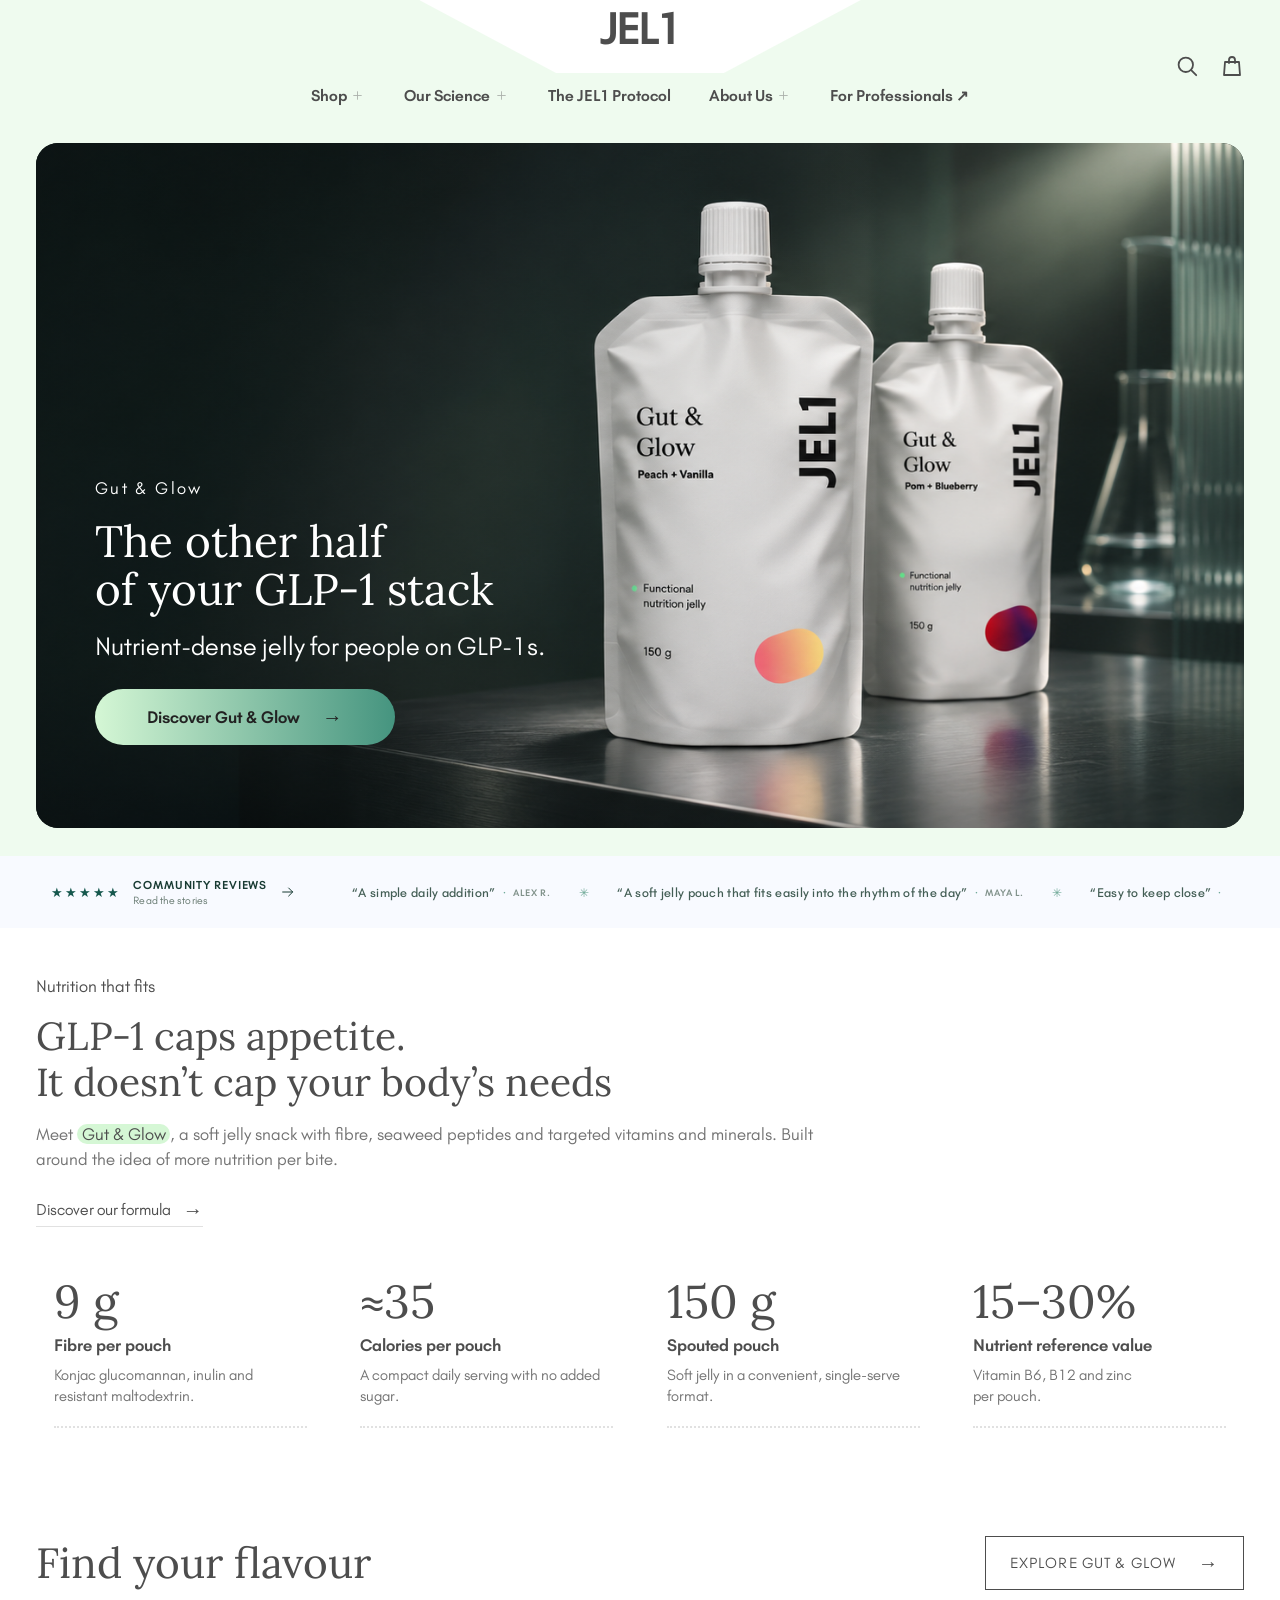
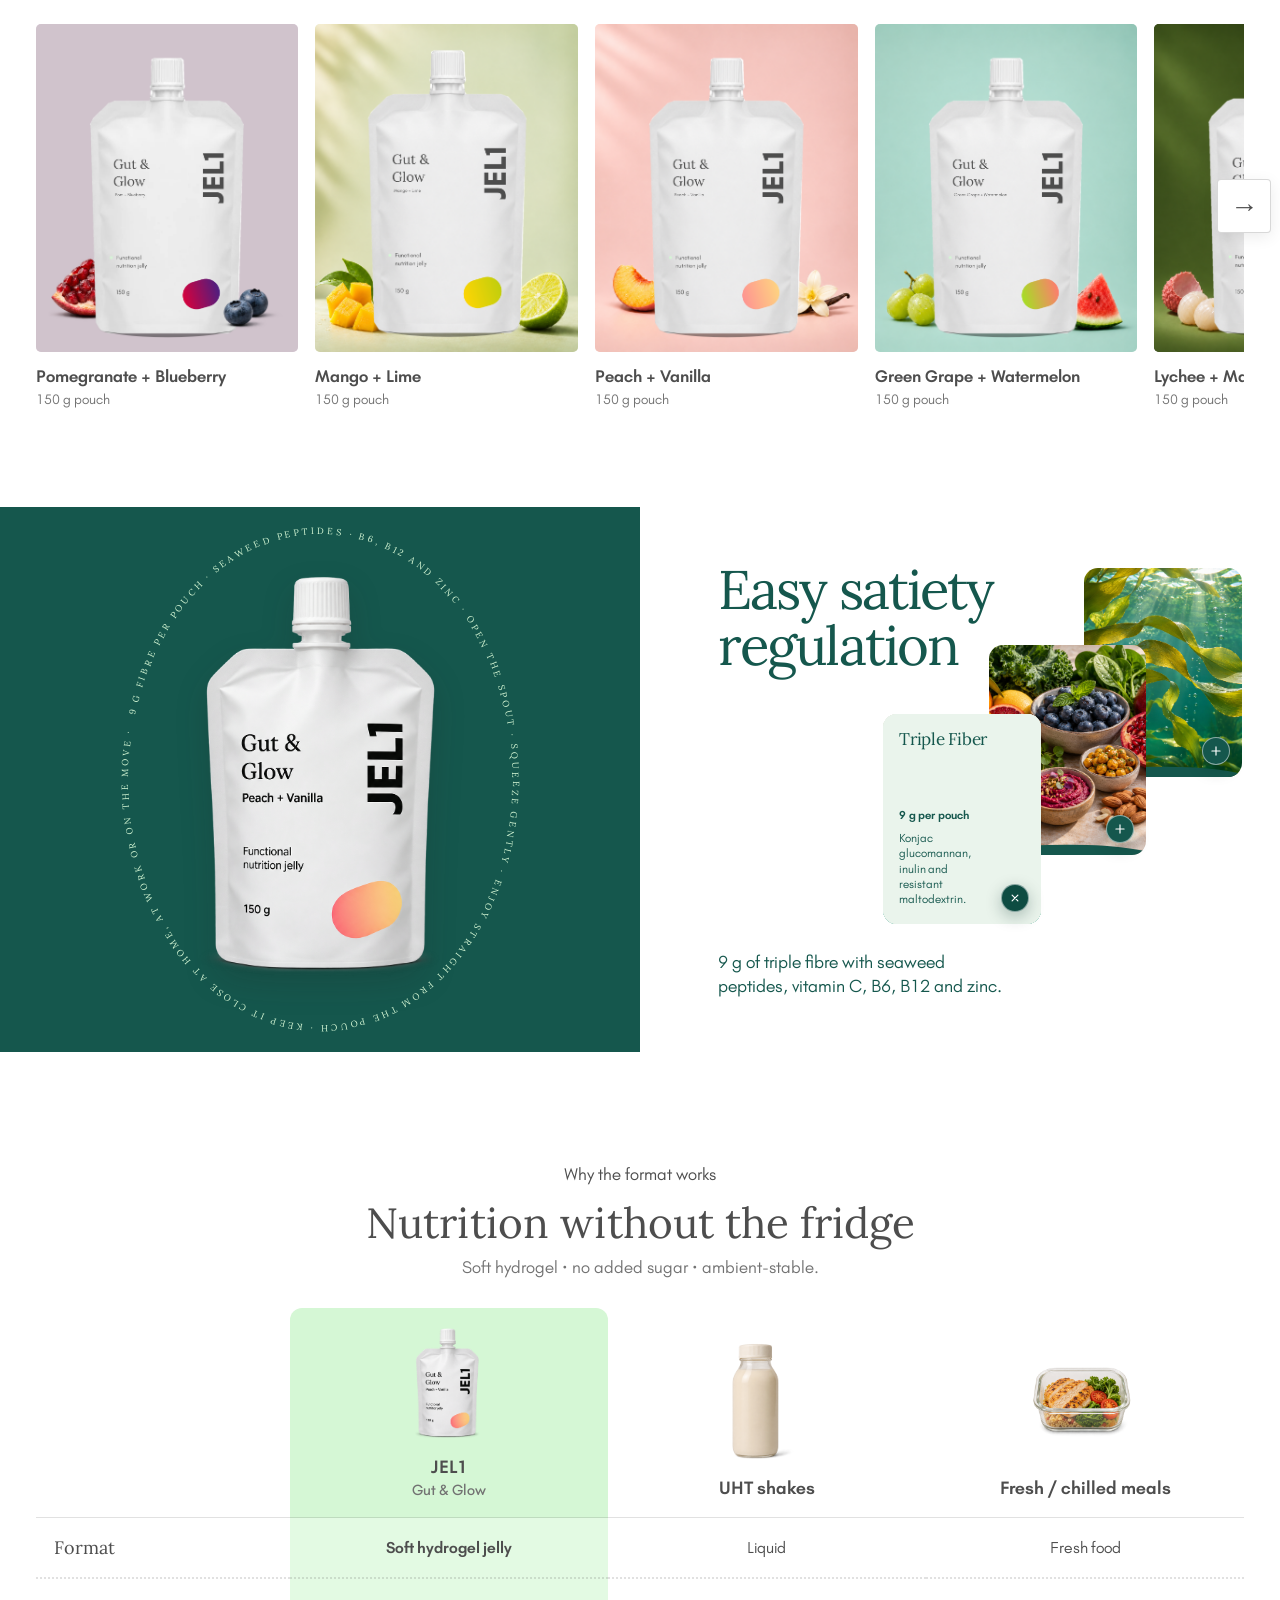
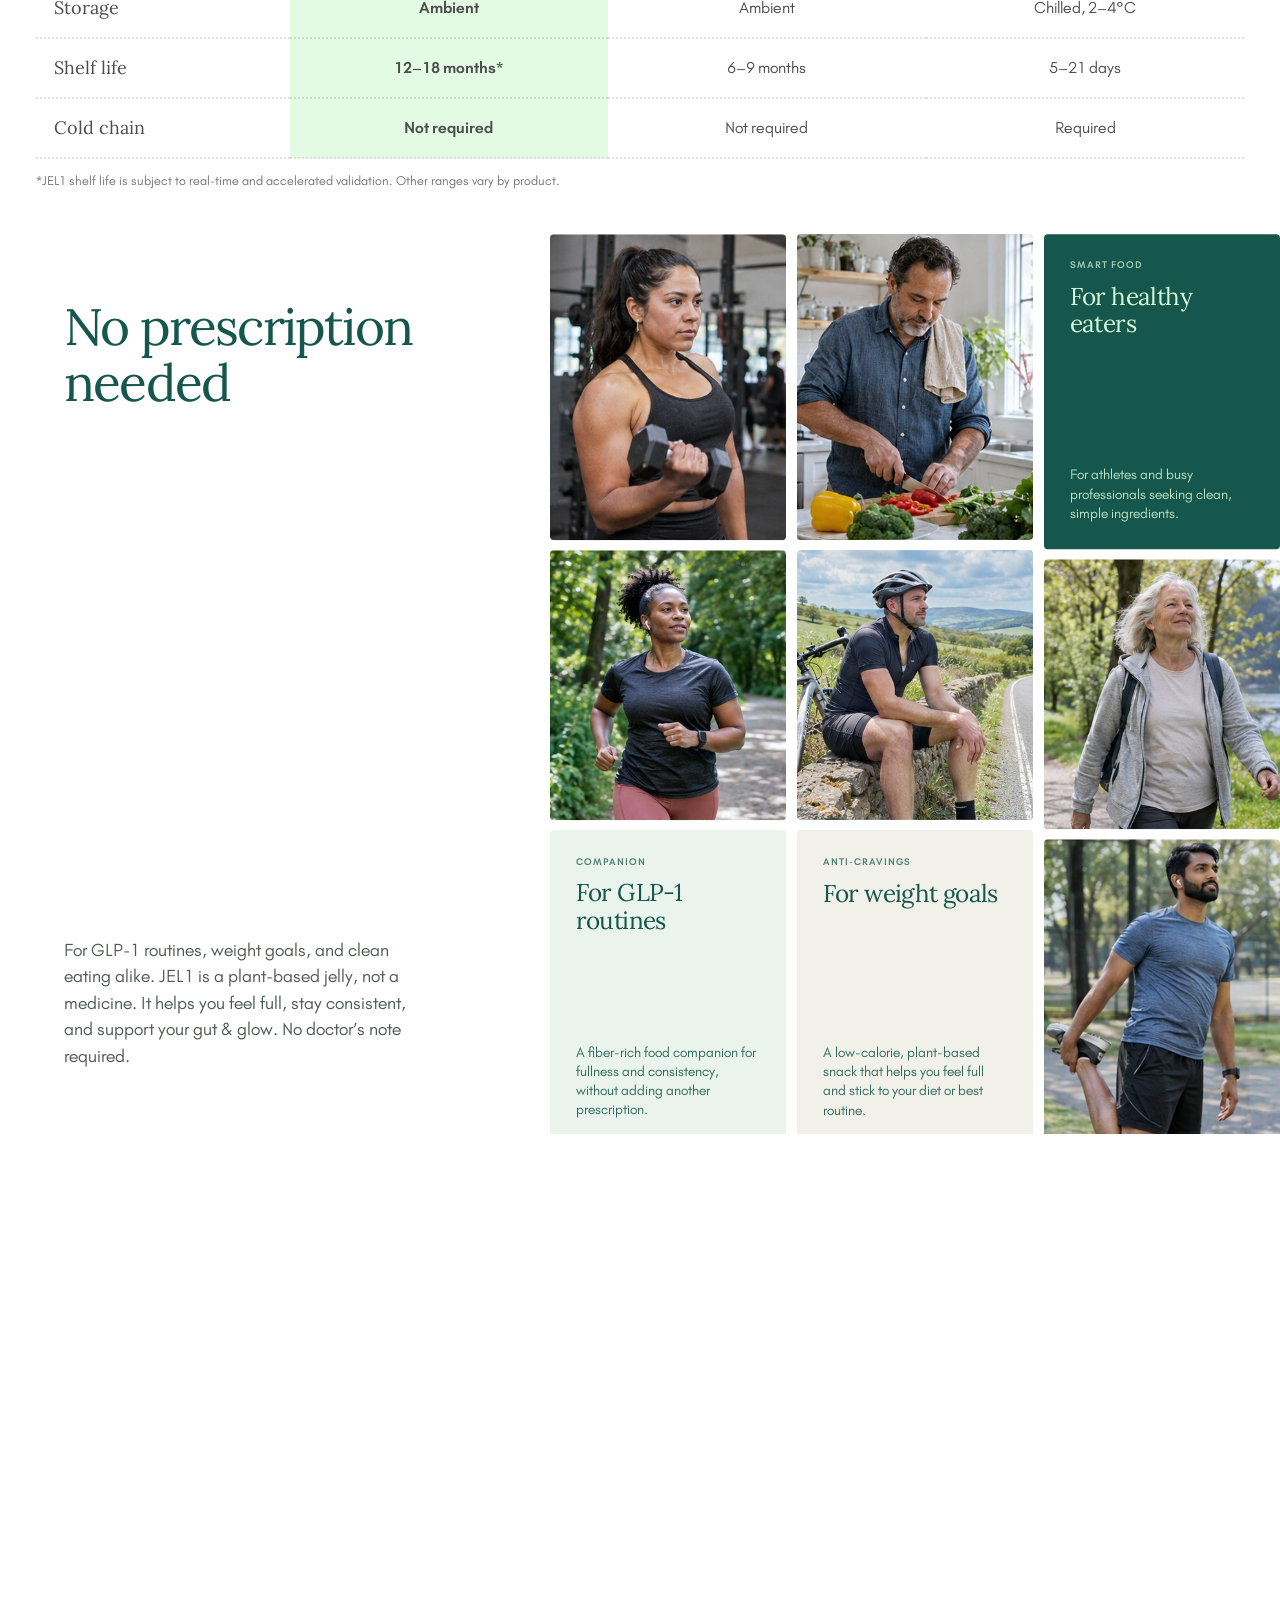
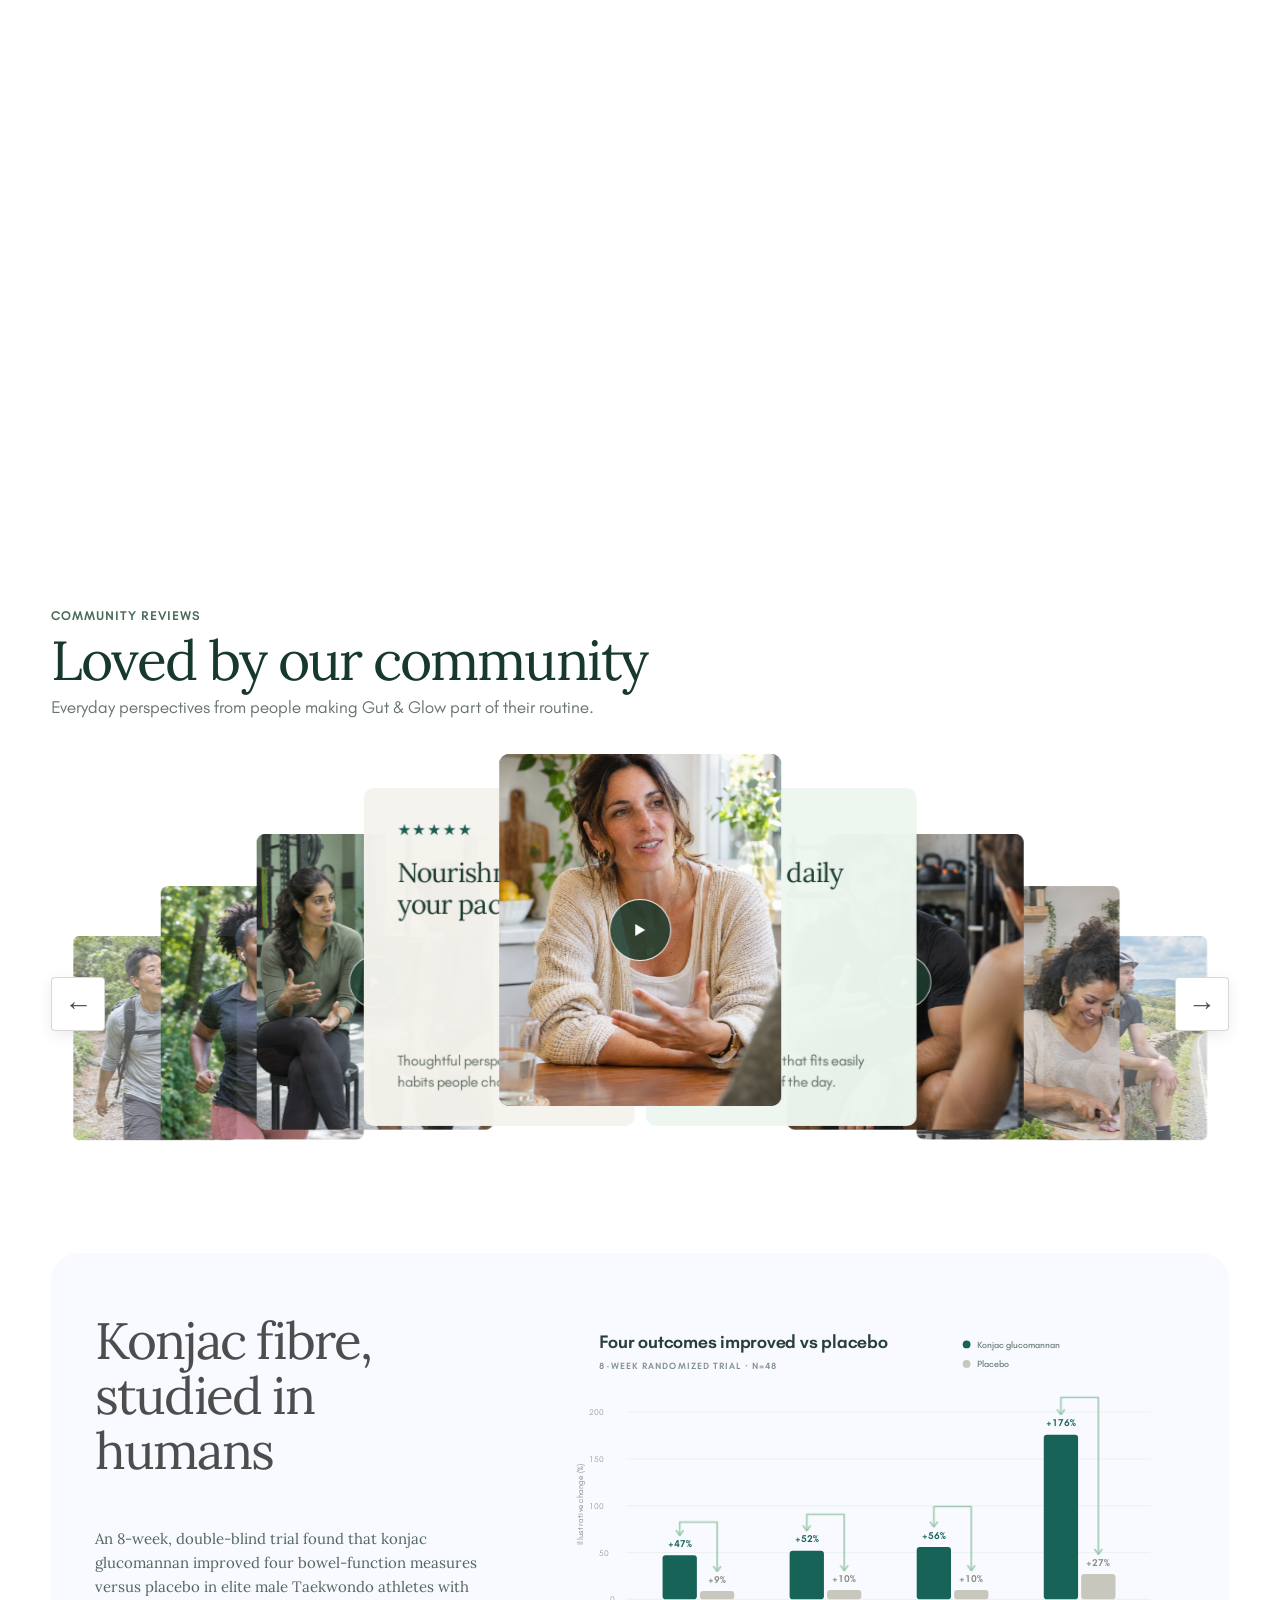
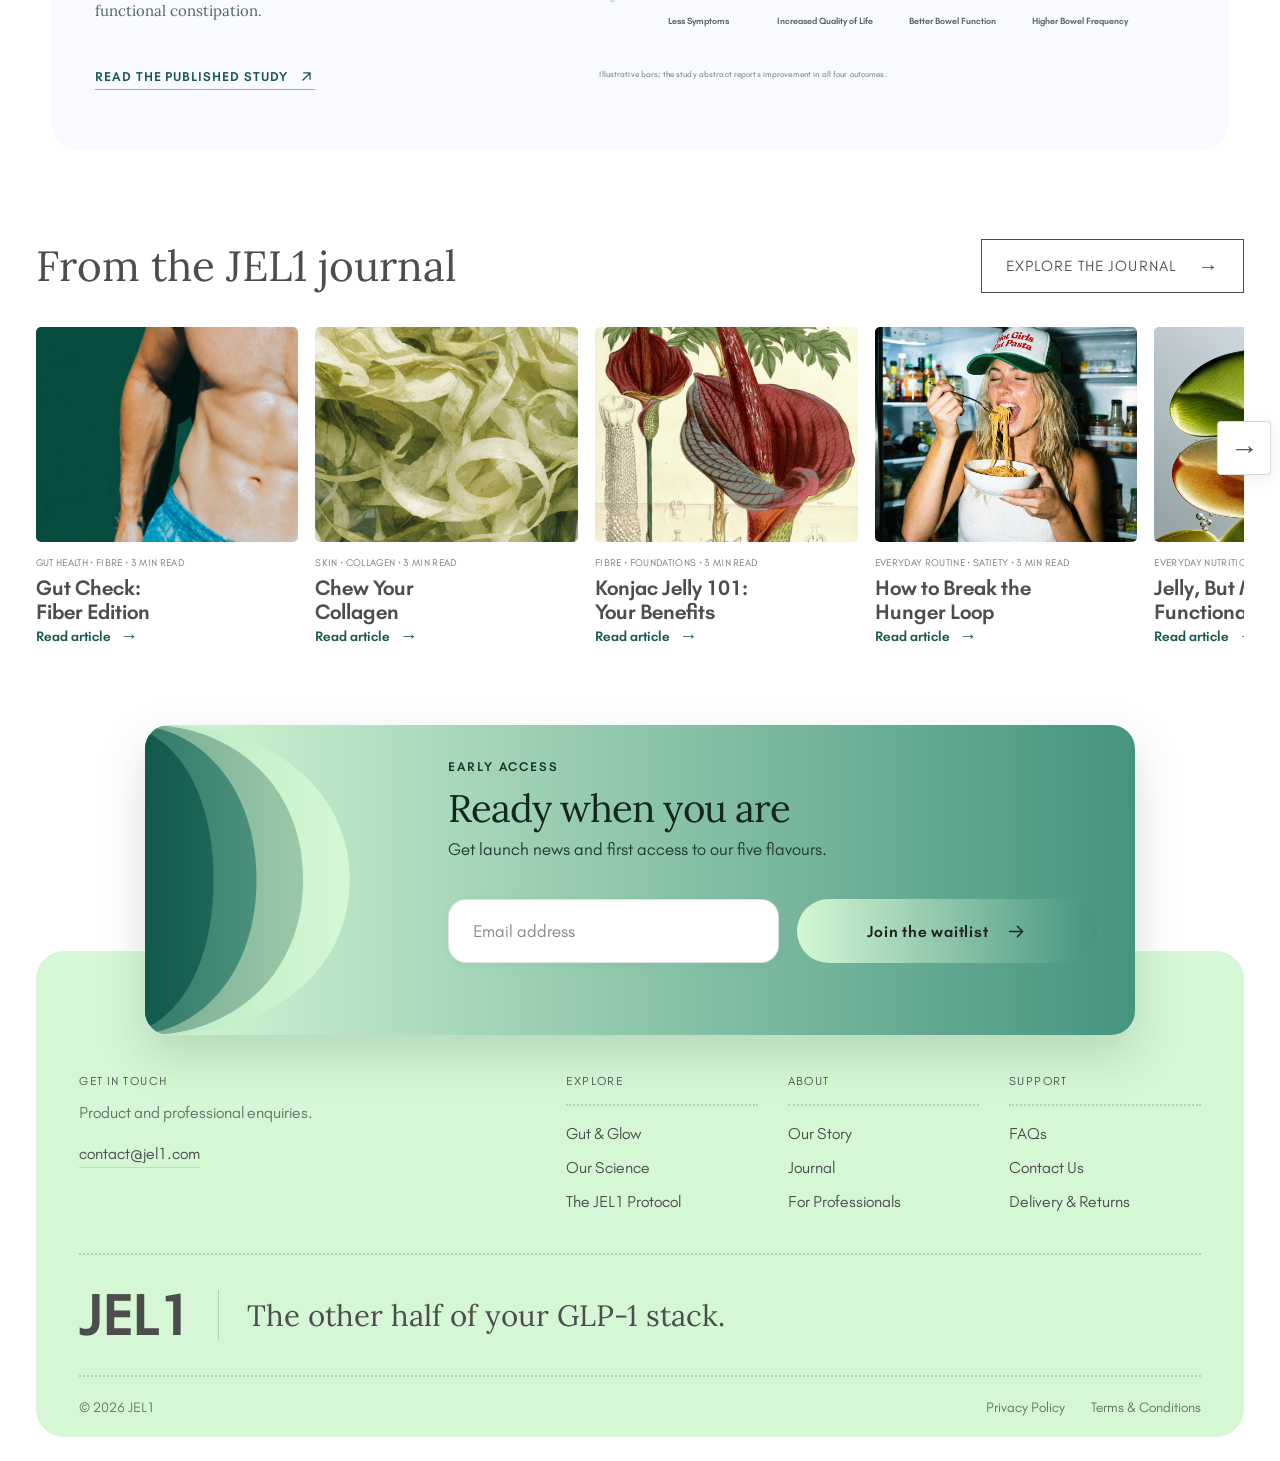
<file: index.html>
<!doctype html>
<html lang="en">
<head>
  <meta charset="utf-8">
  <meta name="viewport" content="width=device-width, initial-scale=1">
  <meta name="theme-color" content="#d5f7d5">
  <meta name="description" content="Meet Gut & Glow: a soft everyday jelly with fibre, seaweed peptides and targeted vitamins. Five delicious flavours, ready when you are.">
  <title>JEL1 Gut &amp; Glow | Everyday Nutrition, Reimagined</title>
  <link rel="preconnect" href="https://fonts.googleapis.com">
  <link rel="preconnect" href="https://fonts.gstatic.com" crossorigin>
  <link href="https://fonts.googleapis.com/css2?family=Lora:wght@400;500&display=swap" rel="stylesheet">
  <link rel="preload" href="fonts/glacial-indifference-regular.woff2" as="font" type="font/woff2" crossorigin>
  <link rel="icon" type="image/png" href="images/jel1-favicon.png">
  <link rel="stylesheet" href="styles.css">
  <script src="script.js" defer></script>
</head>
<body>
  <div class="hero-area">
  <header class="site-header" id="top">
    <a class="wordmark" href="#top" aria-label="JEL1 home">JEL1</a>
    <div class="header-actions">
      <button class="icon-button" type="button" id="search-toggle" aria-label="Open search" aria-expanded="false"><svg viewBox="0 0 24 24"><circle cx="10.8" cy="10.8" r="7.2"/><path d="m16.2 16.2 5 5"/></svg></button>
      <a class="icon-button" href="#collection" aria-label="Shop Gut and Glow"><svg viewBox="0 0 24 24"><path d="M5 8h14l1 13H4L5 8Z"/><path d="M9 9V6a3 3 0 0 1 6 0v3"/></svg></a>
      <button class="icon-button menu-toggle" type="button" id="menu-toggle" aria-label="Open menu" aria-expanded="false"><svg viewBox="0 0 24 24"><path d="M4 7h16M4 12h16M4 17h16"/></svg></button>
    </div>
    <nav class="main-nav" id="main-nav" aria-label="Main navigation">
      <div class="nav-entry has-mega">
        <div class="nav-entry-label"><a href="#collection">Shop</a><button class="nav-dropdown-toggle" type="button" aria-label="Open Shop menu" aria-expanded="false" aria-controls="mega-shop"><svg viewBox="0 0 24 24" aria-hidden="true"><path d="M12 5v14M5 12h14"/></svg></button></div>
        <div class="mega-menu" id="mega-shop" aria-label="Shop menu">
          <div class="mega-menu-copy"><p class="eyebrow">The collection</p><h3>Five flavours.<br>One easy ritual</h3><a class="text-link" href="#collection">Explore all flavours <svg viewBox="0 0 24 24" aria-hidden="true"><path d="M4 12h15M13 6l6 6-6 6"/></svg></a></div>
          <div class="mega-menu-links"><a href="#collection">Find your flavour <svg viewBox="0 0 24 24" aria-hidden="true"><path d="M4 12h15M13 6l6 6-6 6"/></svg></a><a href="#routine">What’s inside <svg viewBox="0 0 24 24" aria-hidden="true"><path d="M4 12h15M13 6l6 6-6 6"/></svg></a><a href="#routine">The daily protocol <svg viewBox="0 0 24 24" aria-hidden="true"><path d="M4 12h15M13 6l6 6-6 6"/></svg></a></div>
          <a class="mega-feature" href="#collection"><img src="images/hover-peach-vanilla.jpg" alt="Peach and vanilla flavour notes"><span class="eyebrow">Featured flavour</span><strong>Peach + Vanilla</strong><span class="mega-feature-link">Discover Gut &amp; Glow <svg viewBox="0 0 24 24" aria-hidden="true"><path d="M7 17 17 7M8 7h9v9"/></svg></span></a>
        </div>
      </div>
      <div class="nav-entry has-mega">
        <div class="nav-entry-label"><a href="#science">Our Science</a><button class="nav-dropdown-toggle" type="button" aria-label="Open Our Science menu" aria-expanded="false" aria-controls="mega-science"><svg viewBox="0 0 24 24" aria-hidden="true"><path d="M12 5v14M5 12h14"/></svg></button></div>
        <div class="mega-menu" id="mega-science" aria-label="Our Science menu">
          <div class="mega-menu-copy"><p class="eyebrow">A closer look</p><h3>Nutrition built around<br>a smaller appetite</h3><a class="text-link" href="#science">Why every bite matters <svg viewBox="0 0 24 24" aria-hidden="true"><path d="M4 12h15M13 6l6 6-6 6"/></svg></a></div>
          <div class="mega-menu-links"><a href="#science">The GLP-1 nutrition gap <svg viewBox="0 0 24 24" aria-hidden="true"><path d="M4 12h15M13 6l6 6-6 6"/></svg></a><a href="#compare">Why the format works <svg viewBox="0 0 24 24" aria-hidden="true"><path d="M4 12h15M13 6l6 6-6 6"/></svg></a><a href="#research">Konjac research <svg viewBox="0 0 24 24" aria-hidden="true"><path d="M4 12h15M13 6l6 6-6 6"/></svg></a></div>
          <a class="mega-feature" href="#research"><img src="images/konjac-research.png" alt="Conceptual image of translucent konjac hydrogel"><span class="eyebrow">Research spotlight</span><strong>Konjac fibre, up close</strong><span class="mega-feature-link">Read the evidence <svg viewBox="0 0 24 24" aria-hidden="true"><path d="M7 17 17 7M8 7h9v9"/></svg></span></a>
        </div>
      </div>
      <a href="#routine">The JEL1 Protocol</a>
      <div class="nav-entry has-mega">
        <div class="nav-entry-label"><a href="#science">About Us</a><button class="nav-dropdown-toggle" type="button" aria-label="Open About Us menu" aria-expanded="false" aria-controls="mega-about"><svg viewBox="0 0 24 24" aria-hidden="true"><path d="M12 5v14M5 12h14"/></svg></button></div>
        <div class="mega-menu" id="mega-about" aria-label="About Us menu">
          <div class="mega-menu-copy"><p class="eyebrow">Meet JEL1</p><h3>Made for the life<br>you’re already living</h3><a class="text-link" href="#science">Our point of view <svg viewBox="0 0 24 24" aria-hidden="true"><path d="M4 12h15M13 6l6 6-6 6"/></svg></a></div>
          <div class="mega-menu-links"><a href="#routine">Everyday routine <svg viewBox="0 0 24 24" aria-hidden="true"><path d="M4 12h15M13 6l6 6-6 6"/></svg></a><a href="#journal">The JEL1 journal <svg viewBox="0 0 24 24" aria-hidden="true"><path d="M4 12h15M13 6l6 6-6 6"/></svg></a><a href="#contact">Contact the team <svg viewBox="0 0 24 24" aria-hidden="true"><path d="M4 12h15M13 6l6 6-6 6"/></svg></a></div>
          <a class="mega-feature" href="#routine"><img src="images/everyday-lifestyle.png" alt="Gut &amp; Glow in a relaxed everyday setting"><span class="eyebrow">Nutrition that fits</span><strong>At home. At work. On the go.</strong><span class="mega-feature-link">See the routine <svg viewBox="0 0 24 24" aria-hidden="true"><path d="M7 17 17 7M8 7h9v9"/></svg></span></a>
        </div>
      </div>
      <a href="#contact">For Professionals <span>↗</span></a>
    </nav>
    <form class="search-panel" id="search-panel" role="search" hidden>
      <label for="site-search">Search JEL1</label><input id="site-search" type="search" placeholder="Try flavours, fibre or routine"><button class="icon-button" type="submit" aria-label="Search"><svg viewBox="0 0 24 24"><circle cx="10.8" cy="10.8" r="7.2"/><path d="m16.2 16.2 5 5"/></svg></button>
    </form>
  </header>

  <main>
    <section class="hero page-frame" aria-labelledby="hero-title">
      <div class="hero-image" role="img" aria-label="Gut & Glow pouches in a softly lit product studio"></div>
      <div class="hero-copy">
        <p class="eyebrow">Gut &amp; Glow</p>
        <h1 id="hero-title">The other half<br>of your GLP-1 stack</h1>
        <p class="hero-subtitle">Nutrient-dense jelly for people on GLP-1s.</p>
        <a class="button button-dark" href="#collection">Discover Gut &amp; Glow <span>→</span></a>
      </div>
    </section>
  </div>

    <div class="brand-marquee review-marquee" aria-label="Community reviews">
      <a class="review-marquee-static" href="#community">
        <span class="review-marquee-stars" aria-hidden="true">★★★★★</span>
        <span class="review-marquee-label"><strong>Community reviews</strong><small>Read the stories</small></span>
        <svg viewBox="0 0 24 24" aria-hidden="true"><path d="M4 12h15M13 6l6 6-6 6"/></svg>
      </a>
      <div class="review-marquee-window" aria-hidden="true">
        <div class="review-marquee-track">
          <!-- Demo bylines; replace with approved reviewer names before publishing. -->
          <div class="review-marquee-group"><span>“A simple daily addition” <small class="review-marquee-author">Alex R.</small></span><i>✳</i><span>“A soft jelly pouch that fits easily into the rhythm of the day” <small class="review-marquee-author">Maya L.</small></span><i>✳</i><span>“Easy to keep close” <small class="review-marquee-author">Sam T.</small></span><i>✳</i><span>“Ready to enjoy at home, at work or when the day takes you out” <small class="review-marquee-author">Jordan M.</small></span><i>✳</i><span>“A routine you can return to” <small class="review-marquee-author">Noah K.</small></span><i>✳</i><span>“Small everyday choices that feel simple to keep up” <small class="review-marquee-author">Taylor P.</small></span><i>✳</i></div>
          <div class="review-marquee-group"><span>“A simple daily addition” <small class="review-marquee-author">Alex R.</small></span><i>✳</i><span>“A soft jelly pouch that fits easily into the rhythm of the day” <small class="review-marquee-author">Maya L.</small></span><i>✳</i><span>“Easy to keep close” <small class="review-marquee-author">Sam T.</small></span><i>✳</i><span>“Ready to enjoy at home, at work or when the day takes you out” <small class="review-marquee-author">Jordan M.</small></span><i>✳</i><span>“A routine you can return to” <small class="review-marquee-author">Noah K.</small></span><i>✳</i><span>“Small everyday choices that feel simple to keep up” <small class="review-marquee-author">Taylor P.</small></span><i>✳</i></div>
        </div>
      </div>
    </div>

    <section class="intro section-pad" id="science">
      <div class="intro-copy">
        <p class="eyebrow">Nutrition that fits</p>
        <h2>GLP-1 caps appetite.<br>It doesn’t cap your body’s needs</h2>
        <p class="intro-description">Meet <em>Gut &amp; Glow</em>, a soft jelly snack with fibre, seaweed peptides and targeted vitamins and minerals. Built around the idea of more nutrition per bite.</p>
        <a class="text-link" href="#routine">Discover our formula <span>→</span></a>
      </div>
      <div class="stats">
        <article><strong>9 g</strong><span>Fibre per pouch</span><p>Konjac glucomannan, inulin and resistant maltodextrin.</p></article>
        <article><strong>≈35</strong><span>Calories per pouch</span><p>A compact daily serving with no added sugar.</p></article>
        <article><strong>150 g</strong><span>Spouted pouch</span><p>Soft jelly in a convenient, single-serve format.</p></article>
        <article><strong>15–30%</strong><span>Nutrient reference value</span><p>Vitamin B6, B12 and zinc<br class="stat-break"> per pouch.</p></article>
      </div>
    </section>

    <!-- Formula map section temporarily hidden as requested.
    <section class="formula section-pad" id="formula" aria-labelledby="formula-title">
      <div class="formula-world-stage">
        <div class="formula-map" role="img" aria-label="Aerial view of a green river delta and waterways">
          <div class="formula-map-copy">
            <h2 id="formula-title">OUR<br><span>FORMULA</span></h2>
            <p>Nutrition, considered from the inside out.<br>Three complementary parts, brought together in a soft jelly pouch.</p>
          </div>
        </div>
        <svg class="formula-callouts" viewBox="0 0 1000 640" preserveAspectRatio="none" aria-hidden="true">
          <path class="callout-fibre" d="M330 176 C365 176 366 118 390 118" />
          <circle class="callout-end" cx="390" cy="118" r="4" />
          <path class="callout-seaweed" d="M257 509 C310 509 370 425 503 432" />
          <circle class="callout-end" cx="503" cy="432" r="4" />
          <path class="callout-micro" d="M502 553 C580 555 635 498 736 502" />
          <circle class="callout-end" cx="736" cy="502" r="4" />
        </svg>
        <div class="ingredient-cards">
          <article class="ingredient-card ingredient-card-fibre">
            <h3>FIBRE</h3>
            <img src="images/ingredient-konjac.jpg" alt="Konjac roots and konjac jelly strands">
            <div class="ingredient-card-copy"><strong>9 g per pouch</strong><p>Konjac glucomannan · Inulin · Resistant maltodextrin</p></div>
          </article>
          <article class="ingredient-card ingredient-card-seaweed">
            <h3>SKIN &amp; STRUCTURE</h3>
            <img src="images/ingredient-seaweed.jpg" alt="Seaweed growing beneath clear blue water">
            <div class="ingredient-card-copy"><strong>Seaweed peptides</strong><p>With vitamin C and zinc</p></div>
          </article>
          <article class="ingredient-card ingredient-card-micro">
            <h3>MICRONUTRIENTS</h3>
            <img src="images/ingredient-micronutrients.jpg" alt="A colourful selection of fruit, berries, seeds and nuts">
            <div class="ingredient-card-copy"><strong>B6 · B12 · Zinc</strong><p>15 to 30% nutrient reference value per pouch</p></div>
          </article>
        </div>
      </div>
    </section>
    -->



    <section class="collection section-pad" id="collection">
      <div class="section-heading collection-heading">
        <div><h2>Find your flavour</h2></div>
        <a class="button button-outline" href="#routine">Explore Gut &amp; Glow <span>→</span></a>
      </div>
      <div class="flavour-slider">
        <button class="flavour-slider-arrow flavour-prev" id="flavour-prev" type="button" aria-label="Previous flavours" hidden><span aria-hidden="true">←</span></button>
        <div class="flavour-grid" id="flavour-track" aria-label="Gut and Glow flavours" tabindex="0">
          <article class="flavour-card">
            <a class="flavour-image berry" href="#routine" aria-label="Discover Pomegranate and Blueberry">
              <img class="flavour-main" src="images/flavour-pom-blueberry-designer.png" alt="JEL1 Gut and Glow Pomegranate + Blueberry pouch">
              <img class="flavour-hover" src="images/hover-pomegranate-blueberry.jpg" alt="" aria-hidden="true">
              <span class="flavour-hover-copy"><strong>Pomegranate + Blueberry</strong><span>Bright pomegranate. Deep berry.</span></span>
            </a>
            <div class="flavour-meta"><h3>Pomegranate + Blueberry</h3><p>150 g pouch</p></div>
          </article>
          <article class="flavour-card">
            <a class="flavour-image mango" href="#routine" aria-label="Discover Mango and Lime">
              <img class="flavour-main" src="images/flavour-mango-lime-designer.png" alt="JEL1 Gut and Glow Mango + Lime pouch">
              <img class="flavour-hover" src="images/hover-mango-lime.jpg" alt="" aria-hidden="true">
              <span class="flavour-hover-copy"><strong>Mango + Lime</strong><span>Sun-ripened mango. A citrus lift.</span></span>
            </a>
            <div class="flavour-meta"><h3>Mango + Lime</h3><p>150 g pouch</p></div>
          </article>
          <article class="flavour-card">
            <a class="flavour-image peach" href="#routine" aria-label="Discover Peach and Vanilla">
              <img class="flavour-main" src="images/flavour-peach-vanilla-designer.png" alt="JEL1 Gut and Glow Peach + Vanilla pouch">
              <img class="flavour-hover" src="images/hover-peach-vanilla.jpg" alt="" aria-hidden="true">
              <span class="flavour-hover-copy"><strong>Peach + Vanilla</strong><span>Soft peach. Smooth vanilla.</span></span>
            </a>
            <div class="flavour-meta"><h3>Peach + Vanilla</h3><p>150 g pouch</p></div>
          </article>
          <article class="flavour-card">
            <a class="flavour-image grape" href="#routine" aria-label="Discover Green Grape and Watermelon">
              <img class="flavour-main" src="images/flavour-green-grape-watermelon-designer.png" alt="JEL1 Gut and Glow Green Grape + Watermelon pouch">
              <img class="flavour-hover" src="images/hover-green-grape-watermelon.jpg" alt="" aria-hidden="true">
              <span class="flavour-hover-copy"><strong>Green Grape + Watermelon</strong><span>Juicy grape. Fresh watermelon.</span></span>
            </a>
            <div class="flavour-meta"><h3>Green Grape + Watermelon</h3><p>150 g pouch</p></div>
          </article>
          <article class="flavour-card">
            <a class="flavour-image lychee" href="#routine" aria-label="Discover Lychee and Matcha">
              <img class="flavour-main" src="images/flavour-lychee-matcha-designer.png" alt="JEL1 Gut and Glow Lychee + Matcha pouch">
              <img class="flavour-hover" src="images/hover-lychee-matcha.jpg" alt="" aria-hidden="true">
              <span class="flavour-hover-copy"><strong>Lychee + Matcha</strong><span>Floral lychee. Earthy matcha.</span></span>
            </a>
            <div class="flavour-meta"><h3>Lychee + Matcha</h3><p>150 g pouch</p></div>
          </article>
        </div>
        <button class="flavour-slider-arrow flavour-next" id="flavour-next" type="button" aria-label="Next flavours"><span aria-hidden="true">→</span></button>
      </div>
    </section>

    <section class="routine protocol-section section-pad" id="routine" aria-labelledby="protocol-title">
      <div class="protocol-panel">
        <div class="protocol-product-panel">
          <svg class="protocol-ring" viewBox="0 0 480 600" aria-hidden="true">
            <defs><path id="protocol-ring-path" d="M 240,300 m -235,0 a 235,300 0 1,1 470,0 a 235,300 0 1,1 -470,0" /></defs>
            <text class="protocol-ring-fallback"><textPath href="#protocol-ring-path" textLength="1687" lengthAdjust="spacing">9 G FIBRE PER POUCH · SEAWEED PEPTIDES · B6, B12 AND ZINC · OPEN THE SPOUT · SQUEEZE GENTLY · ENJOY STRAIGHT FROM THE POUCH · KEEP IT CLOSE AT HOME, AT WORK OR ON THE MOVE ·</textPath></text>
            <g class="protocol-ring-letters" aria-hidden="true"></g>
          </svg>
          <img class="protocol-pouch" src="images/formula-pouch.png" alt="Gut &amp; Glow Peach + Vanilla pouch">
        </div>
        <div class="protocol-copy">
          <h2 id="protocol-title">Easy satiety<br>regulation</h2>
          <div class="protocol-ingredient-grid" aria-label="Explore the ingredients">
            <figure class="protocol-ingredient-card ingredient-fibre is-open">
              <img src="images/ingredient-konjac-premium.jpg" alt="Konjac fibre noodles and sliced konjac root">
              <button class="ingredient-reveal-toggle" type="button" aria-label="Hide Triple Fiber details" data-close-label="Hide Triple Fiber details" aria-expanded="true" aria-controls="ingredient-reveal-fibre"><svg viewBox="0 0 24 24" aria-hidden="true"><path d="M12 5v14M5 12h14"/></svg></button>
              <div class="ingredient-reveal" id="ingredient-reveal-fibre" aria-hidden="false">
                <div class="ingredient-reveal-surface" aria-hidden="true"></div>
                <svg class="ingredient-wave ingredient-wave-back" viewBox="0 0 100 100" preserveAspectRatio="none" aria-hidden="true"><path d="M0 17 C14 8 29 14 43 17 S74 21 100 12 L100 25 C77 32 62 27 44 27 S15 25 0 33Z"/></svg>
                <svg class="ingredient-wave ingredient-wave-middle" viewBox="0 0 100 100" preserveAspectRatio="none" aria-hidden="true"><path d="M0 9 C16 2 30 7 45 10 S76 13 100 5 L100 17 C78 24 63 20 46 20 S16 19 0 26Z"/></svg>
                <svg class="ingredient-wave ingredient-wave-front" viewBox="0 0 100 100" preserveAspectRatio="none" aria-hidden="true"><path d="M0 2 C18 -3 31 2 48 4 S77 7 100 0 L100 9 C79 16 64 12 47 13 S16 12 0 19Z"/></svg>
                <div class="ingredient-reveal-copy">
                  <h3>Triple Fiber</h3>
                  <div class="ingredient-reveal-detail">
                    <p class="ingredient-reveal-stat">9 g per pouch</p>
                    <p class="ingredient-reveal-description">Konjac glucomannan, inulin and resistant maltodextrin.</p>
                  </div>
                </div>
              </div>
            </figure>
            <figure class="protocol-ingredient-card ingredient-micro">
              <img src="images/ingredient-micronutrients-premium.jpg" alt="Berries, seeds and nuts representing everyday micronutrients">
              <button class="ingredient-reveal-toggle" type="button" aria-label="Show micronutrient details" data-close-label="Hide micronutrient details" aria-expanded="false" aria-controls="ingredient-reveal-micro"><svg viewBox="0 0 24 24" aria-hidden="true"><path d="M12 5v14M5 12h14"/></svg></button>
              <div class="ingredient-reveal" id="ingredient-reveal-micro" aria-hidden="true">
                <div class="ingredient-reveal-surface" aria-hidden="true"></div>
                <svg class="ingredient-wave ingredient-wave-back" viewBox="0 0 100 100" preserveAspectRatio="none" aria-hidden="true"><path d="M0 17 C14 8 29 14 43 17 S74 21 100 12 L100 25 C77 32 62 27 44 27 S15 25 0 33Z"/></svg>
                <svg class="ingredient-wave ingredient-wave-middle" viewBox="0 0 100 100" preserveAspectRatio="none" aria-hidden="true"><path d="M0 9 C16 2 30 7 45 10 S76 13 100 5 L100 17 C78 24 63 20 46 20 S16 19 0 26Z"/></svg>
                <svg class="ingredient-wave ingredient-wave-front" viewBox="0 0 100 100" preserveAspectRatio="none" aria-hidden="true"><path d="M0 2 C18 -3 31 2 48 4 S77 7 100 0 L100 9 C79 16 64 12 47 13 S16 12 0 19Z"/></svg>
                <div class="ingredient-reveal-copy">
                  <h3>Micronutrients</h3>
                  <div class="ingredient-reveal-detail">
                    <p class="ingredient-reveal-stat">B6 · B12 · Zinc</p>
                    <p class="ingredient-reveal-description">15 to 30% of the nutrient reference value per pouch.</p>
                  </div>
                </div>
              </div>
            </figure>
            <figure class="protocol-ingredient-card ingredient-peptides">
              <img src="images/ingredient-seaweed-premium.jpg" alt="Golden seaweed fronds underwater">
              <button class="ingredient-reveal-toggle" type="button" aria-label="Show seaweed peptide details" data-close-label="Hide seaweed peptide details" aria-expanded="false" aria-controls="ingredient-reveal-peptides"><svg viewBox="0 0 24 24" aria-hidden="true"><path d="M12 5v14M5 12h14"/></svg></button>
              <div class="ingredient-reveal" id="ingredient-reveal-peptides" aria-hidden="true">
                <div class="ingredient-reveal-surface" aria-hidden="true"></div>
                <svg class="ingredient-wave ingredient-wave-back" viewBox="0 0 100 100" preserveAspectRatio="none" aria-hidden="true"><path d="M0 17 C14 8 29 14 43 17 S74 21 100 12 L100 25 C77 32 62 27 44 27 S15 25 0 33Z"/></svg>
                <svg class="ingredient-wave ingredient-wave-middle" viewBox="0 0 100 100" preserveAspectRatio="none" aria-hidden="true"><path d="M0 9 C16 2 30 7 45 10 S76 13 100 5 L100 17 C78 24 63 20 46 20 S16 19 0 26Z"/></svg>
                <svg class="ingredient-wave ingredient-wave-front" viewBox="0 0 100 100" preserveAspectRatio="none" aria-hidden="true"><path d="M0 2 C18 -3 31 2 48 4 S77 7 100 0 L100 9 C79 16 64 12 47 13 S16 12 0 19Z"/></svg>
                <div class="ingredient-reveal-copy">
                  <h3>Seaweed peptides</h3>
                  <div class="ingredient-reveal-detail">
                    <p class="ingredient-reveal-stat">With vitamin C and zinc</p>
                    <p class="ingredient-reveal-description">Supports collagen production.</p>
                  </div>
                </div>
              </div>
            </figure>
          </div>
          <p>9 g of triple fibre with seaweed peptides, vitamin C, B6, B12 and zinc.</p>
        </div>
      </div>
    </section>

    <section class="comparison section-pad" id="compare">
      <div class="section-heading"><p class="eyebrow">Why the format works</p><h2>Nutrition without the fridge</h2><p>Soft hydrogel · no added sugar · ambient-stable.</p></div>
      <div class="table-scroll"><table>
        <thead><tr><th><span class="sr-only">Format comparison</span></th><th class="featured"><img src="images/comparison-jel1.png" alt=""><b>JEL1</b><span>Gut &amp; Glow</span></th><th><img src="images/comparison-shake.png" alt=""><b>UHT shakes</b></th><th><img src="images/comparison-meal.png" alt=""><b>Fresh / chilled meals</b></th></tr></thead>
        <tbody><tr><th>Format</th><td class="featured">Soft hydrogel jelly</td><td>Liquid</td><td>Fresh food</td></tr><tr><th>Storage</th><td class="featured">Ambient</td><td>Ambient</td><td>Chilled, 2–4°C</td></tr><tr><th>Shelf life</th><td class="featured">12–18 months*</td><td>6–9 months</td><td>5–21 days</td></tr><tr><th>Cold chain</th><td class="featured">Not required</td><td>Not required</td><td>Required</td></tr></tbody>
      </table></div>
      <p class="table-note">*JEL1 shelf life is subject to real-time and accelerated validation. Other ranges vary by product.</p>
    </section>

    <section class="audience section-pad" id="audience" aria-labelledby="audience-title">
      <div class="audience-stage">
        <div class="audience-copy">
          <h2 id="audience-title">No prescription needed</h2>
          <p>For GLP-1 routines, weight goals, and clean eating alike. JEL1 is a plant-based jelly, not a medicine. It helps you feel full, stay consistent, and support your gut &amp; glow. No doctor’s note required.</p>
        </div>
        <div class="audience-gallery" aria-label="People across active, everyday routines">
          <div class="audience-column" data-direction="down">
            <div class="audience-column-track">
              <figure class="audience-tile"><img src="images/audience-runner.jpg" alt="Woman jogging on a leafy path"></figure>
              <article class="audience-tile audience-copy-tile audience-copy-tile--mint">
                <div class="audience-card-top"><p class="audience-card-eyebrow">Companion</p><h3>For GLP-1 routines</h3></div>
                <p class="audience-card-description">A fiber-rich food companion for fullness and consistency, without adding another prescription.</p>
              </article>
              <figure class="audience-tile"><img src="images/audience-yoga.jpg" alt="Woman stretching at home"></figure>
              <figure class="audience-tile"><img src="images/audience-strength.jpg" alt="Woman strength training at a gym"></figure>
            </div>
          </div>
          <div class="audience-column" data-direction="up">
            <div class="audience-column-track">
              <figure class="audience-tile"><img src="images/audience-cooking.jpg" alt="Man preparing vegetables in his kitchen"></figure>
              <figure class="audience-tile"><img src="images/audience-cycling.jpg" alt="Cyclist taking a break on a country road"></figure>
              <article class="audience-tile audience-copy-tile audience-copy-tile--ivory">
                <div class="audience-card-top"><p class="audience-card-eyebrow">Anti-Cravings</p><h3>For weight goals</h3></div>
                <p class="audience-card-description">A low-calorie, plant-based snack that helps you feel full and stick to your diet or best routine.</p>
              </article>
              <figure class="audience-tile"><img src="images/audience-hiking.jpg" alt="Man hiking on a green trail"></figure>
            </div>
          </div>
          <div class="audience-column" data-direction="down">
            <div class="audience-column-track">
              <figure class="audience-tile"><img src="images/audience-walking.jpg" alt="Older woman walking beside a lake"></figure>
              <figure class="audience-tile"><img src="images/audience-stretching.jpg" alt="Runner stretching outdoors after a run"></figure>
              <figure class="audience-tile"><img src="images/audience-couple-cooking.jpg" alt="Couple cooking a meal together"></figure>
              <article class="audience-tile audience-copy-tile audience-copy-tile--forest">
                <div class="audience-card-top"><p class="audience-card-eyebrow">Smart Food</p><h3>For healthy eaters</h3></div>
                <p class="audience-card-description">For athletes and busy professionals seeking clean, simple ingredients.</p>
              </article>
            </div>
          </div>
        </div>
        <div class="audience-mobile-cards" aria-label="Who Gut &amp; Glow is for">
          <article class="audience-mobile-card audience-mobile-card--mint"><p class="audience-card-eyebrow">Companion</p><h3>For GLP-1 routines</h3><p>A fiber-rich food companion for fullness and consistency, without adding another prescription.</p></article>
          <article class="audience-mobile-card audience-mobile-card--ivory"><p class="audience-card-eyebrow">Anti-Cravings</p><h3>For weight goals</h3><p>A low-calorie, plant-based snack that helps you feel full and stick to your diet or best routine.</p></article>
          <article class="audience-mobile-card audience-mobile-card--forest"><p class="audience-card-eyebrow">Smart Food</p><h3>For healthy eaters</h3><p>For athletes and busy professionals seeking clean, simple ingredients.</p></article>
        </div>
      </div>
    </section>

    <section class="expert-insights section-pad" id="community" aria-labelledby="community-title">
      <div class="expert-heading">
        <div><p class="eyebrow">Community reviews</p><h2 id="community-title">Loved by our community</h2><p>Everyday perspectives from people making Gut &amp; Glow part of their routine.</p></div>
      </div>
      <div class="expert-carousel">
        <div class="expert-controls" aria-label="Community review controls">
          <button class="flavour-slider-arrow expert-prev" type="button" aria-label="Previous community reviews"><span aria-hidden="true">←</span></button>
          <button class="flavour-slider-arrow expert-next" type="button" aria-label="Next community reviews"><span aria-hidden="true">→</span></button>
        </div>
        <div class="expert-rail" id="expert-track" tabindex="0" aria-label="Gut &amp; Glow community reviews">
          <article class="expert-card expert-video-card" aria-label="Dietitian conversation">
            <div class="expert-poster"><img src="images/expert-dietitian-conversation.jpg" alt="Dietitian speaking with a client during a nutrition conversation"><span class="expert-play" aria-hidden="true"><svg viewBox="0 0 24 24"><path d="m9 6 10 6-10 6z" /></svg></span></div>
          </article>
          <article class="expert-card expert-copy-card expert-copy-mint"><div class="community-review-stars" aria-hidden="true">★★★★★</div><h3>A simple daily addition</h3><p>A soft jelly pouch that fits easily into the rhythm of the day.</p></article>
          <article class="expert-card expert-video-card" aria-label="Sports nutrition conversation">
            <div class="expert-poster"><img src="images/expert-sports-conversation.jpg" alt="Sports nutrition expert talking with an athlete at a training studio"><span class="expert-play" aria-hidden="true"><svg viewBox="0 0 24 24"><path d="m9 6 10 6-10 6z" /></svg></span></div>
          </article>
          <article class="expert-card expert-image-card" aria-label="Everyday nourishment">
            <img src="images/audience-couple-cooking.jpg" alt="Couple preparing a colourful meal together at home">
          </article>
          <article class="expert-card expert-image-card" aria-label="Active everyday routine">
            <img src="images/audience-cycling.jpg" alt="Cyclist taking a break beside a country road">
          </article>
          <article class="expert-card expert-copy-card"><div class="community-review-stars" aria-hidden="true">★★★★★</div><h3>Easy to keep close</h3><p>Ready to enjoy at home, at work or when the day takes you out.</p></article>
          <article class="expert-card expert-video-card" aria-label="Nutrition counselling conversation">
            <div class="expert-poster"><img src="images/expert-dietitian-two.jpg" alt="Dietitian sharing practical nutrition advice in a one-to-one conversation"><span class="expert-play" aria-hidden="true"><svg viewBox="0 0 24 24"><path d="m9 6 10 6-10 6z" /></svg></span></div>
          </article>
          <article class="expert-card expert-copy-card expert-copy-mint"><div class="community-review-stars" aria-hidden="true">★★★★★</div><h3>A routine you can return to</h3><p>Small everyday choices that feel simple to keep up.</p></article>
          <article class="expert-card expert-image-card" aria-label="Time outdoors">
            <img src="images/audience-hiking.jpg" alt="Hiker walking along a green forest trail">
          </article>
          <article class="expert-card expert-image-card" aria-label="Movement in the fresh air">
            <img src="images/audience-runner.jpg" alt="Runner moving through a leafy park">
          </article>
          <article class="expert-card expert-video-card" aria-label="Sports nutrition coaching conversation">
            <div class="expert-poster"><img src="images/expert-sports-two.jpg" alt="Sports nutrition coach discussing recovery with a recreational runner"><span class="expert-play" aria-hidden="true"><svg viewBox="0 0 24 24"><path d="m9 6 10 6-10 6z" /></svg></span></div>
          </article>
          <article class="expert-card expert-copy-card"><div class="community-review-stars" aria-hidden="true">★★★★★</div><h3>Nourishment at your pace</h3><p>Thoughtful perspectives on the habits people choose to return to.</p></article>
        </div>
      </div>
    </section>


    <!-- Expert section temporarily hidden; restore by removing these comment markers.
    <section class="expert-feature section-pad" id="expert-insights" aria-labelledby="expert-feature-title">
      <div class="expert-feature-inner">
        <div class="expert-feature-copy">
          <h2 id="expert-feature-title">Nutrition, explored<br>with experts</h2>
          <div class="expert-feature-quote-wrap" aria-live="polite" aria-atomic="true">
            <p class="eyebrow">An expert perspective</p>
            <blockquote class="expert-feature-quote" id="expert-feature-quote">“Nutrition support works best when it fits real life.”</blockquote>
            <p class="expert-feature-quote-note">Thoughts on practical, everyday nutrition.</p>
          </div>
          <div class="expert-feature-navigation" role="group" aria-label="Expert insight slides">
            <button class="expert-feature-arrow expert-feature-prev" type="button" aria-label="Previous expert insight"><span aria-hidden="true">←</span></button>
            <div class="expert-feature-pagination" role="group" aria-label="Choose an expert insight">
              <button class="expert-feature-page is-active" type="button" aria-label="Show expert insight 1" aria-current="true"></button>
              <button class="expert-feature-page" type="button" aria-label="Show expert insight 2"></button>
              <button class="expert-feature-page" type="button" aria-label="Show expert insight 3"></button>
              <button class="expert-feature-page" type="button" aria-label="Show expert insight 4"></button>
              <button class="expert-feature-page" type="button" aria-label="Show expert insight 5"></button>
            </div>
            <button class="expert-feature-arrow expert-feature-next" type="button" aria-label="Next expert insight"><span aria-hidden="true">→</span></button>
          </div>
        </div>
        <div class="expert-feature-media">
          <div class="expert-feature-gallery" aria-label="Nutrition professionals in conversation">
            <figure class="expert-feature-image" data-position="center"><img src="images/expert-view-dietitian-consult.jpg" alt="A dietitian listening to a client during a nutrition consultation"></figure>
            <figure class="expert-feature-image" data-position="right"><img src="images/expert-view-sports-coach.jpg" alt="A sports nutrition coach talking with an athlete after training"></figure>
            <figure class="expert-feature-image" data-position="off-right"><img src="images/expert-view-client-consult.jpg" alt="A nutrition professional discussing everyday food choices with a client"></figure>
            <figure class="expert-feature-image" data-position="off-left"><img src="images/expert-view-dietitian-notes.jpg" alt="A dietitian reviewing a meal plan with a client"></figure>
            <figure class="expert-feature-image" data-position="left"><img src="images/expert-view-nutrition-conversation.jpg" alt="A nutrition professional sharing practical advice in conversation"></figure>
          </div>
        </div>
      </div>
    </section>
    -->

    <section class="research section-pad" id="research">
      <div class="research-panel">
        <div class="research-feature">
          <div class="research-copy">
            <h2><span>Konjac fibre,</span><span>studied in humans</span></h2>
            <div class="research-bottom">
              <p class="research-lead">An 8-week, double-blind trial found that konjac glucomannan improved four bowel-function measures versus placebo in elite male Taekwondo athletes with functional constipation.</p>
              <a class="research-link" href="https://pubmed.ncbi.nlm.nih.gov/41117955/" target="_blank" rel="noopener">Read the published study <svg viewBox="0 0 24 24" aria-hidden="true"><path d="M7 17 17 7M8 7h9v9"/></svg></a>
            </div>
          </div>
          <figure class="research-visual research-chart-visual" aria-label="Trial outcomes compared with placebo">
            <svg class="research-outcomes-chart" viewBox="0 0 800 500" role="img" aria-labelledby="outcomes-title outcomes-description">
              <title id="outcomes-title">Four outcomes improved versus placebo</title>
              <desc id="outcomes-description">An illustrative chart based on the attached concept. Its bar heights and percentages are not exact effect sizes from the paper. The eight-week randomized trial abstract reports significant improvement in constipation symptoms, quality of life, bowel movement frequency and bowel function.</desc>
              <text class="chart-title" x="48" y="52">Four outcomes improved vs placebo</text>
              <text class="chart-subtitle" x="48" y="80">8-WEEK RANDOMIZED TRIAL  ·  N=48</text>
              <g class="chart-legend" transform="translate(515 48)">
                <circle cx="4" cy="0" r="5" class="legend-konjac"/><text x="17" y="4">Konjac glucomannan</text>
                <circle cx="4" cy="25" r="5" class="legend-placebo"/><text x="17" y="29">Placebo</text>
              </g>
              <text class="chart-axis-label" transform="translate(27 305) rotate(-90)">Illustrative change (%)</text>
              <g class="chart-gridlines" aria-hidden="true">
                <line x1="82" y1="375" x2="755" y2="375"/><line x1="82" y1="315" x2="755" y2="315"/>
                <line x1="82" y1="255" x2="755" y2="255"/><line x1="82" y1="195" x2="755" y2="195"/>
                <line x1="82" y1="135" x2="755" y2="135"/>
                <text x="68" y="379">0</text><text x="60" y="319">50</text><text x="54" y="259">100</text>
                <text x="54" y="199">150</text><text x="54" y="139">200</text>
              </g>
              <g class="chart-bars">
                <rect class="research-bar konjac-bar" x="129" y="318.6" width="44" height="56.4" rx="4"/><rect class="research-bar placebo-bar" x="177" y="364.2" width="44" height="10.8" rx="4"/>
                <rect class="research-bar konjac-bar" x="292" y="312.6" width="44" height="62.4" rx="4"/><rect class="research-bar placebo-bar" x="340" y="363" width="44" height="12" rx="4"/>
                <rect class="research-bar konjac-bar" x="455" y="307.8" width="44" height="67.2" rx="4"/><rect class="research-bar placebo-bar" x="503" y="363" width="44" height="12" rx="4"/>
                <rect class="research-bar konjac-bar" x="618" y="163.8" width="44" height="211.2" rx="4"/><rect class="research-bar placebo-bar" x="666" y="342.6" width="44" height="32.4" rx="4"/>
              </g>
              <g class="chart-comparison-arrows" aria-hidden="true">
                <g class="chart-comparison-group arrow-one">
                  <path class="chart-comparison-bracket" pathLength="1" d="M151 293 V276 H199 V339"/>
                  <path class="chart-comparison-head" pathLength="1" d="M146.5 287 L151 293 L155.5 287"/>
                  <path class="chart-comparison-head" pathLength="1" d="M194.5 333 L199 339 L203.5 333"/>
                </g>
                <g class="chart-comparison-group arrow-two">
                  <path class="chart-comparison-bracket" pathLength="1" d="M314 287 V266 H362 V338"/>
                  <path class="chart-comparison-head" pathLength="1" d="M309.5 281 L314 287 L318.5 281"/>
                  <path class="chart-comparison-head" pathLength="1" d="M357.5 332 L362 338 L366.5 332"/>
                </g>
                <g class="chart-comparison-group arrow-three">
                  <path class="chart-comparison-bracket" pathLength="1" d="M477 282 V256 H525 V338"/>
                  <path class="chart-comparison-head" pathLength="1" d="M472.5 276 L477 282 L481.5 276"/>
                  <path class="chart-comparison-head" pathLength="1" d="M520.5 332 L525 338 L529.5 332"/>
                </g>
                <g class="chart-comparison-group arrow-four">
                  <path class="chart-comparison-bracket" pathLength="1" d="M640 138 V116 H688 V317"/>
                  <path class="chart-comparison-head" pathLength="1" d="M635.5 132 L640 138 L644.5 132"/>
                  <path class="chart-comparison-head" pathLength="1" d="M683.5 311 L688 317 L692.5 311"/>
                </g>
              </g>
              <g class="chart-value-labels">
                <rect class="chart-value-mask" x="131" y="294" width="40" height="17" rx="2"/><text class="chart-value chart-value-konjac" x="151" y="308">+47%</text>
                <rect class="chart-value-mask" x="179" y="340" width="40" height="17" rx="2"/><text class="chart-value chart-value-placebo" x="199" y="354">+9%</text>
                <rect class="chart-value-mask" x="294" y="288" width="40" height="17" rx="2"/><text class="chart-value chart-value-konjac" x="314" y="302">+52%</text>
                <rect class="chart-value-mask" x="342" y="339" width="40" height="17" rx="2"/><text class="chart-value chart-value-placebo" x="362" y="353">+10%</text>
                <rect class="chart-value-mask" x="457" y="283" width="40" height="17" rx="2"/><text class="chart-value chart-value-konjac" x="477" y="297">+56%</text>
                <rect class="chart-value-mask" x="505" y="339" width="40" height="17" rx="2"/><text class="chart-value chart-value-placebo" x="525" y="353">+10%</text>
                <rect class="chart-value-mask" x="616" y="139" width="48" height="17" rx="2"/><text class="chart-value chart-value-konjac" x="640" y="153">+176%</text>
                <rect class="chart-value-mask" x="668" y="318" width="40" height="17" rx="2"/><text class="chart-value chart-value-placebo" x="688" y="332">+27%</text>
              </g>
              <g class="chart-category-labels">
                <text x="175" y="407">Less Symptoms</text>
                <text x="338" y="407">Increased Quality of Life</text>
                <text x="501" y="407">Better Bowel Function</text>
                <text x="664" y="407">Higher Bowel Frequency</text>
              </g>
              <text class="chart-footnote" x="48" y="475">Illustrative bars; the study abstract reports improvement in all four outcomes.</text>
            </svg>
          </figure>
        </div>
      </div>
    </section>

    <section class="journal section-pad" id="journal">
      <div class="section-heading collection-heading journal-heading">
        <div><h2>From the JEL1 journal</h2></div>
        <a class="button button-outline" href="#journal">Explore the journal <span>→</span></a>
      </div>
      <div class="journal-slider">
        <button class="flavour-slider-arrow flavour-prev" id="journal-prev" type="button" aria-label="Previous articles" hidden><span aria-hidden="true">←</span></button>
        <div class="journal-grid" id="journal-track" aria-label="JEL1 journal articles" tabindex="0">
<article class="journal-card">
  <a class="journal-image" href="blog/gut-check-fiber-edition.html"><img src="images/journal-fibre-table.jpg" alt="A variety of fibre-rich greens, berries, legumes and seeds"></a>
  <p class="eyebrow">Gut health · Fibre · 3 min read</p>
  <h3><a href="blog/gut-check-fiber-edition.html">Gut Check:<br>Fiber Edition</a></h3>
  <a class="journal-read-link" href="blog/gut-check-fiber-edition.html">Read article <span aria-hidden="true">→</span></a>
</article>
<article class="journal-card">
  <a class="journal-image" href="blog/chew-your-collagen.html"><img src="images/journal-collagen-nutrients.jpg" alt="Peach, citrus, berries and seeds in a soft natural still life"></a>
  <p class="eyebrow">Skin · Collagen · 3 min read</p>
  <h3><a href="blog/chew-your-collagen.html">Chew Your<br>Collagen</a></h3>
  <a class="journal-read-link" href="blog/chew-your-collagen.html">Read article <span aria-hidden="true">→</span></a>
</article>
<article class="journal-card">
  <a class="journal-image" href="blog/konjac-jelly-101.html"><img src="images/journal-konjac-study.jpg" alt="Konjac root and translucent konjac noodles in a ceramic bowl"></a>
  <p class="eyebrow">Fibre · Foundations · 3 min read</p>
  <h3><a href="blog/konjac-jelly-101.html">Konjac Jelly 101:<br>Your Benefits</a></h3>
  <a class="journal-read-link" href="blog/konjac-jelly-101.html">Read article <span aria-hidden="true">→</span></a>
</article>
<article class="journal-card">
  <a class="journal-image" href="blog/how-to-break-the-hunger-loop.html"><img src="images/journal-afternoon-satiety.jpg" alt="A quiet afternoon snack being prepared in a home office"></a>
  <p class="eyebrow">Everyday routine · Satiety · 3 min read</p>
  <h3><a href="blog/how-to-break-the-hunger-loop.html">How to Break the<br>Hunger Loop</a></h3>
  <a class="journal-read-link" href="blog/how-to-break-the-hunger-loop.html">Read article <span aria-hidden="true">→</span></a>
</article>
<article class="journal-card">
  <a class="journal-image" href="blog/jelly-but-make-it-functional.html"><img src="images/journal-functional-jelly.jpg" alt="Translucent peach jelly cubes with fresh fruit and mint"></a>
  <p class="eyebrow">Everyday nutrition · Format · 3 min read</p>
  <h3><a href="blog/jelly-but-make-it-functional.html">Jelly, But Make It<br>Functional</a></h3>
  <a class="journal-read-link" href="blog/jelly-but-make-it-functional.html">Read article <span aria-hidden="true">→</span></a>
</article>
        </div>
        <button class="flavour-slider-arrow flavour-next" id="journal-next" type="button" aria-label="Next articles"><span aria-hidden="true">→</span></button>
      </div>
    </section>
  <section class="contact-cta section-pad" id="contact">
    <div class="contact-card">
      <img class="cta-oval-art" src="images/cta-oval-left.svg" alt="" aria-hidden="true">
      <div class="contact-content">
        <div class="contact-copy">
          <p class="eyebrow">Early access</p>
          <h2>Ready when you are</h2>
          <p>Get launch news and first access to our five flavours.</p>
        </div>
        <form class="waitlist-form" id="waitlist-form">
          <label class="sr-only" for="waitlist-email">Email address</label>
          <div class="waitlist-input-wrap">
            <input id="waitlist-email" name="email" type="email" autocomplete="email" placeholder="Email address" required>
            <button type="submit">Join the waitlist <svg viewBox="0 0 24 24" aria-hidden="true"><path d="M4 12h15M13 6l6 6-6 6"/></svg></button>
          </div>
          <p class="waitlist-note" id="waitlist-note" aria-live="polite"></p>
        </form>
      </div>
    </div>
  </section>
  </main>

  <footer class="footer section-pad" id="footer"><div class="footer-panel">
    <div class="footer-top"><div class="footer-contact"><p class="eyebrow">Get in touch</p><p>Product and professional enquiries.</p><a class="text-link" href="mailto:contact@jel1.com">contact@jel1.com</a></div>
      <nav class="footer-links" aria-label="Footer"><div><p class="eyebrow">Explore</p><a href="#collection">Gut &amp; Glow</a><a href="#research">Our Science</a><a href="#routine">The JEL1 Protocol</a></div><div><p class="eyebrow">About</p><a href="#research">Our Story</a><a href="#journal">Journal</a><a href="#contact">For Professionals</a></div><div><p class="eyebrow">Support</p><a href="#contact">FAQs</a><a href="#contact">Contact Us</a><a href="#contact">Delivery &amp; Returns</a></div></nav>
    </div><div class="footer-brand"><a href="#top" class="footer-wordmark">JEL1</a><span></span><p>The other half of your GLP-1 stack.</p></div><div class="footer-bottom"><span>© 2026 JEL1</span><a href="#footer">Privacy Policy</a><a href="#footer">Terms &amp; Conditions</a></div>
  </div></footer>
<a class="back-to-top" id="back-to-top" href="#top" aria-label="Back to top" title="Back to top">
  <svg viewBox="0 0 24 24" aria-hidden="true"><path d="M12 19V5M6 11l6-6 6 6"/></svg>
</a>
</body>
</html>
</file>
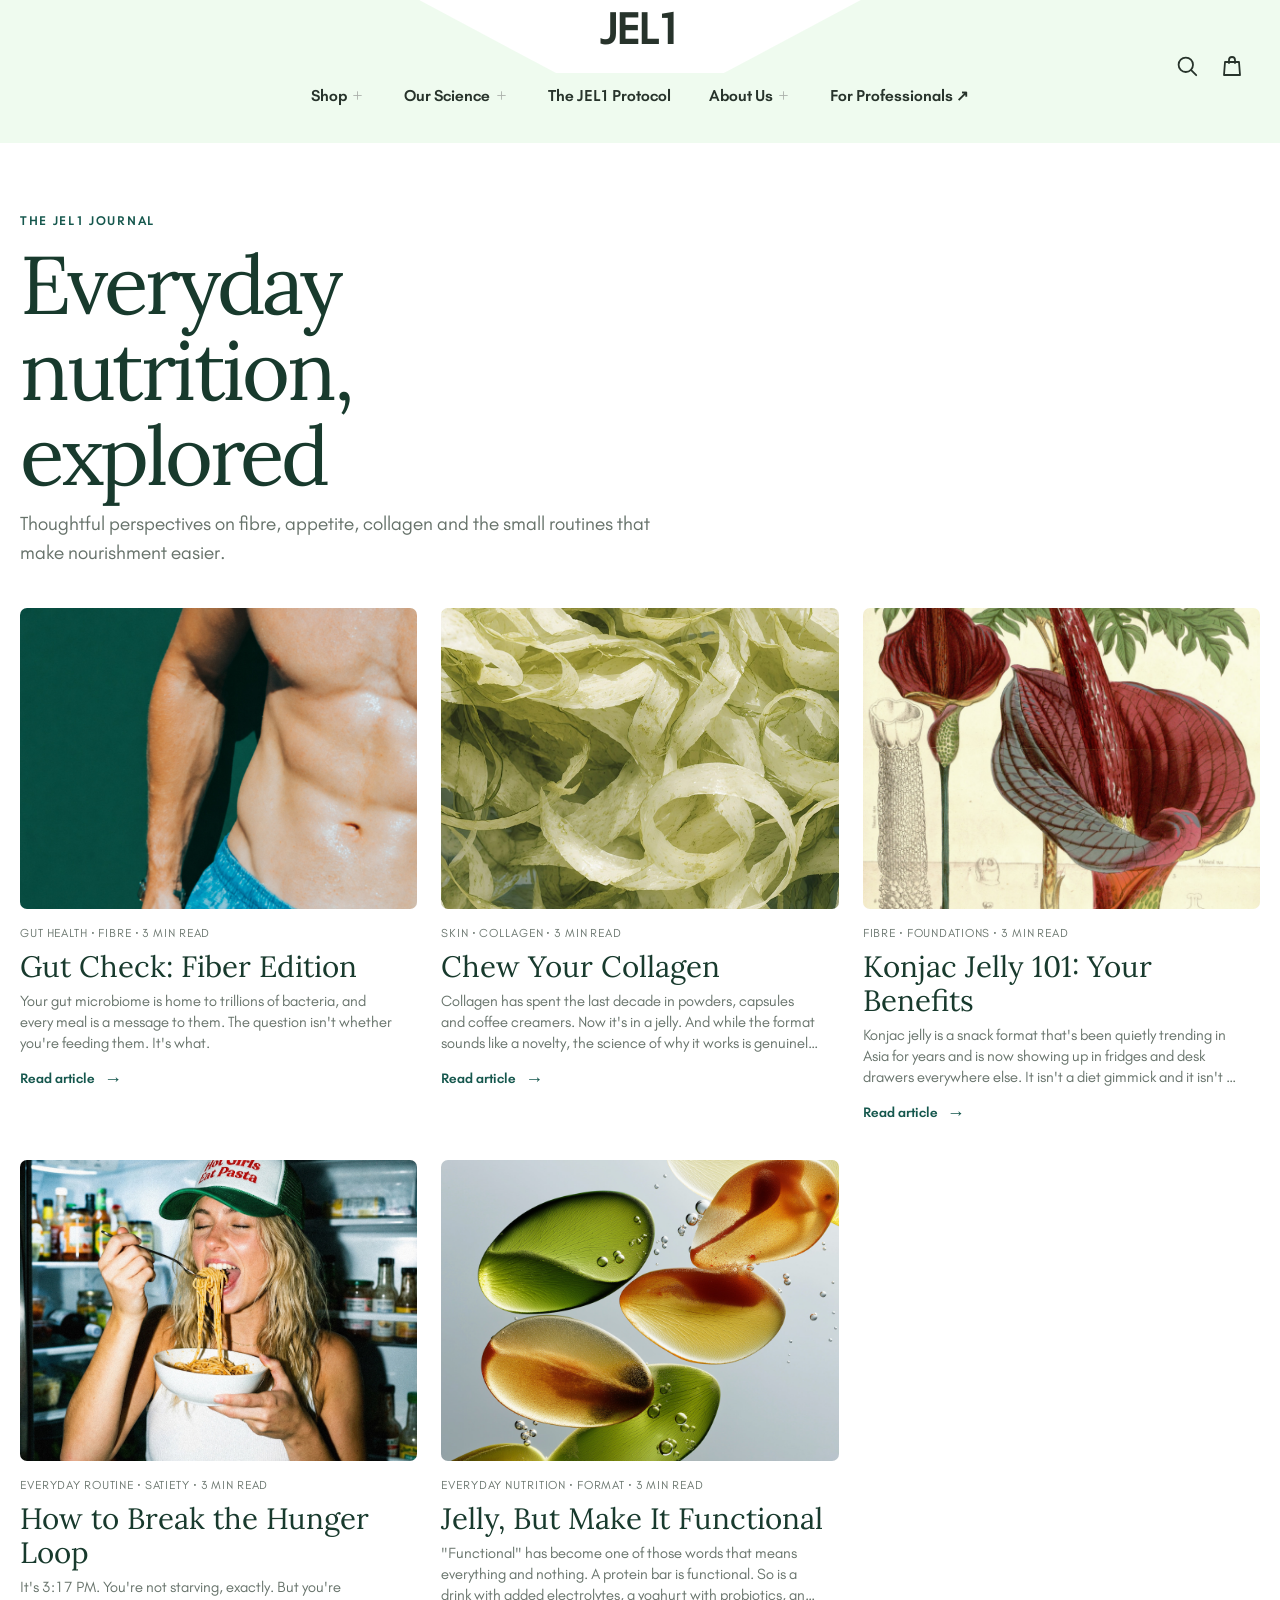
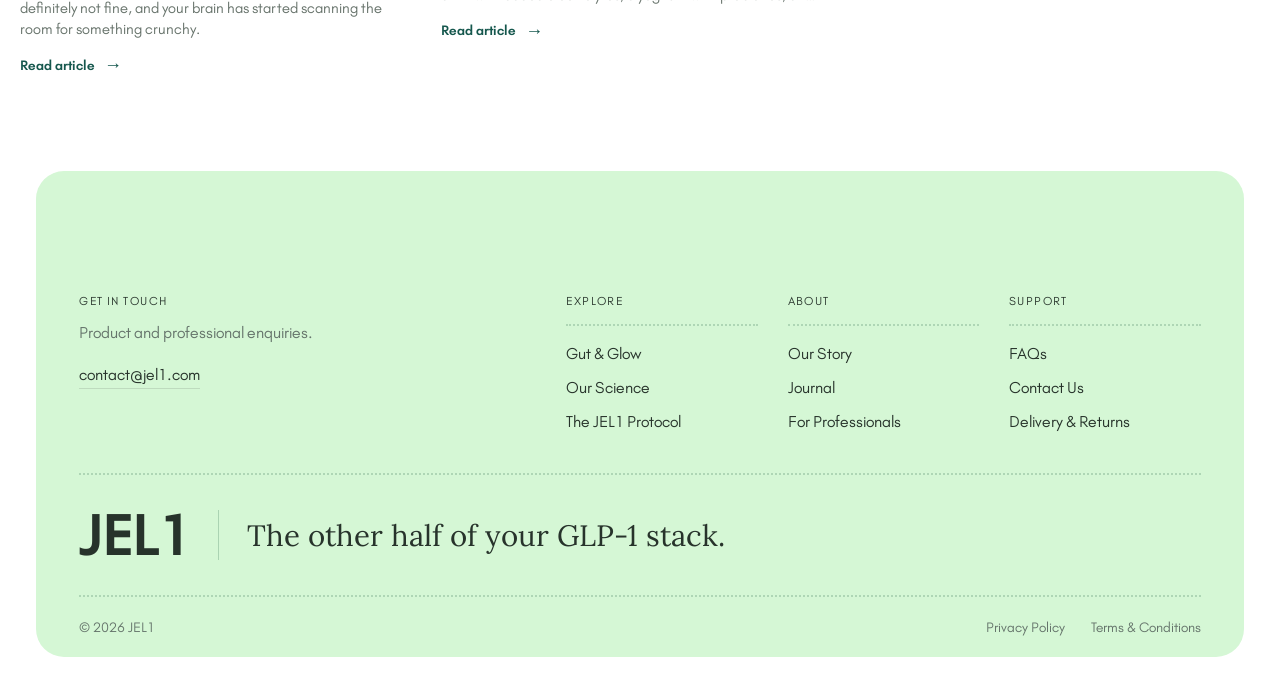
<file: blog/index.html>
<!doctype html>
<html lang="en"><head><meta charset="utf-8"><meta name="viewport" content="width=device-width, initial-scale=1"><title>JEL1 Journal | Everyday nutrition</title><link rel="preconnect" href="https://fonts.googleapis.com"><link rel="preconnect" href="https://fonts.gstatic.com" crossorigin><link href="https://fonts.googleapis.com/css2?family=Lora:wght@400;500&display=swap" rel="stylesheet"><link rel="icon" type="image/png" href="../images/jel1-favicon.png"><link rel="stylesheet" href="../styles.css"><script src="../script.js" defer></script></head>
<body class="blog-page"><div class="hero-area"><header class="site-header" id="top">
    <a class="wordmark" href="../index.html#top" aria-label="JEL1 home">JEL1</a>
    <div class="header-actions">
      <button class="icon-button" type="button" id="search-toggle" aria-label="Open search" aria-expanded="false"><svg viewBox="0 0 24 24"><circle cx="10.8" cy="10.8" r="7.2"/><path d="m16.2 16.2 5 5"/></svg></button>
      <a class="icon-button" href="../index.html#collection" aria-label="Shop Gut and Glow"><svg viewBox="0 0 24 24"><path d="M5 8h14l1 13H4L5 8Z"/><path d="M9 9V6a3 3 0 0 1 6 0v3"/></svg></a>
      <button class="icon-button menu-toggle" type="button" id="menu-toggle" aria-label="Open menu" aria-expanded="false"><svg viewBox="0 0 24 24"><path d="M4 7h16M4 12h16M4 17h16"/></svg></button>
    </div>
    <nav class="main-nav" id="main-nav" aria-label="Main navigation">
      <div class="nav-entry has-mega">
        <div class="nav-entry-label"><a href="../index.html#collection">Shop</a><button class="nav-dropdown-toggle" type="button" aria-label="Open Shop menu" aria-expanded="false" aria-controls="mega-shop"><svg viewBox="0 0 24 24" aria-hidden="true"><path d="M12 5v14M5 12h14"/></svg></button></div>
        <div class="mega-menu" id="mega-shop" aria-label="Shop menu">
          <div class="mega-menu-copy"><p class="eyebrow">The collection</p><h3>Five flavours.<br>One easy ritual</h3><a class="text-link" href="../index.html#collection">Explore all flavours <svg viewBox="0 0 24 24" aria-hidden="true"><path d="M4 12h15M13 6l6 6-6 6"/></svg></a></div>
          <div class="mega-menu-links"><a href="../index.html#collection">Find your flavour <svg viewBox="0 0 24 24" aria-hidden="true"><path d="M4 12h15M13 6l6 6-6 6"/></svg></a><a href="../index.html#routine">What’s inside <svg viewBox="0 0 24 24" aria-hidden="true"><path d="M4 12h15M13 6l6 6-6 6"/></svg></a><a href="../index.html#routine">The daily protocol <svg viewBox="0 0 24 24" aria-hidden="true"><path d="M4 12h15M13 6l6 6-6 6"/></svg></a></div>
          <a class="mega-feature" href="../index.html#collection"><img src="../images/hover-peach-vanilla.jpg" alt="Peach and vanilla flavour notes"><span class="eyebrow">Featured flavour</span><strong>Peach + Vanilla</strong><span class="mega-feature-link">Discover Gut &amp; Glow <svg viewBox="0 0 24 24" aria-hidden="true"><path d="M7 17 17 7M8 7h9v9"/></svg></span></a>
        </div>
      </div>
      <div class="nav-entry has-mega">
        <div class="nav-entry-label"><a href="../index.html#science">Our Science</a><button class="nav-dropdown-toggle" type="button" aria-label="Open Our Science menu" aria-expanded="false" aria-controls="mega-science"><svg viewBox="0 0 24 24" aria-hidden="true"><path d="M12 5v14M5 12h14"/></svg></button></div>
        <div class="mega-menu" id="mega-science" aria-label="Our Science menu">
          <div class="mega-menu-copy"><p class="eyebrow">A closer look</p><h3>Nutrition built around<br>a smaller appetite</h3><a class="text-link" href="../index.html#science">Why every bite matters <svg viewBox="0 0 24 24" aria-hidden="true"><path d="M4 12h15M13 6l6 6-6 6"/></svg></a></div>
          <div class="mega-menu-links"><a href="../index.html#science">The GLP-1 nutrition gap <svg viewBox="0 0 24 24" aria-hidden="true"><path d="M4 12h15M13 6l6 6-6 6"/></svg></a><a href="../index.html#compare">Why the format works <svg viewBox="0 0 24 24" aria-hidden="true"><path d="M4 12h15M13 6l6 6-6 6"/></svg></a><a href="../index.html#research">Konjac research <svg viewBox="0 0 24 24" aria-hidden="true"><path d="M4 12h15M13 6l6 6-6 6"/></svg></a></div>
          <a class="mega-feature" href="../index.html#research"><img src="../images/konjac-research.png" alt="Conceptual image of translucent konjac hydrogel"><span class="eyebrow">Research spotlight</span><strong>Konjac fibre, up close</strong><span class="mega-feature-link">Read the evidence <svg viewBox="0 0 24 24" aria-hidden="true"><path d="M7 17 17 7M8 7h9v9"/></svg></span></a>
        </div>
      </div>
      <a href="../index.html#routine">The JEL1 Protocol</a>
      <div class="nav-entry has-mega">
        <div class="nav-entry-label"><a href="../index.html#science">About Us</a><button class="nav-dropdown-toggle" type="button" aria-label="Open About Us menu" aria-expanded="false" aria-controls="mega-about"><svg viewBox="0 0 24 24" aria-hidden="true"><path d="M12 5v14M5 12h14"/></svg></button></div>
        <div class="mega-menu" id="mega-about" aria-label="About Us menu">
          <div class="mega-menu-copy"><p class="eyebrow">Meet JEL1</p><h3>Made for the life<br>you’re already living</h3><a class="text-link" href="../index.html#science">Our point of view <svg viewBox="0 0 24 24" aria-hidden="true"><path d="M4 12h15M13 6l6 6-6 6"/></svg></a></div>
          <div class="mega-menu-links"><a href="../index.html#routine">Everyday routine <svg viewBox="0 0 24 24" aria-hidden="true"><path d="M4 12h15M13 6l6 6-6 6"/></svg></a><a href="../index.html#journal">The JEL1 journal <svg viewBox="0 0 24 24" aria-hidden="true"><path d="M4 12h15M13 6l6 6-6 6"/></svg></a><a href="../index.html#contact">Contact the team <svg viewBox="0 0 24 24" aria-hidden="true"><path d="M4 12h15M13 6l6 6-6 6"/></svg></a></div>
          <a class="mega-feature" href="../index.html#routine"><img src="../images/everyday-lifestyle.png" alt="Gut &amp; Glow in a relaxed everyday setting"><span class="eyebrow">Nutrition that fits</span><strong>At home. At work. On the go.</strong><span class="mega-feature-link">See the routine <svg viewBox="0 0 24 24" aria-hidden="true"><path d="M7 17 17 7M8 7h9v9"/></svg></span></a>
        </div>
      </div>
      <a href="../index.html#contact">For Professionals <span>↗</span></a>
    </nav>
    <form class="search-panel" id="search-panel" role="search" hidden>
      <label for="site-search">Search JEL1</label><input id="site-search" type="search" placeholder="Try flavours, fibre or routine"><button class="icon-button" type="submit" aria-label="Search"><svg viewBox="0 0 24 24"><circle cx="10.8" cy="10.8" r="7.2"/><path d="m16.2 16.2 5 5"/></svg></button>
    </form>
  </header></div><main class="blog-index-shell"><p class="eyebrow">The JEL1 journal</p><h1>Everyday nutrition,<br>explored</h1><p class="blog-index-intro">Thoughtful perspectives on fibre, appetite, collagen and the small routines that make nourishment easier.</p><div class="blog-index-grid"><a class="blog-index-card" href="gut-check-fiber-edition.html"><span class="blog-index-image"><img src="../images/journal-fibre-table.jpg" alt="Fresh fruit, seeds and nuts"></span><span class="eyebrow">Gut health · Fibre · 3 min read</span><strong>Gut Check: Fiber Edition</strong><span class="blog-index-excerpt">Your gut microbiome is home to trillions of bacteria, and every meal is a message to them. The question isn&#x27;t whether you&#x27;re feeding them. It&#x27;s what.</span><span class="journal-read-link">Read article <span aria-hidden="true">→</span></span></a>
<a class="blog-index-card" href="chew-your-collagen.html"><span class="blog-index-image"><img src="../images/journal-collagen-nutrients.jpg" alt="Seaweed beneath clear water"></span><span class="eyebrow">Skin · Collagen · 3 min read</span><strong>Chew Your Collagen</strong><span class="blog-index-excerpt">Collagen has spent the last decade in powders, capsules and coffee creamers. Now it&#x27;s in a jelly. And while the format sounds like a novelty, the science of why it works is genuinely interesting — especially because most people are taking collagen without the two things their body needs to actually use it.</span><span class="journal-read-link">Read article <span aria-hidden="true">→</span></span></a>
<a class="blog-index-card" href="konjac-jelly-101.html"><span class="blog-index-image"><img src="../images/journal-konjac-study.jpg" alt="Konjac root and soft konjac jelly"></span><span class="eyebrow">Fibre · Foundations · 3 min read</span><strong>Konjac Jelly 101: Your Benefits</strong><span class="blog-index-excerpt">Konjac jelly is a snack format that&#x27;s been quietly trending in Asia for years and is now showing up in fridges and desk drawers everywhere else. It isn&#x27;t a diet gimmick and it isn&#x27;t a candy in disguise. It&#x27;s a jelly made from a plant-based fiber that behaves in a genuinely interesting way once it hits your stomach.</span><span class="journal-read-link">Read article <span aria-hidden="true">→</span></span></a>
<a class="blog-index-card" href="how-to-break-the-hunger-loop.html"><span class="blog-index-image"><img src="../images/journal-afternoon-satiety.jpg" alt="A balanced meal in soft afternoon light"></span><span class="eyebrow">Everyday routine · Satiety · 3 min read</span><strong>How to Break the Hunger Loop</strong><span class="blog-index-excerpt">It&#x27;s 3:17 PM. You&#x27;re not starving, exactly. But you&#x27;re definitely not fine, and your brain has started scanning the room for something crunchy.</span><span class="journal-read-link">Read article <span aria-hidden="true">→</span></span></a>
<a class="blog-index-card" href="jelly-but-make-it-functional.html"><span class="blog-index-image"><img src="../images/journal-functional-jelly.jpg" alt="A soft jelly and peach still life"></span><span class="eyebrow">Everyday nutrition · Format · 3 min read</span><strong>Jelly, But Make It Functional</strong><span class="blog-index-excerpt">&quot;Functional&quot; has become one of those words that means everything and nothing. A protein bar is functional. So is a drink with added electrolytes, a yoghurt with probiotics, and a gummy that&#x27;s mostly sugar.</span><span class="journal-read-link">Read article <span aria-hidden="true">→</span></span></a></div></main><footer class="footer section-pad" id="footer"><div class="footer-panel">
    <div class="footer-top"><div class="footer-contact"><p class="eyebrow">Get in touch</p><p>Product and professional enquiries.</p><a class="text-link" href="mailto:contact@jel1.com">contact@jel1.com</a></div>
      <nav class="footer-links" aria-label="Footer"><div><p class="eyebrow">Explore</p><a href="../index.html#collection">Gut &amp; Glow</a><a href="../index.html#research">Our Science</a><a href="../index.html#routine">The JEL1 Protocol</a></div><div><p class="eyebrow">About</p><a href="../index.html#research">Our Story</a><a href="../index.html#journal">Journal</a><a href="../index.html#contact">For Professionals</a></div><div><p class="eyebrow">Support</p><a href="../index.html#contact">FAQs</a><a href="../index.html#contact">Contact Us</a><a href="../index.html#contact">Delivery &amp; Returns</a></div></nav>
    </div><div class="footer-brand"><a href="../index.html#top" class="footer-wordmark">JEL1</a><span></span><p>The other half of your GLP-1 stack.</p></div><div class="footer-bottom"><span>© 2026 JEL1</span><a href="../index.html#footer">Privacy Policy</a><a href="../index.html#footer">Terms &amp; Conditions</a></div>
  </div></footer></body></html>
</file>
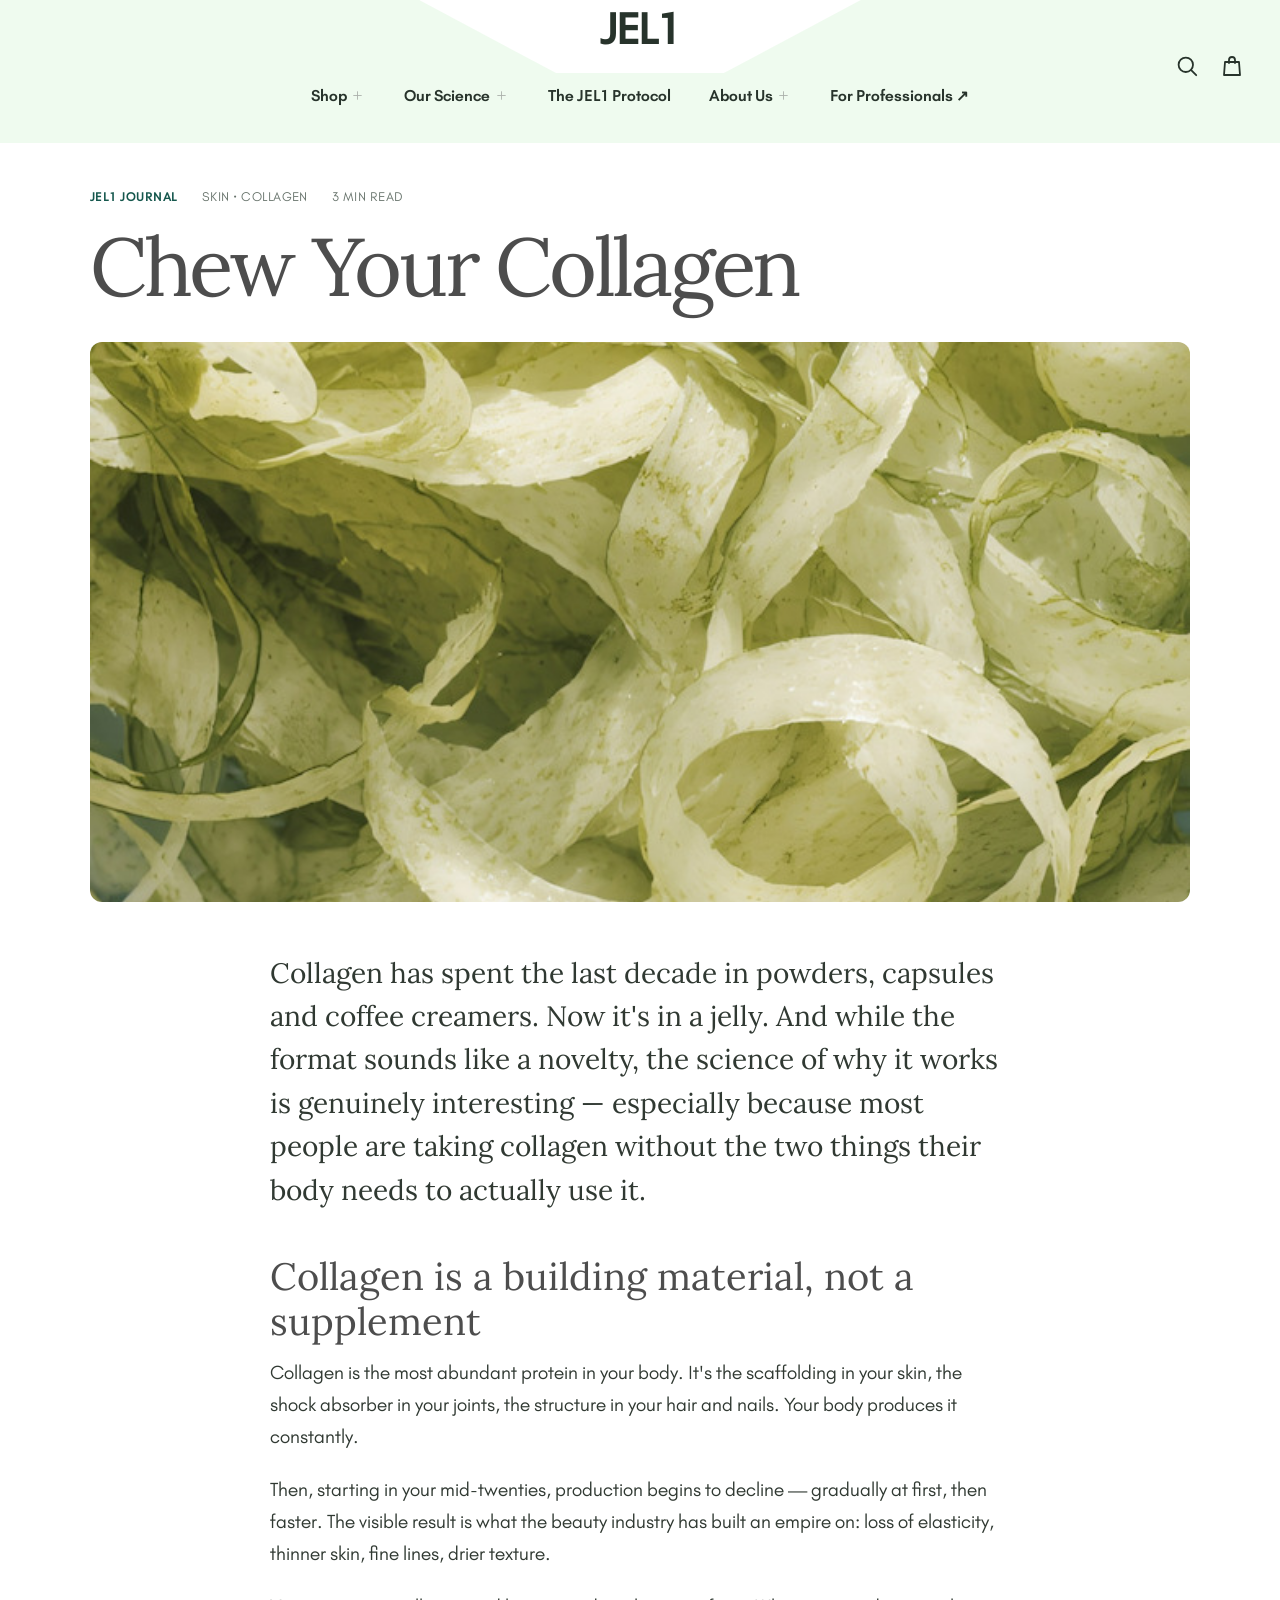
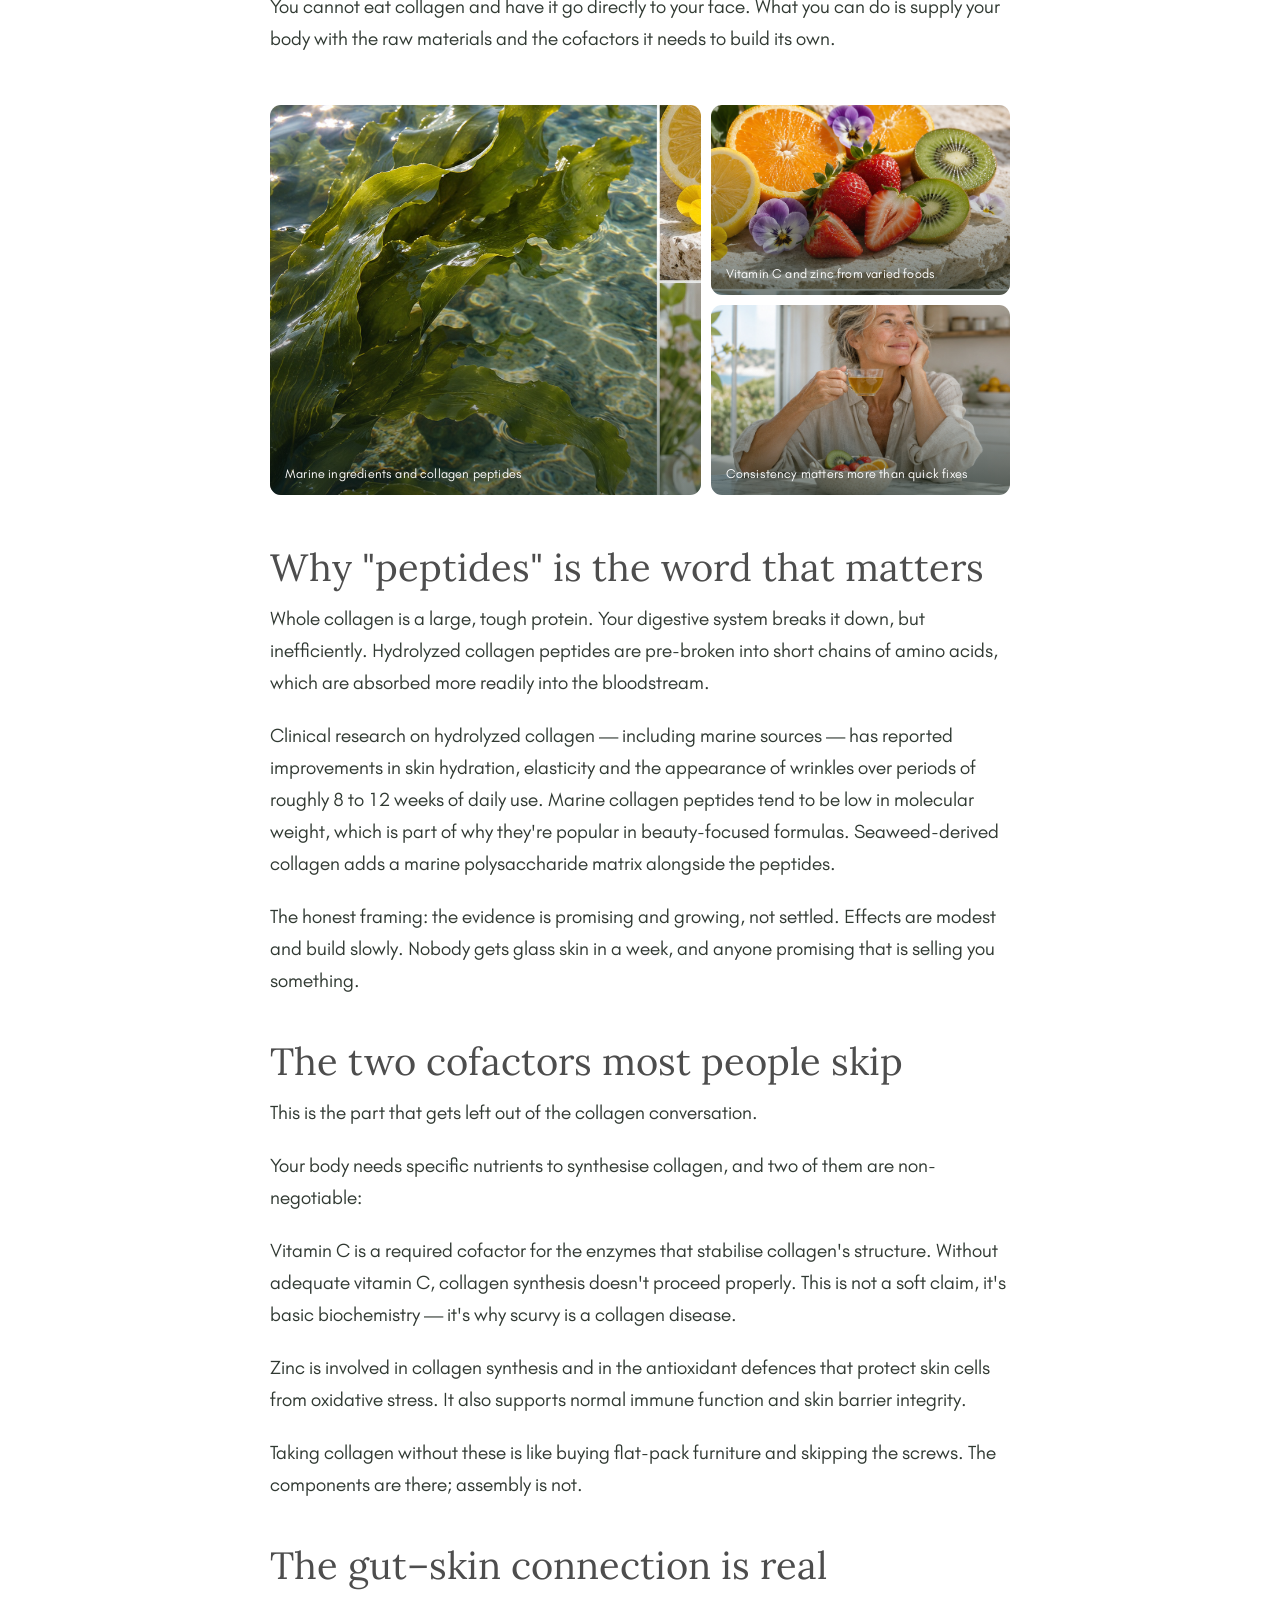
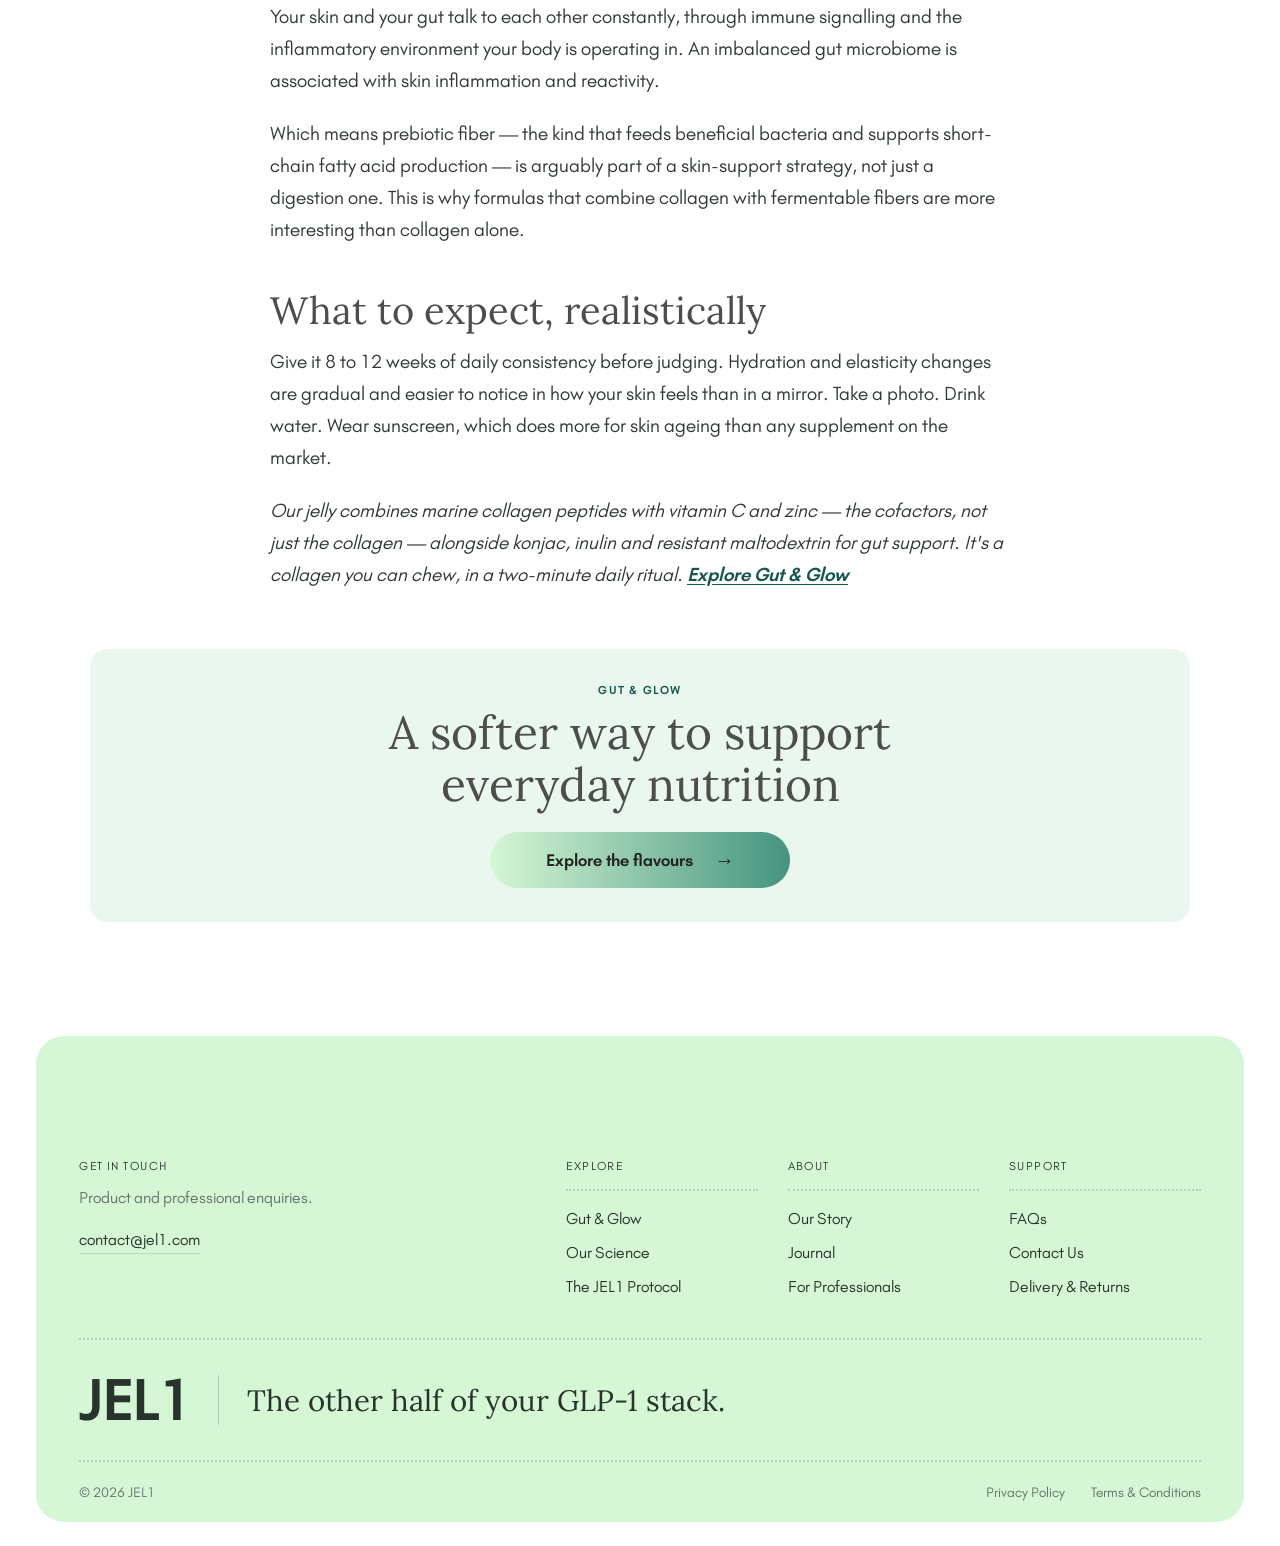
<file: blog/chew-your-collagen.html>
<!doctype html>
<html lang="en">
<head>
  <meta charset="utf-8">
  <meta name="viewport" content="width=device-width, initial-scale=1">
  <meta name="description" content="Collagen has spent the last decade in powders, capsules and coffee creamers. Now it&#x27;s in a jelly. And while the format sounds like a novelty, the science o">
  <title>Chew Your Collagen | JEL1 Journal</title>
  <link rel="preconnect" href="https://fonts.googleapis.com">
  <link rel="preconnect" href="https://fonts.gstatic.com" crossorigin>
  <link href="https://fonts.googleapis.com/css2?family=Lora:wght@400;500&display=swap" rel="stylesheet">
  <link rel="icon" type="image/png" href="../images/jel1-favicon.png"><link rel="stylesheet" href="../styles.css">
  <script src="../script.js" defer></script>
</head>
<body class="blog-page">
  <div class="hero-area"><header class="site-header" id="top">
    <a class="wordmark" href="../index.html#top" aria-label="JEL1 home">JEL1</a>
    <div class="header-actions">
      <button class="icon-button" type="button" id="search-toggle" aria-label="Open search" aria-expanded="false"><svg viewBox="0 0 24 24"><circle cx="10.8" cy="10.8" r="7.2"/><path d="m16.2 16.2 5 5"/></svg></button>
      <a class="icon-button" href="../index.html#collection" aria-label="Shop Gut and Glow"><svg viewBox="0 0 24 24"><path d="M5 8h14l1 13H4L5 8Z"/><path d="M9 9V6a3 3 0 0 1 6 0v3"/></svg></a>
      <button class="icon-button menu-toggle" type="button" id="menu-toggle" aria-label="Open menu" aria-expanded="false"><svg viewBox="0 0 24 24"><path d="M4 7h16M4 12h16M4 17h16"/></svg></button>
    </div>
    <nav class="main-nav" id="main-nav" aria-label="Main navigation">
      <div class="nav-entry has-mega">
        <div class="nav-entry-label"><a href="../index.html#collection">Shop</a><button class="nav-dropdown-toggle" type="button" aria-label="Open Shop menu" aria-expanded="false" aria-controls="mega-shop"><svg viewBox="0 0 24 24" aria-hidden="true"><path d="M12 5v14M5 12h14"/></svg></button></div>
        <div class="mega-menu" id="mega-shop" aria-label="Shop menu">
          <div class="mega-menu-copy"><p class="eyebrow">The collection</p><h3>Five flavours.<br>One easy ritual</h3><a class="text-link" href="../index.html#collection">Explore all flavours <svg viewBox="0 0 24 24" aria-hidden="true"><path d="M4 12h15M13 6l6 6-6 6"/></svg></a></div>
          <div class="mega-menu-links"><a href="../index.html#collection">Find your flavour <svg viewBox="0 0 24 24" aria-hidden="true"><path d="M4 12h15M13 6l6 6-6 6"/></svg></a><a href="../index.html#routine">What’s inside <svg viewBox="0 0 24 24" aria-hidden="true"><path d="M4 12h15M13 6l6 6-6 6"/></svg></a><a href="../index.html#routine">The daily protocol <svg viewBox="0 0 24 24" aria-hidden="true"><path d="M4 12h15M13 6l6 6-6 6"/></svg></a></div>
          <a class="mega-feature" href="../index.html#collection"><img src="../images/hover-peach-vanilla.jpg" alt="Peach and vanilla flavour notes"><span class="eyebrow">Featured flavour</span><strong>Peach + Vanilla</strong><span class="mega-feature-link">Discover Gut &amp; Glow <svg viewBox="0 0 24 24" aria-hidden="true"><path d="M7 17 17 7M8 7h9v9"/></svg></span></a>
        </div>
      </div>
      <div class="nav-entry has-mega">
        <div class="nav-entry-label"><a href="../index.html#science">Our Science</a><button class="nav-dropdown-toggle" type="button" aria-label="Open Our Science menu" aria-expanded="false" aria-controls="mega-science"><svg viewBox="0 0 24 24" aria-hidden="true"><path d="M12 5v14M5 12h14"/></svg></button></div>
        <div class="mega-menu" id="mega-science" aria-label="Our Science menu">
          <div class="mega-menu-copy"><p class="eyebrow">A closer look</p><h3>Nutrition built around<br>a smaller appetite</h3><a class="text-link" href="../index.html#science">Why every bite matters <svg viewBox="0 0 24 24" aria-hidden="true"><path d="M4 12h15M13 6l6 6-6 6"/></svg></a></div>
          <div class="mega-menu-links"><a href="../index.html#science">The GLP-1 nutrition gap <svg viewBox="0 0 24 24" aria-hidden="true"><path d="M4 12h15M13 6l6 6-6 6"/></svg></a><a href="../index.html#compare">Why the format works <svg viewBox="0 0 24 24" aria-hidden="true"><path d="M4 12h15M13 6l6 6-6 6"/></svg></a><a href="../index.html#research">Konjac research <svg viewBox="0 0 24 24" aria-hidden="true"><path d="M4 12h15M13 6l6 6-6 6"/></svg></a></div>
          <a class="mega-feature" href="../index.html#research"><img src="../images/konjac-research.png" alt="Conceptual image of translucent konjac hydrogel"><span class="eyebrow">Research spotlight</span><strong>Konjac fibre, up close</strong><span class="mega-feature-link">Read the evidence <svg viewBox="0 0 24 24" aria-hidden="true"><path d="M7 17 17 7M8 7h9v9"/></svg></span></a>
        </div>
      </div>
      <a href="../index.html#routine">The JEL1 Protocol</a>
      <div class="nav-entry has-mega">
        <div class="nav-entry-label"><a href="../index.html#science">About Us</a><button class="nav-dropdown-toggle" type="button" aria-label="Open About Us menu" aria-expanded="false" aria-controls="mega-about"><svg viewBox="0 0 24 24" aria-hidden="true"><path d="M12 5v14M5 12h14"/></svg></button></div>
        <div class="mega-menu" id="mega-about" aria-label="About Us menu">
          <div class="mega-menu-copy"><p class="eyebrow">Meet JEL1</p><h3>Made for the life<br>you’re already living</h3><a class="text-link" href="../index.html#science">Our point of view <svg viewBox="0 0 24 24" aria-hidden="true"><path d="M4 12h15M13 6l6 6-6 6"/></svg></a></div>
          <div class="mega-menu-links"><a href="../index.html#routine">Everyday routine <svg viewBox="0 0 24 24" aria-hidden="true"><path d="M4 12h15M13 6l6 6-6 6"/></svg></a><a href="../index.html#journal">The JEL1 journal <svg viewBox="0 0 24 24" aria-hidden="true"><path d="M4 12h15M13 6l6 6-6 6"/></svg></a><a href="../index.html#contact">Contact the team <svg viewBox="0 0 24 24" aria-hidden="true"><path d="M4 12h15M13 6l6 6-6 6"/></svg></a></div>
          <a class="mega-feature" href="../index.html#routine"><img src="../images/everyday-lifestyle.png" alt="Gut &amp; Glow in a relaxed everyday setting"><span class="eyebrow">Nutrition that fits</span><strong>At home. At work. On the go.</strong><span class="mega-feature-link">See the routine <svg viewBox="0 0 24 24" aria-hidden="true"><path d="M7 17 17 7M8 7h9v9"/></svg></span></a>
        </div>
      </div>
      <a href="../index.html#contact">For Professionals <span>↗</span></a>
    </nav>
    <form class="search-panel" id="search-panel" role="search" hidden>
      <label for="site-search">Search JEL1</label><input id="site-search" type="search" placeholder="Try flavours, fibre or routine"><button class="icon-button" type="submit" aria-label="Search"><svg viewBox="0 0 24 24"><circle cx="10.8" cy="10.8" r="7.2"/><path d="m16.2 16.2 5 5"/></svg></button>
    </form>
  </header></div>
  <main class="blog-article-shell">
    <div class="blog-article-meta"><a href="../index.html#journal">JEL1 Journal</a><span>Skin · Collagen</span><span>3 min read</span></div>
    <h1>Chew Your Collagen</h1>
    <figure class="blog-cover"><img src="../images/journal-collagen-nutrients.jpg" alt="Translucent green ingredient strips in close-up"></figure>
    <article class="blog-prose">
      <p class="blog-lead">Collagen has spent the last decade in powders, capsules and coffee creamers. Now it&#x27;s in a jelly. And while the format sounds like a novelty, the science of why it works is genuinely interesting — especially because most people are taking collagen without the two things their body needs to actually use it.</p>
<h2>Collagen is a building material, not a supplement</h2>
<p>Collagen is the most abundant protein in your body. It&#x27;s the scaffolding in your skin, the shock absorber in your joints, the structure in your hair and nails. Your body produces it constantly.</p>
<p>Then, starting in your mid-twenties, production begins to decline — gradually at first, then faster. The visible result is what the beauty industry has built an empire on: loss of elasticity, thinner skin, fine lines, drier texture.</p>
<p>You cannot eat collagen and have it go directly to your face. What you can do is supply your body with the raw materials and the cofactors it needs to build its own.</p>
<div class="blog-image-grid" role="group" aria-label="Visual guide for chew your collagen">
        <figure class="blog-image-tile"><img src="../images/collagen-inline-1.jpg" alt="Seaweed fronds beneath clear coastal water" loading="lazy"><figcaption>Marine ingredients and collagen peptides</figcaption></figure>
        <figure class="blog-image-tile"><img src="../images/collagen-inline-2.jpg" alt="Fresh citrus and berries with edible flowers" loading="lazy"><figcaption>Vitamin C and zinc from varied foods</figcaption></figure>
        <figure class="blog-image-tile"><img src="../images/collagen-inline-3.jpg" alt="A woman enjoying tea and fruit in a sunlit kitchen" loading="lazy"><figcaption>Consistency matters more than quick fixes</figcaption></figure>
</div>
<h2>Why &quot;peptides&quot; is the word that matters</h2>
<p>Whole collagen is a large, tough protein. Your digestive system breaks it down, but inefficiently. Hydrolyzed collagen peptides are pre-broken into short chains of amino acids, which are absorbed more readily into the bloodstream.</p>
<p>Clinical research on hydrolyzed collagen — including marine sources — has reported improvements in skin hydration, elasticity and the appearance of wrinkles over periods of roughly 8 to 12 weeks of daily use. Marine collagen peptides tend to be low in molecular weight, which is part of why they&#x27;re popular in beauty-focused formulas. Seaweed-derived collagen adds a marine polysaccharide matrix alongside the peptides.</p>
<p>The honest framing: the evidence is promising and growing, not settled. Effects are modest and build slowly. Nobody gets glass skin in a week, and anyone promising that is selling you something.</p>
<h2>The two cofactors most people skip</h2>
<p>This is the part that gets left out of the collagen conversation.</p>
<p>Your body needs specific nutrients to synthesise collagen, and two of them are non-negotiable:</p>
<p>Vitamin C is a required cofactor for the enzymes that stabilise collagen&#x27;s structure. Without adequate vitamin C, collagen synthesis doesn&#x27;t proceed properly. This is not a soft claim, it&#x27;s basic biochemistry — it&#x27;s why scurvy is a collagen disease.</p>
<p>Zinc is involved in collagen synthesis and in the antioxidant defences that protect skin cells from oxidative stress. It also supports normal immune function and skin barrier integrity.</p>
<p>Taking collagen without these is like buying flat-pack furniture and skipping the screws. The components are there; assembly is not.</p>
<h2>The gut–skin connection is real</h2>
<p>Your skin and your gut talk to each other constantly, through immune signalling and the inflammatory environment your body is operating in. An imbalanced gut microbiome is associated with skin inflammation and reactivity.</p>
<p>Which means prebiotic fiber — the kind that feeds beneficial bacteria and supports short-chain fatty acid production — is arguably part of a skin-support strategy, not just a digestion one. This is why formulas that combine collagen with fermentable fibers are more interesting than collagen alone.</p>
<h2>What to expect, realistically</h2>
<p>Give it 8 to 12 weeks of daily consistency before judging. Hydration and elasticity changes are gradual and easier to notice in how your skin feels than in a mirror. Take a photo. Drink water. Wear sunscreen, which does more for skin ageing than any supplement on the market.</p>
<p><em>Our jelly combines marine collagen peptides with vitamin C and zinc — the cofactors, not just the collagen — alongside konjac, inulin and resistant maltodextrin for gut support. It&#x27;s a collagen you can chew, in a two-minute daily ritual. <a class="blog-inline-link" href="../index.html#collection">Explore Gut &amp; Glow</a></em></p>
    </article>
    <div class="blog-end-cta"><p class="eyebrow">Gut &amp; Glow</p><h2>A softer way to support everyday nutrition</h2><a class="button button-dark" href="../index.html#collection">Explore the flavours <span>→</span></a></div>
  </main>
  <footer class="footer section-pad" id="footer"><div class="footer-panel">
    <div class="footer-top"><div class="footer-contact"><p class="eyebrow">Get in touch</p><p>Product and professional enquiries.</p><a class="text-link" href="mailto:contact@jel1.com">contact@jel1.com</a></div>
      <nav class="footer-links" aria-label="Footer"><div><p class="eyebrow">Explore</p><a href="../index.html#collection">Gut &amp; Glow</a><a href="../index.html#research">Our Science</a><a href="../index.html#routine">The JEL1 Protocol</a></div><div><p class="eyebrow">About</p><a href="../index.html#research">Our Story</a><a href="../index.html#journal">Journal</a><a href="../index.html#contact">For Professionals</a></div><div><p class="eyebrow">Support</p><a href="../index.html#contact">FAQs</a><a href="../index.html#contact">Contact Us</a><a href="../index.html#contact">Delivery &amp; Returns</a></div></nav>
    </div><div class="footer-brand"><a href="../index.html#top" class="footer-wordmark">JEL1</a><span></span><p>The other half of your GLP-1 stack.</p></div><div class="footer-bottom"><span>© 2026 JEL1</span><a href="../index.html#footer">Privacy Policy</a><a href="../index.html#footer">Terms &amp; Conditions</a></div>
  </div></footer>
</body>
</html>
</file>
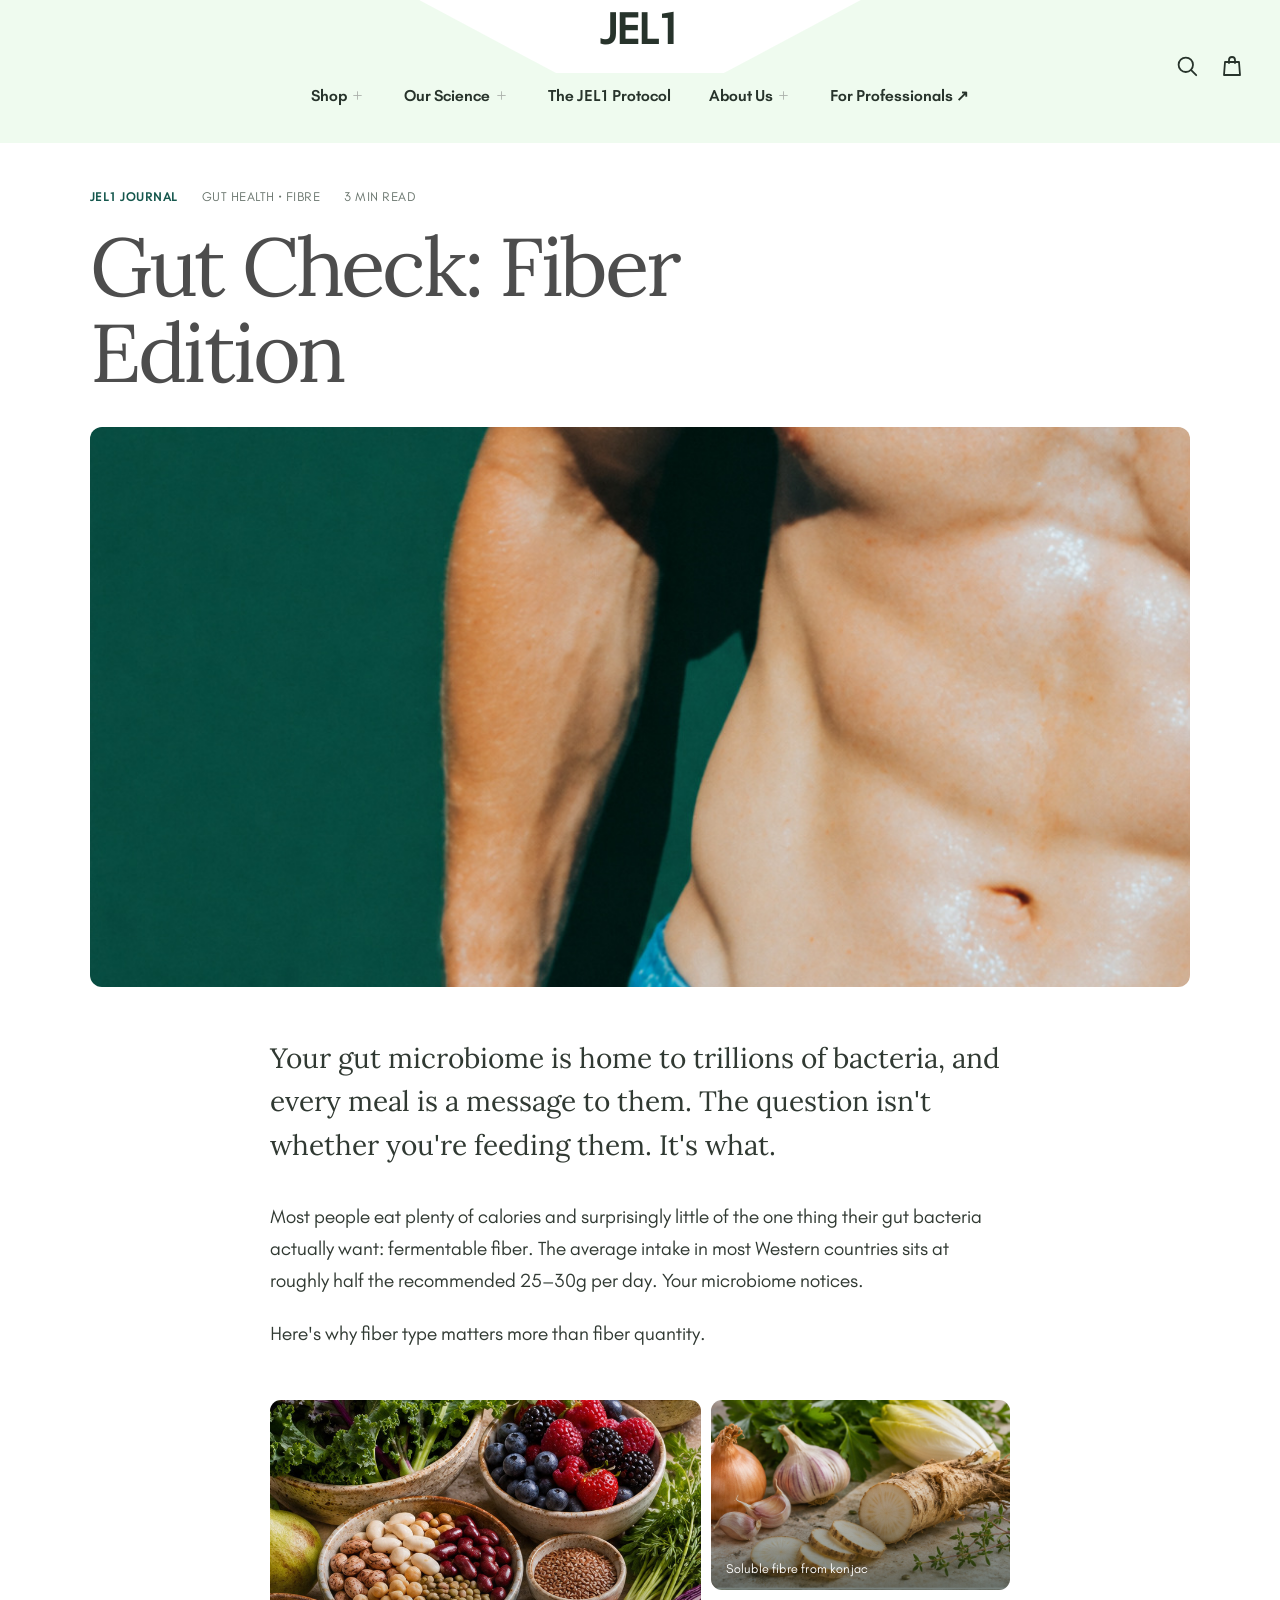
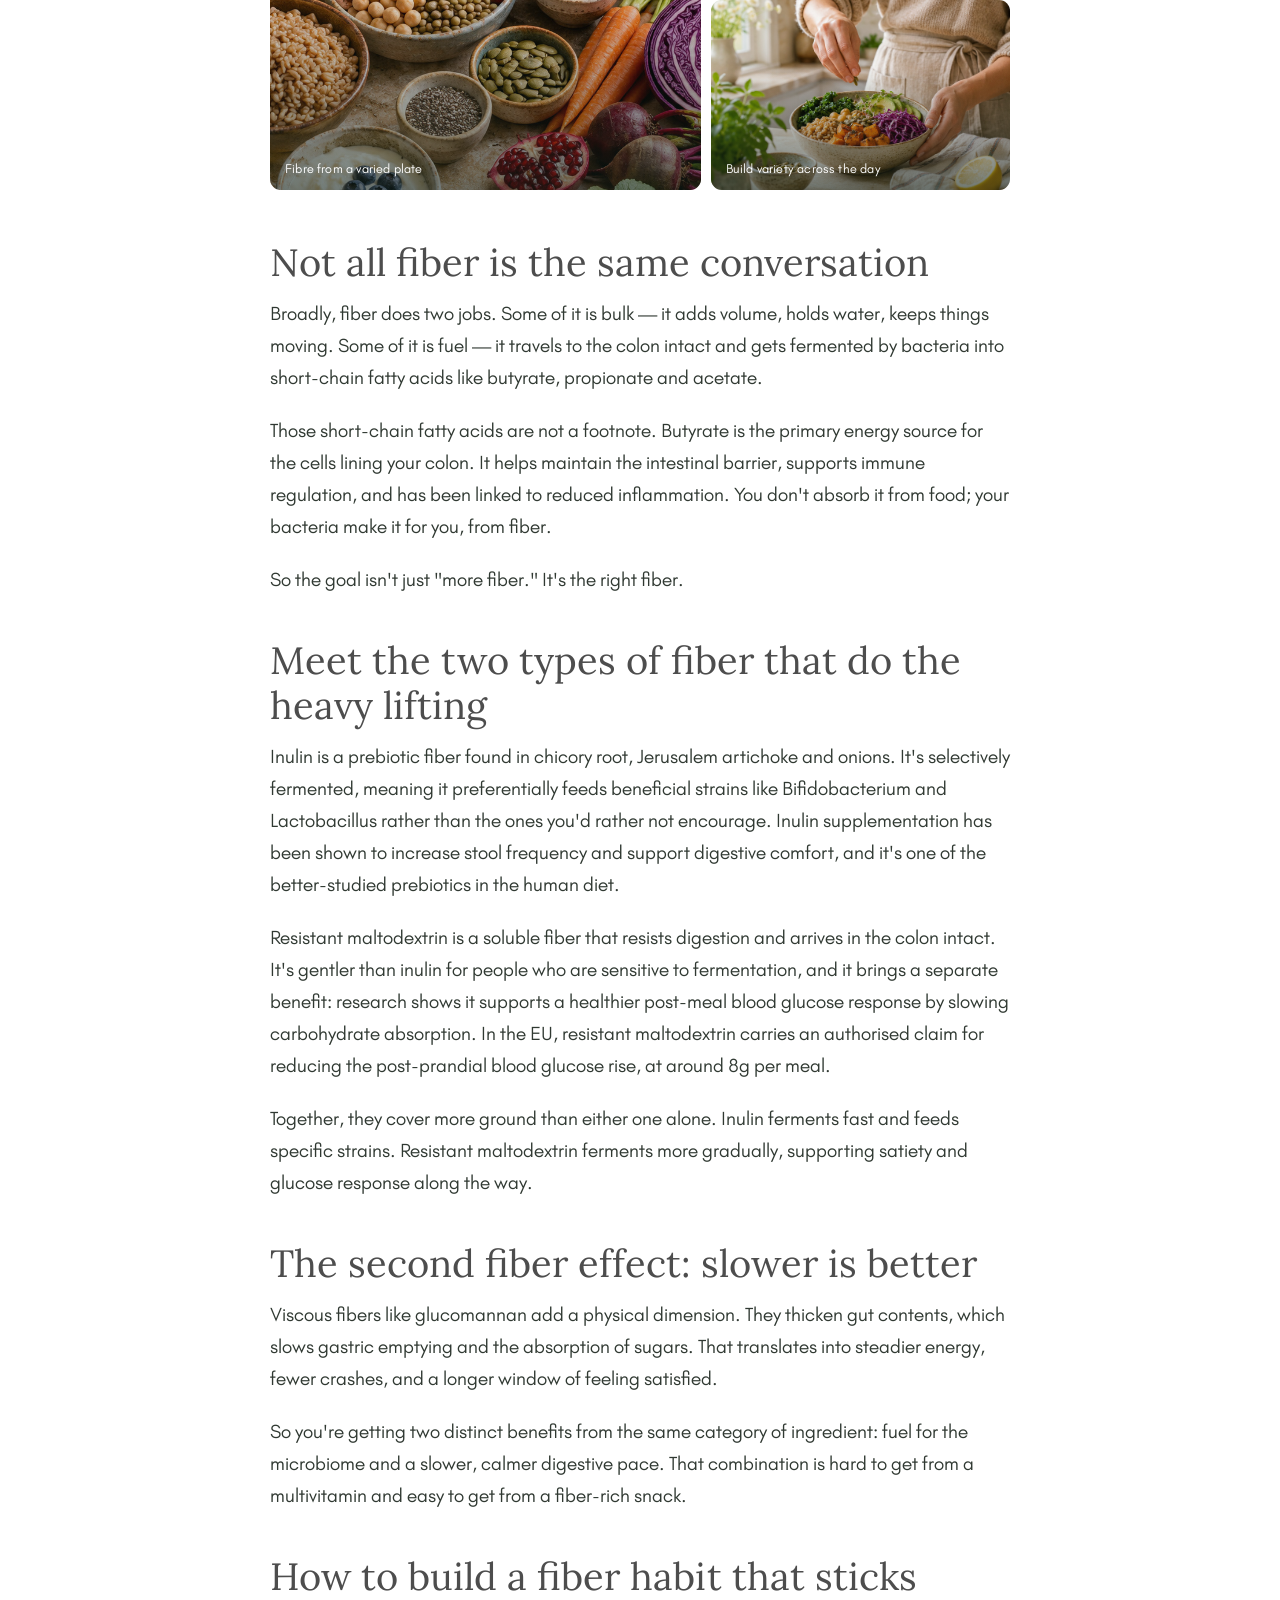
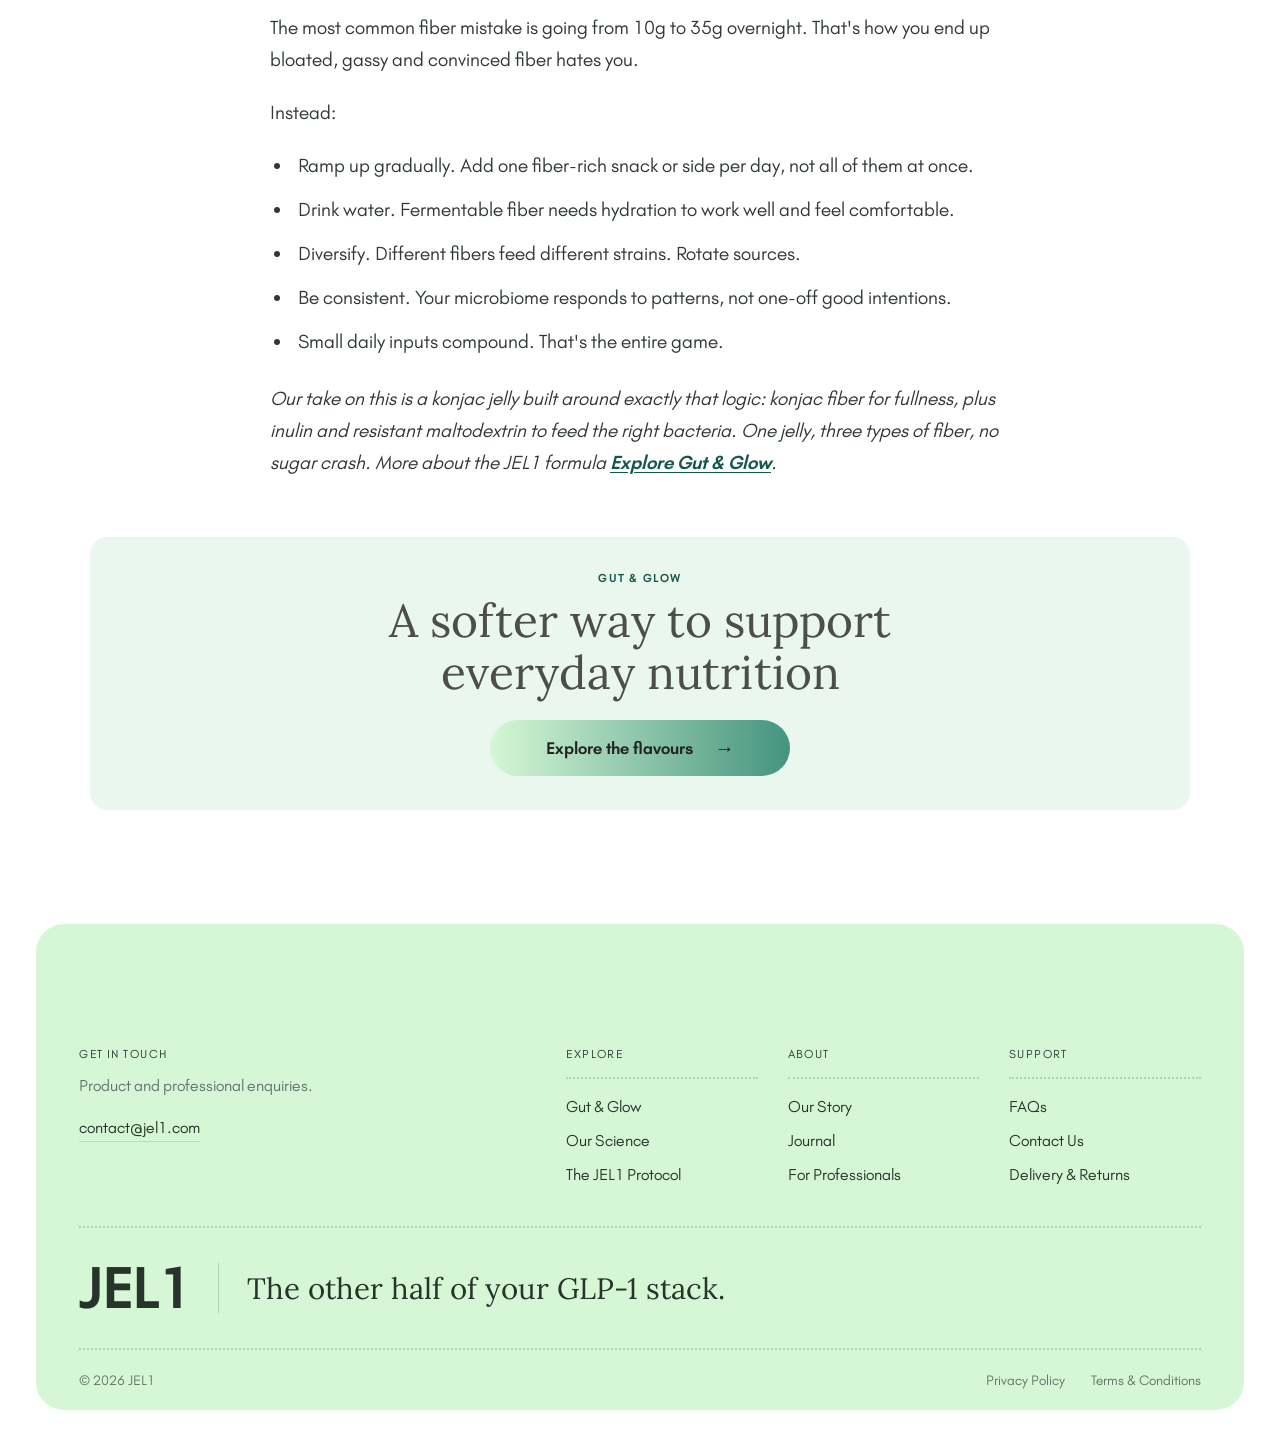
<file: blog/gut-check-fiber-edition.html>
<!doctype html>
<html lang="en">
<head>
  <meta charset="utf-8">
  <meta name="viewport" content="width=device-width, initial-scale=1">
  <meta name="description" content="Your gut microbiome is home to trillions of bacteria, and every meal is a message to them. The question isn&#x27;t whether you&#x27;re feeding them. It&#x27;s what.">
  <title>Gut Check: Fiber Edition | JEL1 Journal</title>
  <link rel="preconnect" href="https://fonts.googleapis.com">
  <link rel="preconnect" href="https://fonts.gstatic.com" crossorigin>
  <link href="https://fonts.googleapis.com/css2?family=Lora:wght@400;500&display=swap" rel="stylesheet">
  <link rel="icon" type="image/png" href="../images/jel1-favicon.png"><link rel="stylesheet" href="../styles.css">
  <script src="../script.js" defer></script>
</head>
<body class="blog-page">
  <div class="hero-area"><header class="site-header" id="top">
    <a class="wordmark" href="../index.html#top" aria-label="JEL1 home">JEL1</a>
    <div class="header-actions">
      <button class="icon-button" type="button" id="search-toggle" aria-label="Open search" aria-expanded="false"><svg viewBox="0 0 24 24"><circle cx="10.8" cy="10.8" r="7.2"/><path d="m16.2 16.2 5 5"/></svg></button>
      <a class="icon-button" href="../index.html#collection" aria-label="Shop Gut and Glow"><svg viewBox="0 0 24 24"><path d="M5 8h14l1 13H4L5 8Z"/><path d="M9 9V6a3 3 0 0 1 6 0v3"/></svg></a>
      <button class="icon-button menu-toggle" type="button" id="menu-toggle" aria-label="Open menu" aria-expanded="false"><svg viewBox="0 0 24 24"><path d="M4 7h16M4 12h16M4 17h16"/></svg></button>
    </div>
    <nav class="main-nav" id="main-nav" aria-label="Main navigation">
      <div class="nav-entry has-mega">
        <div class="nav-entry-label"><a href="../index.html#collection">Shop</a><button class="nav-dropdown-toggle" type="button" aria-label="Open Shop menu" aria-expanded="false" aria-controls="mega-shop"><svg viewBox="0 0 24 24" aria-hidden="true"><path d="M12 5v14M5 12h14"/></svg></button></div>
        <div class="mega-menu" id="mega-shop" aria-label="Shop menu">
          <div class="mega-menu-copy"><p class="eyebrow">The collection</p><h3>Five flavours.<br>One easy ritual</h3><a class="text-link" href="../index.html#collection">Explore all flavours <svg viewBox="0 0 24 24" aria-hidden="true"><path d="M4 12h15M13 6l6 6-6 6"/></svg></a></div>
          <div class="mega-menu-links"><a href="../index.html#collection">Find your flavour <svg viewBox="0 0 24 24" aria-hidden="true"><path d="M4 12h15M13 6l6 6-6 6"/></svg></a><a href="../index.html#routine">What’s inside <svg viewBox="0 0 24 24" aria-hidden="true"><path d="M4 12h15M13 6l6 6-6 6"/></svg></a><a href="../index.html#routine">The daily protocol <svg viewBox="0 0 24 24" aria-hidden="true"><path d="M4 12h15M13 6l6 6-6 6"/></svg></a></div>
          <a class="mega-feature" href="../index.html#collection"><img src="../images/hover-peach-vanilla.jpg" alt="Peach and vanilla flavour notes"><span class="eyebrow">Featured flavour</span><strong>Peach + Vanilla</strong><span class="mega-feature-link">Discover Gut &amp; Glow <svg viewBox="0 0 24 24" aria-hidden="true"><path d="M7 17 17 7M8 7h9v9"/></svg></span></a>
        </div>
      </div>
      <div class="nav-entry has-mega">
        <div class="nav-entry-label"><a href="../index.html#science">Our Science</a><button class="nav-dropdown-toggle" type="button" aria-label="Open Our Science menu" aria-expanded="false" aria-controls="mega-science"><svg viewBox="0 0 24 24" aria-hidden="true"><path d="M12 5v14M5 12h14"/></svg></button></div>
        <div class="mega-menu" id="mega-science" aria-label="Our Science menu">
          <div class="mega-menu-copy"><p class="eyebrow">A closer look</p><h3>Nutrition built around<br>a smaller appetite</h3><a class="text-link" href="../index.html#science">Why every bite matters <svg viewBox="0 0 24 24" aria-hidden="true"><path d="M4 12h15M13 6l6 6-6 6"/></svg></a></div>
          <div class="mega-menu-links"><a href="../index.html#science">The GLP-1 nutrition gap <svg viewBox="0 0 24 24" aria-hidden="true"><path d="M4 12h15M13 6l6 6-6 6"/></svg></a><a href="../index.html#compare">Why the format works <svg viewBox="0 0 24 24" aria-hidden="true"><path d="M4 12h15M13 6l6 6-6 6"/></svg></a><a href="../index.html#research">Konjac research <svg viewBox="0 0 24 24" aria-hidden="true"><path d="M4 12h15M13 6l6 6-6 6"/></svg></a></div>
          <a class="mega-feature" href="../index.html#research"><img src="../images/konjac-research.png" alt="Conceptual image of translucent konjac hydrogel"><span class="eyebrow">Research spotlight</span><strong>Konjac fibre, up close</strong><span class="mega-feature-link">Read the evidence <svg viewBox="0 0 24 24" aria-hidden="true"><path d="M7 17 17 7M8 7h9v9"/></svg></span></a>
        </div>
      </div>
      <a href="../index.html#routine">The JEL1 Protocol</a>
      <div class="nav-entry has-mega">
        <div class="nav-entry-label"><a href="../index.html#science">About Us</a><button class="nav-dropdown-toggle" type="button" aria-label="Open About Us menu" aria-expanded="false" aria-controls="mega-about"><svg viewBox="0 0 24 24" aria-hidden="true"><path d="M12 5v14M5 12h14"/></svg></button></div>
        <div class="mega-menu" id="mega-about" aria-label="About Us menu">
          <div class="mega-menu-copy"><p class="eyebrow">Meet JEL1</p><h3>Made for the life<br>you’re already living</h3><a class="text-link" href="../index.html#science">Our point of view <svg viewBox="0 0 24 24" aria-hidden="true"><path d="M4 12h15M13 6l6 6-6 6"/></svg></a></div>
          <div class="mega-menu-links"><a href="../index.html#routine">Everyday routine <svg viewBox="0 0 24 24" aria-hidden="true"><path d="M4 12h15M13 6l6 6-6 6"/></svg></a><a href="../index.html#journal">The JEL1 journal <svg viewBox="0 0 24 24" aria-hidden="true"><path d="M4 12h15M13 6l6 6-6 6"/></svg></a><a href="../index.html#contact">Contact the team <svg viewBox="0 0 24 24" aria-hidden="true"><path d="M4 12h15M13 6l6 6-6 6"/></svg></a></div>
          <a class="mega-feature" href="../index.html#routine"><img src="../images/everyday-lifestyle.png" alt="Gut &amp; Glow in a relaxed everyday setting"><span class="eyebrow">Nutrition that fits</span><strong>At home. At work. On the go.</strong><span class="mega-feature-link">See the routine <svg viewBox="0 0 24 24" aria-hidden="true"><path d="M7 17 17 7M8 7h9v9"/></svg></span></a>
        </div>
      </div>
      <a href="../index.html#contact">For Professionals <span>↗</span></a>
    </nav>
    <form class="search-panel" id="search-panel" role="search" hidden>
      <label for="site-search">Search JEL1</label><input id="site-search" type="search" placeholder="Try flavours, fibre or routine"><button class="icon-button" type="submit" aria-label="Search"><svg viewBox="0 0 24 24"><circle cx="10.8" cy="10.8" r="7.2"/><path d="m16.2 16.2 5 5"/></svg></button>
    </form>
  </header></div>
  <main class="blog-article-shell">
    <div class="blog-article-meta"><a href="../index.html#journal">JEL1 Journal</a><span>Gut health · Fibre</span><span>3 min read</span></div>
    <h1>Gut Check: Fiber Edition</h1>
    <figure class="blog-cover"><img src="../images/journal-fibre-table.jpg" alt="Close-up of a torso against a deep green background"></figure>
    <article class="blog-prose">
      <p class="blog-lead">Your gut microbiome is home to trillions of bacteria, and every meal is a message to them. The question isn&#x27;t whether you&#x27;re feeding them. It&#x27;s what.</p>
<p>Most people eat plenty of calories and surprisingly little of the one thing their gut bacteria actually want: fermentable fiber. The average intake in most Western countries sits at roughly half the recommended 25–30g per day. Your microbiome notices.</p>
<p>Here&#x27;s why fiber type matters more than fiber quantity.</p>
<div class="blog-image-grid" role="group" aria-label="Visual guide for gut check fiber edition">
        <figure class="blog-image-tile"><img src="../images/fiber-inline-1.jpg" alt="Colourful bowls of fibre-rich greens, berries, beans and seeds" loading="lazy"><figcaption>Fibre from a varied plate</figcaption></figure>
        <figure class="blog-image-tile"><img src="../images/fiber-inline-2.jpg" alt="Chicory root, onion and garlic with fresh herbs" loading="lazy"><figcaption>Soluble fibre from konjac</figcaption></figure>
        <figure class="blog-image-tile"><img src="../images/fiber-inline-3.jpg" alt="A wholegrain and vegetable bowl being prepared at home" loading="lazy"><figcaption>Build variety across the day</figcaption></figure>
</div>
<h2>Not all fiber is the same conversation</h2>
<p>Broadly, fiber does two jobs. Some of it is bulk — it adds volume, holds water, keeps things moving. Some of it is fuel — it travels to the colon intact and gets fermented by bacteria into short-chain fatty acids like butyrate, propionate and acetate.</p>
<p>Those short-chain fatty acids are not a footnote. Butyrate is the primary energy source for the cells lining your colon. It helps maintain the intestinal barrier, supports immune regulation, and has been linked to reduced inflammation. You don&#x27;t absorb it from food; your bacteria make it for you, from fiber.</p>
<p>So the goal isn&#x27;t just &quot;more fiber.&quot; It&#x27;s the right fiber.</p>
<h2>Meet the two types of fiber that do the heavy lifting</h2>
<p>Inulin is a prebiotic fiber found in chicory root, Jerusalem artichoke and onions. It&#x27;s selectively fermented, meaning it preferentially feeds beneficial strains like Bifidobacterium and Lactobacillus rather than the ones you&#x27;d rather not encourage. Inulin supplementation has been shown to increase stool frequency and support digestive comfort, and it&#x27;s one of the better-studied prebiotics in the human diet.</p>
<p>Resistant maltodextrin is a soluble fiber that resists digestion and arrives in the colon intact. It&#x27;s gentler than inulin for people who are sensitive to fermentation, and it brings a separate benefit: research shows it supports a healthier post-meal blood glucose response by slowing carbohydrate absorption. In the EU, resistant maltodextrin carries an authorised claim for reducing the post-prandial blood glucose rise, at around 8g per meal.</p>
<p>Together, they cover more ground than either one alone. Inulin ferments fast and feeds specific strains. Resistant maltodextrin ferments more gradually, supporting satiety and glucose response along the way.</p>
<h2>The second fiber effect: slower is better</h2>
<p>Viscous fibers like glucomannan add a physical dimension. They thicken gut contents, which slows gastric emptying and the absorption of sugars. That translates into steadier energy, fewer crashes, and a longer window of feeling satisfied.</p>
<p>So you&#x27;re getting two distinct benefits from the same category of ingredient: fuel for the microbiome and a slower, calmer digestive pace. That combination is hard to get from a multivitamin and easy to get from a fiber-rich snack.</p>
<h2>How to build a fiber habit that sticks</h2>
<p>The most common fiber mistake is going from 10g to 35g overnight. That&#x27;s how you end up bloated, gassy and convinced fiber hates you.</p>
<p>Instead:</p>
<ul class="blog-list"><li>Ramp up gradually. Add one fiber-rich snack or side per day, not all of them at once.</li><li>Drink water. Fermentable fiber needs hydration to work well and feel comfortable.</li><li>Diversify. Different fibers feed different strains. Rotate sources.</li><li>Be consistent. Your microbiome responds to patterns, not one-off good intentions.</li><li>Small daily inputs compound. That&#x27;s the entire game.</li></ul>
<p><em>Our take on this is a konjac jelly built around exactly that logic: konjac fiber for fullness, plus inulin and resistant maltodextrin to feed the right bacteria. One jelly, three types of fiber, no sugar crash. More about the JEL1 formula <a class="blog-inline-link" href="../index.html#collection">Explore Gut &amp; Glow</a>.</em></p>
    </article>
    <div class="blog-end-cta"><p class="eyebrow">Gut &amp; Glow</p><h2>A softer way to support everyday nutrition</h2><a class="button button-dark" href="../index.html#collection">Explore the flavours <span>→</span></a></div>
  </main>
  <footer class="footer section-pad" id="footer"><div class="footer-panel">
    <div class="footer-top"><div class="footer-contact"><p class="eyebrow">Get in touch</p><p>Product and professional enquiries.</p><a class="text-link" href="mailto:contact@jel1.com">contact@jel1.com</a></div>
      <nav class="footer-links" aria-label="Footer"><div><p class="eyebrow">Explore</p><a href="../index.html#collection">Gut &amp; Glow</a><a href="../index.html#research">Our Science</a><a href="../index.html#routine">The JEL1 Protocol</a></div><div><p class="eyebrow">About</p><a href="../index.html#research">Our Story</a><a href="../index.html#journal">Journal</a><a href="../index.html#contact">For Professionals</a></div><div><p class="eyebrow">Support</p><a href="../index.html#contact">FAQs</a><a href="../index.html#contact">Contact Us</a><a href="../index.html#contact">Delivery &amp; Returns</a></div></nav>
    </div><div class="footer-brand"><a href="../index.html#top" class="footer-wordmark">JEL1</a><span></span><p>The other half of your GLP-1 stack.</p></div><div class="footer-bottom"><span>© 2026 JEL1</span><a href="../index.html#footer">Privacy Policy</a><a href="../index.html#footer">Terms &amp; Conditions</a></div>
  </div></footer>
</body>
</html>
</file>
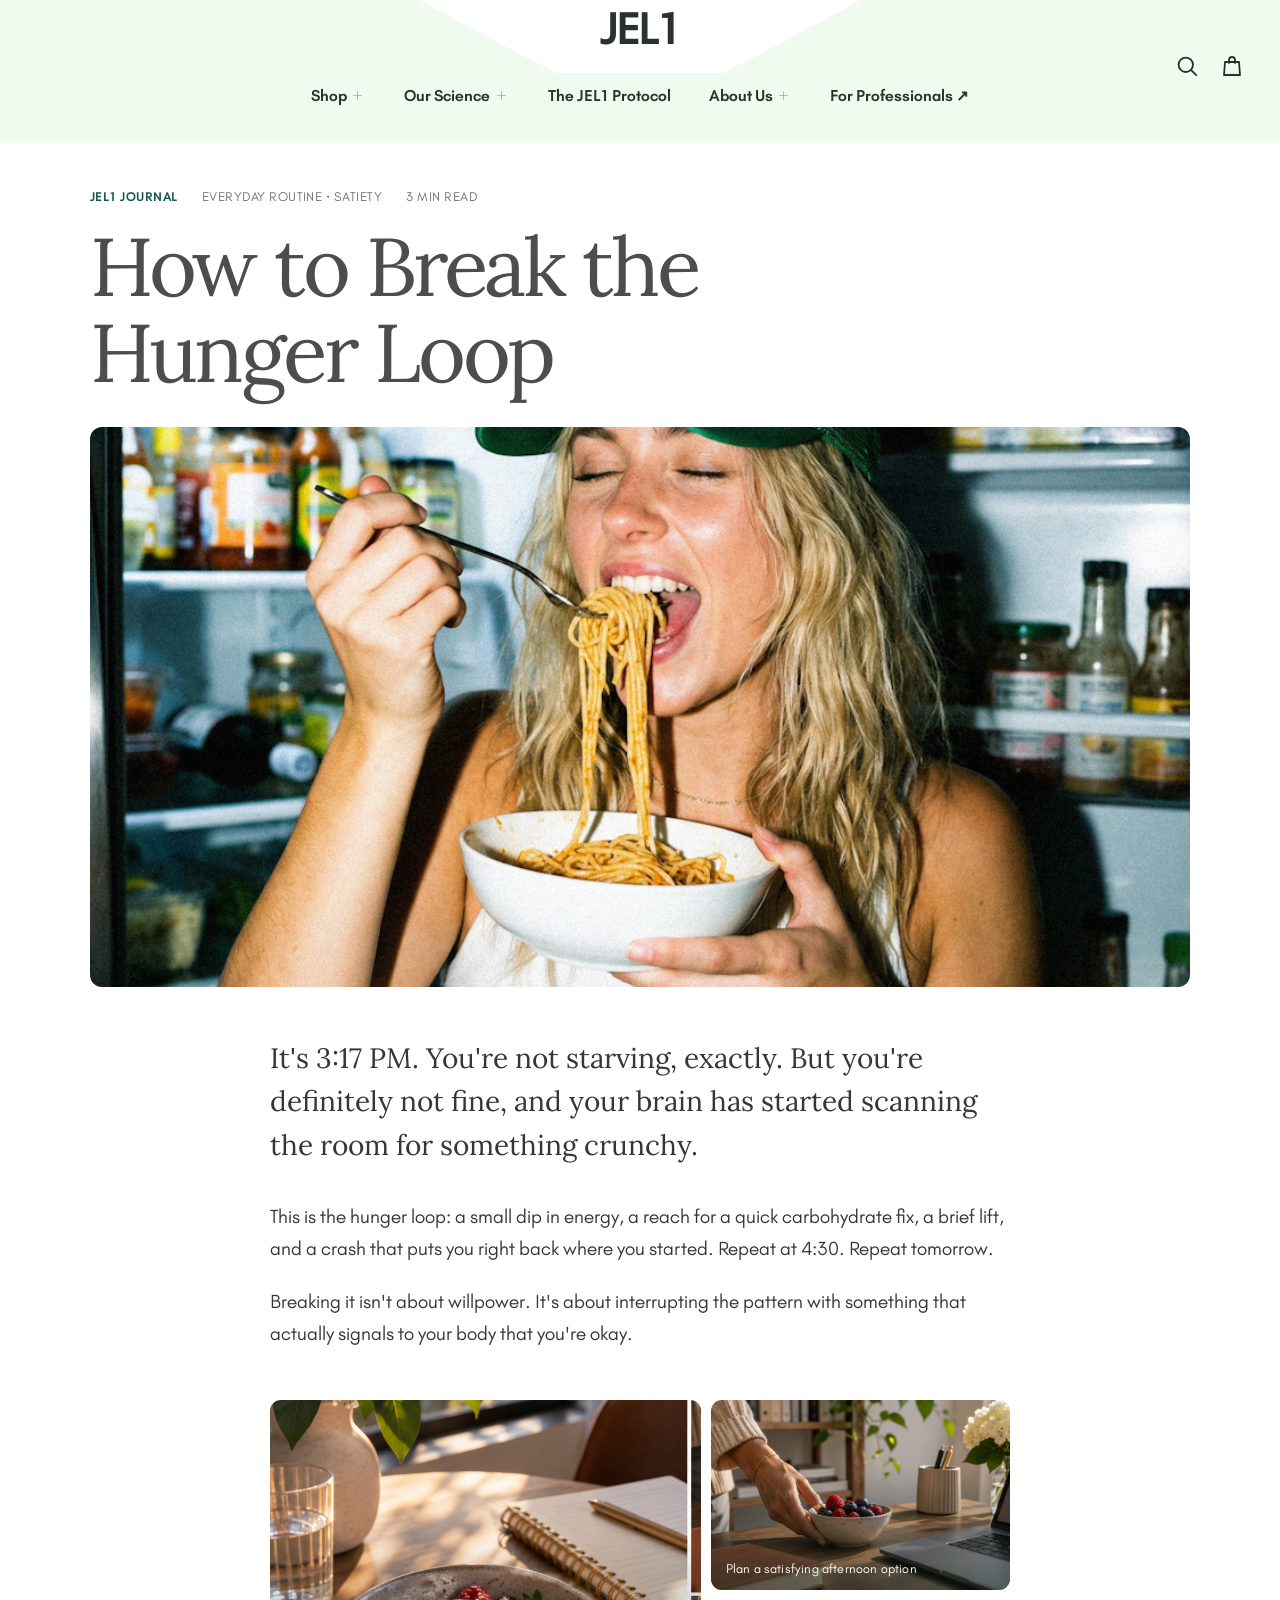
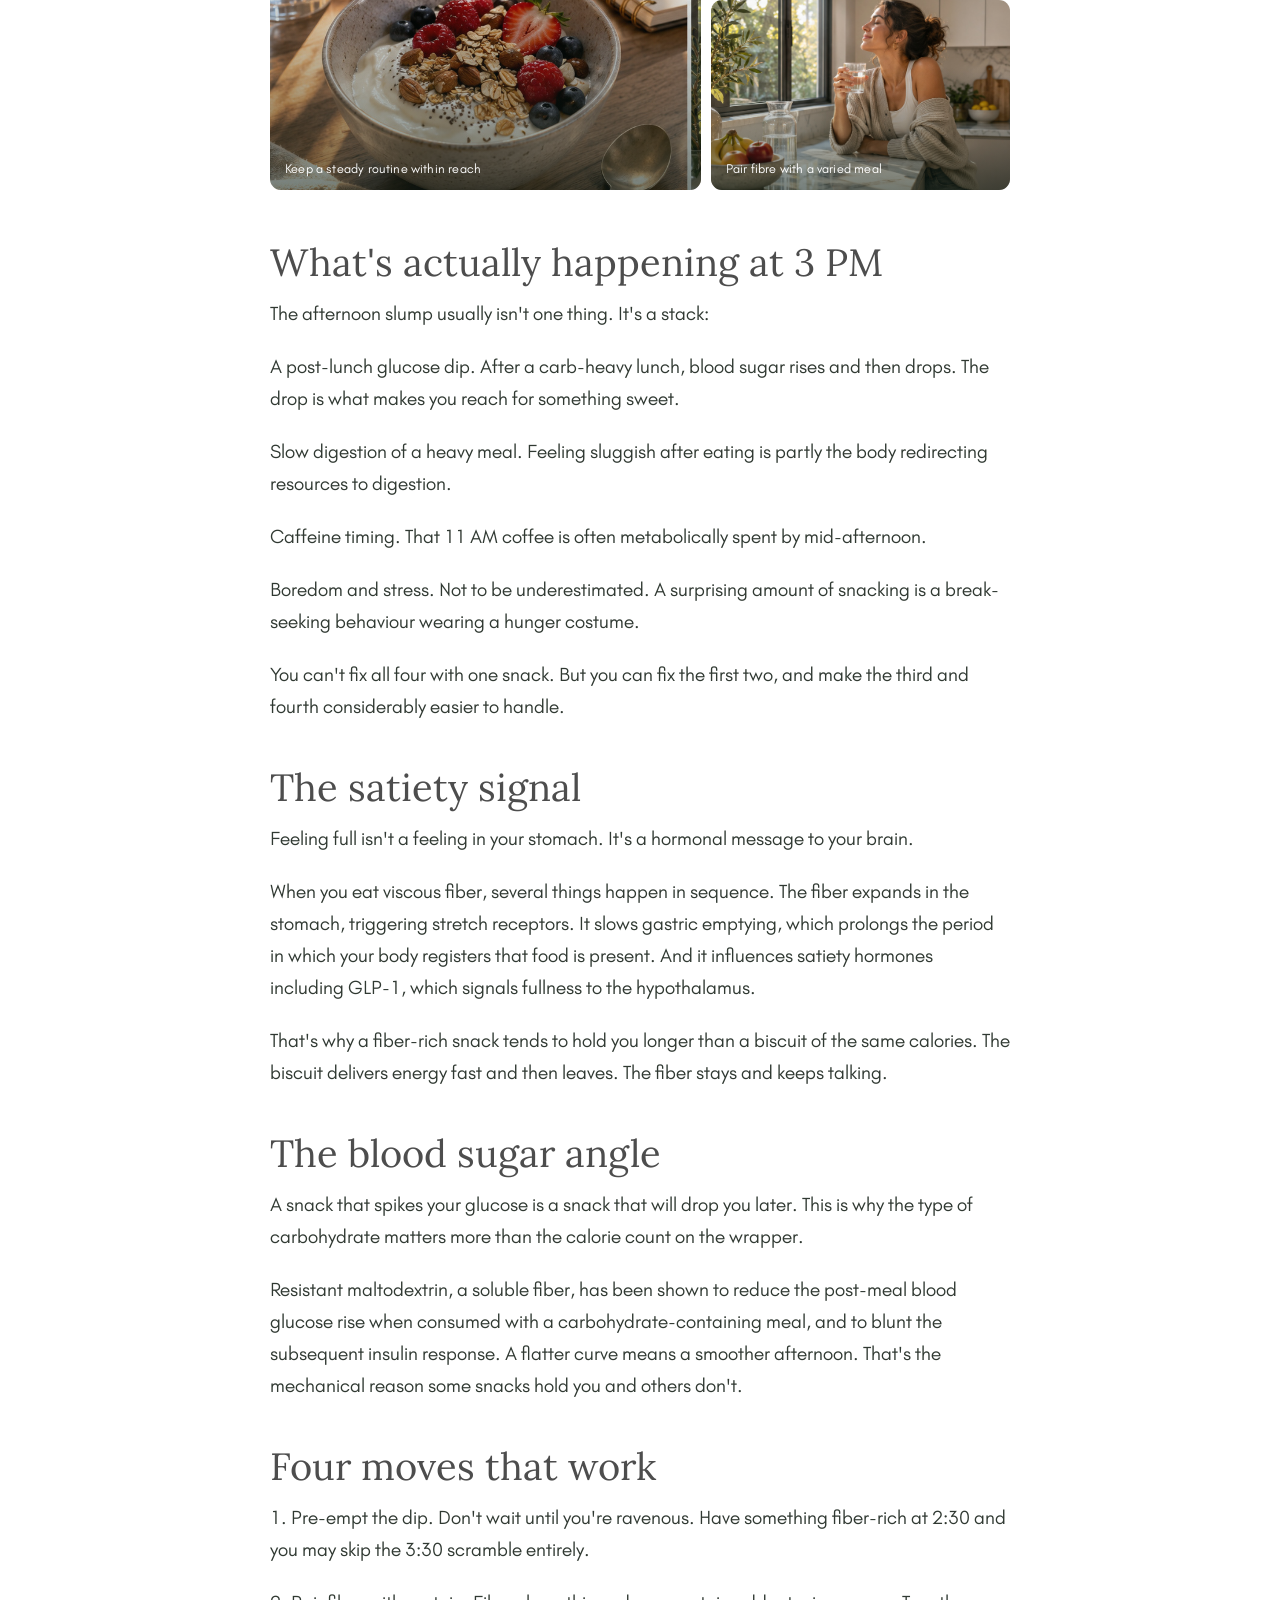
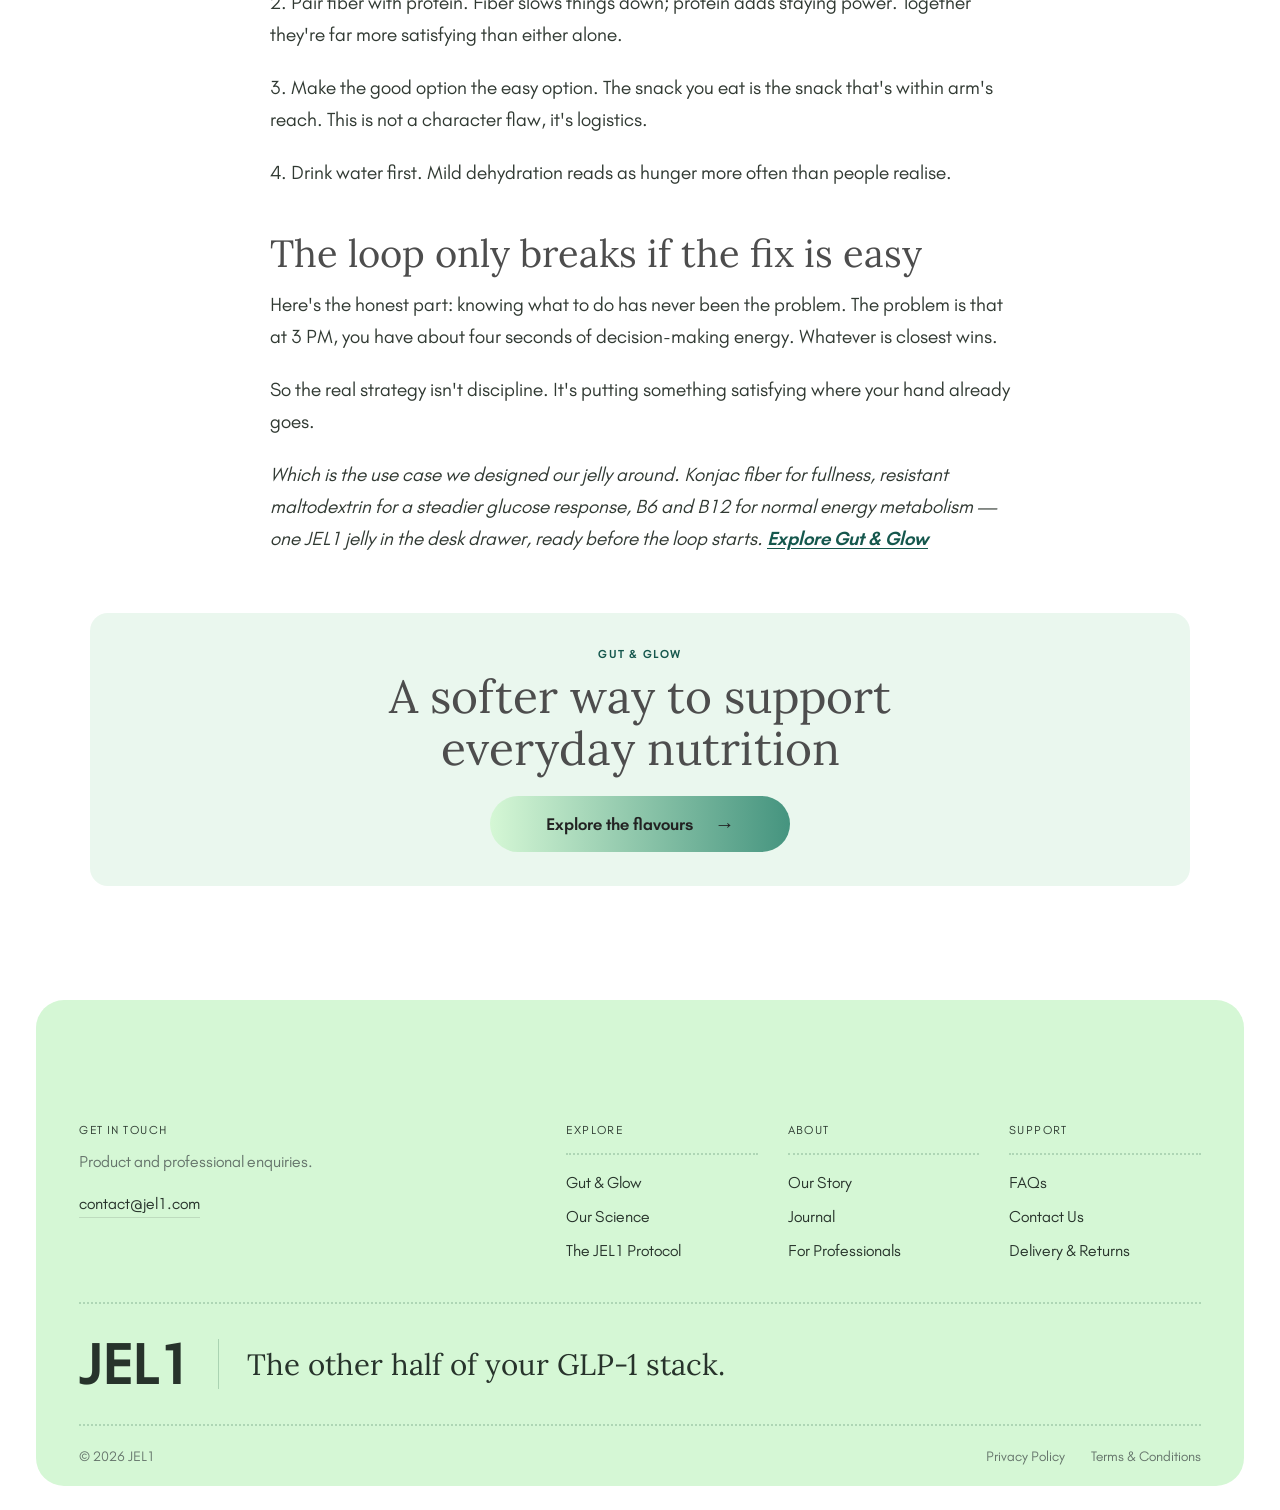
<file: blog/how-to-break-the-hunger-loop.html>
<!doctype html>
<html lang="en">
<head>
  <meta charset="utf-8">
  <meta name="viewport" content="width=device-width, initial-scale=1">
  <meta name="description" content="It&#x27;s 3:17 PM. You&#x27;re not starving, exactly. But you&#x27;re definitely not fine, and your brain has started scanning the room for something crunchy.">
  <title>How to Break the Hunger Loop | JEL1 Journal</title>
  <link rel="preconnect" href="https://fonts.googleapis.com">
  <link rel="preconnect" href="https://fonts.gstatic.com" crossorigin>
  <link href="https://fonts.googleapis.com/css2?family=Lora:wght@400;500&display=swap" rel="stylesheet">
  <link rel="icon" type="image/png" href="../images/jel1-favicon.png"><link rel="stylesheet" href="../styles.css">
  <script src="../script.js" defer></script>
</head>
<body class="blog-page">
  <div class="hero-area"><header class="site-header" id="top">
    <a class="wordmark" href="../index.html#top" aria-label="JEL1 home">JEL1</a>
    <div class="header-actions">
      <button class="icon-button" type="button" id="search-toggle" aria-label="Open search" aria-expanded="false"><svg viewBox="0 0 24 24"><circle cx="10.8" cy="10.8" r="7.2"/><path d="m16.2 16.2 5 5"/></svg></button>
      <a class="icon-button" href="../index.html#collection" aria-label="Shop Gut and Glow"><svg viewBox="0 0 24 24"><path d="M5 8h14l1 13H4L5 8Z"/><path d="M9 9V6a3 3 0 0 1 6 0v3"/></svg></a>
      <button class="icon-button menu-toggle" type="button" id="menu-toggle" aria-label="Open menu" aria-expanded="false"><svg viewBox="0 0 24 24"><path d="M4 7h16M4 12h16M4 17h16"/></svg></button>
    </div>
    <nav class="main-nav" id="main-nav" aria-label="Main navigation">
      <div class="nav-entry has-mega">
        <div class="nav-entry-label"><a href="../index.html#collection">Shop</a><button class="nav-dropdown-toggle" type="button" aria-label="Open Shop menu" aria-expanded="false" aria-controls="mega-shop"><svg viewBox="0 0 24 24" aria-hidden="true"><path d="M12 5v14M5 12h14"/></svg></button></div>
        <div class="mega-menu" id="mega-shop" aria-label="Shop menu">
          <div class="mega-menu-copy"><p class="eyebrow">The collection</p><h3>Five flavours.<br>One easy ritual</h3><a class="text-link" href="../index.html#collection">Explore all flavours <svg viewBox="0 0 24 24" aria-hidden="true"><path d="M4 12h15M13 6l6 6-6 6"/></svg></a></div>
          <div class="mega-menu-links"><a href="../index.html#collection">Find your flavour <svg viewBox="0 0 24 24" aria-hidden="true"><path d="M4 12h15M13 6l6 6-6 6"/></svg></a><a href="../index.html#routine">What’s inside <svg viewBox="0 0 24 24" aria-hidden="true"><path d="M4 12h15M13 6l6 6-6 6"/></svg></a><a href="../index.html#routine">The daily protocol <svg viewBox="0 0 24 24" aria-hidden="true"><path d="M4 12h15M13 6l6 6-6 6"/></svg></a></div>
          <a class="mega-feature" href="../index.html#collection"><img src="../images/hover-peach-vanilla.jpg" alt="Peach and vanilla flavour notes"><span class="eyebrow">Featured flavour</span><strong>Peach + Vanilla</strong><span class="mega-feature-link">Discover Gut &amp; Glow <svg viewBox="0 0 24 24" aria-hidden="true"><path d="M7 17 17 7M8 7h9v9"/></svg></span></a>
        </div>
      </div>
      <div class="nav-entry has-mega">
        <div class="nav-entry-label"><a href="../index.html#science">Our Science</a><button class="nav-dropdown-toggle" type="button" aria-label="Open Our Science menu" aria-expanded="false" aria-controls="mega-science"><svg viewBox="0 0 24 24" aria-hidden="true"><path d="M12 5v14M5 12h14"/></svg></button></div>
        <div class="mega-menu" id="mega-science" aria-label="Our Science menu">
          <div class="mega-menu-copy"><p class="eyebrow">A closer look</p><h3>Nutrition built around<br>a smaller appetite</h3><a class="text-link" href="../index.html#science">Why every bite matters <svg viewBox="0 0 24 24" aria-hidden="true"><path d="M4 12h15M13 6l6 6-6 6"/></svg></a></div>
          <div class="mega-menu-links"><a href="../index.html#science">The GLP-1 nutrition gap <svg viewBox="0 0 24 24" aria-hidden="true"><path d="M4 12h15M13 6l6 6-6 6"/></svg></a><a href="../index.html#compare">Why the format works <svg viewBox="0 0 24 24" aria-hidden="true"><path d="M4 12h15M13 6l6 6-6 6"/></svg></a><a href="../index.html#research">Konjac research <svg viewBox="0 0 24 24" aria-hidden="true"><path d="M4 12h15M13 6l6 6-6 6"/></svg></a></div>
          <a class="mega-feature" href="../index.html#research"><img src="../images/konjac-research.png" alt="Conceptual image of translucent konjac hydrogel"><span class="eyebrow">Research spotlight</span><strong>Konjac fibre, up close</strong><span class="mega-feature-link">Read the evidence <svg viewBox="0 0 24 24" aria-hidden="true"><path d="M7 17 17 7M8 7h9v9"/></svg></span></a>
        </div>
      </div>
      <a href="../index.html#routine">The JEL1 Protocol</a>
      <div class="nav-entry has-mega">
        <div class="nav-entry-label"><a href="../index.html#science">About Us</a><button class="nav-dropdown-toggle" type="button" aria-label="Open About Us menu" aria-expanded="false" aria-controls="mega-about"><svg viewBox="0 0 24 24" aria-hidden="true"><path d="M12 5v14M5 12h14"/></svg></button></div>
        <div class="mega-menu" id="mega-about" aria-label="About Us menu">
          <div class="mega-menu-copy"><p class="eyebrow">Meet JEL1</p><h3>Made for the life<br>you’re already living</h3><a class="text-link" href="../index.html#science">Our point of view <svg viewBox="0 0 24 24" aria-hidden="true"><path d="M4 12h15M13 6l6 6-6 6"/></svg></a></div>
          <div class="mega-menu-links"><a href="../index.html#routine">Everyday routine <svg viewBox="0 0 24 24" aria-hidden="true"><path d="M4 12h15M13 6l6 6-6 6"/></svg></a><a href="../index.html#journal">The JEL1 journal <svg viewBox="0 0 24 24" aria-hidden="true"><path d="M4 12h15M13 6l6 6-6 6"/></svg></a><a href="../index.html#contact">Contact the team <svg viewBox="0 0 24 24" aria-hidden="true"><path d="M4 12h15M13 6l6 6-6 6"/></svg></a></div>
          <a class="mega-feature" href="../index.html#routine"><img src="../images/everyday-lifestyle.png" alt="Gut &amp; Glow in a relaxed everyday setting"><span class="eyebrow">Nutrition that fits</span><strong>At home. At work. On the go.</strong><span class="mega-feature-link">See the routine <svg viewBox="0 0 24 24" aria-hidden="true"><path d="M7 17 17 7M8 7h9v9"/></svg></span></a>
        </div>
      </div>
      <a href="../index.html#contact">For Professionals <span>↗</span></a>
    </nav>
    <form class="search-panel" id="search-panel" role="search" hidden>
      <label for="site-search">Search JEL1</label><input id="site-search" type="search" placeholder="Try flavours, fibre or routine"><button class="icon-button" type="submit" aria-label="Search"><svg viewBox="0 0 24 24"><circle cx="10.8" cy="10.8" r="7.2"/><path d="m16.2 16.2 5 5"/></svg></button>
    </form>
  </header></div>
  <main class="blog-article-shell">
    <div class="blog-article-meta"><a href="../index.html#journal">JEL1 Journal</a><span>Everyday routine · Satiety</span><span>3 min read</span></div>
    <h1>How to Break the Hunger Loop</h1>
    <figure class="blog-cover"><img src="../images/journal-afternoon-satiety.jpg" alt="Woman enjoying a bowl of pasta at home"></figure>
    <article class="blog-prose">
      <p class="blog-lead">It&#x27;s 3:17 PM. You&#x27;re not starving, exactly. But you&#x27;re definitely not fine, and your brain has started scanning the room for something crunchy.</p>
<p>This is the hunger loop: a small dip in energy, a reach for a quick carbohydrate fix, a brief lift, and a crash that puts you right back where you started. Repeat at 4:30. Repeat tomorrow.</p>
<p>Breaking it isn&#x27;t about willpower. It&#x27;s about interrupting the pattern with something that actually signals to your body that you&#x27;re okay.</p>
<div class="blog-image-grid" role="group" aria-label="Visual guide for how to break the hunger loop">
        <figure class="blog-image-tile"><img src="../images/satiety-inline-1.jpg" alt="A satisfying afternoon bowl of yoghurt, berries, oats and nuts" loading="lazy"><figcaption>Keep a steady routine within reach</figcaption></figure>
        <figure class="blog-image-tile"><img src="../images/satiety-inline-2.jpg" alt="Berries set beside a laptop for a midday snack" loading="lazy"><figcaption>Plan a satisfying afternoon option</figcaption></figure>
        <figure class="blog-image-tile"><img src="../images/satiety-inline-3.jpg" alt="A calm kitchen pause with water and fresh fruit" loading="lazy"><figcaption>Pair fibre with a varied meal</figcaption></figure>
</div>
<h2>What&#x27;s actually happening at 3 PM</h2>
<p>The afternoon slump usually isn&#x27;t one thing. It&#x27;s a stack:</p>
<p>A post-lunch glucose dip. After a carb-heavy lunch, blood sugar rises and then drops. The drop is what makes you reach for something sweet.</p>
<p>Slow digestion of a heavy meal. Feeling sluggish after eating is partly the body redirecting resources to digestion.</p>
<p>Caffeine timing. That 11 AM coffee is often metabolically spent by mid-afternoon.</p>
<p>Boredom and stress. Not to be underestimated. A surprising amount of snacking is a break-seeking behaviour wearing a hunger costume.</p>
<p>You can&#x27;t fix all four with one snack. But you can fix the first two, and make the third and fourth considerably easier to handle.</p>
<h2>The satiety signal</h2>
<p>Feeling full isn&#x27;t a feeling in your stomach. It&#x27;s a hormonal message to your brain.</p>
<p>When you eat viscous fiber, several things happen in sequence. The fiber expands in the stomach, triggering stretch receptors. It slows gastric emptying, which prolongs the period in which your body registers that food is present. And it influences satiety hormones including GLP-1, which signals fullness to the hypothalamus.</p>
<p>That&#x27;s why a fiber-rich snack tends to hold you longer than a biscuit of the same calories. The biscuit delivers energy fast and then leaves. The fiber stays and keeps talking.</p>
<h2>The blood sugar angle</h2>
<p>A snack that spikes your glucose is a snack that will drop you later. This is why the type of carbohydrate matters more than the calorie count on the wrapper.</p>
<p>Resistant maltodextrin, a soluble fiber, has been shown to reduce the post-meal blood glucose rise when consumed with a carbohydrate-containing meal, and to blunt the subsequent insulin response. A flatter curve means a smoother afternoon. That&#x27;s the mechanical reason some snacks hold you and others don&#x27;t.</p>
<h2>Four moves that work</h2>
<p>1. Pre-empt the dip. Don&#x27;t wait until you&#x27;re ravenous. Have something fiber-rich at 2:30 and you may skip the 3:30 scramble entirely.</p>
<p>2. Pair fiber with protein. Fiber slows things down; protein adds staying power. Together they&#x27;re far more satisfying than either alone.</p>
<p>3. Make the good option the easy option. The snack you eat is the snack that&#x27;s within arm&#x27;s reach. This is not a character flaw, it&#x27;s logistics.</p>
<p>4. Drink water first. Mild dehydration reads as hunger more often than people realise.</p>
<h2>The loop only breaks if the fix is easy</h2>
<p>Here&#x27;s the honest part: knowing what to do has never been the problem. The problem is that at 3 PM, you have about four seconds of decision-making energy. Whatever is closest wins.</p>
<p>So the real strategy isn&#x27;t discipline. It&#x27;s putting something satisfying where your hand already goes.</p>
<p><em>Which is the use case we designed our jelly around. Konjac fiber for fullness, resistant maltodextrin for a steadier glucose response, B6 and B12 for normal energy metabolism — one JEL1 jelly in the desk drawer, ready before the loop starts. <a class="blog-inline-link" href="../index.html#collection">Explore Gut &amp; Glow</a></em></p>
    </article>
    <div class="blog-end-cta"><p class="eyebrow">Gut &amp; Glow</p><h2>A softer way to support everyday nutrition</h2><a class="button button-dark" href="../index.html#collection">Explore the flavours <span>→</span></a></div>
  </main>
  <footer class="footer section-pad" id="footer"><div class="footer-panel">
    <div class="footer-top"><div class="footer-contact"><p class="eyebrow">Get in touch</p><p>Product and professional enquiries.</p><a class="text-link" href="mailto:contact@jel1.com">contact@jel1.com</a></div>
      <nav class="footer-links" aria-label="Footer"><div><p class="eyebrow">Explore</p><a href="../index.html#collection">Gut &amp; Glow</a><a href="../index.html#research">Our Science</a><a href="../index.html#routine">The JEL1 Protocol</a></div><div><p class="eyebrow">About</p><a href="../index.html#research">Our Story</a><a href="../index.html#journal">Journal</a><a href="../index.html#contact">For Professionals</a></div><div><p class="eyebrow">Support</p><a href="../index.html#contact">FAQs</a><a href="../index.html#contact">Contact Us</a><a href="../index.html#contact">Delivery &amp; Returns</a></div></nav>
    </div><div class="footer-brand"><a href="../index.html#top" class="footer-wordmark">JEL1</a><span></span><p>The other half of your GLP-1 stack.</p></div><div class="footer-bottom"><span>© 2026 JEL1</span><a href="../index.html#footer">Privacy Policy</a><a href="../index.html#footer">Terms &amp; Conditions</a></div>
  </div></footer>
</body>
</html>
</file>
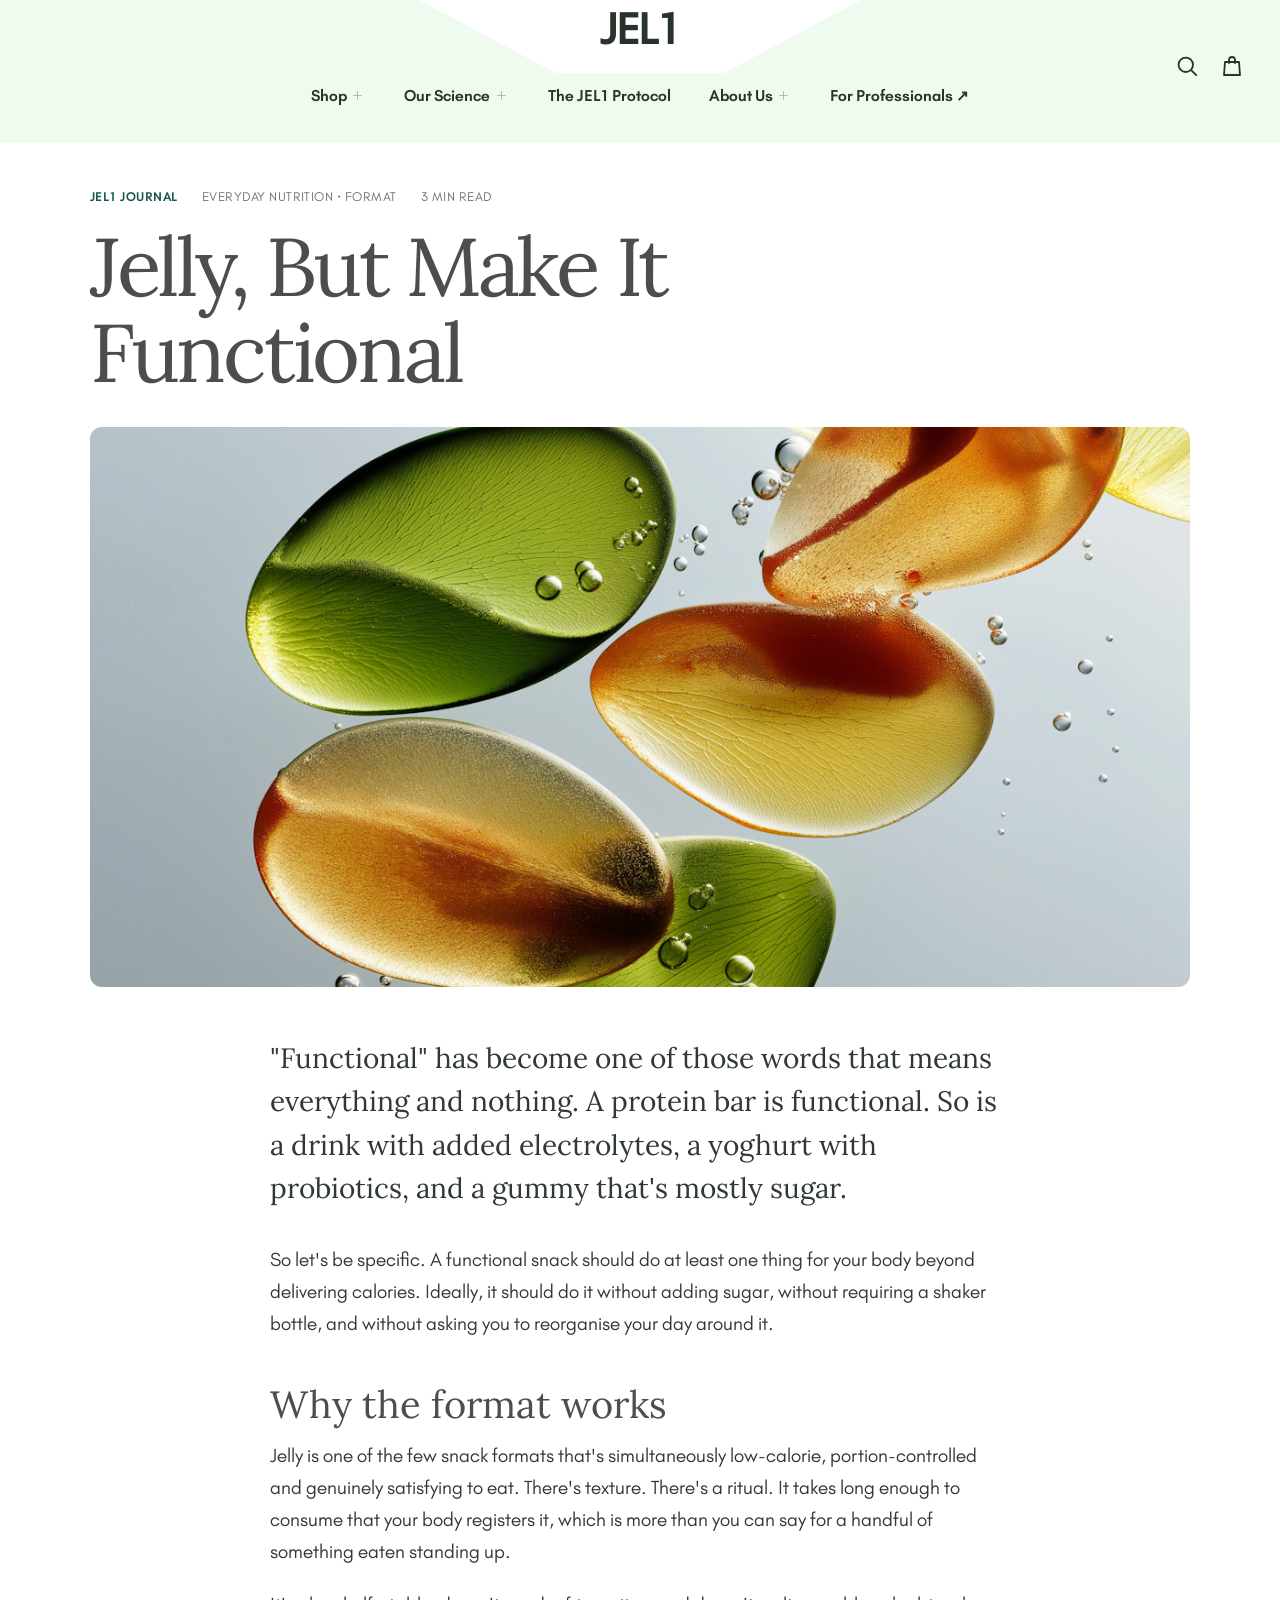
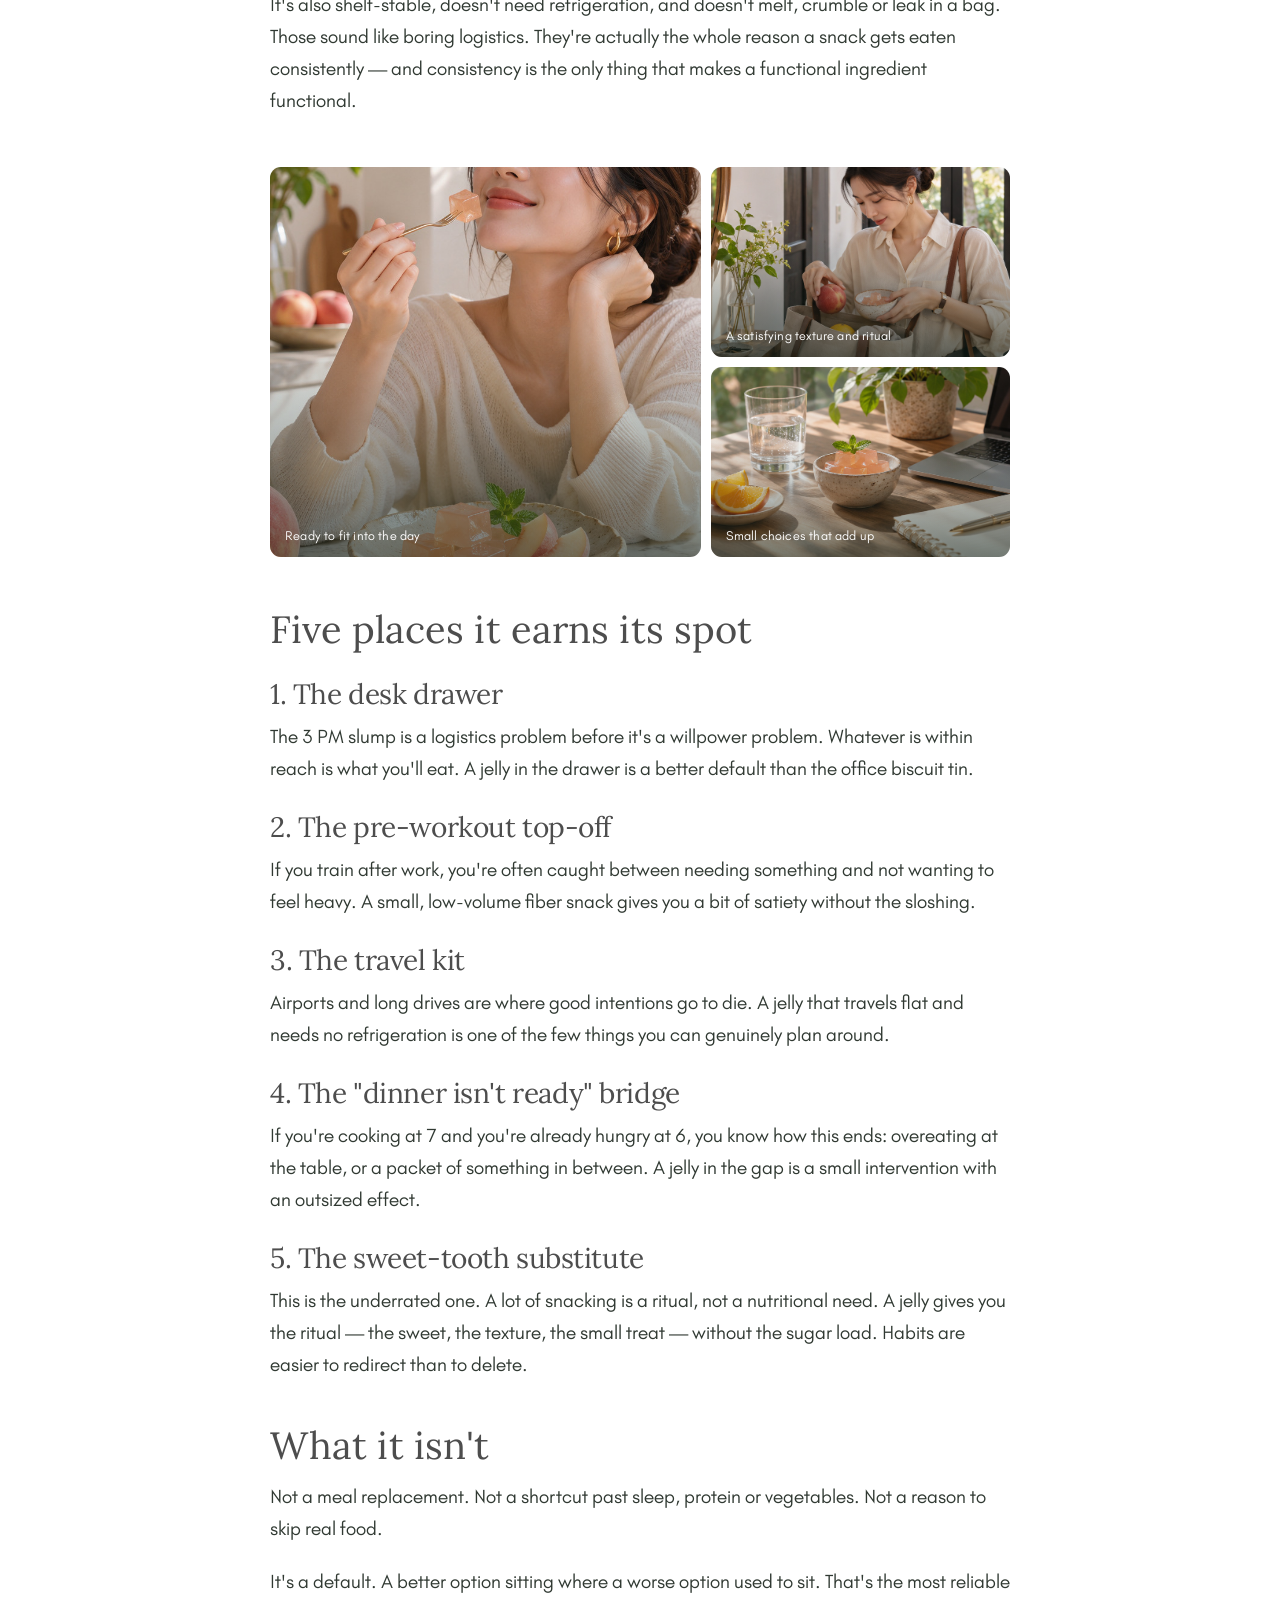
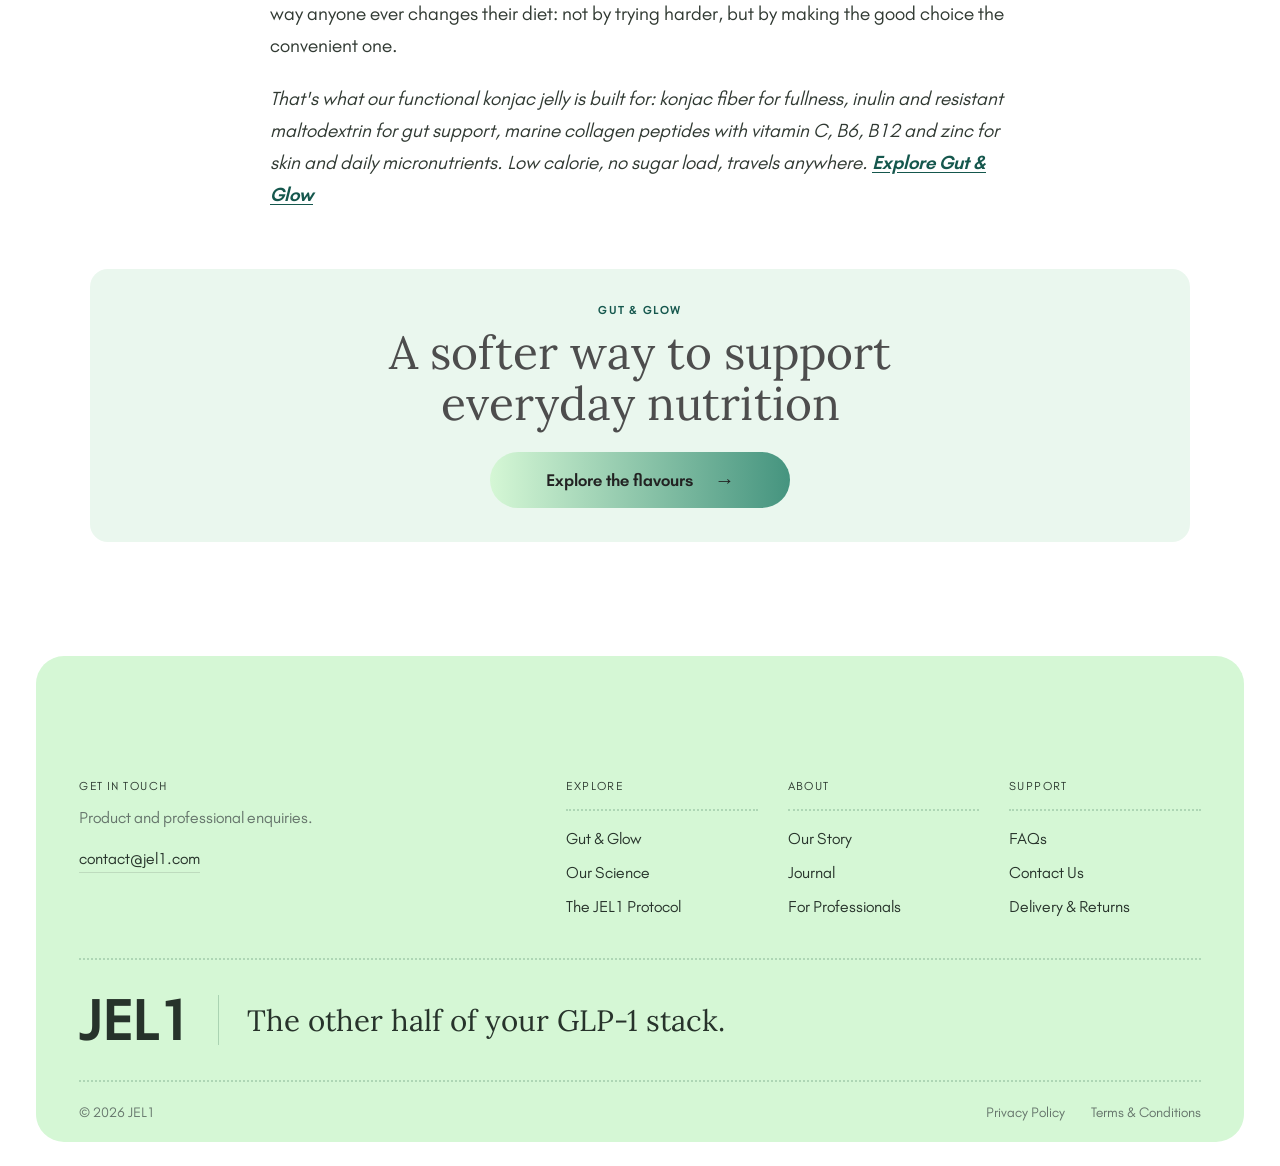
<file: blog/jelly-but-make-it-functional.html>
<!doctype html>
<html lang="en">
<head>
  <meta charset="utf-8">
  <meta name="viewport" content="width=device-width, initial-scale=1">
  <meta name="description" content="&quot;Functional&quot; has become one of those words that means everything and nothing. A protein bar is functional. So is a drink with added electrolytes, a yoghurt">
  <title>Jelly, But Make It Functional | JEL1 Journal</title>
  <link rel="preconnect" href="https://fonts.googleapis.com">
  <link rel="preconnect" href="https://fonts.gstatic.com" crossorigin>
  <link href="https://fonts.googleapis.com/css2?family=Lora:wght@400;500&display=swap" rel="stylesheet">
  <link rel="icon" type="image/png" href="../images/jel1-favicon.png"><link rel="stylesheet" href="../styles.css">
  <script src="../script.js" defer></script>
</head>
<body class="blog-page">
  <div class="hero-area"><header class="site-header" id="top">
    <a class="wordmark" href="../index.html#top" aria-label="JEL1 home">JEL1</a>
    <div class="header-actions">
      <button class="icon-button" type="button" id="search-toggle" aria-label="Open search" aria-expanded="false"><svg viewBox="0 0 24 24"><circle cx="10.8" cy="10.8" r="7.2"/><path d="m16.2 16.2 5 5"/></svg></button>
      <a class="icon-button" href="../index.html#collection" aria-label="Shop Gut and Glow"><svg viewBox="0 0 24 24"><path d="M5 8h14l1 13H4L5 8Z"/><path d="M9 9V6a3 3 0 0 1 6 0v3"/></svg></a>
      <button class="icon-button menu-toggle" type="button" id="menu-toggle" aria-label="Open menu" aria-expanded="false"><svg viewBox="0 0 24 24"><path d="M4 7h16M4 12h16M4 17h16"/></svg></button>
    </div>
    <nav class="main-nav" id="main-nav" aria-label="Main navigation">
      <div class="nav-entry has-mega">
        <div class="nav-entry-label"><a href="../index.html#collection">Shop</a><button class="nav-dropdown-toggle" type="button" aria-label="Open Shop menu" aria-expanded="false" aria-controls="mega-shop"><svg viewBox="0 0 24 24" aria-hidden="true"><path d="M12 5v14M5 12h14"/></svg></button></div>
        <div class="mega-menu" id="mega-shop" aria-label="Shop menu">
          <div class="mega-menu-copy"><p class="eyebrow">The collection</p><h3>Five flavours.<br>One easy ritual</h3><a class="text-link" href="../index.html#collection">Explore all flavours <svg viewBox="0 0 24 24" aria-hidden="true"><path d="M4 12h15M13 6l6 6-6 6"/></svg></a></div>
          <div class="mega-menu-links"><a href="../index.html#collection">Find your flavour <svg viewBox="0 0 24 24" aria-hidden="true"><path d="M4 12h15M13 6l6 6-6 6"/></svg></a><a href="../index.html#routine">What’s inside <svg viewBox="0 0 24 24" aria-hidden="true"><path d="M4 12h15M13 6l6 6-6 6"/></svg></a><a href="../index.html#routine">The daily protocol <svg viewBox="0 0 24 24" aria-hidden="true"><path d="M4 12h15M13 6l6 6-6 6"/></svg></a></div>
          <a class="mega-feature" href="../index.html#collection"><img src="../images/hover-peach-vanilla.jpg" alt="Peach and vanilla flavour notes"><span class="eyebrow">Featured flavour</span><strong>Peach + Vanilla</strong><span class="mega-feature-link">Discover Gut &amp; Glow <svg viewBox="0 0 24 24" aria-hidden="true"><path d="M7 17 17 7M8 7h9v9"/></svg></span></a>
        </div>
      </div>
      <div class="nav-entry has-mega">
        <div class="nav-entry-label"><a href="../index.html#science">Our Science</a><button class="nav-dropdown-toggle" type="button" aria-label="Open Our Science menu" aria-expanded="false" aria-controls="mega-science"><svg viewBox="0 0 24 24" aria-hidden="true"><path d="M12 5v14M5 12h14"/></svg></button></div>
        <div class="mega-menu" id="mega-science" aria-label="Our Science menu">
          <div class="mega-menu-copy"><p class="eyebrow">A closer look</p><h3>Nutrition built around<br>a smaller appetite</h3><a class="text-link" href="../index.html#science">Why every bite matters <svg viewBox="0 0 24 24" aria-hidden="true"><path d="M4 12h15M13 6l6 6-6 6"/></svg></a></div>
          <div class="mega-menu-links"><a href="../index.html#science">The GLP-1 nutrition gap <svg viewBox="0 0 24 24" aria-hidden="true"><path d="M4 12h15M13 6l6 6-6 6"/></svg></a><a href="../index.html#compare">Why the format works <svg viewBox="0 0 24 24" aria-hidden="true"><path d="M4 12h15M13 6l6 6-6 6"/></svg></a><a href="../index.html#research">Konjac research <svg viewBox="0 0 24 24" aria-hidden="true"><path d="M4 12h15M13 6l6 6-6 6"/></svg></a></div>
          <a class="mega-feature" href="../index.html#research"><img src="../images/konjac-research.png" alt="Conceptual image of translucent konjac hydrogel"><span class="eyebrow">Research spotlight</span><strong>Konjac fibre, up close</strong><span class="mega-feature-link">Read the evidence <svg viewBox="0 0 24 24" aria-hidden="true"><path d="M7 17 17 7M8 7h9v9"/></svg></span></a>
        </div>
      </div>
      <a href="../index.html#routine">The JEL1 Protocol</a>
      <div class="nav-entry has-mega">
        <div class="nav-entry-label"><a href="../index.html#science">About Us</a><button class="nav-dropdown-toggle" type="button" aria-label="Open About Us menu" aria-expanded="false" aria-controls="mega-about"><svg viewBox="0 0 24 24" aria-hidden="true"><path d="M12 5v14M5 12h14"/></svg></button></div>
        <div class="mega-menu" id="mega-about" aria-label="About Us menu">
          <div class="mega-menu-copy"><p class="eyebrow">Meet JEL1</p><h3>Made for the life<br>you’re already living</h3><a class="text-link" href="../index.html#science">Our point of view <svg viewBox="0 0 24 24" aria-hidden="true"><path d="M4 12h15M13 6l6 6-6 6"/></svg></a></div>
          <div class="mega-menu-links"><a href="../index.html#routine">Everyday routine <svg viewBox="0 0 24 24" aria-hidden="true"><path d="M4 12h15M13 6l6 6-6 6"/></svg></a><a href="../index.html#journal">The JEL1 journal <svg viewBox="0 0 24 24" aria-hidden="true"><path d="M4 12h15M13 6l6 6-6 6"/></svg></a><a href="../index.html#contact">Contact the team <svg viewBox="0 0 24 24" aria-hidden="true"><path d="M4 12h15M13 6l6 6-6 6"/></svg></a></div>
          <a class="mega-feature" href="../index.html#routine"><img src="../images/everyday-lifestyle.png" alt="Gut &amp; Glow in a relaxed everyday setting"><span class="eyebrow">Nutrition that fits</span><strong>At home. At work. On the go.</strong><span class="mega-feature-link">See the routine <svg viewBox="0 0 24 24" aria-hidden="true"><path d="M7 17 17 7M8 7h9v9"/></svg></span></a>
        </div>
      </div>
      <a href="../index.html#contact">For Professionals <span>↗</span></a>
    </nav>
    <form class="search-panel" id="search-panel" role="search" hidden>
      <label for="site-search">Search JEL1</label><input id="site-search" type="search" placeholder="Try flavours, fibre or routine"><button class="icon-button" type="submit" aria-label="Search"><svg viewBox="0 0 24 24"><circle cx="10.8" cy="10.8" r="7.2"/><path d="m16.2 16.2 5 5"/></svg></button>
    </form>
  </header></div>
  <main class="blog-article-shell">
    <div class="blog-article-meta"><a href="../index.html#journal">JEL1 Journal</a><span>Everyday nutrition · Format</span><span>3 min read</span></div>
    <h1>Jelly, But Make It Functional</h1>
    <figure class="blog-cover"><img src="../images/journal-functional-jelly.jpg" alt="Colorful capsules against a light background"></figure>
    <article class="blog-prose">
      <p class="blog-lead">&quot;Functional&quot; has become one of those words that means everything and nothing. A protein bar is functional. So is a drink with added electrolytes, a yoghurt with probiotics, and a gummy that&#x27;s mostly sugar.</p>
<p>So let&#x27;s be specific. A functional snack should do at least one thing for your body beyond delivering calories. Ideally, it should do it without adding sugar, without requiring a shaker bottle, and without asking you to reorganise your day around it.</p>
<h2>Why the format works</h2>
<p>Jelly is one of the few snack formats that&#x27;s simultaneously low-calorie, portion-controlled and genuinely satisfying to eat. There&#x27;s texture. There&#x27;s a ritual. It takes long enough to consume that your body registers it, which is more than you can say for a handful of something eaten standing up.</p>
<p>It&#x27;s also shelf-stable, doesn&#x27;t need refrigeration, and doesn&#x27;t melt, crumble or leak in a bag. Those sound like boring logistics. They&#x27;re actually the whole reason a snack gets eaten consistently — and consistency is the only thing that makes a functional ingredient functional.</p>
<div class="blog-image-grid" role="group" aria-label="Visual guide for jelly but make it functional">
        <figure class="blog-image-tile"><img src="../images/functional-inline-1.jpg" alt="A woman enjoying a peach jelly snack in warm daylight" loading="lazy"><figcaption>Ready to fit into the day</figcaption></figure>
        <figure class="blog-image-tile"><img src="../images/functional-inline-2.jpg" alt="A simple snack bowl being prepared in a bright kitchen" loading="lazy"><figcaption>A satisfying texture and ritual</figcaption></figure>
        <figure class="blog-image-tile"><img src="../images/functional-inline-3.jpg" alt="A desk-side snack break with fruit and water" loading="lazy"><figcaption>Small choices that add up</figcaption></figure>
</div>
<h2>Five places it earns its spot</h2>
<h3>1. The desk drawer</h3>
<p>The 3 PM slump is a logistics problem before it&#x27;s a willpower problem. Whatever is within reach is what you&#x27;ll eat. A jelly in the drawer is a better default than the office biscuit tin.</p>
<h3>2. The pre-workout top-off</h3>
<p>If you train after work, you&#x27;re often caught between needing something and not wanting to feel heavy. A small, low-volume fiber snack gives you a bit of satiety without the sloshing.</p>
<h3>3. The travel kit</h3>
<p>Airports and long drives are where good intentions go to die. A jelly that travels flat and needs no refrigeration is one of the few things you can genuinely plan around.</p>
<h3>4. The &quot;dinner isn&#x27;t ready&quot; bridge</h3>
<p>If you&#x27;re cooking at 7 and you&#x27;re already hungry at 6, you know how this ends: overeating at the table, or a packet of something in between. A jelly in the gap is a small intervention with an outsized effect.</p>
<h3>5. The sweet-tooth substitute</h3>
<p>This is the underrated one. A lot of snacking is a ritual, not a nutritional need. A jelly gives you the ritual — the sweet, the texture, the small treat — without the sugar load. Habits are easier to redirect than to delete.</p>
<h2>What it isn&#x27;t</h2>
<p>Not a meal replacement. Not a shortcut past sleep, protein or vegetables. Not a reason to skip real food.</p>
<p>It&#x27;s a default. A better option sitting where a worse option used to sit. That&#x27;s the most reliable way anyone ever changes their diet: not by trying harder, but by making the good choice the convenient one.</p>
<p><em>That&#x27;s what our functional konjac jelly is built for: konjac fiber for fullness, inulin and resistant maltodextrin for gut support, marine collagen peptides with vitamin C, B6, B12 and zinc for skin and daily micronutrients. Low calorie, no sugar load, travels anywhere. <a class="blog-inline-link" href="../index.html#collection">Explore Gut &amp; Glow</a></em></p>
    </article>
    <div class="blog-end-cta"><p class="eyebrow">Gut &amp; Glow</p><h2>A softer way to support everyday nutrition</h2><a class="button button-dark" href="../index.html#collection">Explore the flavours <span>→</span></a></div>
  </main>
  <footer class="footer section-pad" id="footer"><div class="footer-panel">
    <div class="footer-top"><div class="footer-contact"><p class="eyebrow">Get in touch</p><p>Product and professional enquiries.</p><a class="text-link" href="mailto:contact@jel1.com">contact@jel1.com</a></div>
      <nav class="footer-links" aria-label="Footer"><div><p class="eyebrow">Explore</p><a href="../index.html#collection">Gut &amp; Glow</a><a href="../index.html#research">Our Science</a><a href="../index.html#routine">The JEL1 Protocol</a></div><div><p class="eyebrow">About</p><a href="../index.html#research">Our Story</a><a href="../index.html#journal">Journal</a><a href="../index.html#contact">For Professionals</a></div><div><p class="eyebrow">Support</p><a href="../index.html#contact">FAQs</a><a href="../index.html#contact">Contact Us</a><a href="../index.html#contact">Delivery &amp; Returns</a></div></nav>
    </div><div class="footer-brand"><a href="../index.html#top" class="footer-wordmark">JEL1</a><span></span><p>The other half of your GLP-1 stack.</p></div><div class="footer-bottom"><span>© 2026 JEL1</span><a href="../index.html#footer">Privacy Policy</a><a href="../index.html#footer">Terms &amp; Conditions</a></div>
  </div></footer>
</body>
</html>
</file>
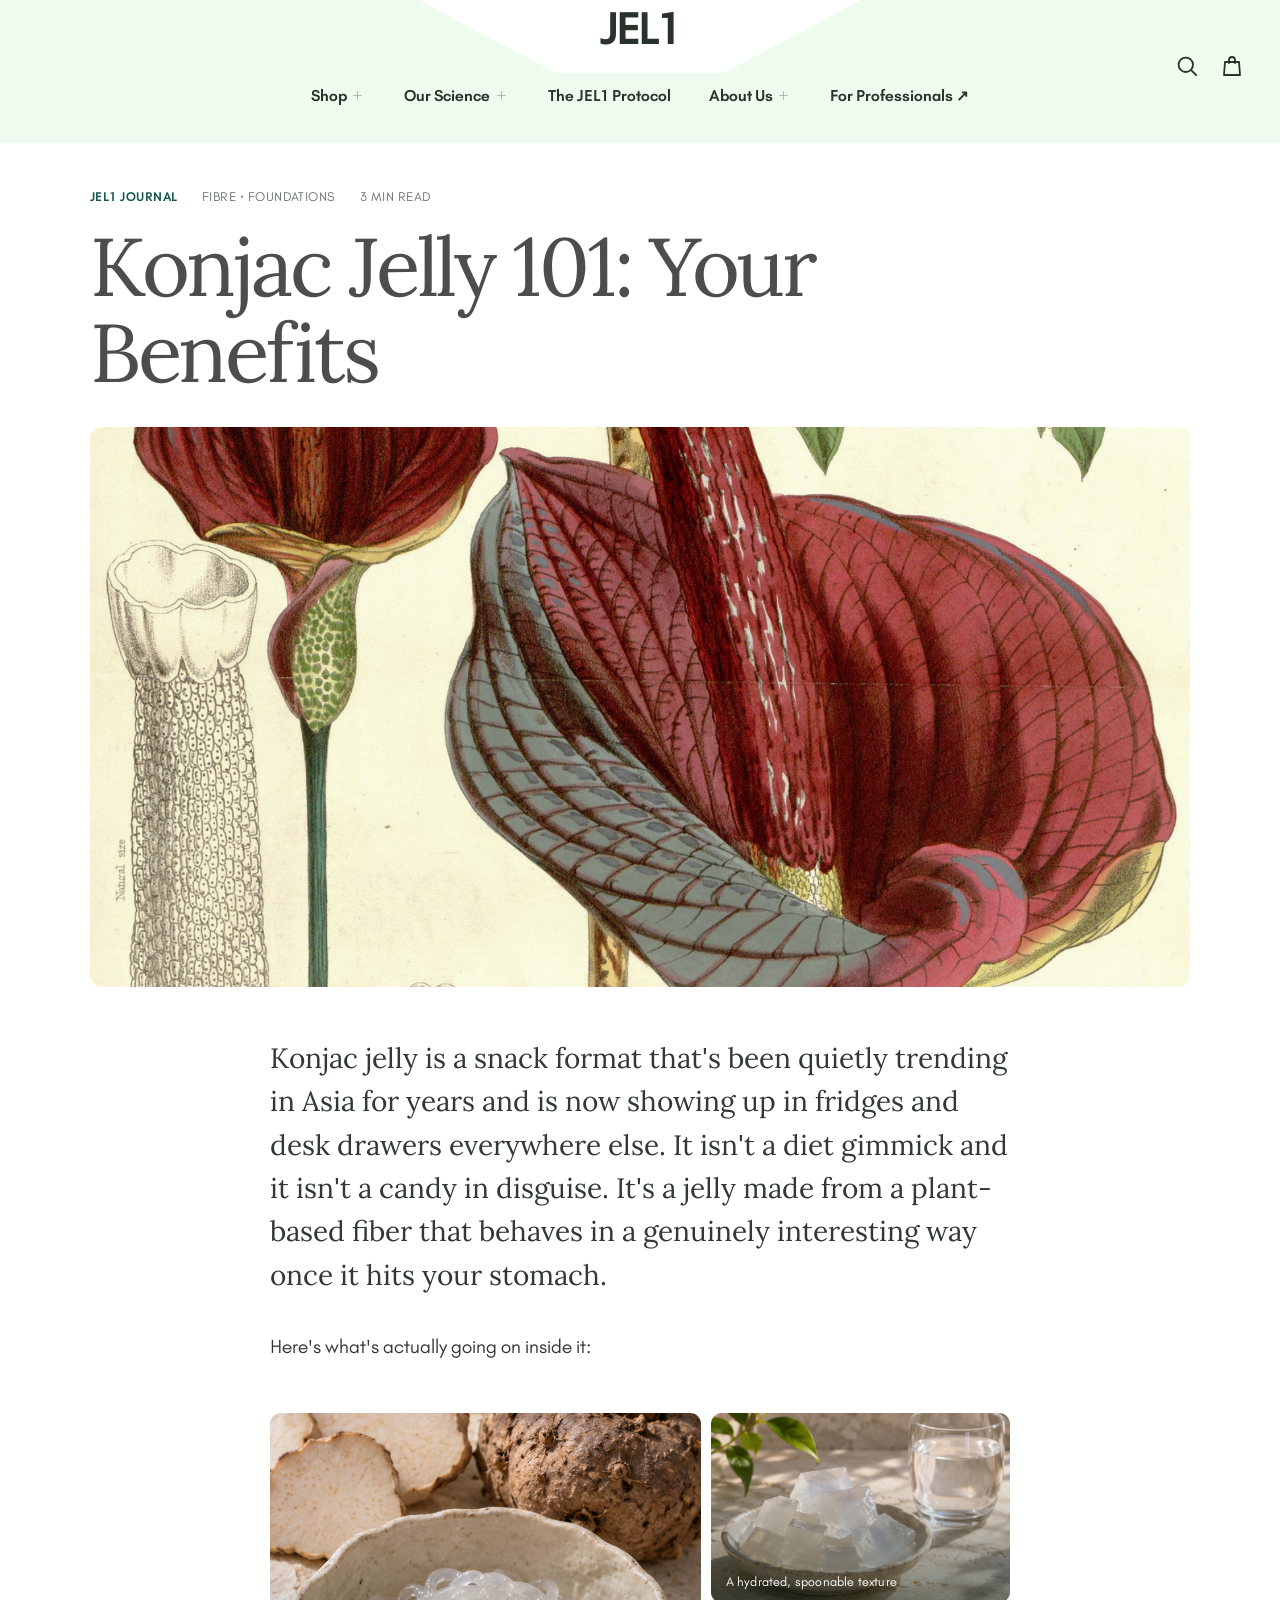
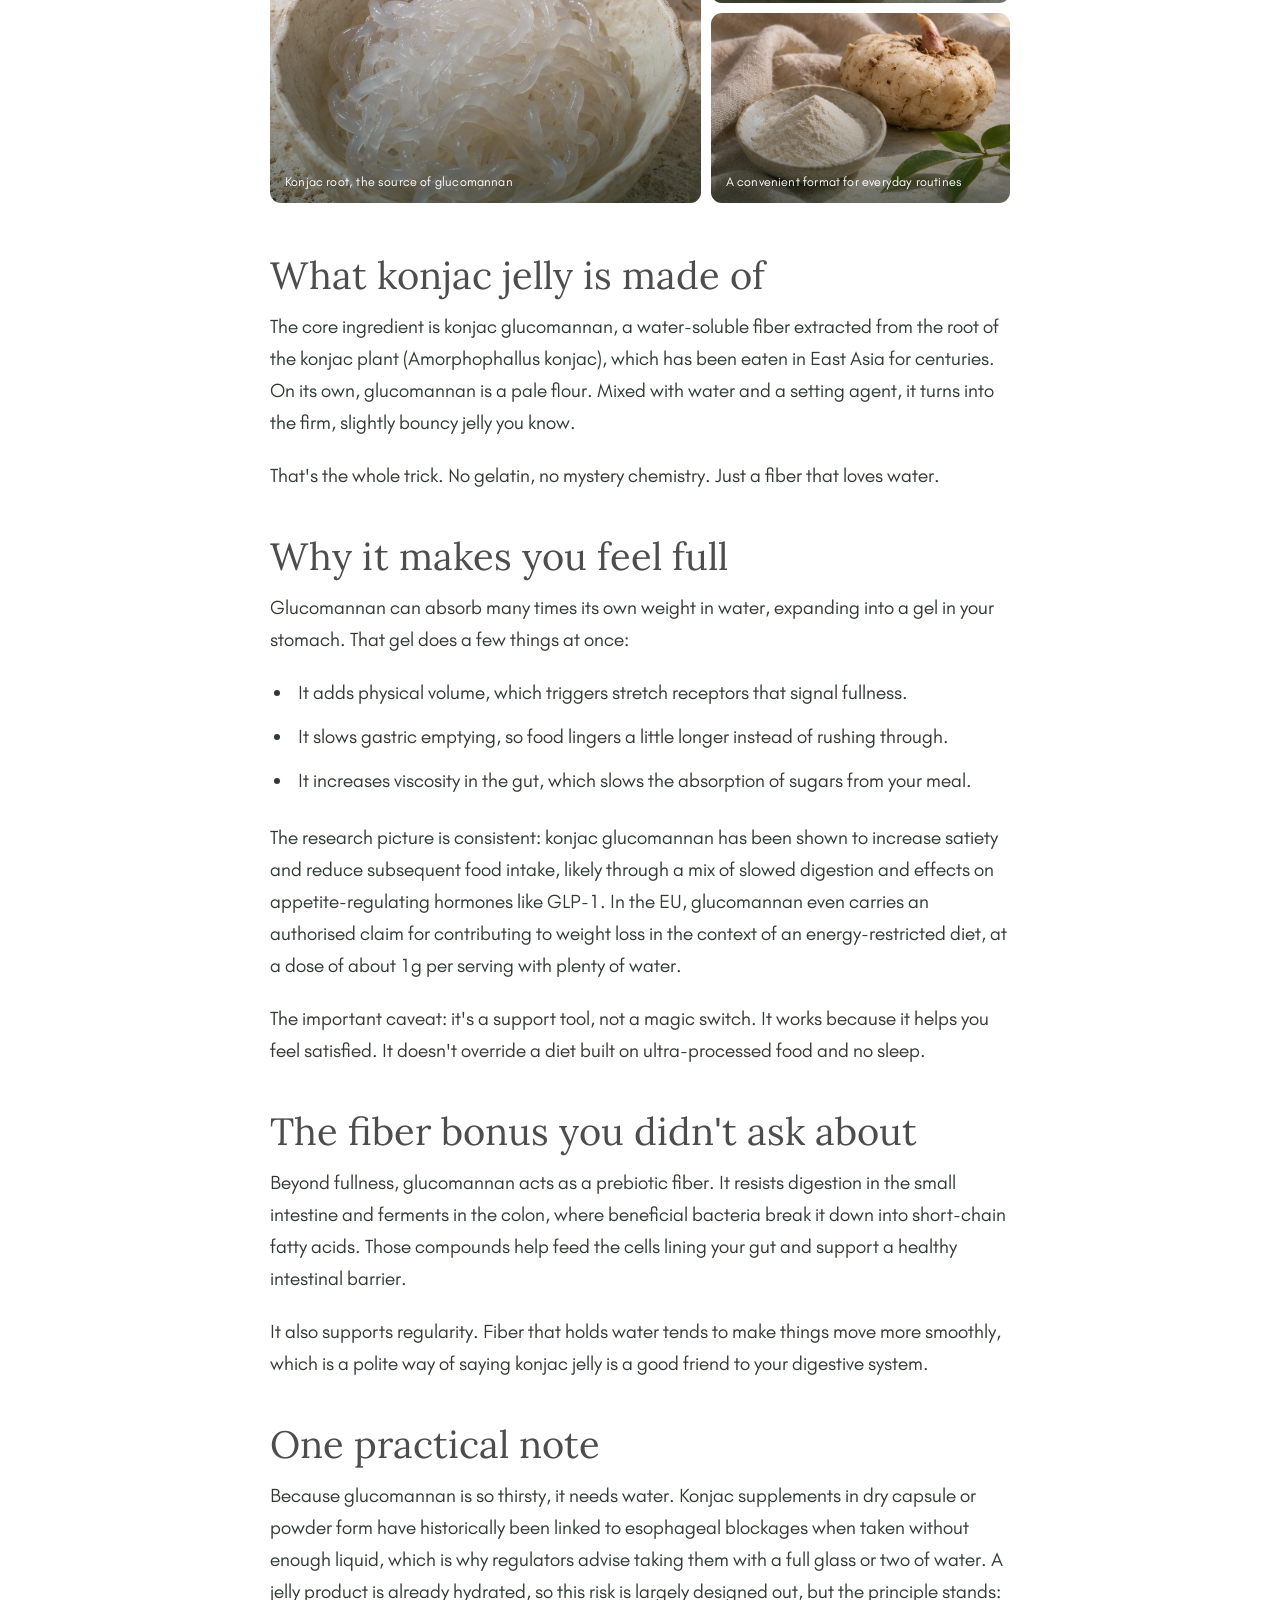
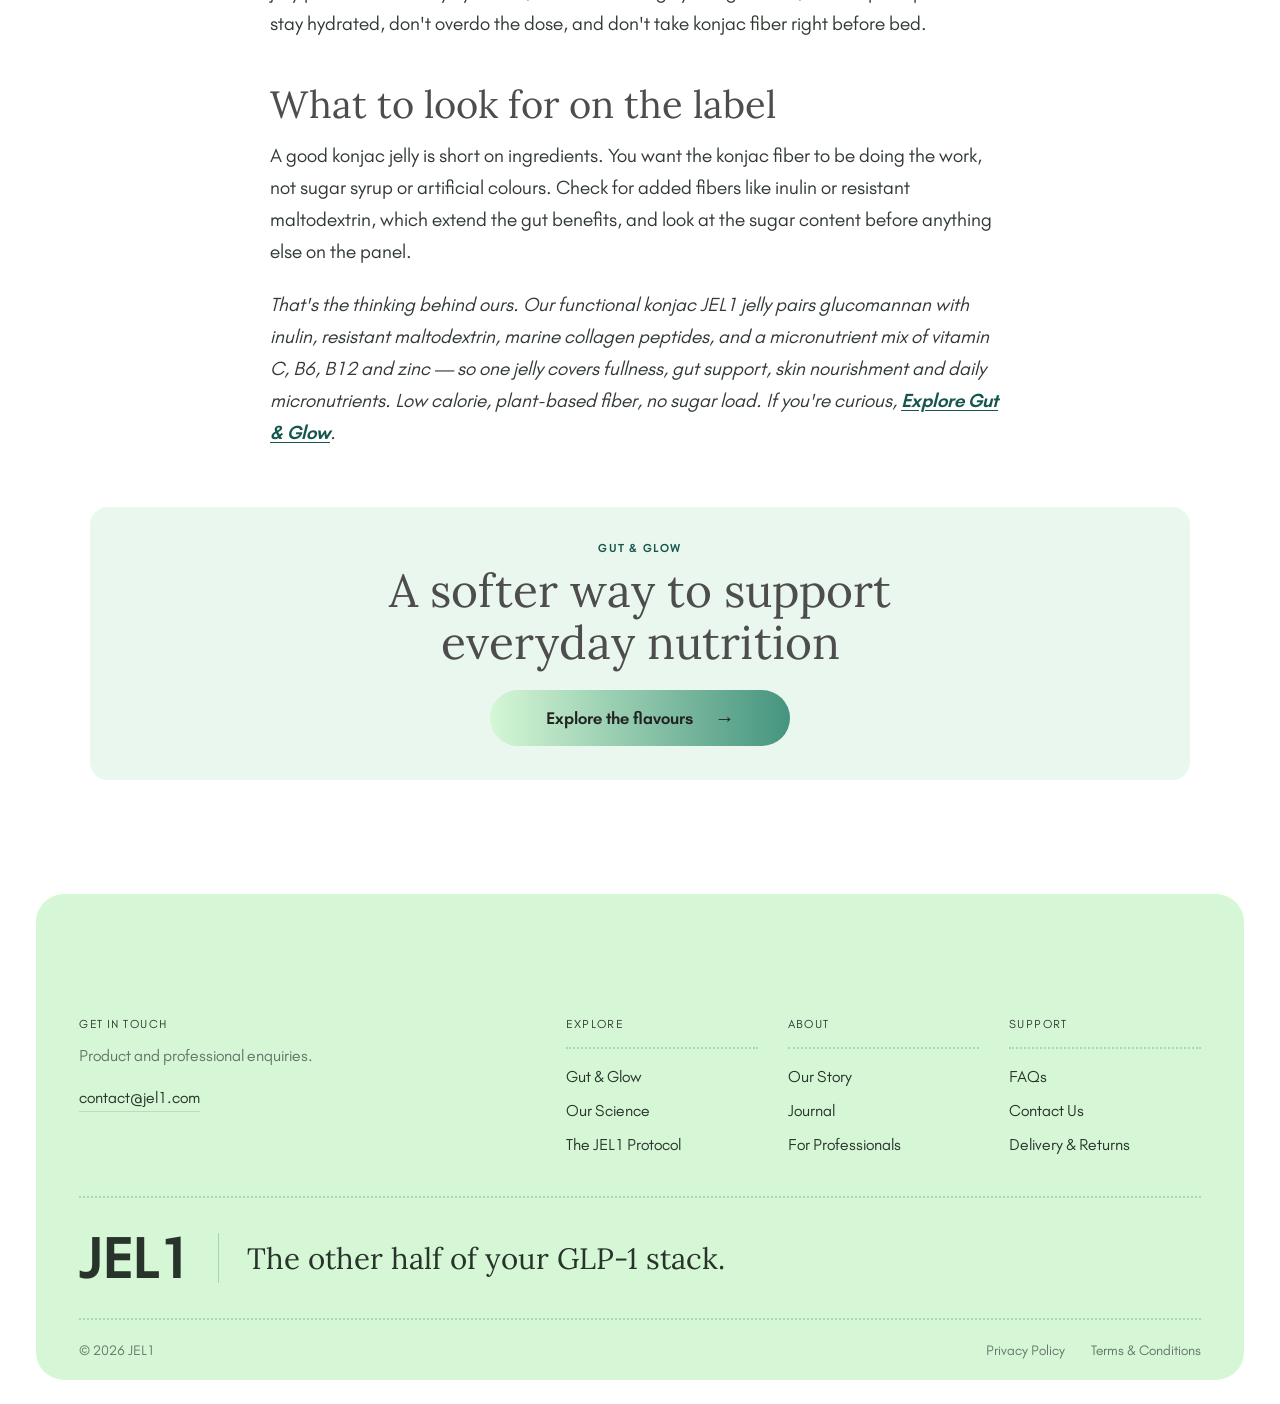
<file: blog/konjac-jelly-101.html>
<!doctype html>
<html lang="en">
<head>
  <meta charset="utf-8">
  <meta name="viewport" content="width=device-width, initial-scale=1">
  <meta name="description" content="Konjac jelly is a snack format that&#x27;s been quietly trending in Asia for years and is now showing up in fridges and desk drawers everywhere else. It isn&#x27;t a">
  <title>Konjac Jelly 101: Your Benefits | JEL1 Journal</title>
  <link rel="preconnect" href="https://fonts.googleapis.com">
  <link rel="preconnect" href="https://fonts.gstatic.com" crossorigin>
  <link href="https://fonts.googleapis.com/css2?family=Lora:wght@400;500&display=swap" rel="stylesheet">
  <link rel="icon" type="image/png" href="../images/jel1-favicon.png"><link rel="stylesheet" href="../styles.css">
  <script src="../script.js" defer></script>
</head>
<body class="blog-page">
  <div class="hero-area"><header class="site-header" id="top">
    <a class="wordmark" href="../index.html#top" aria-label="JEL1 home">JEL1</a>
    <div class="header-actions">
      <button class="icon-button" type="button" id="search-toggle" aria-label="Open search" aria-expanded="false"><svg viewBox="0 0 24 24"><circle cx="10.8" cy="10.8" r="7.2"/><path d="m16.2 16.2 5 5"/></svg></button>
      <a class="icon-button" href="../index.html#collection" aria-label="Shop Gut and Glow"><svg viewBox="0 0 24 24"><path d="M5 8h14l1 13H4L5 8Z"/><path d="M9 9V6a3 3 0 0 1 6 0v3"/></svg></a>
      <button class="icon-button menu-toggle" type="button" id="menu-toggle" aria-label="Open menu" aria-expanded="false"><svg viewBox="0 0 24 24"><path d="M4 7h16M4 12h16M4 17h16"/></svg></button>
    </div>
    <nav class="main-nav" id="main-nav" aria-label="Main navigation">
      <div class="nav-entry has-mega">
        <div class="nav-entry-label"><a href="../index.html#collection">Shop</a><button class="nav-dropdown-toggle" type="button" aria-label="Open Shop menu" aria-expanded="false" aria-controls="mega-shop"><svg viewBox="0 0 24 24" aria-hidden="true"><path d="M12 5v14M5 12h14"/></svg></button></div>
        <div class="mega-menu" id="mega-shop" aria-label="Shop menu">
          <div class="mega-menu-copy"><p class="eyebrow">The collection</p><h3>Five flavours.<br>One easy ritual</h3><a class="text-link" href="../index.html#collection">Explore all flavours <svg viewBox="0 0 24 24" aria-hidden="true"><path d="M4 12h15M13 6l6 6-6 6"/></svg></a></div>
          <div class="mega-menu-links"><a href="../index.html#collection">Find your flavour <svg viewBox="0 0 24 24" aria-hidden="true"><path d="M4 12h15M13 6l6 6-6 6"/></svg></a><a href="../index.html#routine">What’s inside <svg viewBox="0 0 24 24" aria-hidden="true"><path d="M4 12h15M13 6l6 6-6 6"/></svg></a><a href="../index.html#routine">The daily protocol <svg viewBox="0 0 24 24" aria-hidden="true"><path d="M4 12h15M13 6l6 6-6 6"/></svg></a></div>
          <a class="mega-feature" href="../index.html#collection"><img src="../images/hover-peach-vanilla.jpg" alt="Peach and vanilla flavour notes"><span class="eyebrow">Featured flavour</span><strong>Peach + Vanilla</strong><span class="mega-feature-link">Discover Gut &amp; Glow <svg viewBox="0 0 24 24" aria-hidden="true"><path d="M7 17 17 7M8 7h9v9"/></svg></span></a>
        </div>
      </div>
      <div class="nav-entry has-mega">
        <div class="nav-entry-label"><a href="../index.html#science">Our Science</a><button class="nav-dropdown-toggle" type="button" aria-label="Open Our Science menu" aria-expanded="false" aria-controls="mega-science"><svg viewBox="0 0 24 24" aria-hidden="true"><path d="M12 5v14M5 12h14"/></svg></button></div>
        <div class="mega-menu" id="mega-science" aria-label="Our Science menu">
          <div class="mega-menu-copy"><p class="eyebrow">A closer look</p><h3>Nutrition built around<br>a smaller appetite</h3><a class="text-link" href="../index.html#science">Why every bite matters <svg viewBox="0 0 24 24" aria-hidden="true"><path d="M4 12h15M13 6l6 6-6 6"/></svg></a></div>
          <div class="mega-menu-links"><a href="../index.html#science">The GLP-1 nutrition gap <svg viewBox="0 0 24 24" aria-hidden="true"><path d="M4 12h15M13 6l6 6-6 6"/></svg></a><a href="../index.html#compare">Why the format works <svg viewBox="0 0 24 24" aria-hidden="true"><path d="M4 12h15M13 6l6 6-6 6"/></svg></a><a href="../index.html#research">Konjac research <svg viewBox="0 0 24 24" aria-hidden="true"><path d="M4 12h15M13 6l6 6-6 6"/></svg></a></div>
          <a class="mega-feature" href="../index.html#research"><img src="../images/konjac-research.png" alt="Conceptual image of translucent konjac hydrogel"><span class="eyebrow">Research spotlight</span><strong>Konjac fibre, up close</strong><span class="mega-feature-link">Read the evidence <svg viewBox="0 0 24 24" aria-hidden="true"><path d="M7 17 17 7M8 7h9v9"/></svg></span></a>
        </div>
      </div>
      <a href="../index.html#routine">The JEL1 Protocol</a>
      <div class="nav-entry has-mega">
        <div class="nav-entry-label"><a href="../index.html#science">About Us</a><button class="nav-dropdown-toggle" type="button" aria-label="Open About Us menu" aria-expanded="false" aria-controls="mega-about"><svg viewBox="0 0 24 24" aria-hidden="true"><path d="M12 5v14M5 12h14"/></svg></button></div>
        <div class="mega-menu" id="mega-about" aria-label="About Us menu">
          <div class="mega-menu-copy"><p class="eyebrow">Meet JEL1</p><h3>Made for the life<br>you’re already living</h3><a class="text-link" href="../index.html#science">Our point of view <svg viewBox="0 0 24 24" aria-hidden="true"><path d="M4 12h15M13 6l6 6-6 6"/></svg></a></div>
          <div class="mega-menu-links"><a href="../index.html#routine">Everyday routine <svg viewBox="0 0 24 24" aria-hidden="true"><path d="M4 12h15M13 6l6 6-6 6"/></svg></a><a href="../index.html#journal">The JEL1 journal <svg viewBox="0 0 24 24" aria-hidden="true"><path d="M4 12h15M13 6l6 6-6 6"/></svg></a><a href="../index.html#contact">Contact the team <svg viewBox="0 0 24 24" aria-hidden="true"><path d="M4 12h15M13 6l6 6-6 6"/></svg></a></div>
          <a class="mega-feature" href="../index.html#routine"><img src="../images/everyday-lifestyle.png" alt="Gut &amp; Glow in a relaxed everyday setting"><span class="eyebrow">Nutrition that fits</span><strong>At home. At work. On the go.</strong><span class="mega-feature-link">See the routine <svg viewBox="0 0 24 24" aria-hidden="true"><path d="M7 17 17 7M8 7h9v9"/></svg></span></a>
        </div>
      </div>
      <a href="../index.html#contact">For Professionals <span>↗</span></a>
    </nav>
    <form class="search-panel" id="search-panel" role="search" hidden>
      <label for="site-search">Search JEL1</label><input id="site-search" type="search" placeholder="Try flavours, fibre or routine"><button class="icon-button" type="submit" aria-label="Search"><svg viewBox="0 0 24 24"><circle cx="10.8" cy="10.8" r="7.2"/><path d="m16.2 16.2 5 5"/></svg></button>
    </form>
  </header></div>
  <main class="blog-article-shell">
    <div class="blog-article-meta"><a href="../index.html#journal">JEL1 Journal</a><span>Fibre · Foundations</span><span>3 min read</span></div>
    <h1>Konjac Jelly 101: Your Benefits</h1>
    <figure class="blog-cover"><img src="../images/journal-konjac-study.jpg" alt="Botanical illustration of Amorphophallus konjac"></figure>
    <article class="blog-prose">
      <p class="blog-lead">Konjac jelly is a snack format that&#x27;s been quietly trending in Asia for years and is now showing up in fridges and desk drawers everywhere else. It isn&#x27;t a diet gimmick and it isn&#x27;t a candy in disguise. It&#x27;s a jelly made from a plant-based fiber that behaves in a genuinely interesting way once it hits your stomach.</p>
<p>Here&#x27;s what&#x27;s actually going on inside it:</p>
<div class="blog-image-grid" role="group" aria-label="Visual guide for konjac jelly 101">
        <figure class="blog-image-tile"><img src="../images/konjac-inline-1.jpg" alt="Translucent konjac noodles served with fresh konjac root" loading="lazy"><figcaption>Konjac root, the source of glucomannan</figcaption></figure>
        <figure class="blog-image-tile"><img src="../images/konjac-inline-2.jpg" alt="Hydrated konjac jelly cubes with a glass of water" loading="lazy"><figcaption>A hydrated, spoonable texture</figcaption></figure>
        <figure class="blog-image-tile"><img src="../images/konjac-inline-3.jpg" alt="Konjac root and glucomannan powder on linen" loading="lazy"><figcaption>A convenient format for everyday routines</figcaption></figure>
</div>
<h2>What konjac jelly is made of</h2>
<p>The core ingredient is konjac glucomannan, a water-soluble fiber extracted from the root of the konjac plant (Amorphophallus konjac), which has been eaten in East Asia for centuries. On its own, glucomannan is a pale flour. Mixed with water and a setting agent, it turns into the firm, slightly bouncy jelly you know.</p>
<p>That&#x27;s the whole trick. No gelatin, no mystery chemistry. Just a fiber that loves water.</p>
<h2>Why it makes you feel full</h2>
<p>Glucomannan can absorb many times its own weight in water, expanding into a gel in your stomach. That gel does a few things at once:</p>
<ul class="blog-list"><li>It adds physical volume, which triggers stretch receptors that signal fullness.</li><li>It slows gastric emptying, so food lingers a little longer instead of rushing through.</li><li>It increases viscosity in the gut, which slows the absorption of sugars from your meal.</li></ul>
<p>The research picture is consistent: konjac glucomannan has been shown to increase satiety and reduce subsequent food intake, likely through a mix of slowed digestion and effects on appetite-regulating hormones like GLP-1. In the EU, glucomannan even carries an authorised claim for contributing to weight loss in the context of an energy-restricted diet, at a dose of about 1g per serving with plenty of water.</p>
<p>The important caveat: it&#x27;s a support tool, not a magic switch. It works because it helps you feel satisfied. It doesn&#x27;t override a diet built on ultra-processed food and no sleep.</p>
<h2>The fiber bonus you didn&#x27;t ask about</h2>
<p>Beyond fullness, glucomannan acts as a prebiotic fiber. It resists digestion in the small intestine and ferments in the colon, where beneficial bacteria break it down into short-chain fatty acids. Those compounds help feed the cells lining your gut and support a healthy intestinal barrier.</p>
<p>It also supports regularity. Fiber that holds water tends to make things move more smoothly, which is a polite way of saying konjac jelly is a good friend to your digestive system.</p>
<h2>One practical note</h2>
<p>Because glucomannan is so thirsty, it needs water. Konjac supplements in dry capsule or powder form have historically been linked to esophageal blockages when taken without enough liquid, which is why regulators advise taking them with a full glass or two of water. A jelly product is already hydrated, so this risk is largely designed out, but the principle stands: stay hydrated, don&#x27;t overdo the dose, and don&#x27;t take konjac fiber right before bed.</p>
<h2>What to look for on the label</h2>
<p>A good konjac jelly is short on ingredients. You want the konjac fiber to be doing the work, not sugar syrup or artificial colours. Check for added fibers like inulin or resistant maltodextrin, which extend the gut benefits, and look at the sugar content before anything else on the panel.</p>
<p><em>That&#x27;s the thinking behind ours. Our functional konjac JEL1 jelly pairs glucomannan with inulin, resistant maltodextrin, marine collagen peptides, and a micronutrient mix of vitamin C, B6, B12 and zinc — so one jelly covers fullness, gut support, skin nourishment and daily micronutrients. Low calorie, plant-based fiber, no sugar load. If you&#x27;re curious, <a class="blog-inline-link" href="../index.html#collection">Explore Gut &amp; Glow</a>.</em></p>
    </article>
    <div class="blog-end-cta"><p class="eyebrow">Gut &amp; Glow</p><h2>A softer way to support everyday nutrition</h2><a class="button button-dark" href="../index.html#collection">Explore the flavours <span>→</span></a></div>
  </main>
  <footer class="footer section-pad" id="footer"><div class="footer-panel">
    <div class="footer-top"><div class="footer-contact"><p class="eyebrow">Get in touch</p><p>Product and professional enquiries.</p><a class="text-link" href="mailto:contact@jel1.com">contact@jel1.com</a></div>
      <nav class="footer-links" aria-label="Footer"><div><p class="eyebrow">Explore</p><a href="../index.html#collection">Gut &amp; Glow</a><a href="../index.html#research">Our Science</a><a href="../index.html#routine">The JEL1 Protocol</a></div><div><p class="eyebrow">About</p><a href="../index.html#research">Our Story</a><a href="../index.html#journal">Journal</a><a href="../index.html#contact">For Professionals</a></div><div><p class="eyebrow">Support</p><a href="../index.html#contact">FAQs</a><a href="../index.html#contact">Contact Us</a><a href="../index.html#contact">Delivery &amp; Returns</a></div></nav>
    </div><div class="footer-brand"><a href="../index.html#top" class="footer-wordmark">JEL1</a><span></span><p>The other half of your GLP-1 stack.</p></div><div class="footer-bottom"><span>© 2026 JEL1</span><a href="../index.html#footer">Privacy Policy</a><a href="../index.html#footer">Terms &amp; Conditions</a></div>
  </div></footer>
</body>
</html>
</file>
<file: styles.css>
@font-face{font-family:Glacial;src:url("fonts/glacial-indifference-regular.woff2") format("woff2");font-weight:400;font-display:swap}
@font-face{font-family:Glacial;src:url("fonts/glacial-indifference-medium.woff2") format("woff2");font-weight:500;font-display:swap}
@font-face{font-family:Glacial;src:url("fonts/glacial-indifference-semibold.woff2") format("woff2");font-weight:600;font-display:swap}
:root{--ink:#4d4d4d;--muted:#727272;--mint:#d5f7d5;--paper:#fff;--warm:#f6f7f3;--line:rgba(77,77,77,.17);--serif:"Lora",Georgia,"Times New Roman",serif;--sans:"Glacial",Arial,sans-serif}
*{box-sizing:border-box}html{scroll-behavior:smooth;scroll-padding-top:90px}body{margin:0;background:#fff;color:var(--ink);font-family:var(--sans);font-size:16px;-webkit-font-smoothing:antialiased}a{color:inherit;text-decoration:none}button,input{font:inherit;color:inherit}button,a{-webkit-tap-highlight-color:transparent}img{display:block;max-width:100%}.sr-only{position:absolute;width:1px;height:1px;padding:0;margin:-1px;overflow:hidden;clip:rect(0,0,0,0);white-space:nowrap;border:0}.section-pad{padding-inline:clamp(28px,4vw,68px)}
.hero-area{background:#effbef;padding-bottom:28px}.site-header{position:relative;z-index:10;height:clamp(132px,11.2vw,190px);min-height:0;padding:0 clamp(24px,3vw,48px);background:#effbef}.site-header:before{position:absolute;top:0;left:50%;width:min(650px,34.5vw);height:51%;transform:translateX(-50%);background:#fff;clip-path:polygon(0 0,100% 0,69% 100%,31% 100%);content:""}.wordmark{position:absolute;z-index:1;top:7px;left:50%;display:block;width:max-content;transform:translateX(-50%);font-size:clamp(42px,3.4vw,58px);font-weight:700;line-height:1;letter-spacing:-3px}.header-actions{position:absolute;top:34%;right:clamp(22px,2.4vw,40px);display:flex;gap:12px}.icon-button{display:grid;width:34px;height:34px;place-items:center;border:0;background:transparent;cursor:pointer}.icon-button svg{width:24px;height:24px;fill:none;stroke:currentColor;stroke-width:1.8;stroke-linecap:round;stroke-linejoin:round}.main-nav{position:absolute;z-index:1;right:15px;bottom:23%;left:15px;display:flex;min-height:30px;align-items:center;justify-content:center;gap:clamp(26px,3.7vw,60px);padding:0;margin:0}.main-nav a{font-size:clamp(15px,1.05vw,18px);font-weight:600}.main-nav a:hover,.footer-links a:hover{text-decoration:underline;text-underline-offset:4px}.menu-toggle{display:none}.search-panel{position:absolute;top:100%;left:0;right:0;display:flex;align-items:center;gap:18px;padding:20px 4vw;border-bottom:1px solid var(--line);background:#fff}.search-panel[hidden]{display:none}.search-panel label{font-family:var(--serif);font-size:24px}.search-panel input{flex:1;min-width:0;padding:12px;border:0;border-bottom:1px solid var(--line);outline:0}.search-panel input:focus{border-color:var(--ink)}
.page-frame{margin-inline:clamp(18px,2.8vw,48px);margin-bottom:0}.hero{position:relative;display:flex;height:min(725px,calc(100svh - 215px));min-height:620px;align-items:flex-end;overflow:hidden;padding:clamp(28px,4.6vw,76px);padding-bottom:clamp(72px,6.5vw,108px);border-radius:22px;background:#17211f;color:white;}.hero-image{position:absolute;inset:0;background:url("images/hero-background.png") right center/cover no-repeat}.hero:after{position:absolute;inset:0;background:linear-gradient(90deg,rgba(13,20,19,.38),rgba(13,20,19,.14) 43%,transparent 72%);content:""}.hero-copy{position:relative;z-index:1;max-width:710px;padding-block:0}.hero-copy .eyebrow{font-size:16px;letter-spacing:2.4px}.hero h1{max-width:710px;margin:20px 0 0;font-family:var(--serif);font-size:clamp(46px,3.6vw,61px);font-weight:400;line-height:1.08}.hero-subtitle{margin:18px 0 28px;font-size:24px}.button{display:inline-flex;min-height:54px;align-items:center;justify-content:center;gap:22px;padding:0 24px;border:1px solid var(--ink);font-size:14px;letter-spacing:.08em;text-transform:uppercase;transition:background .2s,color .2s}.button span{font-size:20px;line-height:1}.button-dark{min-width:300px;min-height:56px;border:0;border-radius:99px;background:linear-gradient(90deg,#d5f7d5 0%,#45947f 50%,#d5f7d5 100%);background-size:200% 100%;background-position:left center;transition:background-position .55s ease,color .2s;color:#222;font-size:16px;font-weight:600;letter-spacing:0;text-transform:none}.button-dark:hover{background-position:right center;color:#111}.button-outline{background:transparent}.button-outline:hover{background:var(--ink);color:white}
.benefit-ribbon{display:flex;min-height:90px;align-items:center;justify-content:center;gap:clamp(18px,4vw,55px);padding:14px;text-align:center}.benefit-ribbon i{width:6px;height:6px;flex:none;border-radius:50%;background:#72c96e}.benefit-ribbon.mint{margin-top:36px;border-radius:12px;background:var(--mint)}.intro{padding-block:clamp(86px,10vw,145px)}.intro-copy{max-width:1230px;margin:auto;text-align:center}.intro h2,.section-heading h2,.collection-heading h2,.footer h2{font-family:var(--serif);font-weight:400}.intro h2{margin:20px 0 24px;font-size:clamp(34px,4vw,58px);line-height:1.2}.intro h2 em{font-style:normal}.text-link{display:inline-flex;align-items:center;gap:12px;padding-bottom:4px;border-bottom:1px solid var(--line);font-size:15px}.text-link span{font-size:20px;transition:transform .2s}.text-link:hover span{transform:translateX(4px)}.stats{display:grid;grid-template-columns:repeat(4,minmax(0,1fr));margin-top:86px}.stats article{min-height:190px;padding:28px clamp(20px,3.2vw,54px)}.stats article:after{display:block;margin-top:18px;border-top:2px dotted var(--line);content:""}.stats strong{display:block;font-family:var(--serif);font-size:clamp(42px,4vw,64px);font-weight:400;line-height:1}.stats article>span{display:block;margin-top:10px;font-size:18px;font-weight:600}.stats p{max-width:300px;margin:10px 0 0;color:var(--muted);font-size:16px;line-height:1.6}
.formula{padding-block:clamp(70px,8vw,110px);background:var(--warm)}.section-kicker{display:flex;width:max-content;align-items:center;gap:18px;margin-bottom:34px;padding:4px 20px 4px 5px;border-radius:99px;background:rgba(77,77,77,.08);font-size:14px;font-weight:600;text-transform:uppercase}.section-kicker strong{display:grid;min-width:72px;min-height:32px;place-items:center;border-radius:99px;background:var(--mint);font-size:17px}.formula-layout{display:grid;max-width:1440px;min-height:590px;grid-template-columns:.88fr 1.12fr;align-items:center;gap:6%;margin:auto}.formula-copy{max-width:610px}.formula-tabs{display:grid;grid-template-columns:repeat(2,minmax(0,1fr));gap:12px}.formula-tab{display:flex;min-height:74px;align-items:center;gap:10px;padding:0 21px;border:0;border-radius:4px;background:rgba(77,77,77,.09);font-size:clamp(17px,1.6vw,24px);text-align:left;cursor:pointer}.formula-tab.active{background:white;box-shadow:0 2px 8px rgba(0,0,0,.08)}.formula-tab i{display:none;width:12px;height:12px;flex:none;border-radius:50%;background:#76dc92}.formula-tab.active i{display:block}.formula-panel{padding-top:34px}.formula-panel h3{margin:25px 0 16px;font-family:var(--serif);font-size:clamp(40px,4.3vw,62px);font-weight:400;line-height:1.1}.formula-description{max-width:520px;margin:0 0 20px;color:var(--muted);font-size:17px;line-height:1.7}.ingredient-list{margin:28px 0 0;padding:0;list-style:none}.ingredient-list li{padding:14px 0;border-bottom:2px dotted var(--line);font-size:17px}.ingredient-list li:last-child{border:0}.formula-art{position:relative;display:flex;min-height:540px;align-items:center;justify-content:center}.formula-art>img{width:min(100%,650px);max-height:620px;object-fit:contain}.formula-stat{position:absolute;z-index:1;top:0;right:0;display:grid;justify-items:center;text-align:center}.formula-stat strong{max-width:260px;font-family:var(--serif);font-size:clamp(66px,7vw,108px);font-weight:400;line-height:1}.formula-stat span{max-width:210px;margin-top:7px;font-size:20px}.formula-art>p{position:absolute;right:15px;bottom:4px;margin:0;color:var(--muted);font-size:13px}.formula-stat.compact strong{font-size:clamp(30px,3.2vw,46px);line-height:1.05}.formula-stat.compact span{font-size:16px}
.section-heading{max-width:850px;margin:0 auto 44px;text-align:center}.section-heading h2,.collection-heading h2{margin:12px 0 8px;font-size:clamp(40px,4vw,64px);line-height:1.1}.section-heading>p:last-child,.collection-heading>div>p:last-child{margin:0;color:var(--muted);font-size:17px;line-height:1.6}.comparison{padding-block:clamp(78px,9vw,120px)}.table-scroll{overflow-x:auto}.comparison table{width:100%;min-width:680px;border-collapse:collapse;table-layout:fixed}.comparison thead th{height:190px;padding:12px 16px 18px;border-bottom:1px solid var(--line);font-weight:500;vertical-align:bottom}.comparison thead th:first-child{width:21%}.comparison thead th:not(:first-child){width:26.3%}.comparison thead .featured{border-radius:12px 12px 0 0;background:var(--mint)}.comparison thead img{width:128px;height:128px;margin:0 auto 8px;object-fit:contain}.comparison thead b,.comparison thead span{display:block}.comparison thead b{font-size:17px}.comparison thead span{margin-top:3px;color:var(--muted);font-size:14px}.comparison tbody th,.comparison tbody td{height:60px;padding:14px 18px;border-bottom:2px dotted var(--line);font-size:15px;line-height:1.4;text-align:center}.comparison tbody th{font-family:var(--serif);font-size:18px;font-weight:400;text-align:left}.comparison tbody .featured{background:rgba(213,247,213,.65);font-weight:600}.table-note{margin:14px 0;color:var(--muted);font-size:12px}.center-link{text-align:center;margin-top:28px}
.collection,.journal{padding-block:clamp(80px,9vw,125px)}.collection-heading{display:flex;max-width:none;align-items:end;justify-content:space-between;gap:25px;margin:0 0 42px}.collection-heading h2{margin-top:7px}.collection-heading>.button{flex:none;margin-bottom:4px}.flavour-grid,.journal-grid{display:grid;grid-template-columns:repeat(3,minmax(0,1fr));gap:30px}.flavour-card{min-width:0}.flavour-image{display:flex;aspect-ratio:.945;align-items:center;justify-content:center;overflow:hidden;margin-bottom:22px;border-radius:6px}.flavour-image img{width:100%;height:100%;object-fit:cover;transition:transform .45s}.flavour-image:hover img{transform:scale(1.025)}.flavour-image.peach{background:#f8e2d9}.flavour-image.mango{background:#e8f1e2}.flavour-image.berry{background:#eee7eb}.flavour-card>.eyebrow,.journal-grid .eyebrow{color:var(--muted)}.flavour-card h3{display:flex;align-items:center;justify-content:space-between;gap:10px;margin:10px 0 7px;font-family:var(--serif);font-size:clamp(27px,2.3vw,38px);font-weight:400;line-height:1.1}.flavour-card h3 a{display:grid;width:34px;height:34px;place-items:center;border:1px solid var(--line);border-radius:50%;font-family:var(--sans);font-size:18px}.flavour-card>p:last-child{margin:0;font-size:14px}.routine{padding-block:clamp(85px,10vw,140px)}.routine-layout{display:grid;max-width:1440px;grid-template-columns:1.13fr .87fr;align-items:center;gap:clamp(40px,7vw,100px);margin:auto}.routine figure{margin:0}.routine figure img{width:100%;aspect-ratio:1.67;object-fit:cover;border-radius:5px}.routine figcaption{margin-top:10px;color:var(--muted);font-size:13px}.steps article{display:grid;grid-template-columns:62px 1fr;gap:18px;padding:24px 0;border-bottom:2px dotted var(--line)}.steps article:first-child{padding-top:0}.steps article>span{display:grid;width:54px;height:54px;place-items:center;border-radius:50%;background:var(--mint);font-family:var(--serif);font-size:22px}.steps h3{margin:0;font-family:var(--serif);font-size:clamp(23px,2.2vw,34px);font-weight:400}.steps p{margin:6px 0 0;color:var(--muted);font-size:15px}.steps>.button{margin-top:24px}
.journal-grid article{min-width:0}.journal-image{display:block;overflow:hidden;border-radius:5px}.journal-image img{width:100%;aspect-ratio:1.22;object-fit:cover;transition:transform .45s}.journal-image:hover img{transform:scale(1.03)}.journal-grid .eyebrow{margin-top:20px}.journal-grid h3{min-height:76px;margin:9px 0 13px;font-family:var(--serif);font-size:clamp(26px,2.5vw,38px);font-weight:400;line-height:1.12}.journal-grid .text-link{font-size:14px}
.footer{padding-block:0 24px}.footer-panel{margin-inline:calc(clamp(28px,4vw,68px)*-.7);padding:clamp(50px,6.5vw,85px) clamp(28px,4vw,68px) 22px;border-radius:18px;background:var(--mint)}.footer-top{display:grid;grid-template-columns:.88fr 1.12fr;gap:clamp(38px,7vw,100px);padding-bottom:50px}.footer h2{margin:12px 0;font-size:clamp(38px,3.5vw,54px);line-height:1.1}.newsletter>p:not(.eyebrow):not(.newsletter-note){margin:0;color:var(--muted);font-size:15px}.newsletter form{display:flex;min-height:58px;align-items:center;gap:12px;margin-top:25px;border-bottom:1px solid var(--line)}.newsletter input{flex:1;min-width:0;padding:11px 0;border:0;outline:0;background:transparent;font-size:15px}.newsletter form button{display:grid;width:40px;height:40px;place-items:center;border:0;border-radius:50%;background:var(--ink);color:white;font-size:23px;cursor:pointer}.newsletter-note{min-height:18px;margin:9px 0 0;color:var(--muted);font-size:12px}.footer-links{display:grid;grid-template-columns:repeat(3,minmax(0,1fr));gap:20px}.footer-links>div{display:flex;flex-direction:column;align-items:flex-start;gap:16px}.footer-links .eyebrow{width:100%;margin-bottom:3px;padding-bottom:14px;border-bottom:2px dotted var(--line)}.footer-links a{font-size:15px}.footer-brand{display:flex;align-items:center;gap:24px;padding-block:34px;border-top:2px dotted var(--line)}.footer-wordmark{font-size:54px;font-weight:700;letter-spacing:-2px}.footer-brand>span{width:1px;height:50px;background:var(--line)}.footer-brand p{margin:0;font-family:var(--serif);font-size:clamp(24px,2.4vw,36px)}.footer-bottom{display:flex;flex-wrap:wrap;align-items:center;gap:12px 25px;padding-top:20px;border-top:2px dotted var(--line);color:var(--muted);font-size:13px}.footer-bottom>span{margin-right:auto}.footer-bottom a:hover{text-decoration:underline}
.reveal{opacity:0;transform:translateY(18px);transition:opacity .7s ease,transform .7s ease}.reveal.visible{opacity:1;transform:none}
@media(max-width:900px){.site-header{min-height:140px}.main-nav{gap:20px}.main-nav a{font-size:14px}.hero{min-height:560px}.formula-layout{gap:4%}.formula-tab{padding-inline:12px;font-size:16px}.formula-panel h3{font-size:42px}.formula-art{min-height:430px}.comparison thead img{width:90px;height:95px}.routine-layout{gap:35px}.footer-top{gap:35px}}
@media(max-width:680px){html{scroll-padding-top:68px}.site-header{height:68px;min-height:68px;padding:8px 20px 0;background:#effbef}.site-header:before{width:150px;height:49px;clip-path:polygon(0 0,100% 0,69% 100%,31% 100%)}.wordmark{top:7px;font-size:30px}.header-actions{top:14px;right:15px;gap:2px}.icon-button{width:34px;height:34px}.icon-button svg{width:20px;height:20px}.menu-toggle{display:grid}.main-nav{position:absolute;top:100%;bottom:auto;left:0;right:0;display:none;align-items:stretch;gap:0;margin-top:0;padding:8px 22px 17px;background:white;border-bottom:1px solid var(--line)}.main-nav.open{display:flex;flex-direction:column}.main-nav a{display:flex;min-height:44px;align-items:center;justify-content:space-between;border-bottom:1px solid var(--line);font-size:14px}.main-nav a:last-child{border:0}.search-panel{display:grid;grid-template-columns:1fr 38px;gap:6px;padding:14px 20px}.search-panel label{grid-column:1/-1;font-family:var(--serif);font-size:20px}.search-panel input{font-size:14px}.hero{height:540px;min-height:540px;align-items:flex-end;margin-bottom:0;padding:24px 24px 42px;border-radius:15px}.hero-image{background-size:cover;background-position:72% center}.hero:after{background:linear-gradient(0deg,rgba(12,18,17,.72),rgba(12,18,17,.35) 52%,rgba(12,18,17,.05))}.hero-copy{padding-block:0;max-width:100%}.hero-copy .eyebrow{font-size:12px}.hero h1{font-size:clamp(38px,9vw,52px)}.hero-subtitle{font-size:14px}.button{min-height:46px;padding-inline:17px;font-size:11px}.button-dark{min-width:0;min-height:52px;padding-inline:25px;font-size:15px}.benefit-ribbon{min-height:68px;gap:9px;flex-wrap:wrap;font-size:10px}.intro,.formula,.comparison,.collection,.routine,.journal{padding-block:66px}.intro h2{font-size:28px}.stats{grid-template-columns:repeat(2,minmax(0,1fr));margin-top:42px}.stats article{min-height:145px;padding:18px 13px}.stats strong{font-size:34px}.stats article>span{font-size:12px}.stats p{font-size:10px}.section-heading{margin-bottom:30px}.section-heading h2,.collection-heading h2{font-size:32px}.section-heading>p:last-child,.collection-heading>div>p:last-child{font-size:13px}.section-kicker{margin-bottom:24px;font-size:11px}.formula-layout{grid-template-columns:1fr;gap:20px}.formula-tabs{gap:7px}.formula-tab{min-height:52px;padding:0 8px;font-size:10px}.formula-tab i{width:8px;height:8px}.formula-panel{padding-top:24px}.formula-panel h3{margin:18px 0 12px;font-size:34px}.formula-description{font-size:13px}.ingredient-list{margin-top:20px}.ingredient-list li{padding:11px 0;font-size:14px}.formula-art{min-height:305px}.formula-art>img{max-height:360px}.formula-stat{top:8px;right:3px}.formula-stat strong{font-size:42px}.formula-stat span{font-size:10px}.formula-stat.compact strong{font-size:24px}.formula-stat.compact span{font-size:10px}.formula-art>p{font-size:9px}.comparison table{min-width:570px}.comparison thead th{height:125px;padding:8px 5px}.comparison thead img{width:60px;height:67px}.comparison thead b{font-size:10px}.comparison thead span{font-size:8px}.comparison tbody th,.comparison tbody td{height:44px;padding:8px;font-size:10px}.comparison tbody th{font-size:12px}.table-note{font-size:9px}.collection-heading{align-items:flex-start;flex-direction:column;gap:16px;margin-bottom:25px}.flavour-grid,.journal-grid{grid-template-columns:1fr;gap:27px}.flavour-image{height:clamp(275px,80vw,390px);aspect-ratio:auto;margin-bottom:14px}.flavour-card h3{font-size:26px}.flavour-card>p:last-child{font-size:12px}.benefit-ribbon.mint{margin-top:24px}.routine-layout{grid-template-columns:1fr;gap:25px}.routine figure img{aspect-ratio:1.28}.steps article{grid-template-columns:46px 1fr;gap:12px;padding:16px 0}.steps article>span{width:38px;height:38px;font-size:18px}.steps h3{font-size:22px}.steps p{font-size:12px}.journal-grid{gap:28px}.journal-grid .journal-image img{aspect-ratio:1.4}.journal-grid .eyebrow{margin-top:13px}.journal-grid h3{min-height:0;font-size:25px}.footer-panel{margin-inline:-22px;padding:43px 22px 17px}.footer-top{grid-template-columns:1fr;gap:34px;padding-bottom:29px}.footer h2{font-size:34px}.footer-links{gap:10px}.footer-links>div{gap:11px}.footer-links a{font-size:10px}.footer-links .eyebrow{font-size:9px}.footer-brand{gap:13px;padding-block:20px}.footer-wordmark{font-size:31px}.footer-brand>span{height:30px}.footer-brand p{font-size:16px}.footer-bottom{gap:11px 15px;font-size:8px}.footer-bottom>span{width:100%}}
@media(prefers-reduced-motion:reduce){*,*:before,*:after{scroll-behavior:auto!important;animation-duration:.01ms!important;transition-duration:.01ms!important}.reveal{opacity:1;transform:none}}

/* Section two: align the editorial intro and facts like the approved reference. */
#science.intro{padding:clamp(68px,7vw,100px) clamp(28px,4vw,68px) clamp(72px,7vw,104px);background:#fff}
#science .intro-copy{width:100%;max-width:none;margin:0;text-align:left}
#science .intro-copy>.eyebrow{text-align:left}
#science .intro-copy h2{max-width:1260px;margin:20px 0 25px;text-align:left;font-size:clamp(35px,3.05vw,48px);line-height:1.22}
#science .intro-copy h2 em{padding:0 .14em;border-radius:999px;background:#d5f7d5;font-style:normal;white-space:nowrap}
#science .intro-copy .text-link{margin-top:0}
#science .stats{grid-template-columns:repeat(4,minmax(0,1fr));gap:clamp(10px,1.4vw,24px);margin-top:82px}
#science .stats article{min-width:0;padding:0 clamp(10px,1.4vw,22px)}
#science .stats strong{font-size:clamp(42px,4vw,64px)}
#science .stats article>span{font-size:clamp(15px,1.25vw,19px);font-weight:600}
#science .stats p{font-size:clamp(13px,1.1vw,17px);line-height:1.55}
@media(max-width:680px){
  #science.intro{padding:54px 22px 62px}
  #science .intro-copy h2{max-width:100%;margin:15px 0 20px;font-size:28px;line-height:1.25}
  #science .stats{grid-template-columns:repeat(2,minmax(0,1fr));gap:20px 6px;margin-top:42px}
  #science .stats article{min-height:138px;padding:12px 10px}
  #science .stats strong{font-size:34px}
  #science .stats article>span{font-size:12px}
  #science .stats p{font-size:10px}
}
#science .intro-copy h2{max-width:930px;margin:18px 0 17px;font-size:clamp(35px,3.05vw,48px);line-height:1.16}
#science .intro-description{max-width:920px;margin:0 0 25px;color:var(--muted);font-size:clamp(16px,1.35vw,20px);line-height:1.55;text-align:left}
#science .intro-description em{padding:0 .12em;border-radius:999px;background:#d5f7d5;color:var(--ink);font-style:normal}
#science .stats{margin-top:78px}
@media(max-width:680px){#science .intro-copy h2{font-size:28px}#science .intro-description{font-size:13px;margin-bottom:20px}#science .stats{margin-top:42px}}

/* Keep the formula product visual seamless with its surrounding section. */
.formula{background:#fbf8f0}
#science .intro-description em{padding:0 .3em;border-radius:999px;background:#d5f7d5;color:var(--ink);font-style:normal;white-space:nowrap}

/* Refined typography and tab alignment for a quieter, more consistent page. */
.hero h1{font-size:clamp(44px,3.3vw,56px)}
#science .intro-description{max-width:1260px;font-size:clamp(16px,1.2vw,18px)}
#science .stats strong{font-size:clamp(40px,3.6vw,56px)}
.formula-layout{grid-template-columns:1.1fr .9fr;gap:4%}
.formula-copy{max-width:700px}
.formula-tabs{gap:10px}
.formula-tab{min-height:66px;padding-inline:17px;font-size:clamp(16px,1.35vw,20px)}
.formula-tab.active{color:var(--ink)}
.formula-panel h3{max-width:650px;font-size:clamp(44px,3.3vw,56px);line-height:1.1;text-wrap:balance}
.formula-description{font-size:16px;line-height:1.6}
.ingredient-list li{padding:12px 0;font-size:15px}
.formula-art{min-width:0}
.formula-stat{top:8px;right:0;width:min(270px,46%);justify-items:center}
.formula-stat strong{max-width:none;font-size:clamp(48px,4.2vw,66px);white-space:nowrap}
.formula-stat span{max-width:220px;font-size:16px;line-height:1.35}
.formula-stat.compact strong{max-width:230px;font-size:clamp(30px,2.7vw,40px);white-space:normal;line-height:1.05;text-wrap:balance}
.formula-stat.compact span{font-size:15px}
.section-heading h2,.collection-heading h2{font-size:clamp(34px,3.3vw,54px)}
.section-heading>p:last-child,.collection-heading>div>p:last-child{font-size:16px}
.flavour-card h3{font-size:clamp(25px,2.1vw,34px)}
.steps h3{font-size:clamp(22px,2vw,30px)}
.journal-grid h3{font-size:clamp(24px,2.2vw,34px)}
.footer h2{font-size:clamp(36px,3.1vw,48px)}
@media(max-width:1100px){
  #science .intro-description .desktop-break{display:none}
  #science .stats .stat-break{display:none}
  .formula-layout{grid-template-columns:1fr;gap:26px}
  .formula-copy{max-width:720px}
  .formula-art{min-height:500px}
  .formula-art>img{max-height:560px}
}
@media(max-width:680px){
  .hero h1{font-size:clamp(36px,8.5vw,48px)}
  #science .stats strong{font-size:32px}
  #science .intro-description .desktop-break{display:none}
  .formula-layout{gap:20px}
  .formula-tab{min-height:50px;padding-inline:10px;font-size:13px}
  .formula-panel h3{font-size:clamp(36px,8.5vw,48px)}
  .formula-art{min-height:305px}
  .formula-art>img{max-height:360px}
  .section-heading h2,.collection-heading h2{font-size:30px}
  .footer h2{font-size:32px}
  .formula-stat{top:8px;right:3px;width:min(185px,42%)}
  .formula-stat strong{font-size:clamp(34px,9vw,46px)}
  .formula-stat span{max-width:175px;font-size:12px}
  .formula-stat.compact strong{font-size:24px}
  .formula-stat.compact span{font-size:10px}
}

/* Refined comparison imagery and five-flavour product rail. */
.comparison thead img{background:transparent;object-fit:contain}
.flavour-slider{position:relative}
.flavour-grid{display:flex;gap:clamp(16px,1.35vw,26px);overflow-x:auto;padding:0 0 3px;scroll-behavior:smooth;scroll-snap-type:x mandatory;scrollbar-width:none;-ms-overflow-style:none}
.flavour-grid::-webkit-scrollbar{display:none}
.flavour-card{flex:0 0 clamp(210px,20.5vw,394px);scroll-snap-align:start}
.flavour-image{position:relative;display:block;aspect-ratio:4/5;overflow:hidden;margin:0 0 14px;border-radius:5px;background:#f0f1ed}
.flavour-image img{position:absolute;inset:0;width:100%;height:100%;object-fit:cover;transition:opacity .42s ease,transform .55s ease}
.flavour-image .flavour-main{z-index:0}
.flavour-image .flavour-hover{z-index:1;opacity:0}
.flavour-image::after{position:absolute;z-index:2;inset:0;background:linear-gradient(180deg,rgba(13,18,17,.02) 28%,rgba(13,18,17,.76) 100%);content:"";opacity:0;transition:opacity .35s ease}
.flavour-hover-copy{position:absolute;z-index:3;right:20px;bottom:20px;left:20px;display:flex;flex-direction:column;gap:6px;color:#fff;opacity:0;transform:translateY(8px);transition:opacity .35s ease,transform .35s ease}
.flavour-hover-copy .eyebrow{margin:0;color:rgba(255,255,255,.78);font-size:10px;letter-spacing:.13em}
.flavour-hover-copy strong{max-width:17ch;font-family:var(--serif);font-size:clamp(20px,1.7vw,27px);font-weight:400;line-height:1.08}
.flavour-hover-copy>span:last-child{font-size:13px;line-height:1.35}
.flavour-image:is(:hover,:focus-visible) .flavour-main{opacity:0;transform:scale(1.02)}
.flavour-image:is(:hover,:focus-visible) .flavour-hover{opacity:1;transform:scale(1.025)}
.flavour-image:is(:hover,:focus-visible)::after,.flavour-image:is(:hover,:focus-visible) .flavour-hover-copy{opacity:1}
.flavour-image:is(:hover,:focus-visible) .flavour-hover-copy{transform:translateY(0)}
.flavour-meta h3{margin:0;font-family:var(--sans);font-size:clamp(16px,1.18vw,19px);font-weight:600;line-height:1.25}
.flavour-meta p{margin:5px 0 0;color:var(--muted);font-size:13px;line-height:1.3}
.flavour-slider-arrow{position:absolute;z-index:5;top:calc((100% - 17px)/2);display:grid;width:54px;height:54px;place-items:center;border:1px solid rgba(77,77,77,.22);border-radius:4px;background:#fff;box-shadow:0 4px 16px rgba(0,0,0,.08);font-size:28px;line-height:1;cursor:pointer;transition:background .2s,color .2s,transform .2s}
.flavour-slider-arrow:hover{background:var(--ink);color:#fff;transform:translateY(-1px)}
.flavour-prev{left:0;transform:translateX(-50%)}
.flavour-prev:hover{transform:translateX(-50%) translateY(-1px)}
.flavour-next{right:0;transform:translateX(50%)}
.flavour-next:hover{transform:translateX(50%) translateY(-1px)}
.flavour-slider-arrow[hidden]{display:none}
@media(max-width:1100px){.flavour-card{flex-basis:clamp(210px,22vw,290px)}}
@media(max-width:680px){
  .flavour-grid{gap:14px}
  .flavour-card{flex-basis:min(78vw,330px)}
  .flavour-image{height:auto;aspect-ratio:4/5;margin-bottom:11px}
  .flavour-meta h3{font-size:16px}
  .flavour-meta p{font-size:12px}
  .flavour-hover-copy{right:16px;bottom:17px;left:16px}
  .flavour-hover-copy strong{font-size:22px}
  .flavour-hover-copy>span:last-child{font-size:12px}
  .flavour-slider-arrow{top:40%;width:42px;height:42px;font-size:23px}
  .flavour-prev{left:7px;transform:none}
  .flavour-prev:hover{transform:translateY(-1px)}
  .flavour-next{right:7px;transform:none}
  .flavour-next:hover{transform:translateY(-1px)}
}
.collection-heading>div{text-align:left}
.flavour-slider-arrow{top:40%}

/* Tighter rhythm between sections and a matching editorial carousel. */
.intro,.formula,.comparison,.collection,.routine,.journal{padding-block:clamp(30px,2.5vw,42px)}
.section-heading{margin-bottom:28px}
.collection-heading{margin-bottom:30px}
#science .intro.stats,.intro .stats{margin-top:52px}
.benefit-ribbon{min-height:74px}
.flavour-hover-copy .eyebrow{display:none}
.journal-heading>div{text-align:left}
.journal-slider{position:relative}
.journal-grid{display:flex;gap:clamp(16px,1.35vw,26px);overflow-x:auto;padding:0 0 3px;scroll-behavior:smooth;scroll-snap-type:x mandatory;scrollbar-width:none;-ms-overflow-style:none}
.journal-grid::-webkit-scrollbar{display:none}
.journal-card{flex:0 0 clamp(210px,20.5vw,394px);min-width:0;scroll-snap-align:start}
.journal-image{display:block;overflow:hidden;margin:0 0 15px;border-radius:5px;background:#f1f1ed}
.journal-image img{width:100%;aspect-ratio:1.22;object-fit:cover;transition:transform .45s ease}
.journal-image:hover img{transform:scale(1.025)}
.journal-card>.eyebrow{margin:0 0 8px;color:var(--muted);font-size:12px;letter-spacing:.09em;text-transform:uppercase}
.journal-card h3{max-width:24ch;min-height:0;margin:0;font-family:var(--sans);font-size:clamp(18px,1.55vw,24px);font-weight:600;line-height:1.22}
.journal-slider .flavour-slider-arrow{top:29%}
@media(max-width:1100px){.journal-card{flex-basis:clamp(210px,22vw,290px)}}
@media(max-width:680px){
  .intro,.formula,.comparison,.collection,.routine,.journal{padding-block:28px}
  .section-heading{margin-bottom:22px}
  .collection-heading{margin-bottom:24px}
  .intro .stats{margin-top:38px}
  .benefit-ribbon{min-height:64px}
  .journal-grid{gap:14px}
  .journal-card{flex-basis:min(78vw,330px)}
  .journal-image{margin-bottom:12px}
  .journal-card>.eyebrow{font-size:10px}
  .journal-card h3{font-size:18px}
  .journal-slider .flavour-slider-arrow{top:31%}
}
#science.intro{padding-block:clamp(30px,2.5vw,42px)}

/* Last-mile alignment, research detail and responsive menu polish. */
#science.intro{padding-inline:var(--page-gutter)}
.section-pad{padding-inline:var(--page-gutter)}
.page-frame,.benefit-ribbon{margin-inline:var(--page-gutter)}
.footer.section-pad{padding-inline:var(--page-gutter)}
.footer-panel{margin-inline:0;padding-inline:0;border-radius:0;background:transparent}
.contact-card{background:#f6f7f3}
.research.section-pad{padding-inline:var(--page-gutter)}
.research-panel{box-shadow:0 16px 45px rgba(36,39,34,.09)}
.research-feature{grid-template-columns:minmax(0,1fr) minmax(0,1fr)}
.research-copy h2{max-width:12ch;font-size:clamp(31px,3vw,44px);letter-spacing:-.025em}
.research-snapshot{display:grid;width:100%;max-width:510px;grid-template-columns:repeat(3,minmax(0,1fr));gap:10px;margin-top:22px}
.research-snapshot>span{display:flex;min-width:0;flex-direction:column;gap:4px;padding:10px 0;border-top:1px solid rgba(255,255,255,.3)}
.research-snapshot strong{color:#fff;font-size:12px;font-weight:600}
.research-snapshot small{color:rgba(247,246,240,.62);font-size:9px;line-height:1.3}
.research-link{margin-top:15px}
.research-caveat{margin-top:11px}
.research-visual{min-height:350px;background:#e9e6dd}
.research-visual img{min-height:350px;object-fit:cover;object-position:63% center}
.research-visual-note{max-width:calc(100% - 24px)}
.research-secondary{grid-template-columns:minmax(170px,.72fr) minmax(200px,1.5fr) minmax(145px,.75fr)}
#formula .formula-art .formula-pouch{left:8%;right:auto;bottom:2%;height:82%;max-width:45%;max-height:82%;object-fit:contain}
#formula .formula-stat{top:4%;right:0;width:25%;}
#formula .formula-stat strong{font-size:clamp(40px,3.1vw,52px)}
#formula .formula-art-label{right:0;bottom:7%;width:23%;}
@media(max-width:1100px){
  .research-feature{grid-template-columns:minmax(0,1fr) minmax(0,.95fr)}
  .research-snapshot{gap:8px}
  #formula .formula-art .formula-pouch{left:8%;right:auto;height:80%;max-width:45%;max-height:80%}
  #formula .formula-stat{right:0;width:25%}
  #formula .formula-art-label{right:0;width:24%}
}
@media(max-width:900px){
  .research-feature{grid-template-columns:1fr 1fr;gap:22px;padding:27px}
  .research-copy h2{font-size:clamp(28px,3.7vw,36px)}
  .research-snapshot{grid-template-columns:1fr;gap:5px;margin-top:14px}
  .research-snapshot>span{gap:2px;padding:6px 0}
  .research-snapshot small{font-size:8px}
  .research-secondary{grid-template-columns:1fr 1.25fr;}
  .research-secondary>small{grid-column:2}
  #formula .formula-art .formula-pouch{left:10%;right:auto;height:80%;max-width:46%;max-height:80%}
  #formula .formula-stat{right:1%;width:27%}
  #formula .formula-art-label{right:1%;bottom:5%;width:27%}
}
@media(max-width:680px){
  .section-pad{padding-inline:var(--page-gutter)}
  #science.intro{padding-inline:var(--page-gutter)}
  .mega-menu{right:0;left:0}
  .research-feature{grid-template-columns:1fr;gap:17px;padding:22px}
  .research-copy h2{max-width:14ch;font-size:29px}
  .research-snapshot{grid-template-columns:repeat(3,minmax(0,1fr));gap:8px;margin-top:13px}
  .research-snapshot>span{padding-top:8px}
  .research-snapshot strong{font-size:10px}
  .research-snapshot small{font-size:8px}
  .research-visual,.research-visual img{min-height:205px;height:205px}
  .research-secondary{grid-template-columns:1fr;gap:10px;padding-inline:22px}
  .research-secondary>small{grid-column:auto}
  .footer-panel{padding-inline:0}
  #formula .formula-art .formula-pouch{left:9%;right:auto;bottom:3%;height:76%;max-width:47%;max-height:76%}
  #formula .formula-stat{top:2%;right:0;width:29%}
  #formula .formula-stat strong{font-size:clamp(30px,8vw,39px)}
  #formula .formula-stat span{font-size:10px}
  #formula .formula-art-label{right:0;bottom:3%;width:30%}
  #formula .formula-art-label p{font-size:8px}
  #formula .formula-art-label small{font-size:9px}
}

/* Final pass: compact menus, quieter research, consistent spacing and clear motion. */
.reveal{transform:translateY(12px);transition:opacity .58s cubic-bezier(.22,.65,.28,1),transform .58s cubic-bezier(.22,.65,.28,1);transition-delay:var(--reveal-delay,0ms)}
.site-header{z-index:50}
.nav-entry-label{gap:5px}
.nav-dropdown-toggle{width:18px;height:22px;opacity:.62}
.nav-dropdown-toggle svg{width:13px;height:13px;fill:none;stroke:currentColor;stroke-width:1.6;stroke-linecap:round;transition:transform .22s ease}
.nav-entry:hover .nav-dropdown-toggle svg,.nav-entry:focus-within .nav-dropdown-toggle svg,.nav-entry.is-open .nav-dropdown-toggle svg{transform:rotate(45deg)}
.mega-menu{top:calc(100% + 2px);left:50%;right:auto;width:min(calc(100vw - var(--page-gutter) - var(--page-gutter)),1180px);max-height:calc(100svh - clamp(132px,11.2vw,190px) - 20px);grid-template-columns:minmax(0,.8fr) minmax(0,1.05fr) minmax(260px,.95fr);gap:clamp(18px,2.2vw,30px);padding:20px;border:1px solid rgba(77,77,77,.11);border-radius:12px;background:#fff;box-shadow:0 20px 46px rgba(29,37,30,.13);transform:translate(-50%,9px);overflow:auto}
.nav-entry:hover>.mega-menu,.nav-entry:focus-within>.mega-menu,.nav-entry.is-open>.mega-menu{transform:translate(-50%,0)}
.mega-menu-copy .eyebrow{margin-bottom:9px;color:#858984;font-size:9px}
.mega-menu-copy h3{margin-bottom:13px;font-size:clamp(20px,1.7vw,25px);line-height:1.22}
.mega-menu-copy .text-link{font-size:11px}
.mega-menu-copy .text-link svg{width:15px;height:15px;fill:none;stroke:currentColor;stroke-width:1.5;stroke-linecap:round;stroke-linejoin:round;transition:transform .22s ease}
.mega-menu-copy .text-link:hover svg{transform:translateX(3px)}
.mega-menu-links{justify-content:center}
.mega-menu-links a{min-height:48px;padding-inline:4px;border-bottom:1px solid rgba(77,77,77,.11);font-size:13px;font-weight:500}
.mega-menu-links a:last-child{border-bottom:0}
.mega-menu-links a svg,.mega-feature-link svg{width:16px;height:16px;flex:none;fill:none;stroke:currentColor;stroke-width:1.5;stroke-linecap:round;stroke-linejoin:round;transition:transform .22s ease}
.mega-menu-links a:hover svg{transform:translateX(3px)}
.mega-feature{grid-template-rows:138px auto auto auto;gap:6px;padding:9px;border-radius:7px;background:#f5f5f0}
.mega-feature img{height:138px;border-radius:4px;object-fit:cover}
.mega-feature .eyebrow{margin-top:3px;color:#777c77;font-size:8px}
.mega-feature strong{font-size:17px}
.mega-feature-link{margin-top:3px;font-size:9px}
.mega-feature:hover .mega-feature-link svg{transform:translate(2px,-2px)}
.main-nav .nav-entry-label>a{font-size:clamp(15px,1.05vw,18px);font-weight:600}
#science .intro-description{max-width:820px}
#formula .formula-tab{justify-content:center}
#formula .formula-tab i{display:none;opacity:1;transform:none}
#formula .formula-tab.active i{display:block;opacity:1;transform:none}
.research.section-pad{padding-block:clamp(30px,3vw,44px)}
.research-panel{border-radius:14px;background:#30322f}
.research-feature{min-height:0;grid-template-columns:minmax(0,.94fr) minmax(0,1.06fr);gap:clamp(26px,4vw,56px);padding:clamp(26px,3.4vw,48px)}
.research-copy{max-width:650px}
.research-copy h2{max-width:16ch;margin:15px 0 13px;font-size:clamp(31px,2.8vw,42px);line-height:1.12}
.research-lead{max-width:48ch;color:rgba(247,246,240,.9);font-size:clamp(14px,1.08vw,16px);line-height:1.55}
.research-snapshot{max-width:540px;gap:15px;margin-top:21px}
.research-snapshot>span{padding:9px 0 0;border-color:rgba(255,255,255,.22)}
.research-snapshot strong{color:rgba(255,255,255,.91);font-size:10px;font-weight:500;letter-spacing:.035em}
.research-link{margin-top:18px;color:#d5f7d5}
.research-link svg{width:15px;height:15px;fill:none;stroke:currentColor;stroke-width:1.6;stroke-linecap:round;stroke-linejoin:round;transition:transform .22s ease}
.research-link:hover svg{transform:translate(2px,-2px)}
.research-visual{min-height:330px}
.research-visual img{min-height:330px}
.research-visual figcaption{right:11px;bottom:11px;left:11px;padding:8px 10px;border-radius:3px;background:rgba(255,255,255,.88);color:#464a45;font-size:9px;font-weight:500;letter-spacing:.04em;text-transform:none}
.contact-cta.section-pad{position:relative;z-index:3;margin-bottom:-46px;padding-block:clamp(28px,3.2vw,46px) 0}
.contact-card{position:relative;isolation:isolate;overflow:hidden;width:min(1500px,89%);grid-template-columns:minmax(0,.95fr) minmax(0,1.05fr);gap:clamp(25px,4vw,58px);margin-inline:auto;padding:clamp(28px,3.2vw,44px) clamp(28px,3.6vw,52px);border:1px solid rgba(44,110,92,.16);border-radius:12px;background:linear-gradient(110deg,#d5f7d5 0%,#abdcbf 48%,#d5f7d5 100%);box-shadow:0 14px 38px rgba(38,71,55,.12)}
.contact-card::before{position:absolute;z-index:-1;top:50%;left:-180px;width:430px;height:270px;transform:translateY(-50%);border:1px solid rgba(38,112,90,.25);border-radius:50%;box-shadow:0 0 0 24px rgba(255,255,255,.10),0 0 0 50px rgba(46,129,102,.12),0 0 0 78px rgba(255,255,255,.14);content:""}
.contact-card::after{position:absolute;z-index:-1;top:0;bottom:0;left:0;width:32%;background:radial-gradient(ellipse at 0 50%,rgba(38,129,102,.22),transparent 72%);content:""}
.contact-copy{position:relative;padding-left:clamp(72px,8vw,128px)}
.contact-card h2{font-size:clamp(27px,2.35vw,36px)}
.contact-copy>p:last-child{max-width:36ch;color:#48534d}
.waitlist-form{position:relative}
.waitlist-input-wrap{border-color:rgba(38,56,46,.68)}
.waitlist-input-wrap button{background:#29312d}
.waitlist-input-wrap button:hover{background:#18211d}
.waitlist-note{color:#4d5952}
.footer-panel{margin-inline:0;padding:clamp(88px,8vw,116px) clamp(25px,3vw,44px) 22px;border:0;border-radius:14px;background:var(--mint)}
.footer{position:relative;z-index:1;padding-bottom:var(--page-gutter)}
.footer-top{padding-bottom:36px}
@media(max-width:900px){
  .mega-menu{grid-template-columns:minmax(0,1fr) minmax(250px,.95fr);width:min(calc(100vw - var(--page-gutter) - var(--page-gutter)),900px)}
  .mega-menu-copy{display:none}
  .research-feature{grid-template-columns:minmax(0,.9fr) minmax(0,1.1fr);gap:22px;padding:26px}
  .research-copy h2{font-size:clamp(28px,3.8vw,36px)}
  .research-snapshot{grid-template-columns:1fr;gap:5px;margin-top:14px}
  .research-snapshot>span{padding:5px 0 0}
  .contact-card{width:92%;grid-template-columns:minmax(0,.95fr) minmax(0,1.05fr);gap:20px;padding:27px}
  .contact-copy{padding-left:70px}
}
@media(max-width:680px){
  .mega-menu{top:auto;left:auto;right:auto;width:100%;max-height:none;grid-template-columns:1fr;gap:9px;padding:0 0 14px;border:0;border-radius:0;background:transparent;box-shadow:none;opacity:1;visibility:visible;pointer-events:auto;transform:none;overflow:visible}
  .nav-entry:hover>.mega-menu,.nav-entry:focus-within>.mega-menu{transform:none}
  .nav-entry.is-open>.mega-menu{display:grid}
  .mega-menu-links a{min-height:36px;font-size:12px}
  .mega-feature{grid-template-columns:86px 1fr;grid-template-rows:auto auto auto;column-gap:10px;padding:7px}
  .mega-feature img{grid-column:1;grid-row:1/4;width:86px;height:78px;object-fit:cover}
  .mega-feature .eyebrow,.mega-feature strong,.mega-feature-link{grid-column:2;margin-left:0;margin-right:0}
  .mega-feature strong{font-size:15px}
  #science .intro-description{max-width:100%}
  #formula .formula-tab{justify-content:center}
  .research.section-pad{padding-block:25px}
  .research-feature{grid-template-columns:1fr;gap:16px;padding:21px}
  .research-copy h2{max-width:17ch;font-size:29px}
  .research-lead{font-size:13px}
  .research-snapshot{grid-template-columns:repeat(3,minmax(0,1fr));gap:7px;margin-top:12px}
  .research-snapshot strong{font-size:8px;line-height:1.3}
  .research-visual,.research-visual img{min-height:205px;height:205px}
  .research-visual figcaption{font-size:8px}
  .contact-cta.section-pad{margin-bottom:-30px;padding-block:23px 0}
  .contact-card{width:94%;grid-template-columns:1fr;gap:15px;padding:24px 20px;border-radius:9px}
  .contact-card::before{left:-220px;width:310px;height:205px;box-shadow:0 0 0 18px rgba(255,255,255,.1),0 0 0 36px rgba(46,129,102,.12),0 0 0 56px rgba(255,255,255,.14)}
  .contact-card::after{width:45%}
  .contact-copy{padding-left:10px}
  .contact-card h2{font-size:27px}
  .waitlist-form{margin:0}
  .footer-panel{padding:70px 20px 18px;border-radius:10px}
}

#science .stats{margin-top:52px}
@media(max-width:680px){#science.intro{padding-block:28px}#science .stats{margin-top:38px}}

/* Formula tabs: compact, viewport-height layout with one visual per topic. */
#formula{display:flex;min-height:100svh;flex-direction:column;justify-content:center;padding-block:clamp(24px,3.2vh,38px)}
#formula .section-kicker{display:none}
#formula .formula-layout{width:100%;min-height:0;flex:1;grid-template-columns:minmax(0,1fr) minmax(0,1fr);gap:clamp(34px,5vw,78px)}
#formula .formula-copy{max-width:none}
#formula .formula-tabs{display:flex;max-width:620px;flex-wrap:wrap;gap:11px}
#formula .formula-tab{width:max-content;min-width:0;min-height:62px;flex:0 0 auto;gap:12px;padding:0 20px;border-radius:4px;font-size:clamp(26px,2.3vw,36px);white-space:nowrap}
#formula .formula-tab i{width:11px;height:11px;margin-left:1px}
#formula .formula-panel{padding-top:32px}
#formula .formula-description{max-width:520px;margin:0;color:var(--ink);font-size:clamp(18px,1.45vw,21px);line-height:1.48}
#formula .formula-art{width:100%;height:min(60vh,540px);min-height:0;overflow:hidden;border-radius:5px;background:#fbf8f0}
#formula .formula-art>img{width:100%;height:100%;max-height:none;object-fit:cover}
#formula .formula-stat{top:22px;right:22px;width:min(245px,42%);justify-items:center}
#formula .formula-stat strong{max-width:220px;font-size:clamp(46px,4.1vw,64px);line-height:1.02;text-wrap:balance;white-space:normal}
#formula .formula-stat span{max-width:180px;font-size:15px;line-height:1.35}
#formula .formula-stat.compact strong{font-size:clamp(30px,2.4vw,40px)}
#formula .formula-stat.compact span{font-size:14px}
@media(max-width:900px){
  #formula{display:block;min-height:0;padding-block:34px}
  #formula .formula-layout{grid-template-columns:1fr;gap:22px}
  #formula .formula-tabs{max-width:100%}
  #formula .formula-tab{min-height:56px;font-size:clamp(20px,3.5vw,30px)}
  #formula .formula-panel{padding-top:25px}
  #formula .formula-description{font-size:18px}
  #formula .formula-art{height:clamp(300px,52vh,470px)}
  #formula .formula-stat{top:17px;right:18px;width:min(220px,42%)}
}
@media(max-width:680px){
  #formula{padding-block:28px}
  #formula .formula-tabs{gap:8px}
  #formula .formula-tab{min-height:50px;gap:8px;padding-inline:13px;font-size:19px}
  #formula .formula-tab i{width:9px;height:9px}
  #formula .formula-panel{padding-top:21px}
  #formula .formula-description{font-size:16px}
  #formula .formula-art{height:clamp(270px,50vh,360px)}
  #formula .formula-stat{top:13px;right:12px;width:min(155px,42%)}
  #formula .formula-stat strong{font-size:clamp(34px,9vw,46px)}
  #formula .formula-stat span{font-size:11px}
  #formula .formula-stat.compact strong{font-size:25px}
  #formula .formula-stat.compact span{font-size:10px}
}

/* Restore compact editorial copy beside the transparent JEL1 pouch visual. */
#formula .formula-panel{padding-top:30px}
#formula .formula-description{max-width:530px;margin:0;color:var(--ink);font-size:clamp(17px,1.3vw,19px);line-height:1.55}
#formula .formula-detail{max-width:530px;margin:12px 0 18px;color:var(--muted);font-size:14px;line-height:1.5}
#formula .formula-panel .text-link{font-size:13px;letter-spacing:.07em;text-transform:uppercase}
#formula .formula-art{position:relative;display:block;overflow:visible;border-radius:0;background:radial-gradient(ellipse at 45% 65%,rgba(213,247,213,.43) 0,rgba(213,247,213,.17) 37%,transparent 72%)}
#formula .formula-art::before{position:absolute;inset:12% 5% 7% 0;border-radius:50%;background:radial-gradient(ellipse,rgba(255,255,255,.8) 0,rgba(255,255,255,.18) 50%,transparent 75%);content:"";pointer-events:none}
#formula .formula-art .formula-accent{position:absolute;z-index:0;left:-2%;bottom:1%;width:84%;height:72%;max-height:none;object-fit:contain;object-position:left bottom;filter:drop-shadow(0 8px 18px rgba(87,100,73,.08));transition:opacity .25s ease}
#formula .formula-art .formula-pouch{position:absolute;z-index:1;right:25%;bottom:0;width:auto;height:88%;max-width:62%;max-height:none;object-fit:contain;filter:drop-shadow(0 12px 15px rgba(42,43,38,.18))}
#formula .formula-stat{top:2%;right:0;width:30%;z-index:2}
#formula .formula-stat strong{font-size:clamp(44px,3.6vw,58px)}
#formula .formula-stat span{max-width:170px;font-size:14px;line-height:1.35}
#formula .formula-stat.compact strong{font-size:clamp(28px,2.2vw,36px)}
#formula .formula-stat.compact span{font-size:13px}
@media(max-width:900px){
  #formula .formula-panel{padding-top:24px}
  #formula .formula-description{font-size:18px}
  #formula .formula-detail{font-size:13px}
  #formula .formula-art .formula-accent{left:0;width:84%;height:70%}
  #formula .formula-art .formula-pouch{right:21%;height:88%;max-width:60%}
  #formula .formula-stat{top:1%;right:0;width:31%}
}
@media(max-width:680px){
  #formula .formula-panel{padding-top:20px}
  #formula .formula-description{font-size:16px}
  #formula .formula-detail{margin:9px 0 13px;font-size:12px}
  #formula .formula-panel .text-link{font-size:11px}
  #formula .formula-art .formula-accent{left:-3%;width:88%;height:68%}
  #formula .formula-art .formula-pouch{right:20%;height:84%;max-width:60%}
  #formula .formula-stat{top:0;right:0;width:31%}
}
#formula .formula-statement{margin:0 0 10px;color:var(--ink);font-size:18px;line-height:1.35}
#formula .formula-description{font-size:15px;line-height:1.55}
#formula .formula-detail{margin-top:11px}
#formula .formula-stat{width:34%}
#formula .formula-stat strong{font-size:clamp(42px,3.4vw,56px)}
#formula .formula-stat.compact strong{font-size:clamp(27px,2vw,34px)}
@media(max-width:900px){#formula .formula-statement{font-size:17px}#formula .formula-description{font-size:15px}#formula .formula-stat{width:36%}}
@media(max-width:680px){#formula .formula-stat{width:40%}#formula .formula-stat strong{font-size:clamp(32px,8vw,40px)}#formula .formula-stat.compact strong{font-size:24px}}
@media(max-width:1100px){#formula .formula-stat{width:40%}}
@media(max-width:900px){#formula .formula-stat{width:36%}}

/* Formula panel: top-aligned tabs, separated copy, and a full-height transparent product visual. */
#formula{display:flex;min-height:100svh;align-items:stretch;justify-content:stretch;padding-block:clamp(24px,3.2vh,34px)}
#formula .formula-layout{width:100%;max-width:none;min-height:0;flex:1;grid-template-columns:minmax(0,.94fr) minmax(0,1.06fr);align-items:stretch;gap:clamp(26px,3.2vw,58px);margin:0}
#formula .formula-copy{display:flex;min-width:0;height:100%;flex-direction:column;padding-block:10px 6px}
#formula .formula-tabs{max-width:100%;align-content:start;gap:11px}
#formula .formula-tab{min-height:54px;gap:11px;padding-inline:18px;border-radius:4px;font-size:clamp(22px,1.8vw,32px);transition:background-color .25s ease,box-shadow .25s ease}
#formula .formula-tab i{display:block;width:10px;height:10px;opacity:0;transform:scale(.72);transition:opacity .25s ease,transform .25s ease}
#formula .formula-tab.active i{opacity:1;transform:scale(1)}
#formula .formula-panel{margin-top:clamp(78px,10vh,122px);padding:0;transition:opacity .32s ease,transform .32s ease}
#formula .formula-panel.is-changing,#formula #formula-items.is-changing,#formula .formula-art.is-changing{opacity:0;transform:translateY(8px)}
#formula .formula-statement{margin:0 0 9px;color:var(--ink);font-size:clamp(17px,1.15vw,19px);line-height:1.4}
#formula .formula-description{max-width:530px;margin:0;color:var(--muted);font-size:clamp(14px,1vw,16px);line-height:1.55;transition:opacity .32s ease}
#formula .formula-panel .text-link{margin-top:16px;font-size:12px;letter-spacing:.075em;text-transform:uppercase}
#formula #formula-items{width:min(100%,530px);margin:auto 0 0;padding:0;list-style:none;transition:opacity .32s ease,transform .32s ease}
#formula #formula-items li{padding:8px 0;border-bottom:1px dotted var(--line);color:var(--muted);font-size:13px;line-height:1.35}
#formula #formula-items li:last-child{border-bottom:0}
#formula .formula-art{position:relative;width:100%;height:100%;min-height:0;align-self:stretch;overflow:visible;border-radius:0;background:radial-gradient(ellipse at 47% 66%,rgba(213,247,213,.36) 0,rgba(213,247,213,.14) 38%,transparent 72%);transition:opacity .32s ease,transform .32s ease}
#formula .formula-art::before{position:absolute;inset:9% 1% 4% -3%;border-radius:50%;background:radial-gradient(ellipse,rgba(255,255,255,.76) 0,rgba(255,255,255,.16) 53%,transparent 76%);content:"";pointer-events:none}
#formula .formula-art .formula-accent{position:absolute;z-index:0;left:-5%;bottom:0;width:98%;height:91%;max-height:none;object-fit:contain;object-position:center bottom;filter:drop-shadow(0 8px 18px rgba(87,100,73,.08));transition:opacity .32s ease}
#formula .formula-art .formula-pouch{position:absolute;z-index:1;right:22%;bottom:0;width:auto;height:97%;max-width:68%;max-height:none;object-fit:contain;filter:drop-shadow(0 12px 15px rgba(42,43,38,.18))}
#formula .formula-stat{top:2.5%;right:0;width:31%;justify-items:center;text-align:center}
#formula .formula-stat strong{max-width:100%;font-size:clamp(42px,3.2vw,54px);line-height:1.02}
#formula .formula-stat span{max-width:170px;margin-top:4px;font-size:13px;line-height:1.35}
#formula .formula-stat.compact strong{font-size:clamp(27px,2vw,34px)}
#formula .formula-stat.compact span{font-size:12px}
#formula .formula-art-label{position:absolute;z-index:2;right:0;bottom:5%;display:flex;width:min(34%,250px);align-items:flex-start;gap:9px;padding-top:9px;border-top:1px dotted var(--line);color:var(--muted)}
#formula .formula-art-label>span{width:7px;height:7px;flex:none;margin-top:3px;border-radius:50%;background:#76dc92}
#formula .formula-art-label p{margin:0;color:var(--ink);font-size:10px;font-weight:600;letter-spacing:.095em;line-height:1.35}
#formula .formula-art-label small{display:block;margin-top:4px;font-size:11px;line-height:1.4}
@media(max-width:1100px) and (min-width:901px){
  #formula .formula-layout{grid-template-columns:minmax(0,.9fr) minmax(0,1.1fr);gap:24px}
  #formula .formula-tab{min-height:50px;padding-inline:14px;font-size:clamp(20px,2vw,25px)}
  #formula .formula-panel{margin-top:clamp(58px,8vh,82px)}
  #formula .formula-art .formula-pouch{right:20%;height:92%;max-width:70%}
  #formula .formula-stat{width:35%}
}
@media(max-width:900px){
  #formula{display:block;min-height:0;padding-block:32px}
  #formula .formula-layout{grid-template-columns:1fr;gap:26px}
  #formula .formula-copy{height:auto;padding:0}
  #formula .formula-tabs{gap:9px}
  #formula .formula-tab{min-height:50px;padding-inline:15px;font-size:clamp(20px,3vw,27px)}
  #formula .formula-panel{margin-top:58px}
  #formula #formula-items{margin:22px 0 0}
  #formula .formula-art{height:clamp(420px,62vh,620px)}
  #formula .formula-art .formula-accent{left:0;width:96%;height:88%}
  #formula .formula-art .formula-pouch{right:23%;height:95%;max-width:66%}
  #formula .formula-stat{top:2%;right:2%;width:32%}
  #formula .formula-art-label{right:2%;bottom:4%;width:34%}
}
@media(max-width:680px){
  #formula{padding-block:28px}
  #formula .formula-tabs{gap:8px}
  #formula .formula-tab{min-height:48px;gap:8px;padding-inline:12px;font-size:clamp(17px,4.8vw,21px)}
  #formula .formula-tab i{width:8px;height:8px}
  #formula .formula-panel{margin-top:42px}
  #formula .formula-statement{font-size:17px}
  #formula .formula-description{font-size:14px}
  #formula .formula-art{height:clamp(350px,55vh,480px)}
  #formula .formula-art .formula-accent{left:-2%;width:100%;height:85%}
  #formula .formula-art .formula-pouch{right:23%;height:92%;max-width:68%}
  #formula .formula-stat{top:2%;right:0;width:34%}
  #formula .formula-stat strong{font-size:clamp(33px,9vw,44px)}
  #formula .formula-stat.compact strong{font-size:25px}
  #formula .formula-stat span,#formula .formula-stat.compact span{font-size:10px}
  #formula .formula-art-label{right:0;bottom:4%;width:39%}
  #formula .formula-art-label p{font-size:9px}
  #formula .formula-art-label small{font-size:10px}
}
@media(prefers-reduced-motion:reduce){#formula .formula-panel,#formula #formula-items,#formula .formula-art,#formula .formula-tab,#formula .formula-tab i{transition:none!important}}

/* Keep the pouch in a dedicated left zone; reserve the right edge for its callouts. */
#formula .formula-art .formula-pouch{left:12%;right:auto;bottom:3%;width:auto;height:82%;max-width:46%;max-height:82%;object-fit:contain}
#formula .formula-stat{top:4%;right:2%;width:min(25%,190px)}
#formula .formula-art-label{right:2%;bottom:7%;width:min(27%,195px)}
@media(max-width:900px){#formula .formula-art .formula-pouch{left:13%;right:auto;height:80%;max-width:45%;max-height:80%}#formula .formula-stat{right:2%;width:min(25%,180px)}#formula .formula-art-label{display:flex;right:2%;bottom:5%;width:min(27%,190px)}}
@media(max-width:680px){#formula .formula-art .formula-pouch{left:12%;right:auto;bottom:3%;height:76%;max-width:49%;max-height:76%}#formula .formula-stat{top:2%;right:1%;width:min(27%,145px)}#formula .formula-stat strong{font-size:clamp(31px,8vw,40px)}#formula .formula-art-label{right:1%;bottom:2%;width:min(31%,150px)}#formula .formula-art-label p{font-size:8px}#formula .formula-art-label small{font-size:9px}}

.product-specs{display:flex;flex-wrap:wrap;gap:8px 20px;margin-top:17px;padding-top:12px;border-top:1px dotted var(--line);color:var(--muted);font-size:12px;line-height:1.45}
.product-specs span+span::before{margin-right:20px;color:#76c987;content:"·"}
.research.section-pad{padding-block:clamp(34px,3vw,48px);background:var(--warm)}
.research-layout{display:grid;min-height:370px;grid-template-columns:minmax(0,.9fr) minmax(0,1.1fr);align-items:center;gap:clamp(24px,5vw,72px)}
.research-copy{max-width:590px}
.research-copy h2{max-width:14ch;margin:12px 0 14px;font-family:var(--serif);font-size:clamp(30px,2.5vw,42px);font-weight:400;line-height:1.14}
.research-copy>p:not(.eyebrow){max-width:54ch;margin:0;color:var(--muted);font-size:15px;line-height:1.6}
.research-open-item{display:grid;grid-template-columns:100px 1fr;gap:14px;margin-top:22px;padding-top:12px;border-top:1px dotted var(--line)}
.research-open-item span{color:var(--muted);font-size:10px;font-weight:600;letter-spacing:.1em}
.research-open-item p{margin:0;font-size:12px;line-height:1.5}
.research-visual{position:relative;display:grid;min-height:340px;place-items:center;margin:0;overflow:hidden;background:radial-gradient(ellipse at center,rgba(213,247,213,.48),rgba(213,247,213,.12) 48%,transparent 74%)}
.research-visual img{width:88%;height:280px;object-fit:contain;filter:drop-shadow(0 10px 14px rgba(60,70,54,.08))}
.research-index{position:absolute;top:16px;left:18px;color:var(--muted);font-size:10px;letter-spacing:.1em}
.research-visual figcaption{position:absolute;right:18px;bottom:14px;left:18px;display:flex;justify-content:space-between;gap:16px;padding-top:10px;border-top:1px dotted var(--line);font-size:10px;letter-spacing:.1em}
.contact-cta.section-pad{padding-block:clamp(22px,2.3vw,34px)}
.contact-card{display:flex;align-items:center;justify-content:space-between;gap:30px;padding:clamp(22px,3vw,38px);border-radius:10px;background:var(--mint)}
.contact-card h2{margin:8px 0;font-family:var(--serif);font-size:clamp(26px,2.4vw,36px);font-weight:400;line-height:1.16}
.contact-card p:not(.eyebrow){margin:0;color:var(--muted);font-size:14px;line-height:1.5}
.contact-card .button{flex:none}
.footer-contact>p:not(.eyebrow){margin:10px 0;color:var(--muted);font-size:14px;line-height:1.5}
.footer-contact .text-link{margin-top:4px;font-size:13px}
.journal-image.journal-composite{position:relative;aspect-ratio:1.22;isolation:isolate;background:#f3efe5}
.journal-image.journal-composite .journal-scene{position:absolute;z-index:0;inset:0;width:100%;height:100%;aspect-ratio:auto;object-fit:cover;object-position:center;transition:transform .45s ease}
.journal-image.journal-composite .journal-product{position:absolute;z-index:2;right:7%;bottom:1%;width:auto;height:78%;max-width:36%;max-height:none;aspect-ratio:auto;object-fit:contain;object-position:center bottom;filter:drop-shadow(0 6px 12px rgba(44,40,34,.24));transition:transform .35s ease}
.journal-image.journal-composite:hover .journal-scene{transform:scale(1.025)}
.journal-image.journal-composite:hover .journal-product{transform:translateY(-2px) scale(1.015)}
@media(max-width:900px){.research-layout{min-height:0;grid-template-columns:1fr;gap:20px}.research-visual{min-height:300px}.research-visual img{height:245px}}
@media(max-width:680px){
  .product-specs{gap:7px 12px;margin-top:13px;font-size:11px}
  .product-specs span+span::before{margin-right:12px}
  .research.section-pad{padding-block:28px}
  .research-layout{gap:14px}
  .research-copy h2{font-size:29px}
  .research-visual{min-height:240px}
  .research-visual img{height:205px}
  .research-visual figcaption{font-size:8px}
  .research-open-item{grid-template-columns:78px 1fr;gap:10px;margin-top:15px}
  .contact-card{align-items:flex-start;flex-direction:column;gap:16px;padding:22px}
  .contact-card h2{font-size:27px}
}
.footer-panel{padding-top:clamp(30px,3.5vw,52px)}
.footer-top{padding-bottom:32px}

/* Shared page gutter and restrained editorial navigation. */
:root{--page-gutter:clamp(24px,2.8vw,52px)}
.section-pad{padding-inline:var(--page-gutter)}
.page-frame{margin-inline:var(--page-gutter)}
.benefit-ribbon{margin-inline:var(--page-gutter)}
.site-header{z-index:30}
.main-nav{gap:clamp(18px,3vw,48px)}
.nav-entry{position:static}
.nav-entry-label{display:flex;align-items:center;gap:3px}
.nav-entry-label>a{font-size:clamp(15px,1.05vw,18px);font-weight:600}
.nav-dropdown-toggle{display:grid;width:16px;height:22px;place-items:center;padding:0;border:0;background:transparent;color:var(--muted);font-size:13px;line-height:1;opacity:.55;cursor:pointer;transition:transform .2s,opacity .2s}
.nav-entry:hover .nav-dropdown-toggle,.nav-entry:focus-within .nav-dropdown-toggle,.nav-entry.is-open .nav-dropdown-toggle{opacity:1;transform:rotate(180deg)}
.mega-menu{position:absolute;z-index:4;top:calc(100% - 2px);right:calc(var(--page-gutter) - 15px);left:calc(var(--page-gutter) - 15px);display:grid;grid-template-columns:minmax(0,.95fr) minmax(0,.9fr) minmax(250px,1.1fr);gap:clamp(20px,3vw,42px);padding:clamp(22px,2.5vw,34px);border:1px solid rgba(77,77,77,.12);border-radius:12px;background:rgba(255,255,255,.985);box-shadow:0 18px 50px rgba(24,29,24,.14);opacity:0;visibility:hidden;pointer-events:none;transform:translateY(9px);transition:opacity .2s ease,transform .2s ease,visibility .2s}
.nav-entry:hover>.mega-menu,.nav-entry:focus-within>.mega-menu,.nav-entry.is-open>.mega-menu{opacity:1;visibility:visible;pointer-events:auto;transform:translateY(0)}
.mega-menu-copy{display:flex;flex-direction:column;align-items:flex-start;justify-content:center}
.mega-menu-copy .eyebrow{margin:0 0 12px;font-size:10px;letter-spacing:.12em}
.mega-menu-copy h3{margin:0 0 18px;font-family:var(--serif);font-size:clamp(23px,2vw,31px);font-weight:400;line-height:1.18}
.mega-menu-copy .text-link{font-size:12px}
.mega-menu-links{display:flex;flex-direction:column;justify-content:center}
.mega-menu-links a{display:flex;min-height:51px;align-items:center;justify-content:space-between;border-bottom:1px dotted var(--line);font-size:15px;transition:padding .2s,color .2s}
.mega-menu-links a:last-child{border-bottom:0}
.mega-menu-links a:hover{padding-inline:5px;color:#303530;text-decoration:none}
.mega-menu-links a span{font-size:18px}
.mega-feature{display:grid;grid-template-rows:132px auto auto;gap:7px;padding:10px;border-radius:7px;background:var(--warm);transition:transform .25s ease}
.mega-feature:hover{transform:translateY(-2px);text-decoration:none!important}
.mega-feature img{width:100%;height:132px;object-fit:cover;object-position:center}
.mega-feature .eyebrow{margin:3px 4px 0;font-size:9px;letter-spacing:.12em}
.mega-feature strong{margin:0 4px;font-family:var(--serif);font-size:20px;font-weight:400;line-height:1.2}
.mega-feature-link{display:flex;align-items:center;justify-content:space-between;margin:5px 4px 2px;font-size:11px;letter-spacing:.08em;text-transform:uppercase}
.mega-feature-link b{font-size:17px;font-weight:400}
.mega-menu a:hover{text-decoration:none}

/* Premium, source-led konjac research feature. */
.research.section-pad{padding-block:clamp(36px,5vw,68px);background:#fff}
.research-panel{overflow:hidden;border-radius:14px;background:#30322f;color:#f7f6f0}
.research-feature{display:grid;grid-template-columns:minmax(0,1.02fr) minmax(0,.98fr);gap:clamp(28px,4vw,60px);align-items:stretch;padding:clamp(28px,4.2vw,60px)}
.research-copy{display:flex;flex-direction:column;align-items:flex-start;justify-content:center;max-width:640px}
.research-kicker{display:flex;align-items:center;gap:9px;margin:0;color:#e4e4dc;font-size:10px;font-weight:600;letter-spacing:.14em;text-transform:uppercase}
.research-kicker>span{width:7px;height:7px;flex:none;border-radius:50%;background:#9be9a6}
.research-copy h2{max-width:13ch;margin:17px 0 16px;color:#fff;font-family:var(--serif);font-size:clamp(32px,3.25vw,48px);font-weight:400;line-height:1.08}
.research-lead{max-width:56ch;margin:0;color:rgba(247,246,240,.8);font-size:clamp(14px,1.1vw,16px);line-height:1.65}
.research-link{display:inline-flex;align-items:center;gap:10px;margin-top:20px;padding-bottom:4px;border-bottom:1px solid rgba(213,247,213,.55);color:#d5f7d5;font-size:12px;letter-spacing:.08em;text-transform:uppercase}
.research-link span{font-size:16px}
.research-caveat{max-width:55ch;margin:14px 0 0;color:rgba(247,246,240,.57);font-size:11px;line-height:1.5}
.research-visual{position:relative;min-height:330px;margin:0;overflow:hidden;border-radius:8px;background:#ece8de}
.research-visual img{width:100%;height:100%;min-height:330px;object-fit:cover;object-position:70% center}
.research-visual figcaption{position:absolute;right:12px;bottom:12px;left:12px;padding:9px 11px;border-radius:3px;background:rgba(255,255,255,.82);color:#454640;font-size:8px;font-weight:600;letter-spacing:.14em}
.research-visual-note{position:absolute;top:12px;left:12px;padding:8px 10px;border-radius:3px;background:rgba(255,255,255,.86);color:#454640;font-size:8px;font-weight:600;letter-spacing:.1em}
.research-secondary{display:grid;grid-template-columns:minmax(200px,.72fr) minmax(0,1.5fr) minmax(170px,.75fr);gap:clamp(18px,3vw,42px);align-items:center;padding:22px clamp(28px,4.2vw,60px) 25px;border-top:1px solid rgba(255,255,255,.16)}
.research-secondary .research-kicker{font-size:9px;color:#d5f7d5}
.research-secondary h3{margin:8px 0 0;color:#fff;font-family:var(--serif);font-size:clamp(17px,1.6vw,22px);font-weight:400;line-height:1.25}
.research-secondary>p{margin:0;color:rgba(247,246,240,.78);font-size:12px;line-height:1.55}
.research-secondary>p a{color:#d5f7d5;text-decoration:underline;text-underline-offset:3px}
.research-secondary>small{color:rgba(247,246,240,.55);font-size:10px;line-height:1.5}

/* Email capture and footer share the same white canvas and page gutter. */
.contact-cta.section-pad{padding-block:clamp(24px,3.5vw,48px)}
.contact-card{display:grid;grid-template-columns:minmax(0,.92fr) minmax(0,1.08fr);align-items:center;gap:clamp(24px,5vw,70px);padding:clamp(24px,3.2vw,42px);border:1px solid rgba(77,77,77,.16);border-radius:10px;background:var(--warm)}
.contact-copy .eyebrow{margin:0;font-size:10px;letter-spacing:.13em;text-transform:uppercase}
.contact-card h2{margin:10px 0 9px;font-size:clamp(27px,2.5vw,38px)}
.contact-copy>p:last-child{max-width:45ch;margin:0;color:var(--muted);font-size:14px;line-height:1.5}
.waitlist-form{width:100%;max-width:570px;margin-left:auto}
.waitlist-input-wrap{display:flex;min-height:54px;align-items:center;gap:14px;padding-bottom:7px;border-bottom:1px solid var(--ink)}
.waitlist-input-wrap input{flex:1;min-width:0;padding:10px 0;border:0;outline:0;background:transparent;font-size:15px}
.waitlist-input-wrap input::placeholder{color:#888}
.waitlist-input-wrap input:focus-visible{outline:2px solid rgba(118,220,146,.55);outline-offset:4px}
.waitlist-input-wrap button{display:flex;min-height:42px;align-items:center;gap:16px;padding:0 17px;border:0;border-radius:99px;background:var(--ink);color:#fff;font-size:12px;letter-spacing:.05em;cursor:pointer;transition:background .2s,transform .2s}
.waitlist-input-wrap button:hover{background:#343633;transform:translateY(-1px)}
.waitlist-input-wrap button span{font-size:17px}
.waitlist-note{min-height:16px;margin:9px 0 0;color:var(--muted);font-size:10px;line-height:1.45}
.footer{padding-block:0 24px}
.footer-panel{margin:0;padding:clamp(38px,4.5vw,64px) 0 20px;border-top:1px solid var(--line);border-radius:0;background:transparent}
.footer-top{padding-bottom:32px}
.footer-brand{padding-block:26px}
.footer-contact .eyebrow{font-size:10px;letter-spacing:.13em;text-transform:uppercase}

@media(max-width:900px){
  .mega-menu{grid-template-columns:minmax(0,.9fr) minmax(0,1.1fr);right:calc(var(--page-gutter) - 15px);left:calc(var(--page-gutter) - 15px)}
  .mega-menu-copy{display:none}
  .research-feature{grid-template-columns:1fr 1fr;gap:24px;padding:28px}
  .research-visual,.research-visual img{min-height:300px}
  .research-secondary{grid-template-columns:1fr 1.4fr;gap:15px;padding-inline:28px}
  .research-secondary>small{grid-column:2}
  .contact-card{grid-template-columns:1fr;gap:20px}
  .waitlist-form{max-width:none;margin:0}
}
@media(max-width:680px){
  .main-nav{gap:0}
  .main-nav>a{display:flex;min-height:44px;align-items:center;justify-content:space-between;border-bottom:1px solid var(--line)}
  .nav-entry{border-bottom:1px solid var(--line)}
  .nav-entry-label{min-height:44px}
  .main-nav .nav-entry-label>a{display:flex;min-height:44px;flex:1;align-items:center;border:0;font-size:14px}
  .nav-dropdown-toggle{width:42px;height:42px;font-size:16px}
  .mega-menu{position:static;display:none;grid-template-columns:1fr;gap:8px;width:100%;margin:0;padding:0 0 14px;border:0;border-radius:0;background:transparent;box-shadow:none;opacity:1;visibility:visible;pointer-events:auto;transform:none;transition:none}
  .nav-entry:hover>.mega-menu,.nav-entry:focus-within>.mega-menu{display:none}
  .nav-entry.is-open>.mega-menu{display:grid}
  .mega-menu-links a{min-height:35px;font-size:13px}
  .mega-feature{grid-template-columns:92px 1fr;grid-template-rows:auto auto auto;column-gap:12px;padding:8px}
  .mega-feature img{grid-column:1;grid-row:1/4;width:92px;height:82px;object-fit:cover}
  .mega-feature .eyebrow,.mega-feature strong,.mega-feature-link{grid-column:2;margin-left:0;margin-right:0}
  .mega-feature .eyebrow{align-self:end}
  .mega-feature strong{font-size:16px}
  .mega-feature-link{font-size:9px}
  .research.section-pad{padding-block:28px}
  .research-panel{border-radius:10px}
  .research-feature{grid-template-columns:1fr;gap:20px;padding:23px}
  .research-copy h2{max-width:14ch;font-size:31px}
  .research-lead{font-size:13px}
  .research-visual,.research-visual img{min-height:205px;height:205px}
  .research-secondary{grid-template-columns:1fr;gap:10px;padding:18px 23px 21px}
  .research-secondary>small{grid-column:auto}
  .research-secondary>p{font-size:11px}
  .contact-cta.section-pad{padding-block:22px}
  .contact-card{gap:18px;padding:21px;border-radius:8px}
  .contact-card h2{font-size:29px}
  .contact-copy>p:last-child{font-size:12px}
  .waitlist-input-wrap{gap:8px}
  .waitlist-input-wrap input{font-size:13px}
  .waitlist-input-wrap button{gap:8px;padding-inline:12px;font-size:10px}
  .footer-panel{padding-top:32px}
}




/* Final CTA and footer: match the approved JEL1 mockup. */
#journal.section-pad{padding-bottom:clamp(28px,3vw,48px)}
.contact-cta.section-pad{position:relative;z-index:3;margin-bottom:-84px;padding-block:36px 0}
.contact-card{position:relative;isolation:isolate;display:flex;width:min(82%,1400px);min-height:310px;align-items:flex-start;margin-inline:auto;padding:34px clamp(32px,3vw,54px);overflow:hidden;border:0;border-radius:24px;background:linear-gradient(90deg,#d5f7d5 0%,#45947f 50%,#d5f7d5 100%);background-size:200% 100%;background-position:left center;box-shadow:0 20px 48px rgba(30,67,51,.17)}

.contact-card::before,.contact-card::after{content:none}
.cta-oval-art{position:absolute;z-index:0;top:0;right:auto;bottom:0;left:clamp(-54px,-3vw,-32px);width:26%;height:100%;max-width:none;object-fit:fill;pointer-events:none;user-select:none}
.contact-content{position:relative;z-index:1;width:71%;margin-left:29%;padding:0}
.contact-copy{padding-left:0}
.contact-copy .eyebrow{margin:0 0 13px;color:#18362d;font-size:clamp(12px,.85vw,15px);font-weight:600;letter-spacing:.16em;text-transform:uppercase}
.contact-card h2{margin:0 0 8px;color:#14261f;font-family:var(--serif);font-size:clamp(34px,3vw,48px);font-weight:400;line-height:1.12;letter-spacing:-.025em}
.contact-copy>p:last-child{max-width:54ch;margin:0;color:#223b32;font-size:clamp(16px,1.25vw,20px);line-height:1.45}
.waitlist-form{width:100%;max-width:none;margin:38px 0 0}
.waitlist-input-wrap{display:grid;grid-template-columns:minmax(0,1fr) auto;min-height:64px;align-items:center;gap:18px;padding:0;border:0}
.waitlist-input-wrap input{width:100%;min-width:0;height:64px;padding:0 24px;border:1px solid rgba(47,89,72,.16);border-radius:18px;outline:0;background:#fff;color:#202924;font-size:16px;box-shadow:0 2px 8px rgba(31,60,45,.04)}
.waitlist-input-wrap input::placeholder{color:#858b87;opacity:1}
.waitlist-input-wrap input:focus-visible{outline:2px solid rgba(47,132,105,.5);outline-offset:3px}
.waitlist-input-wrap button{display:inline-flex;min-width:300px;height:64px;align-items:center;justify-content:center;gap:18px;padding:0 26px;border:0;border-radius:999px;background:linear-gradient(90deg,#d5f7d5 0%,#45947f 50%,#d5f7d5 100%);background-size:200% 100%;background-position:left center;color:#222;font-size:15px;font-weight:600;cursor:pointer;transition:background-position .55s ease,color .2s}
.waitlist-input-wrap button:hover{background:linear-gradient(90deg,#d5f7d5 0%,#45947f 50%,#d5f7d5 100%);background-size:200% 100%;background-position:right center;color:#111;transform:none;box-shadow:none}
.waitlist-input-wrap button svg{width:21px;height:21px;fill:none;stroke:currentColor;stroke-width:1.65;stroke-linecap:round;stroke-linejoin:round}
.waitlist-note{min-height:0;margin:0;color:#213b31;font-size:11px;line-height:1.45}
.waitlist-note:empty{display:none}
.footer.section-pad{position:relative;z-index:1;padding:0 var(--page-gutter) 24px}
.footer-panel{width:100%;margin:0;padding:clamp(112px,8vw,144px) clamp(34px,3.4vw,60px) 22px;border:0;border-radius:28px;background:#d5f7d5}
.footer-top{grid-template-columns:minmax(260px,.8fr) minmax(0,1.2fr);gap:clamp(42px,5vw,84px);padding-bottom:42px}
.footer-contact .eyebrow,.footer-links .eyebrow{font-size:11px;letter-spacing:.13em;text-transform:uppercase}
.footer-contact>p:not(.eyebrow){max-width:36ch;margin:14px 0;color:#65746b;font-size:15px;line-height:1.5}
.footer-contact .text-link{margin-top:6px;font-size:15px}
.footer-links{gap:clamp(16px,2.3vw,34px)}
.footer-links>div{gap:15px}
.footer-links .eyebrow{padding-bottom:16px;border-bottom:2px dotted rgba(46,104,76,.23)}
.footer-links a{font-size:15px}
.footer-brand{gap:28px;padding-block:32px;border-color:rgba(46,104,76,.23)}
.footer-brand>span{background:rgba(46,104,76,.25)}
.footer-wordmark{font-size:56px;line-height:1}
.footer-brand p{font-size:clamp(24px,2.3vw,35px)}
.footer-bottom{gap:12px 26px;padding-top:22px;border-color:rgba(46,104,76,.23);color:#65746b;font-size:13px}
.footer-bottom a:hover{text-decoration:underline;text-underline-offset:4px}
@media(max-width:1100px){
  .contact-cta.section-pad{margin-bottom:-72px}
  .contact-card{width:88%;min-height:290px;padding:30px}
  .cta-oval-art{left:-30px;width:27%}
  .contact-content{width:71%;margin-left:29%;padding:0}
  .waitlist-input-wrap button{min-width:220px}
  .footer-panel{padding-top:126px}
  .footer-top{grid-template-columns:minmax(220px,.7fr) minmax(0,1.3fr);gap:36px}
}
@media(max-width:760px){
  #journal.section-pad{padding-bottom:26px}
  .contact-cta.section-pad{margin-bottom:-52px;padding-block:26px 0}
  .contact-card{width:92%;min-height:0;align-items:stretch;padding:26px 22px;border-radius:18px}
  .cta-oval-art{top:0;right:auto;bottom:auto;left:-22px;width:30%;height:155px;max-height:none}
  .contact-content{width:100%;margin-left:0;padding-left:clamp(84px,20vw,150px)}
  .contact-copy{position:relative;z-index:1;max-width:700px;padding-left:0}
  .contact-card h2{max-width:18ch;font-size:clamp(29px,7vw,38px)}
  .contact-copy>p:last-child{font-size:14px}
  .waitlist-form{margin-top:23px}
  .waitlist-input-wrap{display:flex;min-height:0;flex-wrap:wrap;gap:12px}
  .waitlist-input-wrap input{width:100%;height:54px;flex-basis:100%;font-size:14px}
  .waitlist-input-wrap button{width:100%;min-width:0;height:54px;font-size:14px}
  .footer-panel{padding:82px 24px 20px;border-radius:20px}
  .footer-top{grid-template-columns:1fr;gap:34px;padding-bottom:30px}
  .footer-links{grid-template-columns:repeat(3,minmax(0,1fr));gap:12px}
  .footer-links>div{gap:12px}
  .footer-links .eyebrow{padding-bottom:11px}
  .footer-links a{font-size:12px;line-height:1.35}
  .footer-brand{gap:16px;padding-block:22px}
  .footer-wordmark{font-size:40px}
  .footer-brand>span{height:38px}
  .footer-brand p{font-size:21px}
  .footer-bottom{gap:11px 16px;font-size:10px}
}
@media(max-width:480px){
  .contact-card{width:100%;padding:24px 18px}
  .cta-oval-art{right:auto;bottom:auto;width:30%;height:145px;max-height:none;left:-18px}
  .contact-content{width:100%;margin-left:0;padding-left:clamp(68px,18vw,86px)}
  .contact-copy{padding-left:0}
  .contact-copy .eyebrow{font-size:9px}
  .contact-card h2{font-size:29px}
  .footer.section-pad{padding-inline:16px;padding-bottom:16px}
  .footer-panel{padding:72px 18px 18px;border-radius:16px}
  .footer-links{grid-template-columns:1fr 1fr;row-gap:24px}
  .footer-links>div:last-child{grid-column:1/-1}
  .footer-brand{gap:12px}
  .footer-wordmark{font-size:34px}
  .footer-brand>span{height:30px}
  .footer-brand p{font-size:17px;line-height:1.25}
  .footer-bottom{gap:11px 14px;font-size:9px}
}

/* Formula map and ingredient callouts */
#formula.section-pad{padding-block:clamp(40px,3.1vw,54px);padding-inline:clamp(20px,3vw,52px);overflow:hidden;background:#fff}
.formula-world-stage{position:relative;width:min(100%,1600px);min-height:clamp(760px,50vw,840px);margin-inline:auto}
.formula-map{position:absolute;top:0;right:0;width:77.5%;height:74.5%;min-height:0;overflow:hidden;border-radius:16px;background:#18382e url("images/formula-world-map.jpg") center/cover no-repeat;isolation:isolate}
.formula-map::after{position:absolute;z-index:-1;inset:0;background:linear-gradient(90deg,rgba(9,29,25,.36),rgba(8,33,26,.19) 62%,rgba(5,27,22,.1));content:""}
.formula-map-copy{position:absolute;top:12%;left:32%;max-width:59%;color:#fff}
.formula-map-copy h2{margin:0;font-family:var(--serif);font-size:clamp(58px,5.7vw,100px);font-weight:400;line-height:.9;letter-spacing:-.035em}
.formula-map-copy h2 span{display:inline-block;margin-top:8px;padding:0 12px 5px;border:1px solid rgba(255,255,255,.72)}
.formula-map-copy>p:last-child{max-width:600px;margin:12px 0 0;font-size:clamp(17px,1.55vw,26px);line-height:1.3}
.formula-callouts{position:absolute;z-index:2;top:0;right:0;width:100%;height:72%;overflow:visible;pointer-events:none}
.formula-callouts path{fill:none;stroke:#fff;stroke-width:2;stroke-dasharray:1 4;stroke-linecap:round;filter:drop-shadow(0 1px 1px rgba(20,35,28,.65))}
.formula-callouts .callout-end{fill:#fff;stroke:rgba(36,61,48,.52);stroke-width:1.5}
.ingredient-cards{position:absolute;inset:0;z-index:3;pointer-events:none}
.ingredient-card{position:absolute;width:clamp(270px,21.3vw,360px);padding:0 13px 14px;overflow:hidden;border:1.5px dotted rgba(77,77,77,.6);border-radius:8px;background:#fff;box-shadow:0 8px 18px rgba(32,45,36,.14);pointer-events:auto}
.ingredient-card h3{margin:0 -13px;padding:13px 15px 12px;border-bottom:1px dotted rgba(77,77,77,.52);color:#262c28;font-size:17px;font-weight:600;letter-spacing:.06em;line-height:1.1}
.ingredient-card>img{width:100%;height:clamp(140px,10.8vw,180px);margin-top:12px;object-fit:cover;background:#fff}
.ingredient-card-copy{display:grid;justify-items:center;gap:4px;padding:9px 3px 0;border-top:1px dotted rgba(77,77,77,.45);text-align:center}
.ingredient-card-copy strong{color:#202923;font-size:19px;font-weight:600;line-height:1.2}
.ingredient-card-copy p{max-width:34ch;margin:0;color:#303632;font-size:17px;line-height:1.3}
.ingredient-card-seaweed{width:clamp(295px,22.85vw,384px)}
.ingredient-card-seaweed,.ingredient-card-micro{min-height:clamp(300px,20.75vw,348px)}
.ingredient-card-fibre{top:13.7%;left:10.3%}
.ingredient-card-seaweed{top:54.5%;left:1.3%}
.ingredient-card-micro{top:58.5%;left:27.6%}

/* Protocol split panel */
.protocol-section.section-pad{padding-block:clamp(60px,7vw,100px);padding-inline:0;background:#fff}
.protocol-panel{display:grid;width:100%;min-height:clamp(480px,42vw,630px);grid-template-columns:1fr 1fr;margin-inline:auto;overflow:hidden;border:0;border-radius:0;background:#303430;box-shadow:none}
.protocol-product-panel{position:relative;display:grid;min-height:100%;place-items:center;overflow:hidden;background:#d5f7d5}
.protocol-ring{position:absolute;width:auto;height:min(90%,580px);max-width:86%;overflow:visible;fill:none}
.protocol-ring text{fill:#343a34;font-family:var(--serif);font-size:11px;letter-spacing:.8px}
.protocol-pouch{position:relative;z-index:1;width:auto;height:78%;max-height:520px;max-width:70%;object-fit:contain;filter:drop-shadow(0 14px 15px rgba(27,32,27,.17))}
.protocol-product-note{position:absolute;bottom:2%;left:50%;transform:translateX(-50%);color:#677067;font-size:12px}
.protocol-copy{display:flex;flex-direction:column;justify-content:space-between;padding:clamp(36px,6vw,86px);background:#303430;color:#f7f7f0}
.protocol-copy h2{max-width:9ch;margin:0 0 24px;font-family:var(--serif);font-size:clamp(38px,4vw,64px);font-weight:400;line-height:1.08;letter-spacing:-.03em}
.protocol-copy>p{max-width:39ch;margin:0;color:rgba(247,247,240,.8);font-size:clamp(16px,1.3vw,20px);line-height:1.65}

/* Pinned audience story: image-only columns move independently beside the copy */
#audience.section-pad{min-height:100svh;padding:0;overflow:visible;background:#fff}
.audience-stage{position:relative;display:grid;height:100svh;min-height:100svh;grid-template-columns:minmax(0,40fr) minmax(0,60fr);align-items:stretch;overflow:hidden;padding-left:clamp(26px,5vw,82px);background:#fff}
.audience.is-pinned .audience-stage{position:sticky;top:0;height:100svh;min-height:100svh}
.audience-copy{display:flex;min-width:0;flex-direction:column;justify-content:space-between;padding:clamp(32px,5vw,78px) clamp(24px,4vw,62px) clamp(34px,5vw,78px) 0}
.audience-copy h2{max-width:11ch;margin:0;color:#183a2d;font-family:var(--serif);font-size:clamp(36px,4vw,60px);font-weight:400;line-height:1.1;letter-spacing:-.035em}
.audience-copy>p{max-width:35ch;margin:0;color:#4d5a51;font-size:clamp(16px,1.3vw,19px);line-height:1.6}
.audience-gallery{display:grid;min-width:0;height:100%;grid-template-columns:repeat(3,minmax(0,1fr));gap:clamp(5px,.8vw,12px);overflow:hidden}
.audience-column{position:relative;min-width:0;height:100%;overflow:hidden}
.audience-column-track{position:absolute;top:0;left:0;display:flex;width:100%;flex-direction:column;gap:clamp(5px,.8vw,12px);will-change:transform}
.audience-tile{width:100%;height:clamp(220px,34svh,420px);flex:0 0 auto;margin:0;overflow:hidden;border-radius:4px;background:#edf3ed}
.audience-tile:nth-child(3n+2){height:clamp(205px,30svh,370px)}
.audience-tile:nth-child(3n){height:clamp(235px,38svh,450px)}
.audience-tile img{display:block;width:100%;height:100%;object-fit:cover;object-position:center}

/* Expert insight carousel: portrait reel covers alternate with editorial cards */
.expert-insights.section-pad{padding-block:clamp(72px,8vw,118px);padding-inline:clamp(26px,4vw,68px);overflow:hidden;background:#fff}
.expert-heading{display:flex;max-width:1600px;align-items:flex-end;justify-content:space-between;gap:32px;margin:0 auto clamp(28px,3vw,44px)}
.expert-heading>div:first-child{max-width:920px}
.expert-heading .eyebrow{margin:0;color:#496b58;font-size:13px;font-weight:600;letter-spacing:.08em;text-transform:uppercase}
.expert-heading h2{margin:12px 0 10px;color:#17382d;font-family:var(--serif);font-size:clamp(36px,4.3vw,64px);font-weight:400;line-height:1.08;letter-spacing:-.035em}
.expert-heading>div:first-child>p:last-child{margin:0;color:#66726a;font-size:clamp(15px,1.3vw,19px);line-height:1.5}
.expert-controls{display:flex;flex:none;gap:10px}
.expert-insights .flavour-slider-arrow{position:static;width:48px;height:48px;border-color:rgba(77,77,77,.25);border-radius:4px;box-shadow:none;font-size:24px;transform:none}
.expert-insights .flavour-slider-arrow:hover{background:var(--ink);color:#fff;transform:none}
.expert-rail{display:flex;width:100%;max-width:1600px;gap:clamp(14px,1.6vw,24px);overflow-x:auto;margin:0 auto;padding:0 1px 8px;scroll-snap-type:x mandatory;scrollbar-width:none;-webkit-overflow-scrolling:touch}
.expert-rail::-webkit-scrollbar{display:none}
.expert-card{width:clamp(270px,22vw,360px);height:auto;aspect-ratio:9/16;flex:0 0 auto;overflow:hidden;border:0;border-radius:10px;background:#f8f9f6;scroll-snap-align:start}
.expert-video-card{position:relative;background:#263c32}
.expert-poster{position:absolute;inset:0;overflow:hidden;background:#263c32}
.expert-poster img{width:100%;height:100%;object-fit:cover;object-position:center}
.expert-play{position:absolute;top:50%;left:50%;display:grid;width:58px;height:58px;place-items:center;transform:translate(-50%,-50%);border:1px solid rgba(255,255,255,.86);border-radius:50%;background:rgba(24,58,45,.78);color:#fff}
.expert-play svg{width:23px;height:23px;margin-left:3px;fill:currentColor}
.expert-copy-card{display:flex;flex-direction:column;justify-content:center;padding:clamp(28px,2.6vw,40px);background:#f4f3ed}
.expert-copy-mint{background:#edf7ef}
.expert-copy-card h3{margin:0 0 18px;color:#19392e;font-family:var(--serif);font-size:clamp(27px,2.25vw,34px);font-weight:400;line-height:1.15;letter-spacing:-.025em}
.expert-copy-card p{max-width:28ch;margin:0;color:#59675e;font-size:15px;line-height:1.55}

@media(max-width:900px){
  .formula-world-stage{min-height:clamp(700px,78vw,780px)}
  .formula-map{width:82%;height:72%}
  .formula-map-copy{left:28%;max-width:65%}
  .formula-map-copy h2{font-size:clamp(54px,8.4vw,82px)}
  .ingredient-card{width:clamp(255px,29vw,330px)}
  .ingredient-card-fibre{left:8%}
  .ingredient-card-seaweed{top:52%;left:0;width:clamp(270px,31vw,350px)}
  .ingredient-card-micro{top:58%;left:31%}
  .ingredient-card-seaweed,.ingredient-card-micro{min-height:0}
  .protocol-panel{min-height:510px}
  .protocol-copy{padding:clamp(28px,5vw,48px)}
  .expert-card{width:clamp(270px,29vw,330px)}
}
@media(max-width:680px){
  #formula.section-pad{padding-block:42px;padding-inline:16px}
  .formula-world-stage{min-height:0;display:flex;flex-direction:column;gap:0}
  .formula-map{position:relative;top:auto;right:auto;width:100%;height:360px;min-height:0;border-radius:12px}
  .formula-map-copy{top:12%;left:8%;max-width:83%}
  .formula-map-copy h2{font-size:clamp(48px,13vw,72px)}
  .formula-map-copy>p:last-child{max-width:31ch;margin-top:14px;font-size:14px}
  .formula-callouts{display:none}
  .ingredient-cards{position:relative;inset:auto;display:grid;grid-template-columns:1fr;gap:14px;margin:-25px 10px 0}
  .ingredient-card,.ingredient-card-seaweed{position:relative;top:auto;left:auto;width:100%;padding-inline:12px}
  .ingredient-card-seaweed,.ingredient-card-micro{min-height:0}
  .ingredient-card h3{margin-inline:-12px}
  .ingredient-card>img{height:176px}
  .ingredient-card-copy strong{font-size:16px}
  .ingredient-card-copy p{font-size:13px}
  .protocol-section.section-pad{padding-block:42px;padding-inline:0}
  .protocol-panel{grid-template-columns:1fr;min-height:0;border:0;border-radius:0}
  .protocol-product-panel{min-height:390px}
  .protocol-ring{height:min(90%,360px);max-width:86%}
  .protocol-pouch{height:78%;max-height:350px}
  .protocol-product-note{bottom:2%;font-size:10px}
  .protocol-copy{min-height:310px;padding:30px 25px}
  .protocol-copy h2{max-width:none;margin-bottom:14px;font-size:38px}
  .protocol-copy>p{font-size:15px}
  #audience.section-pad{height:auto;min-height:0;padding:0;overflow:visible}
  .audience-stage{position:relative;top:auto;display:flex;height:auto;min-height:0;flex-direction:column;gap:28px;padding:42px 0 0}
  .audience-copy{min-height:170px;gap:26px;padding:0 16px}
  .audience-copy h2{max-width:none;font-size:38px}
  .audience-copy>p{max-width:43ch;font-size:15px}
  .audience-gallery{height:auto;grid-template-columns:repeat(3,minmax(0,1fr));gap:5px;overflow:visible}
  .audience-column{height:auto;overflow:visible}
  .audience-column-track{position:relative;top:auto;gap:5px;transform:none!important}
  .audience-tile{height:clamp(170px,46vw,260px);border-radius:2px}
  .audience-tile:nth-child(3n+2){height:clamp(150px,40vw,230px)}
  .audience-tile:nth-child(3n){height:clamp(185px,50vw,280px)}
  .audience-tile:nth-child(n+5){display:none}
  .expert-insights.section-pad{padding-block:56px 62px;padding-inline:16px}
  .expert-heading{align-items:flex-end;margin-bottom:24px}
  .expert-heading .eyebrow{font-size:10px}
  .expert-heading h2{max-width:14ch;margin:9px 0;font-size:34px}
  .expert-heading>div:first-child>p:last-child{max-width:39ch;font-size:13px}
  .expert-controls{gap:6px}
  .expert-insights .flavour-slider-arrow{width:38px;height:38px;font-size:20px}
  .expert-rail{gap:12px;margin-right:-16px;padding-right:16px}
  .expert-card{width:78vw;border-radius:10px}
  .expert-copy-card{padding:25px}
  .expert-copy-card h3{font-size:30px}
  .expert-copy-card p{font-size:14px}
}

/* Keep every pouch framed at the same 4:5 card scale, with a distinct soft flavour wash. */
#collection .flavour-image{aspect-ratio:4/5;background:var(--flavour-base,#f0f1ed)}
#collection .flavour-image .flavour-main{object-fit:cover;object-position:center center}
#collection .flavour-image.berry{--flavour-base:#f0e4ef}
#collection .flavour-image.mango{--flavour-base:#edf2dc}
#collection .flavour-image.peach{--flavour-base:#f8e6dd}
#collection .flavour-image.grape{--flavour-base:#e2f1e9}
#collection .flavour-image.lychee{--flavour-base:#40512c}
#collection .flavour-image::before{display:none}
#collection .flavour-image .flavour-hover{z-index:2}
#collection .flavour-image::after{z-index:3}
#collection .flavour-hover-copy{z-index:4}
@media(prefers-reduced-motion:reduce){
  #audience.section-pad{height:auto;min-height:0;overflow:visible}
  .audience-stage{position:relative;top:auto;height:100svh;min-height:100svh}
  .audience-column-track{transform:none!important}
}

/* Human-study highlight, matched to the approved inset mint feature. */
.research.section-pad{padding:clamp(42px,5.2vw,78px) clamp(20px,3.8vw,70px);background:#fff}
.research-panel{overflow:hidden;border-radius:24px;background:#e9f7ee;color:#18221c;box-shadow:none}
.research-feature{display:grid;min-height:0;grid-template-columns:minmax(0,.86fr) minmax(0,1.14fr);gap:clamp(32px,5vw,76px);align-items:stretch;padding:clamp(34px,4.2vw,66px)}
.research-copy{display:flex;max-width:640px;flex-direction:column;align-items:flex-start;justify-content:space-between;gap:0;padding-block:2px}
.research-kicker{display:flex;align-items:center;gap:0;margin:0;color:#171b18;font-size:clamp(11px,.95vw,15px);font-weight:600;letter-spacing:.12em}
.research-kicker>span{display:none}
.research-copy h2{max-width:13ch;margin:0;color:#161c18;font-family:var(--serif);font-size:clamp(35px,3.5vw,54px);font-weight:400;line-height:1.08;letter-spacing:-.025em}
.research-copy h2 span{display:block}
.research-bottom{display:grid;max-width:56ch;gap:clamp(16px,1.8vw,26px);margin-top:auto}
.research-lead{max-width:36ch;margin:0;color:#242923;font-family:var(--serif);font-size:clamp(17px,1.35vw,21px);line-height:1.48}
.research-link{display:inline-flex;align-items:center;justify-self:start;gap:10px;margin-top:0;padding-bottom:4px;border-bottom:1px solid currentColor;color:#171b18;font-size:clamp(11px,.95vw,15px);font-weight:600;letter-spacing:.08em;text-transform:uppercase}
.research-link svg{width:17px;height:17px;fill:none;stroke:currentColor;stroke-width:1.8}
.research-visual{position:relative;width:100%;height:clamp(310px,32vw,500px);min-height:0;margin:0;overflow:hidden;border-radius:9px;background:#dfece2}
.research-visual img{display:block;width:100%;height:100%;min-height:0;object-fit:cover;object-position:center}

/* Compact Timeline-inspired insight carousel with controls on the card midline. */
.expert-insights.section-pad{padding-block:clamp(58px,6.3vw,96px);padding-inline:clamp(26px,4vw,68px);overflow:hidden;background:#fff}
.expert-heading{display:block;max-width:1600px;margin:0 auto clamp(25px,2.7vw,40px)}
.expert-heading>div:first-child{max-width:1120px}
.expert-heading .eyebrow{margin:0;color:#496b58;font-size:12px;font-weight:600;letter-spacing:.08em;text-transform:uppercase}
.expert-heading h2{margin:9px 0 7px;color:#17382d;font-family:var(--serif);font-size:clamp(40px,4.3vw,64px);font-weight:400;line-height:1.04;letter-spacing:-.035em}
.expert-heading>div:first-child>p:last-child{margin:0;color:#66726a;font-size:clamp(15px,1.25vw,19px);line-height:1.45}
.expert-carousel{position:relative;width:100%;max-width:1600px;margin:0 auto}
.expert-controls{position:absolute;z-index:5;top:50%;right:0;left:0;display:flex;justify-content:space-between;padding-inline:0;transform:translateY(-50%);pointer-events:none}
.expert-insights .expert-controls .flavour-slider-arrow{position:static;display:grid;width:54px;height:54px;flex:none;place-items:center;border:1px solid rgba(77,77,77,.22);border-radius:4px;background:#fff;box-shadow:0 4px 16px rgba(0,0,0,.08);font-size:28px;line-height:1;transform:none;pointer-events:auto}
.expert-insights .expert-controls .flavour-slider-arrow:hover{background:var(--ink);color:#fff;transform:translateY(-1px)}
.expert-insights .expert-controls .flavour-slider-arrow:disabled{opacity:.48;cursor:default}
.expert-insights .expert-controls .flavour-slider-arrow:disabled:hover{background:#fff;color:var(--ink);transform:none}
.expert-rail{display:flex;width:100%;max-width:none;gap:clamp(14px,1.6vw,24px);overflow-x:auto;margin:0;padding:0 1px 8px;scroll-snap-type:x mandatory;scrollbar-width:none;-webkit-overflow-scrolling:touch}
.expert-rail::-webkit-scrollbar{display:none}
.expert-card{width:clamp(280px,22vw,400px);height:auto;aspect-ratio:4/5;flex:0 0 auto;overflow:hidden;border:0;border-radius:10px;background:#f4f3ed;scroll-snap-align:start}
.expert-video-card{position:relative;background:#263c32}
.expert-poster{position:absolute;inset:0;overflow:hidden;background:#263c32}
.expert-poster img{display:block;width:100%;height:100%;object-fit:cover;object-position:center}
.expert-play{position:absolute;top:50%;left:50%;display:grid;width:62px;height:62px;place-items:center;transform:translate(-50%,-50%);border:1px solid rgba(255,255,255,.9);border-radius:50%;background:rgba(24,58,45,.82);color:#fff}
.expert-play svg{display:block;width:24px;height:24px;margin:0;fill:currentColor;transform:translateX(-2px)}
.expert-copy-card{display:flex;flex-direction:column;justify-content:center;padding:clamp(26px,2.7vw,42px);background:#f4f3ed}
.expert-copy-mint{background:#edf7ef}
.expert-copy-card h3{margin:0 0 17px;color:#19392e;font-family:var(--serif);font-size:clamp(27px,2.2vw,35px);font-weight:400;line-height:1.15;letter-spacing:-.025em}
.expert-copy-card p{max-width:28ch;margin:0;color:#59675e;font-size:clamp(14px,1vw,16px);line-height:1.55}

@media(max-width:900px){
  .research.section-pad{padding:44px 24px}
  .research-feature{grid-template-columns:minmax(0,.9fr) minmax(0,1.1fr);gap:26px;padding:30px}
  .research-copy h2{margin-top:22px;font-size:clamp(34px,4.2vw,44px)}
  .research-lead{margin-top:28px;font-size:17px}
  .research-visual{height:clamp(280px,42vw,380px)}
  .expert-card{width:clamp(280px,34vw,340px)}
}
@media(max-width:680px){
  .research.section-pad{padding:26px 16px}
  .research-panel{border-radius:14px}
  .research-feature{grid-template-columns:1fr;gap:22px;padding:22px}
  .research-copy{gap:22px}
  .research-copy h2{max-width:13ch;margin:0;font-size:34px}
  .research-bottom{gap:18px;margin-top:0}
  .research-lead{max-width:39ch;margin:0;font-size:16px}
  .research-link{margin-top:0;font-size:11px}
  .research-visual{height:clamp(220px,62vw,340px)}
  .expert-insights.section-pad{padding:54px 16px 60px}
  .expert-heading{margin-bottom:22px}
  .expert-heading .eyebrow{font-size:10px}
  .expert-heading h2{max-width:16ch;margin:8px 0;font-size:35px}
  .expert-heading>div:first-child>p:last-child{max-width:39ch;font-size:13px}
  .expert-controls{left:0;right:0;padding-inline:0}
  .expert-insights .expert-controls .flavour-slider-arrow{width:42px;height:42px;font-size:23px}
  .expert-rail{gap:12px;margin-right:-16px;padding-right:16px}
  .expert-card{width:78vw;aspect-ratio:4/5;border-radius:9px}
  .expert-copy-card{padding:25px}
  .expert-copy-card h3{font-size:29px}
  .expert-copy-card p{font-size:14px}
}

/* Keep flavor packs true to the supplied pouch shape and use the regenerated sharp photography. */
#collection .flavour-image .flavour-main{object-fit:cover;object-position:center center;transform:none}
#collection .flavour-image:is(:hover,:focus-visible) .flavour-main{transform:scale(1.02)}
#collection .flavour-image::before{display:none}
#routine .protocol-pouch{transform:none}
#routine .protocol-copy{display:grid;grid-template-rows:auto 1fr auto;align-content:stretch;gap:clamp(16px,1.5vw,22px);padding:clamp(30px,4.2vw,64px)}
#routine .protocol-copy h2{max-width:9ch;margin:0;font-size:clamp(38px,4vw,64px)}
#routine .protocol-ingredient-grid{display:grid;min-width:0;grid-template-columns:repeat(3,minmax(0,1fr));align-self:stretch;gap:clamp(9px,1vw,16px)}
#routine .protocol-ingredient-card{display:flex;min-width:0;flex-direction:column;overflow:hidden;border-radius:7px;background:#f2f4ed;color:#26352c}
#routine .protocol-ingredient-card>img{width:100%;aspect-ratio:1.55;object-fit:cover}
#routine .protocol-ingredient-card>div{padding:12px 13px 14px}
#routine .protocol-ingredient-card h3{margin:0 0 8px;color:#21362b;font-size:clamp(12px,.95vw,15px);font-weight:600;line-height:1.2}
#routine .protocol-ingredient-card p{margin:0;color:#5a665e;font-size:clamp(11px,.84vw,13px);line-height:1.4}
#routine .protocol-ingredient-card p strong{display:block;margin-bottom:4px;color:#284a38;font-weight:600}
#routine .protocol-copy>p{max-width:42ch;margin:0;color:rgba(247,247,240,.8);font-size:clamp(14px,1.1vw,18px);line-height:1.5}
@media(max-width:900px){
  #routine .protocol-panel{grid-template-columns:1fr;min-height:0}
  #routine .protocol-product-panel{min-height:clamp(390px,52vw,500px)}
  #routine .protocol-copy{min-height:540px}
}
@media(max-width:680px){
  #collection .flavour-image{height:auto;aspect-ratio:4/5}
  #routine.protocol-section.section-pad{padding-block:38px}
  #routine .protocol-product-panel{min-height:390px}
  #routine .protocol-copy{min-height:0;gap:20px;padding:28px 22px}
  #routine .protocol-copy h2{max-width:none;font-size:36px}
  #routine .protocol-ingredient-grid{gap:8px}
  #routine .protocol-ingredient-card>img{aspect-ratio:1.1}
  #routine .protocol-ingredient-card>div{padding:10px 9px 12px}
  #routine .protocol-ingredient-card h3{margin-bottom:6px;font-size:10px}
  #routine .protocol-ingredient-card p{font-size:10px;line-height:1.35}
  #routine .protocol-copy>p{font-size:14px}
}

/* Ready when you are: deep-green product panel with a clean image-only ingredient collage. */
#routine .protocol-product-panel{background:#15574d}
#routine .protocol-ring text{fill:#d5f7d5}
#routine .protocol-copy{position:relative;display:flex;min-width:0;min-height:clamp(480px,42vw,630px);flex-direction:column;justify-content:space-between;gap:0;overflow:hidden;padding:clamp(36px,5vw,78px);background:#fff;color:#15574d}
#routine .protocol-copy h2{position:relative;z-index:2;max-width:9ch;margin:0;color:#15574d}
#routine .protocol-copy>p{position:relative;z-index:2;width:min(40%,38ch);max-width:38ch;margin:0;color:#15574d;font-size:clamp(14px,1.1vw,18px);line-height:1.5}
#routine .protocol-ingredient-grid{position:absolute;z-index:1;inset:0;display:block;min-width:0;align-self:auto;pointer-events:none}
#routine .protocol-ingredient-card{position:absolute;display:block;width:clamp(112px,12vw,176px);aspect-ratio:.94;margin:0;overflow:visible;border:0;border-radius:14px;background:transparent;color:inherit;pointer-events:auto}
#routine .protocol-ingredient-card.ingredient-fibre{left:50%;bottom:8%;z-index:1}
#routine .protocol-ingredient-card.ingredient-micro{left:64%;bottom:36%;z-index:2}
#routine .protocol-ingredient-card.ingredient-peptides{top:9%;right:3%;z-index:3}
#routine .protocol-ingredient-card>img{display:block;width:100%;height:100%;aspect-ratio:auto;object-fit:cover;border-radius:14px;box-shadow:0 14px 30px rgba(21,87,77,.16);transition:transform .25s ease,box-shadow .25s ease}
#routine .protocol-ingredient-card:is(:hover,:focus-visible){z-index:8}
#routine .protocol-ingredient-card:is(:hover,:focus-visible)>img{transform:translateY(-4px);box-shadow:0 18px 34px rgba(21,87,77,.24)}
#routine .protocol-ingredient-card:focus-visible{outline:none}
#routine .protocol-ingredient-card:focus-visible>img{outline:3px solid #15574d;outline-offset:4px}
@media(max-width:900px){
  #routine .protocol-copy{min-height:540px}
  #routine .protocol-copy>p{width:40%;max-width:38ch}
  #routine .protocol-ingredient-card{width:clamp(112px,17vw,160px)}
}
@media(max-width:680px){
  #routine .protocol-copy{min-height:490px;gap:0;padding:28px 22px}
  #routine .protocol-copy h2{max-width:9ch;font-size:38px}
  #routine .protocol-copy>p{width:44%;max-width:38ch;font-size:14px}
  #routine .protocol-ingredient-card{width:clamp(82px,24vw,108px)}
  #routine .protocol-ingredient-card.ingredient-fibre{left:53%;bottom:8%}
  #routine .protocol-ingredient-card.ingredient-micro{left:65%;bottom:35%}
  #routine .protocol-ingredient-card.ingredient-peptides{top:10%;right:2%}
}

/* Selected Ready when you are layout: option 01 cascade. */
#routine.protocol-section.section-pad{padding-block:0;padding-inline:0}
#routine .protocol-panel{min-height:clamp(500px,42.6vw,806px)}
#routine .protocol-product-panel{background:#15574d}
#routine .protocol-pouch{height:78%;max-height:520px}
#routine .protocol-copy{min-height:clamp(500px,42.6vw,806px);overflow:visible;padding:clamp(32px,4.2vw,80px) clamp(32px,6.1vw,115px)}
#routine .protocol-copy h2{max-width:12ch;font-size:clamp(42px,4.4vw,84px);line-height:1.04;letter-spacing:-.035em}
#routine .protocol-copy>p{width:min(68%,45ch);max-width:45ch;font-size:clamp(15px,1.3vw,20px);line-height:1.45}
#routine .protocol-ingredient-card{width:clamp(132px,12.3vw,233px);aspect-ratio:233/310;border-radius:14px}
#routine .protocol-ingredient-card>img{height:100%;border-radius:14px;object-fit:cover}
#routine .protocol-ingredient-card.ingredient-fibre{top:auto;right:auto;bottom:23%;left:38%;z-index:1}
#routine .protocol-ingredient-card.ingredient-micro{top:25.4%;right:auto;bottom:auto;left:54.5%;z-index:2}
#routine .protocol-ingredient-card.ingredient-peptides{top:11.2%;right:6%;bottom:auto;left:auto;z-index:3}

/* Community carousel copy now introduces customer and creator reviews; its cards and imagery stay intact. */
#community .expert-heading .eyebrow{text-transform:uppercase}
#community .expert-heading h2{max-width:18ch}
#community .expert-copy-card h3{max-width:13ch}

/* Editorial Expert Insights section: left-aligned copy and the three-photo composition from the supplied reference. */
.expert-feature.section-pad{padding-block:clamp(34px,4.4vw,68px);padding-inline:clamp(22px,4vw,68px);background:#fff}
.expert-feature-inner{display:grid;width:min(100%,1600px);min-height:clamp(420px,35vw,660px);grid-template-columns:minmax(0,.42fr) minmax(0,.58fr);gap:clamp(20px,3vw,48px);align-items:stretch;margin-inline:auto}
.expert-feature-copy{display:flex;min-width:0;flex-direction:column;justify-content:space-between;padding:clamp(0px,.4vw,8px) 0 clamp(8px,1.4vw,22px)}
.expert-feature-copy h2{max-width:10ch;margin:0;color:#171b18;font-family:var(--serif);font-size:clamp(38px,3.1vw,58px);font-weight:400;line-height:1.08;letter-spacing:-.035em}
.expert-feature-copy p{max-width:34ch;margin:0;color:#4e5d54;font-size:clamp(14px,1.1vw,17px);line-height:1.55}
.expert-feature-gallery{position:relative;min-width:0;min-height:100%;overflow:hidden}
.expert-feature-image{position:absolute;overflow:hidden;margin:0;background:#eff3ee}
.expert-feature-image img{display:block;width:100%;height:100%;object-fit:cover;object-position:center}
.expert-feature-left{top:19%;left:2%;width:25%;height:58%}
.expert-feature-center{top:5%;left:30%;width:41%;height:84%}
.expert-feature-right{top:19%;right:2%;width:23%;height:58%}

/* The highlight's photo is replaced with an eight-week radial study chart. */
.research.section-pad{padding:clamp(36px,4.7vw,70px) clamp(18px,3.5vw,64px);background:#fff}
.research-panel{background:#eaf7ee}
.research-feature{min-height:clamp(500px,42.6vw,806px);grid-template-columns:minmax(0,.86fr) minmax(0,1.14fr);gap:clamp(24px,4.1vw,70px);padding:clamp(30px,4vw,64px)}
.research-copy h2{max-width:14ch;margin:0;font-size:clamp(42px,4vw,76px);line-height:1.04;letter-spacing:-.035em}
.research-bottom{max-width:56ch;gap:clamp(15px,1.8vw,25px);margin-top:auto}
.research-lead{max-width:36ch;font-size:clamp(17px,1.35vw,22px);line-height:1.45}
.research-link{font-size:clamp(12px,.95vw,16px)}
.research-visual.study-chart{display:flex;width:100%;height:100%;min-height:0;flex-direction:column;justify-content:center;gap:clamp(12px,1.6vw,22px);margin:0;overflow:visible;border-radius:0;background:transparent;padding:clamp(8px,1vw,18px)}
.study-chart-heading .eyebrow{margin:0 0 10px;color:#15574d;font-size:12px;font-weight:600;letter-spacing:.16em;text-transform:uppercase}
.study-chart-heading h3{margin:0;color:#1e2822;font-family:var(--serif);font-size:clamp(25px,2vw,34px);font-weight:400;line-height:1.15}
.study-chart-heading>p:last-child{margin:8px 0 0;color:#586f65;font-size:clamp(14px,1.05vw,18px);line-height:1.4}
.study-chart-main{display:grid;min-width:0;grid-template-columns:minmax(0,1.25fr) minmax(190px,.75fr);align-items:center;gap:clamp(8px,1vw,18px)}
.study-ring{display:block;width:min(100%,520px);height:auto;overflow:visible;margin-inline:auto}
.study-ring-orbit{fill:none;stroke:#d3e6d9;stroke-width:1.5}
.study-week-segment{fill:none;stroke-width:21;stroke-linecap:butt}
.study-week-label{fill:#15574d;font-family:var(--sans);font-size:15px;font-weight:600}
.study-ring-core{fill:#0f413a}
.study-ring-coreline{fill:none;stroke:#548f7f;stroke-width:1}
.study-ring-number{fill:#f8fdf9;font-family:var(--serif);font-size:118px}
.study-ring-subtitle{fill:#d5f7d5;font-family:var(--sans);font-size:15px;font-weight:600;letter-spacing:2px}
.study-ring-rule{stroke:#548f7f;stroke-width:1}
.study-ring-caption{fill:#e6f6eb;font-family:var(--sans);font-size:11px;letter-spacing:1.3px}
.study-chart-aside{display:grid;min-width:0;gap:clamp(24px,3vw,48px)}
.study-arms .eyebrow{margin:0 0 14px;color:#15574d;font-size:12px;font-weight:600;letter-spacing:.16em;text-transform:uppercase}
.study-arms>p:not(.eyebrow){display:flex;align-items:center;gap:12px;margin:0 0 12px;color:#2b3730;font-size:clamp(14px,1.15vw,18px);line-height:1.35}
.study-dot{width:16px;height:16px;flex:none;border-radius:50%}
.study-dot-primary{background:#15574d}
.study-dot-control{border:2px solid #679f8f}
.study-finding{padding:clamp(18px,1.8vw,28px);border:1px solid #d6e8dc;border-radius:22px;background:rgba(255,255,255,.76)}
.study-finding-kicker{display:flex;align-items:center;gap:12px;margin-bottom:16px;color:#586f65;font-size:11px;font-weight:600;letter-spacing:.14em;text-transform:uppercase}
.study-finding-icon{display:grid;width:48px;height:48px;flex:none;place-items:center;border-radius:15px;background:#d5f7d5}
.study-finding-icon svg{width:28px;height:28px;fill:none;stroke:#15574d;stroke-width:2;stroke-linecap:round;stroke-linejoin:round}
.study-finding h4{margin:0;color:#15574d;font-family:var(--serif);font-size:clamp(22px,1.9vw,31px);font-weight:400;line-height:1.15}
.study-finding>.eyebrow{margin:18px 0 0;padding-top:12px;border-top:1px solid #d6e8dc;color:#586f65;font-size:10px;font-weight:600;letter-spacing:.12em;text-transform:uppercase}

/* Blog cards and complete article pages sourced from the provided Word document. */
.journal-card h3 a{color:inherit}
.journal-card h3 a:hover{text-decoration:underline;text-decoration-thickness:1px;text-underline-offset:4px}
.journal-excerpt{display:-webkit-box;max-width:38ch;overflow:hidden;margin:10px 0 13px;color:#66726a;font-size:14px;line-height:1.5;-webkit-box-orient:vertical;-webkit-line-clamp:3}
.journal-read-link{display:inline-flex;align-items:center;gap:9px;color:#15574d;font-size:13px;font-weight:600}
.journal-read-link span{font-size:18px;transition:transform .2s ease}
.journal-read-link:hover span{transform:translateX(4px)}

@media(max-width:900px){
  #routine .protocol-panel{grid-template-columns:1fr;min-height:0}
  #routine .protocol-product-panel{min-height:clamp(390px,52vw,500px)}
  #routine .protocol-copy{min-height:560px;padding:clamp(28px,5vw,52px)}
  #routine .protocol-copy h2{font-size:clamp(42px,6.2vw,58px)}
  #routine .protocol-copy>p{width:min(45%,36ch)}
  #routine .protocol-ingredient-card{width:clamp(150px,20vw,190px)}
  #routine .protocol-ingredient-card.ingredient-fibre{left:51%;bottom:8%}
  #routine .protocol-ingredient-card.ingredient-micro{top:auto;left:66%;bottom:35%}
  #routine .protocol-ingredient-card.ingredient-peptides{top:7%;right:3%}
  .research-feature{min-height:0;grid-template-columns:1fr;gap:30px;padding:clamp(24px,4vw,42px)}
  .research-copy{min-height:430px}
  .research-copy h2{max-width:16ch;font-size:clamp(44px,6vw,64px)}
  .research-bottom{margin-top:46px}
  .research-visual.study-chart{padding:10px 0}
  .study-chart-main{grid-template-columns:minmax(0,1.2fr) minmax(230px,.8fr);gap:18px}
  .study-ring{width:min(100%,450px)}
  .study-chart-aside{gap:26px}
}
@media(max-width:680px){
  #routine .protocol-copy{min-height:470px;gap:0;padding:28px 22px}
  #routine .protocol-copy h2{max-width:9ch;font-size:38px}
  #routine .protocol-copy>p{width:47%;max-width:37ch;font-size:14px}
  #routine .protocol-ingredient-card{width:clamp(100px,27vw,128px)}
  #routine .protocol-ingredient-card.ingredient-fibre{left:48%;bottom:8%}
  #routine .protocol-ingredient-card.ingredient-micro{left:62%;bottom:35%}
  #routine .protocol-ingredient-card.ingredient-peptides{top:7%;right:2%}
  .expert-feature.section-pad{padding:34px 16px 42px}
  .expert-feature-inner{min-height:0;grid-template-columns:1fr;gap:24px}
  .expert-feature-copy{min-height:132px;gap:20px;padding:0}
  .expert-feature-copy h2{max-width:12ch;font-size:clamp(36px,10vw,46px)}
  .expert-feature-copy p{max-width:42ch;font-size:14px}
  .expert-feature-gallery{height:clamp(270px,74vw,370px);min-height:0}
  .expert-feature-left{top:20%;left:0;width:27%;height:58%}
  .expert-feature-center{top:0;left:29%;width:41%;height:91%}
  .expert-feature-right{top:20%;right:0;width:27%;height:58%}
  .research.section-pad{padding:32px 16px}
  .research-panel{border-radius:15px}
  .research-feature{gap:24px;padding:23px 19px 20px}
  .research-copy{min-height:330px;gap:22px}
  .research-copy h2{max-width:14ch;margin:0;font-size:clamp(37px,10vw,48px)}
  .research-bottom{gap:16px;margin-top:auto}
  .research-lead{max-width:40ch;font-size:16px;line-height:1.5}
  .research-link{font-size:11px}
  .research-visual.study-chart{gap:14px;padding:0 0 8px}
  .study-chart-heading .eyebrow{font-size:10px}
  .study-chart-heading h3{font-size:25px}
  .study-chart-heading>p:last-child{font-size:13px}
  .study-chart-main{grid-template-columns:1fr;gap:14px}
  .study-ring{width:min(100%,330px)}
  .study-week-label{font-size:17px}
  .study-chart-aside{gap:14px}
  .study-arms{display:flex;align-items:center;flex-wrap:wrap;gap:8px 15px}
  .study-arms .eyebrow{width:100%;margin-bottom:2px;font-size:10px}
  .study-arms>p:not(.eyebrow){gap:7px;margin:0;font-size:12px}
  .study-dot{width:12px;height:12px}
  .study-finding{display:grid;grid-template-columns:1fr;gap:0;padding:16px;border-radius:16px}
  .study-finding-kicker{margin-bottom:10px;font-size:10px}
  .study-finding-icon{width:38px;height:38px;border-radius:12px}
  .study-finding-icon svg{width:23px;height:23px}
  .study-finding h4{font-size:24px}
  .study-finding>.eyebrow{margin-top:12px;padding-top:9px;font-size:9px}
  .journal-excerpt{font-size:13px}
}

/* Premium long-form journal reading pages. */
.blog-page{min-height:100vh;background:#fff;color:#27332b}
.blog-header{display:flex;min-height:86px;align-items:center;justify-content:space-between;padding:14px clamp(20px,5vw,76px);border-bottom:1px solid rgba(77,77,77,.12);background:#effbef}
.blog-wordmark{font-size:36px;font-weight:700;letter-spacing:-2px}
.blog-back,.blog-back-bottom{display:inline-flex;align-items:center;gap:9px;color:#15574d;font-size:14px;font-weight:600}
.blog-article-shell{width:min(100% - 40px,1100px);margin:0 auto;padding:46px 0 80px}
.blog-article-meta{display:flex;flex-wrap:wrap;gap:12px 24px;margin-bottom:20px;color:#66726a;font-size:12px;letter-spacing:.04em;text-transform:uppercase}
.blog-article-meta a{color:#15574d;font-weight:600}
.blog-article-shell>h1,.blog-index-shell h1{max-width:15ch;margin:0 0 32px;color:#183a2d;font-family:var(--serif);font-size:clamp(44px,6.4vw,82px);font-weight:400;line-height:1.04;letter-spacing:-.04em}
.blog-cover{width:100%;height:clamp(260px,45vw,560px);overflow:hidden;margin:0 0 50px;border-radius:12px;background:#eef3ed}
.blog-cover img{width:100%;height:100%;object-fit:cover}
.blog-prose{width:min(100%,740px);margin-inline:auto;color:#303932;font-size:18px;line-height:1.78}
.blog-prose .blog-lead{margin:0 0 34px;font-family:var(--serif);font-size:clamp(21px,2.3vw,28px);line-height:1.55}
.blog-prose h2{margin:42px 0 13px;color:#183a2d;font-family:var(--serif);font-size:clamp(28px,3vw,38px);font-weight:400;line-height:1.18}
.blog-prose h3{margin:25px 0 8px;color:#183a2d;font-family:var(--sans);font-size:20px;font-weight:600;line-height:1.4}
.blog-prose p{margin:0 0 21px}
.blog-prose ul{display:grid;gap:12px;margin:0 0 25px;padding-left:23px}
.blog-prose li{padding-left:5px}
.blog-inline-link{color:#15574d;font-weight:600;text-decoration:underline;text-underline-offset:3px}
.blog-end-cta{margin:58px auto 34px;padding:34px;border-radius:18px;background:#eaf7ee;text-align:center}
.blog-end-cta .eyebrow{margin:0 0 10px;color:#15574d;font-size:11px;font-weight:600;letter-spacing:.14em;text-transform:uppercase}
.blog-end-cta h2{max-width:19ch;margin:0 auto 22px;color:#183a2d;font-family:var(--serif);font-size:clamp(30px,4vw,46px);font-weight:400;line-height:1.12}
.blog-back-bottom{margin-top:8px}
.blog-index-shell{width:min(100% - 40px,1420px);margin:0 auto;padding:70px 0 95px}
.blog-index-shell>.eyebrow{margin:0 0 14px;color:#15574d;font-size:12px;font-weight:600;letter-spacing:.14em;text-transform:uppercase}
.blog-index-shell h1{max-width:13ch;margin-bottom:12px}
.blog-index-intro{max-width:58ch;margin:0 0 40px;color:#66726a;font-size:18px;line-height:1.6}
.blog-index-grid{display:grid;grid-template-columns:repeat(3,minmax(0,1fr));gap:36px 24px}
.blog-index-card{display:flex;min-width:0;flex-direction:column;align-items:flex-start}
.blog-index-image{width:100%;aspect-ratio:1.32;overflow:hidden;margin-bottom:17px;border-radius:7px;background:#eef3ed}
.blog-index-image img{width:100%;height:100%;object-fit:cover;transition:transform .4s ease}
.blog-index-card:hover .blog-index-image img{transform:scale(1.025)}
.blog-index-card>.eyebrow{margin:0 0 9px;color:#66726a;font-size:11px;letter-spacing:.08em;text-transform:uppercase}
.blog-index-card>strong{margin-bottom:8px;color:#183a2d;font-family:var(--serif);font-size:clamp(24px,2.3vw,33px);font-weight:400;line-height:1.16}
.blog-index-excerpt{display:-webkit-box;max-width:42ch;overflow:hidden;margin-bottom:13px;color:#66726a;font-size:14px;line-height:1.5;-webkit-box-orient:vertical;-webkit-line-clamp:3}
@media(max-width:900px){.blog-index-grid{grid-template-columns:repeat(2,minmax(0,1fr));gap:30px 18px}.blog-index-shell{padding-block:52px 70px}}
@media(max-width:600px){
 .blog-header{min-height:68px;padding-inline:16px}.blog-wordmark{font-size:29px}.blog-back{font-size:12px}
 .blog-article-shell,.blog-index-shell{width:min(100% - 32px,1100px);padding-top:34px}
 .blog-article-meta{gap:8px 12px;font-size:10px}
 .blog-article-shell>h1,.blog-index-shell h1{font-size:clamp(40px,12vw,58px)}
 .blog-cover{height:clamp(210px,62vw,350px);margin-bottom:32px;border-radius:8px}
 .blog-prose{font-size:16px;line-height:1.72}
 .blog-prose .blog-lead{margin-bottom:25px;font-size:21px}
 .blog-prose h2{margin-top:34px;font-size:29px}
 .blog-prose h3{font-size:18px}
 .blog-end-cta{margin-top:40px;padding:27px 20px;border-radius:14px}
 .blog-index-intro{font-size:15px}
 .blog-index-grid{grid-template-columns:1fr;gap:28px}
 .blog-index-card>strong{font-size:28px}
}

/* Final review fixes: reveal controls and equal journal titles. */
#routine.protocol-section.section-pad{padding:clamp(22px,2.2vw,42px) 0}
#routine .protocol-panel{overflow:visible}
#routine .protocol-copy{overflow:visible;padding:clamp(32px,4.2vw,80px) clamp(32px,6.1vw,115px)}
#routine .protocol-copy h2{max-width:9.5ch;font-size:clamp(42px,4.25vw,80px);line-height:1.04}
#routine .protocol-copy>p{width:min(100%,58ch);max-width:58ch;font-size:clamp(15px,1.3vw,20px);line-height:1.45;text-wrap:balance}
#routine .protocol-ingredient-grid{z-index:20;overflow:visible}
#routine .protocol-ingredient-card:is(:hover,:focus-visible){z-index:1000}

/* Three-photo expert carousel: one large active portrait, two smaller neighbours, slim pagination. */
.expert-feature-copy h2{max-width:14ch;font-size:clamp(34px,3vw,54px)}
.expert-feature-media{display:flex;min-width:0;min-height:100%;flex-direction:column;justify-content:center;align-self:center;gap:clamp(14px,1.7vw,22px)}
.expert-feature-gallery{height:clamp(320px,30vw,520px);min-height:0}
.expert-feature-image img{transition:opacity .2s ease,transform .3s ease}
.expert-feature-gallery.is-transitioning .expert-feature-image img{opacity:.35;transform:scale(.99)}
.expert-feature-pagination{display:flex;justify-content:center;gap:9px;align-items:center}
.expert-feature-page{width:32px;height:3px;padding:0;border:0;border-radius:99px;background:#cbd8d0;cursor:pointer;transition:width .25s ease,background-color .25s ease}
.expert-feature-page.is-active{width:58px;background:#15574d}
.expert-feature-page:focus-visible{outline:2px solid #15574d;outline-offset:5px}

/* Keep the landing-page journal cards even when their excerpts are omitted. */
#journal .journal-card h3{min-height:2.44em;max-width:24ch;line-height:1.22}
#journal .journal-excerpt{display:none}

/* Minimal study graphic: one radial eight-week timeline and a single caption. */
.research-visual.study-chart{display:grid;place-items:center;gap:10px;min-height:0;padding:0;background:transparent}
.study-ring{width:min(100%,590px);max-height:100%;}
.study-week-segment{stroke:#15574d;stroke-width:18;stroke-linecap:butt}
.study-week-label{fill:#15574d;font-size:14px;letter-spacing:.08em}
.study-ring-core{fill:#15574d}
.study-ring-coreline{stroke:rgba(213,247,213,.45)}
.study-ring-number{font-size:132px}
.study-ring-subtitle{font-size:14px;letter-spacing:2.2px}
.study-ring-rule{stroke:rgba(213,247,213,.45)}
.study-ring-caption{font-size:10px;letter-spacing:1.5px}
.study-chart-caption{margin:0;color:#536e61;font-size:11px;font-weight:600;letter-spacing:.14em;text-align:center;text-transform:uppercase}

/* Simple JEL1 site header/footer on each individual article page. */
.blog-page .hero-area{padding-bottom:0}
.blog-page .site-header{height:clamp(132px,11.2vw,190px)}
.blog-page .footer{margin-top:0}

@media(max-width:900px){
  #routine .protocol-copy{min-height:clamp(500px,66vw,620px);padding:clamp(30px,5vw,52px)}
  #routine .protocol-copy h2{max-width:9ch;font-size:clamp(42px,6vw,58px)}
  #routine .protocol-copy>p{width:min(90%,54ch);max-width:54ch}
  #routine .protocol-ingredient-card{width:clamp(145px,20vw,190px)}
  #routine .protocol-ingredient-card.ingredient-fibre{top:auto;right:auto;bottom:22%;left:42%}
  #routine .protocol-ingredient-card.ingredient-micro{top:25%;right:auto;bottom:auto;left:59%}
  #routine .protocol-ingredient-card.ingredient-peptides{top:7%;right:5%;bottom:auto;left:auto}
  .expert-feature-media{min-height:0}
  .expert-feature-gallery{height:clamp(320px,48vw,460px)}
  .study-ring{width:min(100%,480px)}
}
@media(max-width:680px){
  #routine .protocol-copy{min-height:620px;padding:26px 22px}
  #routine .protocol-copy h2{max-width:9ch;font-size:38px}
  #routine .protocol-copy>p{width:100%;max-width:42ch;font-size:14px}
  #routine .ready-copy-break{display:none}
  #routine .protocol-ingredient-card{width:clamp(100px,27vw,128px)}
  #routine .protocol-ingredient-card.ingredient-fibre{top:auto;right:auto;bottom:19%;left:47%}
  #routine .protocol-ingredient-card.ingredient-micro{top:31%;right:auto;bottom:auto;left:60%}
  #routine .protocol-ingredient-card.ingredient-peptides{top:5%;right:3%;bottom:auto;left:auto}
  .expert-feature-media{gap:14px}
  .expert-feature-gallery{height:clamp(270px,74vw,370px)}
  .expert-feature-page{width:27px}
  .expert-feature-page.is-active{width:50px}
  #journal .journal-card h3{min-height:2.44em;font-size:25px}
  .research-visual.study-chart{gap:8px}
  .study-ring{width:min(100%,360px)}
  .study-week-label{font-size:16px}
  .study-ring-number{font-size:126px}
  .study-chart-caption{font-size:9px}
}
@media(prefers-reduced-motion:reduce){
  .expert-feature-image img,.expert-feature-page{transition:none}
}

/* More breathing room, and click-to-reveal layered waves for the three ingredient photos. */
#routine.protocol-section.section-pad{padding-block:clamp(72px,7.5vw,124px)}
#routine .protocol-ingredient-card{isolation:isolate;transition:transform .24s ease}
#routine .protocol-ingredient-card:is(:hover,:focus-within,.is-open){z-index:1000;transform:translateY(-3px)}
#routine .protocol-ingredient-card>img{position:relative;z-index:1;transition:box-shadow .24s ease}
#routine .protocol-ingredient-card:is(:hover,:focus-within,.is-open)>img{transform:none;box-shadow:0 18px 34px rgba(21,87,77,.24)}
#routine .ingredient-reveal-toggle{position:absolute;right:12px;bottom:12px;z-index:7;display:grid;width:28px;aspect-ratio:1;place-items:center;padding:0;border:1px solid rgba(255,255,255,.5);border-radius:50%;background:#15574d;color:#fff;box-shadow:0 5px 16px rgba(8,45,39,.28);cursor:pointer;transition:transform .2s ease,background-color .2s ease}
#routine .ingredient-reveal-toggle:hover{transform:scale(1.08);background:#0f493f}
#routine .ingredient-reveal-toggle:focus-visible{outline:3px solid #d5f7d5;outline-offset:3px}
#routine .ingredient-reveal-toggle svg{width:14px;height:14px;fill:none;stroke:currentColor;stroke-width:2;stroke-linecap:round;transition:transform .25s ease}
#routine .protocol-ingredient-card.is-open .ingredient-reveal-toggle svg{transform:rotate(45deg)}
#routine .ingredient-reveal{position:absolute;inset:0;z-index:5;overflow:hidden;border-radius:inherit;isolation:isolate;pointer-events:none}
#routine .ingredient-reveal-surface{position:absolute;inset:0;z-index:5;background:#15574d;transform:translateY(102%);transition:transform .62s cubic-bezier(.2,.72,.22,1) 0s}
#routine .ingredient-reveal-surface::before{position:absolute;top:-7%;left:-10%;width:120%;height:15%;border-radius:50%;background:#15574d;content:""}
#routine .ingredient-wave{position:absolute;inset:0;width:100%;height:100%;overflow:hidden;border-radius:50% 50% 0 0 / 12% 12% 0 0;transform:translateY(102%);transition:transform .62s cubic-bezier(.2,.72,.22,1)}
#routine .ingredient-wave path{display:none}
#routine .ingredient-wave-back{z-index:1;background:#d5f7d5;transition-delay:.48s}
#routine .ingredient-wave-middle{z-index:2;background:#91ce9d;transition-delay:.36s}
#routine .ingredient-wave-front{z-index:3;background:#4b9887;transition-delay:.24s}
#routine .ingredient-reveal::before{position:absolute;inset:0;z-index:4;border-radius:50% 50% 0 0 / 12% 12% 0 0;background:#276f63;content:"";transform:translateY(102%);transition:transform .62s cubic-bezier(.2,.72,.22,1) .12s}
#routine .ingredient-reveal-copy{position:absolute;inset:0;z-index:6;display:flex;flex-direction:column;justify-content:space-between;padding:clamp(15px,1.25vw,23px);color:#fff;opacity:0;transition:opacity .3s ease}
#routine .ingredient-reveal-copy h3{max-width:12ch;margin:0;color:#d5f7d5;font-family:var(--serif);font-size:clamp(17px,1.32vw,24px);font-weight:400;line-height:1.08;letter-spacing:-.015em}
#routine .ingredient-reveal-detail{display:grid;max-width:18ch;gap:7px;padding-right:36px}
#routine .ingredient-reveal-detail p{margin:0}
#routine .ingredient-reveal-stat{color:#d5f7d5;font-size:clamp(11px,.86vw,13px);font-weight:600;line-height:1.28;letter-spacing:.015em}
#routine .ingredient-reveal-description{max-width:17ch;color:#fff;font-size:clamp(10px,.78vw,12px);line-height:1.38}
#routine .protocol-ingredient-card.is-open .ingredient-wave-back{transition-delay:0s}
#routine .protocol-ingredient-card.is-open .ingredient-wave-middle{transition-delay:.12s}
#routine .protocol-ingredient-card.is-open .ingredient-wave-front{transition-delay:.24s}
#routine .protocol-ingredient-card.is-open .ingredient-reveal::before{transition-delay:.36s}
#routine .protocol-ingredient-card.is-open .ingredient-reveal-surface{transition-delay:.48s}
#routine .protocol-ingredient-card.is-open .ingredient-reveal-surface,
#routine .protocol-ingredient-card.is-open .ingredient-wave,
#routine .protocol-ingredient-card.is-open .ingredient-reveal::before{transform:translateY(0)}
#routine .protocol-ingredient-card.is-open .ingredient-reveal-copy{opacity:1;transition-delay:1.1s}
#routine .protocol-ingredient-card.is-open .ingredient-reveal-toggle{background:#0e4c42}

/* The expert photos change places in a true position slide, with no image fade. */
.expert-feature-image{z-index:1;transition:top .72s cubic-bezier(.22,.72,.22,1),left .72s cubic-bezier(.22,.72,.22,1),width .72s cubic-bezier(.22,.72,.22,1),height .72s cubic-bezier(.22,.72,.22,1)}
.expert-feature-image img{transition:none}
.expert-feature-image[data-position="left"]{top:19%;right:auto;left:2%;width:25%;height:58%;z-index:1}
.expert-feature-image[data-position="center"]{top:5%;right:auto;left:30%;width:41%;height:84%;z-index:3}
.expert-feature-image[data-position="right"]{top:19%;right:auto;left:75%;width:23%;height:58%;z-index:2}
.expert-feature-page{transition:width .25s ease,background-color .25s ease}
@media(max-width:900px){
  .expert-feature-image[data-position="left"]{top:20%;left:0;width:27%;height:58%}
  .expert-feature-image[data-position="center"]{top:0;left:29%;width:41%;height:91%}
  .expert-feature-image[data-position="right"]{top:20%;left:73%;width:27%;height:58%}
}
@media(max-width:680px){
  #routine.protocol-section.section-pad{padding-block:clamp(64px,12vw,88px)}
  #routine .ingredient-reveal-toggle{right:7px;bottom:7px;width:24px}
  #routine .ingredient-reveal-toggle svg{width:12px;height:12px}
  #routine .ingredient-reveal-copy{padding:10px}
  #routine .ingredient-reveal-copy h3{font-size:clamp(13px,3.5vw,17px)}
  #routine .ingredient-reveal-detail{max-width:14ch;gap:5px;padding-right:28px}
  #routine .ingredient-reveal-stat{font-size:clamp(9px,2.3vw,11px)}
  #routine .ingredient-reveal-description{font-size:clamp(8px,2.2vw,10px);line-height:1.25}
  .expert-feature-image[data-position="left"]{top:20%;left:0;width:27%;height:58%}
  .expert-feature-image[data-position="center"]{top:0;left:29%;width:41%;height:91%}
  .expert-feature-image[data-position="right"]{top:20%;left:73%;width:27%;height:58%}
}
@media(prefers-reduced-motion:reduce){
  #routine .protocol-ingredient-card,
  #routine .ingredient-reveal-toggle,
  #routine .ingredient-reveal-surface,
  #routine .ingredient-wave,
  #routine .ingredient-reveal::before,
  #routine .ingredient-reveal-copy,
  .expert-feature-image,.expert-feature-page{transition:none}
}


/* Final polish: stronger side-photo depth, a richer study graphic, and stable journal metadata. */
.expert-feature-image[data-position="left"] img,
.expert-feature-image[data-position="right"] img{filter:blur(1.2px);transform:scale(1.025)}
.expert-feature-image[data-position="center"] img{filter:none;transform:none}
.expert-feature-page:disabled{cursor:default}
#journal .journal-card>.eyebrow{white-space:nowrap;font-size:clamp(9px,.72vw,10.5px);letter-spacing:.035em}
.blog-page .blog-article-shell>h1,
.blog-page .blog-prose h2,
.blog-page .blog-end-cta h2{font-family:var(--serif);font-weight:400}
.blog-page .blog-prose h3{font-family:var(--sans);font-weight:600}

.research-visual.study-chart{display:flex;min-height:0;flex-direction:column;justify-content:center;gap:clamp(12px,1.5vw,20px);padding:clamp(18px,2.2vw,34px);border:1px solid rgba(21,87,77,.1);border-radius:24px;background:linear-gradient(145deg,#f8fcf8 0%,#edf7f0 100%);box-shadow:0 18px 48px rgba(21,87,77,.06)}
.study-ring{width:min(100%,590px);max-height:100%}
.study-ring-track{fill:none;stroke:#d9e9df;stroke-width:27}
.study-ring-orbit{stroke:#b9d7c4;stroke-width:1.5;stroke-dasharray:2 8}
.study-week-segment{stroke:#15574d;stroke-width:17;stroke-linecap:round}
.study-week-2,.study-week-4,.study-week-6,.study-week-8{stroke:#4d8c79}
.study-week-label{fill:#15574d;font-family:var(--sans);font-size:14px;font-weight:700;letter-spacing:.04em}
.study-ring-core{fill:#15574d}
.study-ring-coreline{stroke:rgba(213,247,213,.42);stroke-width:1.25}
.study-ring-innerline{stroke:rgba(213,247,213,.22);stroke-dasharray:2 7}
.study-ring-number{fill:#fff;font-family:var(--serif);font-size:132px}
.study-ring-subtitle{fill:#d5f7d5;font-family:var(--sans);font-size:14px;font-weight:700;letter-spacing:2.2px}
.study-ring-rule{stroke:rgba(213,247,213,.55);stroke-width:1}
.study-ring-caption{fill:#e7f5eb;font-family:var(--sans);font-size:10px;font-weight:600;letter-spacing:1.35px}
.study-chart-caption{display:flex;justify-content:center;flex-wrap:wrap;gap:12px 24px;margin:0;color:#315f50;font-size:11px;font-weight:600;letter-spacing:.08em;text-transform:uppercase}
.study-chart-caption span{display:inline-flex;align-items:center;gap:8px}
.study-chart-dot{display:inline-block;width:10px;height:10px;border-radius:50%;background:#15574d}
.study-chart-dot-outline{border:2px solid #4d8c79;background:transparent}
@media(max-width:680px){
  #journal .journal-card>.eyebrow{font-size:clamp(8px,2.25vw,9.5px);letter-spacing:.015em}
  .research-visual.study-chart{gap:10px;padding:14px;border-radius:18px}
  .study-ring{width:min(100%,360px)}
  .study-week-label{font-size:15px}
  .study-chart-caption{gap:8px 18px;font-size:9px}
}
@media(prefers-reduced-motion:reduce){
  .expert-feature-image[data-position="left"] img,
  .expert-feature-image[data-position="right"] img{transform:none}
}

#routine .ingredient-reveal-copy p:not(.ingredient-reveal-stat){color:#fff!important}

/* Final pass: static expert collage, compact highlight, and scroll-led editorial imagery. */
.expert-feature-inner{width:min(100%,1720px);min-height:clamp(460px,39vw,690px);grid-template-columns:minmax(0,.36fr) minmax(0,.64fr);gap:clamp(24px,3vw,52px)}
.expert-feature-media{display:block;min-height:100%;align-self:stretch}
.expert-feature-gallery{height:clamp(430px,38vw,640px);min-height:0;overflow:hidden}
.expert-feature-image{border-radius:8px}
.expert-feature-image[data-position="left"]{top:16%;right:auto;left:0;width:35%;height:68%;z-index:1}
.expert-feature-image[data-position="center"]{top:2%;right:auto;left:26%;width:50%;height:96%;z-index:3}
.expert-feature-image[data-position="right"]{top:16%;right:auto;left:65%;width:35%;height:68%;z-index:2}

.research.section-pad{padding-block:clamp(22px,2.6vw,40px)}
.research-feature{min-height:clamp(460px,33vw,620px);gap:clamp(22px,3.4vw,54px);padding:clamp(25px,3.2vw,50px)}
.research-copy h2{font-size:clamp(40px,3.65vw,68px)}
.research-visual.study-chart{padding:clamp(12px,1.7vw,24px)}
.study-ring{width:min(100%,440px)}
#routine .ingredient-reveal-stat{color:#fff!important}

/* Ingredient images rise into the collage in a short bottom-to-top stagger. */
#routine .protocol-ingredient-card.ingredient-stagger-pending{opacity:0;transform:translateY(42px);transition:opacity .68s ease var(--ingredient-stagger,0ms),transform .78s cubic-bezier(.2,.72,.22,1) var(--ingredient-stagger,0ms)}
#routine .protocol-ingredient-card.ingredient-stagger-pending.ingredient-stagger-in{opacity:1;transform:translateY(0)}
#routine .protocol-ingredient-card.ingredient-stagger-pending:is(:hover,:focus-within,.is-open){transform:translateY(-3px)}

/* Clean editorial image mosaics inside each journal article. */
.blog-image-grid{display:grid;grid-template-columns:minmax(0,1.18fr) minmax(0,.82fr);grid-template-rows:clamp(132px,16vw,190px) clamp(132px,16vw,190px);gap:10px;margin:clamp(32px,4vw,50px) 0}
.blog-image-tile{position:relative;min-width:0;min-height:0;overflow:hidden;margin:0;border-radius:11px;background:#e8eee8;isolation:isolate}
.blog-image-tile:first-child{grid-row:span 2}
.blog-image-tile img{width:100%;height:100%;object-fit:cover;transition:transform .75s cubic-bezier(.2,.7,.2,1)}
.blog-image-tile:hover img{transform:scale(1.035)}
.blog-image-tile::after{position:absolute;inset:35% 0 0;background:linear-gradient(180deg,transparent,rgba(14,31,24,.56));content:"";pointer-events:none}
.blog-image-tile figcaption{position:absolute;z-index:1;right:0;bottom:0;left:0;padding:13px 15px;color:#fff;font-size:12px;line-height:1.35;letter-spacing:.015em}
.blog-image-grid .blog-image-tile{opacity:0;transform:translateY(24px);transition:opacity .65s ease,transform .72s cubic-bezier(.2,.7,.2,1)}
.blog-image-grid .blog-image-tile:nth-child(2){transition-delay:90ms}
.blog-image-grid .blog-image-tile:nth-child(3){transition-delay:180ms}
.blog-image-grid.is-visible .blog-image-tile{opacity:1;transform:translateY(0)}
.blog-page .blog-article-shell h1,
.blog-page .blog-article-shell h2,
.blog-page .blog-article-shell h3,
.blog-page .blog-article-shell h4,
.blog-page .blog-end-cta h2{font-weight:400}
.blog-back-bottom{display:none}

@media(max-width:900px){
  .expert-feature-inner{min-height:0;grid-template-columns:minmax(0,.34fr) minmax(0,.66fr);gap:22px}
  .expert-feature-gallery{height:clamp(380px,48vw,500px)}
  .research-feature{min-height:0}
  .study-ring{width:min(100%,420px)}
}
@media(max-width:680px){
  .expert-feature.section-pad{padding:38px 16px 44px}
  .expert-feature-inner{grid-template-columns:1fr;gap:24px}
  .expert-feature-copy{min-height:136px;gap:20px}
  .expert-feature-gallery{height:clamp(310px,88vw,430px)}
  .expert-feature-image[data-position="left"]{top:17%;left:0;width:37%;height:66%}
  .expert-feature-image[data-position="center"]{top:2%;left:24%;width:52%;height:96%}
  .expert-feature-image[data-position="right"]{top:17%;left:63%;width:37%;height:66%}
  .research.section-pad{padding:24px 14px}
  .research-feature{gap:20px;padding:22px 18px}
  .research-copy{min-height:0;gap:24px}
  .research-bottom{margin-top:0}
  .study-ring{width:min(100%,360px)}
  .blog-image-grid{grid-template-columns:minmax(0,1.05fr) minmax(0,.95fr);grid-template-rows:clamp(125px,38vw,175px) clamp(125px,38vw,175px);gap:8px;margin:30px 0 36px}
  .blog-image-tile{border-radius:9px}
  .blog-image-tile figcaption{padding:9px 10px;font-size:10px}
}
@media(prefers-reduced-motion:reduce){
  #routine .protocol-ingredient-card.ingredient-stagger-pending,
  .blog-image-grid .blog-image-tile{transition:none}
  .blog-image-tile img{transition:none}
}

/* Community reviews travel along a shallow oval instead of a flat track. */
#community .expert-carousel{isolation:isolate}
#community .expert-rail{position:relative;display:block;width:100%;height:clamp(440px,39vw,570px);overflow:hidden;margin:0;padding:0;touch-action:pan-y;scroll-snap-type:none;outline-offset:4px}
#community .expert-card{position:absolute;top:0;left:50%;display:block;width:clamp(280px,22vw,400px);height:auto;aspect-ratio:4/5;flex:none;opacity:var(--orbit-opacity,0);filter:blur(var(--orbit-blur,0px));transform:translate3d(calc(-50% + var(--orbit-x,0px)),var(--orbit-y,0px),0) scale(var(--orbit-scale,1));transform-origin:top center;z-index:var(--orbit-z,0);transition:transform .78s cubic-bezier(.2,.72,.22,1),opacity .58s ease,filter .7s ease;will-change:transform,opacity,filter;pointer-events:auto}
#community .expert-image-card{background:#e8eee8}
#community .expert-image-card>img{display:block;width:100%;height:100%;object-fit:cover;object-position:center}
#community .expert-card[aria-hidden="true"]{pointer-events:none}
#community .expert-controls{z-index:20}
#community .expert-insights .expert-controls .flavour-slider-arrow,
.expert-insights#community .expert-controls .flavour-slider-arrow{transition:background-color .2s ease,color .2s ease,transform .2s ease}
@media(max-width:680px){
  #community .expert-rail{height:clamp(350px,100vw,430px)}
  #community .expert-card{width:clamp(260px,75vw,340px);aspect-ratio:4/5}
}
@media(prefers-reduced-motion:reduce){
  #community .expert-card{transition:none}
}

/* Latest review: gentle ingredient-card drift with a quiet pouch response. */
#routine .protocol-pouch{transition:transform .58s cubic-bezier(.2,.72,.22,1),filter .58s ease}
#routine .protocol-panel:has(.protocol-ingredient-card:is(:hover,:focus-within)) .protocol-pouch{transform:translateY(-4px) scale(1.018);filter:drop-shadow(0 15px 22px rgba(213,247,213,.22))}
#routine .ingredient-fibre{--float-x:-5px;--float-y:-9px;--float-duration:7.4s;--float-delay:-1.2s}
#routine .ingredient-micro{--float-x:5px;--float-y:-11px;--float-duration:8.1s;--float-delay:-3.4s}
#routine .ingredient-peptides{--float-x:-4px;--float-y:-8px;--float-duration:7.7s;--float-delay:-2.5s}
#routine .protocol-ingredient-card.ingredient-stagger-pending.ingredient-stagger-in{animation:ingredient-card-drift var(--float-duration,8s) ease-in-out var(--float-delay,0s) infinite}
#routine .protocol-ingredient-grid:is(:hover,:focus-within) .protocol-ingredient-card{animation-play-state:paused}
#routine .protocol-ingredient-card:is(:hover,:focus-within){animation-play-state:paused}
@keyframes ingredient-card-drift{
  0%,100%{translate:0 0}
  50%{translate:var(--float-x,0px) var(--float-y,-9px)}
}

/* Review stars sit above the existing editorial copy. */
#community .community-review-stars{margin:0 0 clamp(18px,2vw,28px);color:#15574d;font-size:clamp(16px,1.15vw,20px);line-height:1;letter-spacing:.12em}

/* Expert photo carousel uses the three-image composition and a quote-ready left column. */
.expert-feature-copy{min-height:100%;gap:0}
.expert-feature-copy h2{max-width:12ch}
.expert-feature-quote-wrap{max-width:35ch;margin-top:auto;padding-top:clamp(34px,5vw,76px)}
.expert-feature-quote-wrap>.eyebrow{margin:0 0 13px;color:#547266;font-size:10px;font-weight:600;letter-spacing:.14em;text-transform:uppercase}
.expert-feature-quote{margin:0;color:#17382d;font-family:var(--serif);font-size:clamp(21px,2vw,31px);font-weight:400;line-height:1.28;letter-spacing:-.02em}
.expert-feature-quote-note{margin:14px 0 0;color:#66726a;font-size:12px;line-height:1.45}
.expert-feature-navigation{display:flex;max-width:360px;align-items:center;gap:11px;margin-top:clamp(22px,3vw,40px)}
.expert-feature-arrow{display:grid;width:31px;height:31px;flex:none;place-items:center;padding:0;border:1px solid rgba(21,87,77,.22);border-radius:50%;background:#fff;color:#15574d;font-size:17px;line-height:1;cursor:pointer;transition:background-color .2s ease,color .2s ease,border-color .2s ease}
.expert-feature-arrow:hover{border-color:#15574d;background:#15574d;color:#fff}
.expert-feature-arrow:focus-visible,.expert-feature-page:focus-visible{outline:2px solid #15574d;outline-offset:4px}
.expert-feature-pagination{flex:1;justify-content:flex-start;gap:6px}
.expert-feature-page{width:20px;height:2px;background:#cbd8d0}
.expert-feature-page.is-active{width:35px;background:#15574d}
.expert-feature-gallery{overflow:hidden}
.expert-feature-image{top:20%;left:-34%;right:auto;width:26%;height:60%;z-index:0;transition:top .76s cubic-bezier(.22,.72,.22,1),left .76s cubic-bezier(.22,.72,.22,1),width .76s cubic-bezier(.22,.72,.22,1),height .76s cubic-bezier(.22,.72,.22,1)}
.expert-feature-image[data-position="left"]{top:20%;left:2%;width:27%;height:60%;z-index:1}
.expert-feature-image[data-position="center"]{top:4%;left:30%;width:42%;height:92%;z-index:3}
.expert-feature-image[data-position="right"]{top:20%;left:72%;width:26%;height:60%;z-index:2}
.expert-feature-image[data-position="off-left"]{top:20%;left:-34%;width:26%;height:60%;z-index:0}
.expert-feature-image[data-position="off-right"]{top:20%;left:108%;width:26%;height:60%;z-index:0}
.expert-feature-image.is-teleporting{transition:none!important}
.expert-feature-image img{transition:none}
.expert-feature-image[data-position="left"] img,.expert-feature-image[data-position="right"] img{filter:blur(1px);transform:scale(1.025)}
.expert-feature-image[data-position="center"] img{filter:none;transform:none}

/* Explain the study graphic as a timeline, not a results chart. */
.study-week-2,.study-week-4,.study-week-6,.study-week-8{stroke:#15574d}
.study-chart-caption{display:flex;justify-content:center;flex-wrap:wrap;gap:7px 18px;color:#315f50;font-size:11px;font-weight:500;letter-spacing:.01em;line-height:1.45;text-align:center;text-transform:none}
@media(max-width:680px){
  .expert-feature-copy{min-height:0;gap:20px}
  .expert-feature-quote-wrap{margin-top:0;padding-top:0}
  .expert-feature-navigation{margin-top:0}
  .expert-feature-gallery{height:clamp(310px,82vw,390px)}
  .expert-feature-image[data-position="left"]{top:20%;left:0;width:27%;height:60%}
  .expert-feature-image[data-position="center"]{top:3%;left:29%;width:42%;height:92%}
  .expert-feature-image[data-position="right"]{top:20%;left:73%;width:27%;height:60%}
  .expert-feature-image[data-position="off-left"]{top:20%;left:-37%;width:27%;height:60%}
  .expert-feature-image[data-position="off-right"]{top:20%;left:110%;width:27%;height:60%}
}
@media(prefers-reduced-motion:reduce){
  #routine .protocol-ingredient-card.ingredient-stagger-pending.ingredient-stagger-in{animation:none}
  #routine .protocol-pouch{transition:none}
  .expert-feature-image{transition:none}
  .expert-feature-page,.expert-feature-arrow{transition:none}
}
#routine .protocol-copy h2{max-width:13ch}
@media(max-width:680px){#routine .protocol-copy h2{max-width:13ch}}

/* Final consistency pass: even section rhythm, brand marquee, and clearer study outcomes. */
:root{--section-block-space:clamp(52px,5vw,76px)}
main>section.section-pad:not(#audience):not(#contact){padding-block:var(--section-block-space)}
#routine.protocol-section.section-pad{padding-block:var(--section-block-space)}

.brand-marquee{width:100%;overflow:hidden;background:#15574d;color:#d5f7d5}
.brand-marquee-track{display:flex;width:max-content;animation:brand-marquee-scroll 36s linear infinite;will-change:transform}
.brand-marquee-group{display:flex;flex:none;align-items:center;gap:clamp(20px,3vw,46px);padding:16px clamp(20px,3vw,46px)}
.brand-marquee-group span{white-space:nowrap;font-size:clamp(11px,.85vw,14px);font-weight:500;letter-spacing:.11em;text-transform:uppercase}
.brand-marquee-group i{flex:none;color:#91ce9d;font-family:var(--serif);font-size:16px;font-style:normal;line-height:1}
.brand-marquee:hover .brand-marquee-track,.brand-marquee:focus-within .brand-marquee-track{animation-play-state:paused}
@keyframes brand-marquee-scroll{to{transform:translateX(-50%)}}

/* The ingredient collage keeps peptides behind the other two cards, even on hover. */
#routine .protocol-ingredient-card.ingredient-fibre{z-index:3!important}
#routine .protocol-ingredient-card.ingredient-micro{z-index:2!important}
#routine .protocol-ingredient-card.ingredient-peptides,
#routine .protocol-ingredient-card.ingredient-peptides:is(:hover,:focus-within,.is-open){z-index:1!important}

/* Keep the expert photos evenly separated and the controls on one shared axis. */
.expert-feature-navigation{display:grid;width:min(100%,360px);max-width:360px;grid-template-columns:32px minmax(0,1fr) 32px;align-items:center;gap:12px}
.expert-feature-pagination{display:flex;min-width:0;flex:initial;align-items:center;justify-content:center;gap:6px}
.expert-feature-image[data-position="left"]{left:1%;width:26%}
.expert-feature-image[data-position="center"]{left:29.5%;width:41%}
.expert-feature-image[data-position="right"]{left:73%;width:25%}

/* Review-card title stays high; its supporting sentence rests along the bottom. */
#community .expert-copy-card{justify-content:flex-start}
#community .expert-copy-card .community-review-stars{margin-bottom:clamp(12px,1.6vw,22px)}
#community .expert-copy-card h3{margin:0 0 16px}
#community .expert-copy-card p{margin-top:auto}

/* Evidence panel names the measured results without implying unreported effect sizes. */
.research-feature{min-height:0}
.research-visual.study-results{display:flex;min-height:0;flex-direction:column;justify-content:center;gap:clamp(16px,1.8vw,24px);padding:clamp(22px,2.6vw,38px);border:1px solid #e0ece3;border-radius:20px;background:linear-gradient(145deg,#f7fbf7,#edf6ef);box-shadow:0 12px 38px rgba(21,87,77,.055)}
.study-results-meta{display:flex;align-items:center;justify-content:space-between;gap:12px;padding-bottom:14px;border-bottom:1px solid #dbe8de;color:#557163;font-size:clamp(9px,.7vw,11px);font-weight:600;letter-spacing:.09em;line-height:1.4;text-transform:uppercase}
.study-results-meta span:last-child{text-align:right}
.study-results-summary{display:flex;align-items:center;gap:clamp(16px,2vw,28px);padding:2px 0 5px}
.study-results-summary>strong{color:#15574d;font-family:var(--serif);font-size:clamp(74px,8vw,112px);font-weight:400;line-height:.8;letter-spacing:-.055em}
.study-results-summary>p{display:flex;max-width:24ch;flex-direction:column;gap:5px;margin:0;color:#17382d}
.study-results-summary>p b{font-family:var(--serif);font-size:clamp(20px,1.8vw,27px);font-weight:400;line-height:1.1}
.study-results-summary>p span{color:#5d7064;font-size:clamp(11px,.88vw,14px);line-height:1.4}
.study-outcomes{display:grid;grid-template-columns:repeat(2,minmax(0,1fr));column-gap:clamp(18px,2.2vw,32px)}
.study-outcome{display:grid;min-width:0;grid-template-columns:22px minmax(0,1fr) auto;align-items:center;gap:9px;padding:13px 0;border-top:1px solid #dbe8de}
.study-outcome-check{display:grid;width:20px;height:20px;place-items:center;border-radius:50%;background:#15574d;color:#fff;font-size:12px;line-height:1}
.study-outcome-name{display:flex;min-width:0;flex-direction:column;gap:3px;color:#213d32;font-size:clamp(11px,.88vw,14px);font-weight:600;line-height:1.3}
.study-outcome-name small{color:#829188;font-size:9px;font-weight:500;letter-spacing:.08em}
.study-outcome-result{color:#4d7663;font-size:clamp(9px,.72vw,11px);font-weight:600;white-space:nowrap}
.study-results-caption{margin:0;color:#607468;font-size:clamp(10px,.76vw,12px);line-height:1.4}

@media(max-width:680px){
  main>section.section-pad:not(#audience):not(#contact){padding-block:42px}
  #routine.protocol-section.section-pad{padding-block:42px}
  .brand-marquee-group{gap:18px;padding-block:14px}
  .brand-marquee-group span{font-size:10px;letter-spacing:.075em}
  .expert-feature-navigation{width:min(100%,330px);grid-template-columns:30px minmax(0,1fr) 30px;gap:10px}
  .expert-feature-image[data-position="left"]{left:0;width:26%}
  .expert-feature-image[data-position="center"]{left:29%;width:41%}
  .expert-feature-image[data-position="right"]{left:73%;width:26%}
  .research-visual.study-results{gap:14px;padding:18px 16px;border-radius:16px}
  .study-results-meta{align-items:flex-start;flex-direction:column;gap:4px;font-size:8px}
  .study-results-meta span:last-child{text-align:left}
  .study-results-summary>strong{font-size:78px}
  .study-outcomes{grid-template-columns:1fr}
  .study-outcome{padding:10px 0}
}
@media(prefers-reduced-motion:reduce){
  .brand-marquee-track{width:100%;animation:none;justify-content:center}
  .brand-marquee-group:nth-child(2){display:none}
  .brand-marquee-group{flex-wrap:wrap;justify-content:center}
}

/* The SVG oval remains fixed while JavaScript advances its individual letters along the path. */
#routine .protocol-ring.has-moving-ring-text .protocol-ring-fallback{display:none}
#routine .protocol-ring-measure{visibility:hidden}
#routine .protocol-ring-glyph{fill:#d5f7d5;font-family:var(--serif);font-size:11px;letter-spacing:.8px}

/* The selected ingredient card rises above the collage so its copy stays readable. */
#routine .protocol-ingredient-card.ingredient-fibre:is(:hover,:focus-within,.is-open),
#routine .protocol-ingredient-card.ingredient-micro:is(:hover,:focus-within,.is-open),
#routine .protocol-ingredient-card.ingredient-peptides:is(:hover,:focus-within,.is-open){z-index:1200!important}

/* Compact visual count and outcome matrix for the four reported study improvements. */
.study-results-chart{display:grid;grid-template-columns:clamp(108px,13vw,158px) minmax(0,1fr);align-items:center;gap:clamp(18px,2.3vw,34px)}
.study-donut{position:relative;display:grid;width:clamp(108px,13vw,158px);aspect-ratio:1;place-items:center}
.study-donut>svg{width:100%;height:100%;overflow:visible}
.study-donut-track,.study-donut-segments{fill:none}
.study-donut-track{stroke:#dce9df;stroke-width:8}
.study-donut-segments{stroke:#15574d;stroke-width:9;stroke-linecap:round;stroke-dasharray:64 13;transform:rotate(-90deg);transform-origin:60px 60px}
.study-donut-center{position:absolute;display:flex;flex-direction:column;align-items:center;gap:1px;color:#15574d}
.study-donut-center strong{font-family:var(--serif);font-size:clamp(40px,4.2vw,59px);font-weight:400;line-height:.9;letter-spacing:-.05em}
.study-donut-center span{color:#5d7668;font-size:9px;font-weight:600;letter-spacing:.12em;text-transform:uppercase}
.study-results-chart-copy{min-width:0}
.study-results-title{margin:0 0 8px;color:#17382d;font-family:var(--serif);font-size:clamp(18px,1.55vw,24px);line-height:1.2}
.study-outcomes{grid-template-columns:1fr;column-gap:0}
.study-outcome{grid-template-columns:20px minmax(0,1fr);gap:9px;padding:9px 0}
.study-outcome-check{width:18px;height:18px;font-size:11px}
.study-outcome-name{font-size:clamp(11px,.82vw,13px)}
.study-results-caption{padding-top:2px}

/* Brand-colored selection and slim custom scrollbars. */
::selection{background:#15574d;color:#d5f7d5}
::-moz-selection{background:#15574d;color:#d5f7d5}
html{scrollbar-color:#4d8c79 #edf5ef;scrollbar-width:thin}
::-webkit-scrollbar{width:10px;height:8px}
::-webkit-scrollbar-track{background:#edf5ef}
::-webkit-scrollbar-thumb{border:2px solid #edf5ef;border-radius:999px;background:linear-gradient(180deg,#8cc99c,#15574d)}
::-webkit-scrollbar-thumb:hover{background:#0f413a}

@media(max-width:680px){
  .study-results-chart{grid-template-columns:90px minmax(0,1fr);gap:14px}
  .study-donut{width:90px}
  .study-donut-center strong{font-size:38px}
  .study-donut-center span{font-size:8px}
  .study-results-title{font-size:17px}
  .study-outcome{gap:7px;padding:8px 0}
  .study-outcome-name{font-size:11px}
}

/* Premium study card: trial design, four reported outcomes, and an eight-week window. */
.research-visual.study-results{position:relative;display:flex;width:100%;height:auto;min-height:460px;flex-direction:column;justify-content:space-between;gap:clamp(18px,2vw,26px);padding:clamp(24px,2.8vw,40px);overflow:hidden;border:1px solid rgba(213,247,213,.17);border-radius:24px;background:radial-gradient(circle at 91% 8%,rgba(114,175,143,.24),transparent 34%),linear-gradient(145deg,#18594d 0%,#12473f 56%,#103d37 100%);box-shadow:0 24px 60px rgba(16,61,55,.16);color:#f4f8f3;isolation:isolate}
.research-visual.study-results::before,.research-visual.study-results::after{position:absolute;z-index:0;top:-205px;right:-140px;width:420px;aspect-ratio:1;border:1px solid rgba(213,247,213,.12);border-radius:50%;content:"";pointer-events:none}
.research-visual.study-results::after{top:-168px;right:-103px;width:346px;border-color:rgba(213,247,213,.09)}
.study-results-topline,.study-results-core,.study-duration,.study-results-caption{position:relative;z-index:1}
.study-results-topline{display:flex;align-items:center;justify-content:space-between;gap:12px;padding-bottom:15px;border-bottom:1px solid rgba(213,247,213,.2);color:rgba(238,249,238,.76);font-size:clamp(9px,.68vw,11px);font-weight:600;letter-spacing:.13em;line-height:1.35;text-transform:uppercase}
.study-results-topline span:first-child{display:inline-flex;align-items:center;gap:9px;color:#d5f7d5}
.study-results-topline span:first-child::before{width:6px;height:6px;border-radius:50%;background:#a8e0b4;box-shadow:0 0 0 4px rgba(168,224,180,.12);content:""}
.study-results-topline span:last-child{text-align:right}
.study-results-core{display:grid;grid-template-columns:clamp(116px,12.4vw,154px) minmax(0,1fr);align-items:center;gap:clamp(20px,2.2vw,32px)}
.study-results-wheel{position:relative;display:grid;width:clamp(116px,12.4vw,154px);aspect-ratio:1;place-items:center}
.study-results-wheel>svg{width:100%;height:100%;overflow:visible}
.study-wheel-track,.study-wheel-segment{fill:none;transform:rotate(-90deg);transform-origin:70px 70px}
.study-wheel-track{stroke:rgba(213,247,213,.16);stroke-width:1}
.study-wheel-segment{stroke-width:7;stroke-linecap:round;stroke-dasharray:66 292}
.study-wheel-segment-one{stroke:#d5f7d5;stroke-dashoffset:0}
.study-wheel-segment-two{stroke:#a9d9b5;stroke-dashoffset:-89.5}
.study-wheel-segment-three{stroke:#7cbaa0;stroke-dashoffset:-179}
.study-wheel-segment-four{stroke:#5b9b86;stroke-dashoffset:-268.5}
.study-wheel-core{fill:#154b42;stroke:rgba(213,247,213,.11);stroke-width:1}
.study-wheel-label{position:absolute;display:flex;flex-direction:column;align-items:center;gap:3px;color:#fff}
.study-wheel-label strong{font-family:var(--serif);font-size:clamp(40px,4.2vw,58px);font-weight:400;line-height:.84;letter-spacing:-.055em}
.study-wheel-label span{max-width:9ch;color:#c8e3d0;font-size:8px;font-weight:600;letter-spacing:.1em;line-height:1.25;text-align:center;text-transform:uppercase}
.study-results-list{min-width:0}
.study-results-list-heading{display:flex;align-items:center;justify-content:space-between;gap:8px;padding-bottom:7px;color:rgba(223,241,226,.61);font-size:8px;font-weight:600;letter-spacing:.11em;text-transform:uppercase}
.study-results-row{display:grid;min-height:46px;grid-template-columns:22px minmax(0,1fr) 8px;align-items:center;gap:9px;border-top:1px solid rgba(213,247,213,.14)}
.study-results-index{color:#9ec9ad;font-family:var(--serif);font-size:14px;font-style:italic}
.study-results-name{display:flex;min-width:0;flex-direction:column;gap:2px}
.study-results-name strong{overflow:hidden;color:#f5f8f4;font-size:clamp(10px,.82vw,13px);font-weight:500;line-height:1.25;text-overflow:ellipsis;white-space:nowrap}
.study-results-name small{color:#a9ccb5;font-size:8px;font-weight:600;letter-spacing:.11em;line-height:1.2}
.study-results-mark{width:7px;height:7px;border:1px solid #d5f7d5;border-radius:50%;background:#d5f7d5;box-shadow:0 0 0 4px rgba(213,247,213,.1)}
.study-duration{padding-top:15px;border-top:1px solid rgba(213,247,213,.2)}
.study-duration-heading{display:flex;align-items:center;justify-content:space-between;gap:12px;color:rgba(223,241,226,.68);font-size:8px;font-weight:600;letter-spacing:.13em;text-transform:uppercase}
.study-duration-heading strong{color:#d5f7d5;font-size:10px;letter-spacing:.12em}
.study-duration-rail{position:relative;display:grid;grid-template-columns:repeat(8,minmax(0,1fr));align-items:center;margin:12px 5px 0}
.study-duration-line{position:absolute;top:50%;right:0;left:0;height:1px;transform:translateY(-50%);background:linear-gradient(90deg,rgba(213,247,213,.2),rgba(213,247,213,.72))}
.study-duration-rail i{position:relative;z-index:1;justify-self:center;width:6px;height:6px;border:1px solid #9fd3ad;border-radius:50%;background:#18594d}
.study-duration-rail i:first-of-type,.study-duration-rail i:last-of-type{width:9px;height:9px;background:#d5f7d5;box-shadow:0 0 0 4px rgba(213,247,213,.1)}
.study-duration-labels{display:flex;justify-content:space-between;margin-top:5px;color:rgba(223,241,226,.54);font-size:8px;letter-spacing:.08em;text-transform:uppercase}
.study-results-caption{display:flex;justify-content:space-between;gap:12px;margin:0;padding-top:12px;border-top:1px solid rgba(213,247,213,.14);color:rgba(238,249,238,.77);font-size:clamp(9px,.7vw,11px);line-height:1.35}
.study-results-caption span:first-child{color:#d5f7d5}
.study-results-caption span:last-child{text-align:right}

@media(max-width:680px){
  .research-visual.study-results{min-height:0;gap:17px;padding:21px 18px;border-radius:18px}
  .study-results-topline{align-items:flex-start;flex-direction:column;gap:6px;font-size:8px}
  .study-results-core{grid-template-columns:90px minmax(0,1fr);gap:13px}
  .study-results-wheel{width:90px}
  .study-wheel-label strong{font-size:37px}
  .study-wheel-label span{font-size:7px}
  .study-results-list-heading{font-size:7px}
  .study-results-row{min-height:44px;grid-template-columns:17px minmax(0,1fr) 7px;gap:6px}
  .study-results-name strong{font-size:10px}
  .study-results-name small{font-size:7px}
  .study-duration{padding-top:12px}
  .study-results-caption{flex-direction:column;gap:5px;font-size:9px}
  .study-results-caption span:last-child{text-align:left}
}

/* Refined research card: one shared grid, tighter rhythm, and no inherited caption overlay. */
.research.section-pad{padding-block:clamp(36px,4vw,60px)}
.research-feature{min-height:0;grid-template-columns:minmax(0,.82fr) minmax(0,1.18fr);align-items:stretch;gap:clamp(24px,3.4vw,52px);padding:clamp(26px,3vw,46px)}
.research-copy{min-height:0;gap:24px;padding:0}
.research-copy h2{max-width:13ch;font-size:clamp(40px,3.65vw,66px);line-height:1.05;letter-spacing:-.035em}
.research-bottom{max-width:47ch;gap:clamp(14px,1.6vw,22px)}
.research-lead{max-width:34ch;font-size:clamp(16px,1.25vw,20px);line-height:1.48}
.research-visual.study-results{display:grid;width:100%;height:100%;min-height:clamp(420px,28vw,470px);grid-template-columns:minmax(0,1.1fr) minmax(0,.9fr);grid-template-rows:auto minmax(0,1fr) auto;grid-template-areas:"top top" "core core" "duration caption";align-content:stretch;align-items:center;justify-content:initial;gap:clamp(13px,1.4vw,18px) clamp(18px,2vw,28px);padding:clamp(22px,2.4vw,34px);border:1px solid rgba(213,247,213,.14);border-radius:20px;background:radial-gradient(ellipse at 100% 0%,rgba(112,169,139,.15),transparent 42%),linear-gradient(145deg,#18594d 0%,#12473f 58%,#103d37 100%);box-shadow:0 18px 42px rgba(16,61,55,.13)}
.research-visual.study-results::before,.research-visual.study-results::after{display:none}
.study-results-topline{grid-area:top;min-width:0;align-self:stretch;padding-bottom:11px;letter-spacing:.1em}
.study-results-topline span:last-child{max-width:62%;text-align:right}
.study-results-core{grid-area:core;grid-template-columns:clamp(112px,11vw,142px) minmax(0,1fr);gap:clamp(17px,2vw,28px)}
.study-results-wheel{width:clamp(112px,11vw,142px)}
.study-results-list{width:100%;align-self:center}
.study-results-list-heading{padding-bottom:5px;font-size:8px;letter-spacing:.09em}
.study-results-row{min-height:42px;grid-template-columns:20px minmax(0,1fr) 7px;gap:8px}
.study-results-name strong{overflow:visible;font-size:clamp(10px,.78vw,12px);white-space:normal}
.study-results-name small{font-size:8px}
.study-duration{grid-area:duration;align-self:stretch;padding-top:10px}
.study-duration-rail{margin-top:10px}
.study-results-caption{position:static;right:auto;bottom:auto;left:auto;grid-area:caption;display:flex;min-width:0;flex-direction:column;align-items:flex-start;justify-content:center;gap:5px;margin:0;padding:10px 0 0;border-top:1px solid rgba(213,247,213,.14);border-radius:0;background:transparent;color:rgba(238,249,243,.86);font-size:clamp(9px,.68vw,11px);letter-spacing:0;line-height:1.4;text-transform:none}
.research-visual.study-results .study-results-caption span:first-child{color:#d5f7d5}
.research-visual.study-results .study-results-caption span:last-child{text-align:left}
.blog-page .blog-article-shell h1,
.blog-page .blog-article-shell h2,
.blog-page .blog-article-shell h3,
.blog-page .blog-article-shell h4,
.blog-page .blog-end-cta h2{font-weight:400!important}
.blog-page .blog-prose h3{font-family:var(--serif);font-size:clamp(22px,2.2vw,28px);font-weight:400!important;line-height:1.28;letter-spacing:-.015em}

@media(max-width:900px){
  .research-feature{grid-template-columns:minmax(0,.82fr) minmax(0,1.18fr);gap:24px;padding:24px}
  .research-visual.study-results{min-height:420px;padding:22px}
  .study-results-core{grid-template-columns:108px minmax(0,1fr);gap:15px}
  .study-results-wheel{width:108px}
  .study-results-row{min-height:40px;grid-template-columns:18px minmax(0,1fr) 7px;gap:6px}
  .study-results-name strong{font-size:11px}
}
@media(max-width:680px){
  .research.section-pad{padding-block:34px}
  .research-feature{grid-template-columns:1fr;gap:22px;padding:20px}
  .research-copy{gap:22px}
  .research-copy h2{max-width:13ch;font-size:36px}
  .research-bottom{gap:15px;margin-top:0}
  .research-lead{font-size:16px}
  .research-visual.study-results{min-height:0;grid-template-columns:1fr;grid-template-rows:auto auto auto auto;grid-template-areas:"top" "core" "duration" "caption";gap:15px;padding:20px 17px;border-radius:16px}
  .study-results-topline{align-items:flex-start;flex-direction:column;gap:6px;font-size:8px}
  .study-results-topline span:last-child{max-width:none;text-align:left}
  .study-results-core{grid-template-columns:88px minmax(0,1fr);gap:13px}
  .study-results-wheel{width:88px}
  .study-wheel-label strong{font-size:36px}
  .study-wheel-label span{font-size:7px}
  .study-results-list-heading{font-size:7px}
  .study-results-row{min-height:42px;grid-template-columns:17px minmax(0,1fr) 7px;gap:6px}
  .study-results-name strong{font-size:10px}
  .study-results-name small{font-size:7px}
  .study-duration{padding-top:10px}
  .study-results-caption{gap:4px;font-size:9px}
  .blog-page .blog-prose h3{font-size:23px}
}


/* Final polish: return the research visual to an eight-week circle and anchor review copy. */
.research-copy h2{color:#4d4d4d!important}
body.blog-page .blog-article-shell h1,
body.blog-page .blog-article-shell h2,
body.blog-page .blog-article-shell h3,
body.blog-page .blog-article-shell h4,
body.blog-page .blog-end-cta h2{color:#4d4d4d}
#community .expert-copy-card{height:auto;min-height:100%;justify-content:flex-start!important;align-items:flex-start}
#community .expert-copy-card .community-review-stars{flex:0 0 auto;margin:0 0 clamp(14px,1.7vw,24px)}
#community .expert-copy-card h3{flex:0 0 auto;margin:0;max-width:15ch}
#community .expert-copy-card p{align-self:stretch;margin: auto 0 0!important;padding-top:clamp(28px,4vw,52px);max-width:29ch}
.research-visual.study-results{display:grid;min-height:clamp(390px,30vw,470px);grid-template-columns:minmax(0,1fr);grid-template-rows:auto minmax(0,1fr) auto;grid-template-areas:"top" "core" "caption";align-content:stretch;gap:clamp(16px,1.7vw,24px);padding:clamp(22px,2.7vw,38px);border:1px solid rgba(213,247,213,.14);border-radius:22px;background:radial-gradient(ellipse at 100% 0%,rgba(124,186,160,.16),transparent 42%),linear-gradient(145deg,#18594d 0%,#12473f 58%,#103d37 100%);box-shadow:0 18px 42px rgba(16,61,55,.13);color:#f5f8f4}
.research-visual.study-results::before,.research-visual.study-results::after{display:none!important}
.study-results-topline{grid-area:top;display:flex;align-items:center;justify-content:space-between;gap:14px;padding-bottom:12px;border-bottom:1px solid rgba(213,247,213,.2);color:rgba(238,249,238,.76);font-size:clamp(9px,.68vw,11px);font-weight:600;letter-spacing:.12em;line-height:1.35;text-transform:uppercase}
.study-results-topline span:first-child{display:inline-flex;align-items:center;gap:9px;color:#d5f7d5}
.study-results-topline span:first-child::before{width:6px;height:6px;border-radius:50%;background:#a8e0b4;box-shadow:0 0 0 4px rgba(168,224,180,.12);content:""}
.study-results-topline span:last-child{max-width:62%;text-align:right}
.study-results-core{grid-area:core;display:grid;grid-template-columns:clamp(128px,12vw,156px) minmax(0,1fr);align-items:center;gap:clamp(20px,2.5vw,36px)}
.study-results-wheel{position:relative;display:grid;width:clamp(128px,12vw,156px);aspect-ratio:1;place-items:center}
.study-results-wheel>svg{width:100%;height:100%;overflow:visible}
.study-wheel-track,.study-wheel-segment,.study-wheel-core{transform:rotate(-90deg);transform-origin:70px 70px}
.study-wheel-track{fill:none;stroke:rgba(213,247,213,.14);stroke-width:1}
.study-wheel-segment{fill:none;stroke:#d5f7d5;stroke-width:7;stroke-linecap:round;stroke-dasharray:31.5 13.25;stroke-dashoffset:0}
.study-wheel-core{fill:#154b42;stroke:rgba(213,247,213,.18);stroke-width:1}
.study-wheel-label{position:absolute;display:flex;flex-direction:column;align-items:center;gap:3px;color:#fff}
.study-wheel-label strong{font-family:var(--serif);font-size:clamp(46px,4.8vw,64px);font-weight:400;line-height:.82;letter-spacing:-.055em}
.study-wheel-label span{max-width:none;color:#d5f7d5;font-size:9px;font-weight:700;letter-spacing:.14em;line-height:1.25;text-align:center;text-transform:uppercase}
.study-wheel-label small{margin-top:2px;color:rgba(238,249,243,.68);font-size:7px;font-weight:600;letter-spacing:.12em;line-height:1.2;text-transform:uppercase}
.study-results-list{width:100%;min-width:0;align-self:center}
.study-results-list-heading{display:flex;align-items:center;justify-content:space-between;gap:8px;padding-bottom:7px;color:rgba(223,241,226,.68);font-size:8px;font-weight:600;letter-spacing:.11em;text-transform:uppercase}
.study-results-row{display:grid;min-height:44px;grid-template-columns:22px minmax(0,1fr) 8px;align-items:center;gap:9px;border-top:1px solid rgba(213,247,213,.14)}
.study-results-index{color:#a9d9b5;font-family:var(--serif);font-size:14px;font-style:italic}
.study-results-name{display:flex;min-width:0;flex-direction:column;gap:2px}
.study-results-name strong{overflow:visible;color:#f5f8f4;font-size:clamp(10px,.82vw,13px);font-weight:500;line-height:1.25;white-space:normal}
.study-results-name small{color:#a9ccb5;font-size:8px;font-weight:600;letter-spacing:.11em;line-height:1.2}
.study-results-mark{width:7px;height:7px;border:1px solid #d5f7d5;border-radius:50%;background:#d5f7d5;box-shadow:0 0 0 4px rgba(213,247,213,.1)}
.study-results-caption{grid-area:caption;position:static;display:flex;min-width:0;justify-content:space-between;gap:16px;margin:0;padding-top:12px;border-top:1px solid rgba(213,247,213,.16);border-radius:0;background:transparent;color:rgba(238,249,243,.78);font-size:clamp(9px,.7vw,11px);letter-spacing:0;line-height:1.4;text-transform:none}
.study-results-caption span:first-child{color:#d5f7d5}
.study-results-caption span:last-child{max-width:38%;text-align:right}
.study-duration{display:none!important}
@media(max-width:900px){
 .research-visual.study-results{min-height:clamp(390px,52vw,460px);padding:22px}
 .study-results-core{grid-template-columns:112px minmax(0,1fr);gap:16px}
 .study-results-wheel{width:112px}
 .study-results-row{min-height:42px;grid-template-columns:19px minmax(0,1fr) 7px;gap:7px}
 .study-results-name strong{font-size:11px}
}
@media(max-width:680px){
 .research-visual.study-results{min-height:0;grid-template-rows:auto auto auto;gap:16px;padding:20px 17px;border-radius:17px}
 .study-results-topline{align-items:flex-start;flex-direction:column;gap:6px;font-size:8px}
 .study-results-topline span:last-child{max-width:none;text-align:left}
 .study-results-core{grid-template-columns:94px minmax(0,1fr);gap:12px}
 .study-results-wheel{width:94px}
 .study-wheel-label strong{font-size:38px}
 .study-wheel-label span{font-size:7px}
 .study-wheel-label small{font-size:6px}
 .study-results-list-heading{font-size:7px}
 .study-results-row{min-height:42px;grid-template-columns:17px minmax(0,1fr) 7px;gap:6px}
 .study-results-name strong{font-size:10px}
 .study-results-name small{font-size:7px}
 .study-results-caption{flex-direction:column;gap:5px;font-size:9px}
 .study-results-caption span:last-child{max-width:none;text-align:left}
}


/* Revised study visual: use the approved radial outcome graph as one clean image. */
.research-chart-visual{
  display:flex!important;
  width:100%;
  min-width:0;
  min-height:0!important;
  align-self:center;
  align-items:center;
  justify-content:center;
  margin:0;
  padding:0!important;
  overflow:visible!important;
  border:0!important;
  border-radius:20px;
  background:transparent!important;
  box-shadow:none!important;
}
.research-chart-visual::before,.research-chart-visual::after{display:none!important}
.research-chart-image{
  display:block;
  width:100%;
  height:auto;
  max-height:clamp(380px,42vw,700px);
  object-fit:contain;
  border-radius:20px;
  box-shadow:0 18px 38px rgba(21,87,77,.12);
}

/* Pin community review titles at the top and descriptions to the bottom edge. */
#community .expert-copy-card{
  display:grid!important;
  height:auto!important;
  min-height:0!important;
  aspect-ratio:4/5!important;
  grid-template-rows:auto auto minmax(0,1fr);
  align-content:stretch;
  align-items:stretch!important;
  justify-content:stretch!important;
  box-sizing:border-box;
}
#community .expert-copy-card .community-review-stars{
  margin:0 0 clamp(14px,1.7vw,24px)!important;
}
#community .expert-copy-card h3{
  margin:0!important;
  max-width:15ch;
}
#community .expert-copy-card p{
  align-self:end;
  margin:0!important;
  padding-top:clamp(24px,3.2vw,42px)!important;
  max-width:29ch;
}
@media(max-width:680px){
  .research-chart-image{max-height:540px}
}

/* A few editorial category cards break up the audience photo columns. */
#audience .audience-copy-tile{
  display:flex;
  flex-direction:column;
  justify-content:space-between;
  gap:clamp(14px,1.7vw,24px);
  padding:clamp(20px,2.2vw,34px);
  color:#15574d;
  background:#eaf4ec;
}
#audience .audience-copy-tile--ivory{background:#f2f1e9}
#audience .audience-copy-tile--forest{color:#d5f7d5;background:#15574d}
#audience .audience-card-top{display:flex;flex-direction:column;gap:clamp(10px,1.25vw,18px)}
#audience .audience-card-eyebrow{
  margin:0;
  color:inherit;
  font-size:10px;
  font-weight:600;
  letter-spacing:.09em;
  line-height:1.25;
  text-transform:uppercase;
  opacity:.72;
}
#audience .audience-copy-tile h3{
  max-width:12ch;
  margin:0;
  color:inherit;
  font-family:var(--serif);
  font-size:clamp(23px,2vw,32px);
  font-weight:400;
  line-height:1.08;
  letter-spacing:-.025em;
}
#audience .audience-card-description{
  max-width:27ch;
  margin:auto 0 0;
  color:inherit;
  font-size:clamp(14px,1.08vw,16px);
  line-height:1.5;
  opacity:.88;
}
@media(max-width:680px){
  #audience .audience-copy-tile{gap:8px;padding:10px}
  #audience .audience-card-top{gap:7px}
  #audience .audience-card-eyebrow{font-size:8px;letter-spacing:.055em}
  #audience .audience-copy-tile h3{font-size:clamp(16px,4vw,19px);line-height:1.08}
  #audience .audience-card-description{font-size:12px;line-height:1.35}
}

/* Reviews ticker: a quiet, clickable review link paired with moving editorial copy. */
.brand-marquee.review-marquee{
  display:grid;
  grid-template-columns:max-content minmax(0,1fr);
  align-items:center;
  gap:clamp(18px,3vw,46px);
  padding:13px var(--page-gutter,clamp(24px,4vw,68px));
  border-block:1px solid rgba(21,87,77,.12);
  background:#f8faff;
  color:#183a32;
}
.review-marquee-static{display:flex;min-width:230px;align-items:center;gap:12px;color:#183a32;text-decoration:none!important}
.review-marquee-mark{display:grid;width:34px;height:34px;flex:none;place-items:center;border:1px solid rgba(21,87,77,.28);border-radius:50%;color:#15574d;font-family:var(--serif);font-size:25px;line-height:1}
.review-marquee-label{display:flex;flex-direction:column;gap:2px}
.review-marquee-label strong{font-size:12px;font-weight:600;letter-spacing:.1em;text-transform:uppercase}
.review-marquee-label small{color:#64776e;font-size:11px;letter-spacing:.02em}
.review-marquee-static svg{width:18px;height:18px;margin-left:auto;fill:none;stroke:currentColor;stroke-width:1.5;stroke-linecap:round;stroke-linejoin:round;transition:transform .2s ease}
.review-marquee-static:hover svg{transform:translateX(4px)}
.review-marquee-window{min-width:0;overflow:hidden}
.review-marquee .review-marquee-track{display:flex;width:max-content;animation:review-marquee-scroll 34s linear infinite;will-change:transform}
.review-marquee-group{display:flex;flex:none;align-items:center;gap:clamp(16px,2.1vw,32px);padding:6px clamp(16px,2.1vw,32px)}
.review-marquee-group span{color:#52675e;font-size:11px;font-weight:500;letter-spacing:.1em;text-transform:uppercase;white-space:nowrap}
.review-marquee-group i{color:#70a998;font-size:13px;font-style:normal;line-height:1}
.review-marquee:hover .review-marquee-track,.review-marquee:focus-within .review-marquee-track{animation-play-state:paused}
@keyframes review-marquee-scroll{to{transform:translateX(-50%)}}

/* Research highlight: paired outcome bars on the requested pale-blue canvas. */
#research.research.section-pad{padding-block:clamp(34px,5vw,72px);background:#f8faff}
#research .research-panel{overflow:visible;border-radius:24px;background:#f8faff;color:#173a32;box-shadow:none}
#research .research-feature{grid-template-columns:minmax(0,.8fr) minmax(0,1.2fr);gap:clamp(22px,4vw,60px);align-items:center;padding:clamp(22px,3.4vw,50px)}
#research .research-copy{max-width:560px}
#research .research-copy h2{max-width:11ch;margin:0 0 24px;color:#173a32;font-size:clamp(38px,4vw,60px);line-height:1.08}
#research .research-copy h2 span{display:block}
#research .research-lead{max-width:45ch;color:#52675e;font-size:clamp(15px,1.15vw,18px);line-height:1.6}
#research .research-link{margin-top:25px;border-color:rgba(21,87,77,.42);color:#15574d}
#research .research-chart-visual{display:block;min-height:0!important;margin:0;padding:12px 14px!important;overflow:hidden!important;border:1px solid rgba(21,87,77,.1)!important;border-radius:20px;background:#fff!important;box-shadow:0 20px 48px rgba(34,68,66,.09)!important}
#research .research-outcomes-chart{display:block;width:100%;height:auto;overflow:visible;font-family:var(--sans)}
#research .chart-title{fill:#283f39;font-size:22px;font-weight:600;letter-spacing:-.3px}
#research .chart-subtitle{fill:#81928b;font-size:11px;font-weight:600;letter-spacing:1.4px}
#research .chart-legend text{fill:#687b73;font-size:11px;font-weight:500}
#research .legend-konjac{fill:#176357}
#research .legend-placebo{fill:#c8c7bd}
#research .chart-axis-label{fill:#82918a;font-size:10px;letter-spacing:.3px}
#research .chart-gridlines line{stroke:#e8eeeb;stroke-width:1}
#research .chart-gridlines text{fill:#93a099;font-size:10px;text-anchor:end}
#research .research-bar{transform-box:fill-box;transform-origin:center bottom}
#research .konjac-bar{fill:#176357}
#research .placebo-bar{fill:#c8c7bd}
#research .chart-value{font-size:12px;font-weight:600;text-anchor:middle}
#research .chart-value-konjac{fill:#176357}
#research .chart-value-placebo{fill:#8a8b82}
#research .chart-category-labels text{fill:#52675e;font-size:11px;font-weight:600;text-anchor:middle}
#research .chart-category-labels tspan:last-child{fill:#8b9892;font-size:10px;font-weight:500;letter-spacing:.2px}
#research .chart-footnote{fill:#81928b;font-size:10px;font-weight:500;letter-spacing:.15px}
#research .research-chart-visual.is-animated .research-bar{transform:scaleY(.02);transition:transform .85s cubic-bezier(.2,.75,.25,1)}
#research .research-chart-visual.is-visible .research-bar{transform:scaleY(1)}
#research .research-chart-visual.is-visible .research-bar:nth-of-type(2n){transition-delay:.08s}

/* Keep all three audience cards, while using a shorter single-flow layout on phones. */
.audience-mobile-cards{display:none}
#routine .ingredient-fibre.is-open .ingredient-reveal-surface,
#routine .ingredient-fibre.is-open .ingredient-reveal-surface::before{background:#339a8a!important}
#routine .ingredient-fibre.is-open .ingredient-wave-back{background:#8bcdbf!important}
#routine .ingredient-fibre.is-open .ingredient-wave-middle{background:#58b6a4!important}
#routine .ingredient-fibre.is-open .ingredient-wave-front{background:#339a8a!important}

/* Floating return control appears after the reader moves down the page. */
.back-to-top{position:fixed;right:clamp(16px,2.2vw,30px);bottom:clamp(16px,2.2vw,30px);z-index:20;display:flex;min-height:48px;align-items:center;gap:10px;padding:0 16px;border:1px solid rgba(21,87,77,.17);border-radius:999px;background:rgba(248,250,255,.94);color:#174b41;font-size:12px;font-weight:600;letter-spacing:.04em;box-shadow:0 8px 24px rgba(26,63,53,.13);opacity:0;pointer-events:none;transform:translateY(10px);transition:opacity .22s ease,transform .22s ease}
.back-to-top.is-visible{opacity:1;pointer-events:auto;transform:translateY(0)}
.back-to-top svg{width:17px;height:17px;fill:none;stroke:currentColor;stroke-width:1.8;stroke-linecap:round;stroke-linejoin:round}
.back-to-top:focus-visible{outline:3px solid rgba(51,154,138,.45);outline-offset:3px}

@media(max-width:900px){
  #research .research-feature{grid-template-columns:minmax(0,.85fr) minmax(0,1.15fr);gap:20px;padding:24px}
  #research .research-copy h2{font-size:clamp(34px,5vw,48px)}
}
@media(max-width:680px){
  .brand-marquee.review-marquee{grid-template-columns:1fr;gap:7px;padding:10px 18px}
  .review-marquee-static{min-width:0;width:100%;gap:9px}
  .review-marquee-mark{width:28px;height:28px;font-size:21px}
  .review-marquee-label strong{font-size:10px}
  .review-marquee-label small{font-size:9px}
  .review-marquee .review-marquee-track{width:max-content;animation-duration:28s;justify-content:flex-start}
  .review-marquee-group{gap:15px;padding:4px 14px}
  .review-marquee-group span{font-size:9px;letter-spacing:.07em}

  #research.research.section-pad{padding:26px 18px}
  #research .research-panel{border-radius:18px}
  #research .research-feature{grid-template-columns:1fr;gap:20px;padding:20px 16px}
  #research .research-copy h2{max-width:13ch;margin-bottom:14px;font-size:34px}
  #research .research-lead{font-size:13px}
  #research .research-link{margin-top:17px;font-size:10px}
  #research .research-chart-visual{padding:8px!important;overflow-x:auto!important;overscroll-behavior-inline:contain;scrollbar-width:thin}
  #research .research-outcomes-chart{width:600px;max-width:none}

  #routine.protocol-section.section-pad{padding-block:36px;padding-inline:18px}
  #routine .protocol-panel{display:flex;min-height:0;flex-direction:column;overflow:hidden;border-radius:18px;background:#303430}
  #routine .protocol-product-panel{min-height:clamp(245px,66vw,310px);max-height:310px}
  #routine .protocol-ring{height:90%;max-height:290px;max-width:86%}
  #routine .protocol-pouch{height:78%;max-height:265px;max-width:70%}
  #routine .protocol-copy{display:flex;min-height:0!important;flex-direction:column;justify-content:flex-start;gap:15px;padding:23px 17px 20px;background:#303430}
  #routine .protocol-copy h2{max-width:13ch;margin:0;font-size:clamp(31px,8vw,40px);line-height:1.04}
  #routine .protocol-ingredient-grid{position:relative!important;inset:auto!important;display:grid!important;width:100%;grid-template-columns:repeat(2,minmax(0,1fr));gap:10px;overflow:visible;margin:0}
  #routine .protocol-ingredient-card,
  #routine .protocol-ingredient-card.ingredient-fibre,
  #routine .protocol-ingredient-card.ingredient-micro,
  #routine .protocol-ingredient-card.ingredient-peptides{position:relative!important;inset:auto!important;width:100%!important;height:170px;min-height:0!important;aspect-ratio:auto;transform:none;margin:0;border-radius:13px}
  #routine .protocol-ingredient-card.ingredient-peptides{grid-column:1/-1;height:148px}
  #routine .protocol-ingredient-card>img{width:100%;height:100%;border-radius:13px;object-fit:cover}
  #routine .ingredient-reveal{border-radius:13px}
  #routine .ingredient-reveal-copy{padding:14px}
  #routine .ingredient-reveal-copy h3{font-size:17px}
  #routine .ingredient-reveal-detail{max-width:20ch;gap:6px;padding-right:34px}
  #routine .ingredient-reveal-stat{font-size:11px}
  #routine .ingredient-reveal-description{max-width:24ch;font-size:10px;line-height:1.3}
  #routine .ingredient-reveal-toggle{right:9px;bottom:9px;width:25px}
  #routine .protocol-copy>p{width:100%;max-width:42ch;margin:0;font-size:13px;line-height:1.45}

  #audience.section-pad{min-height:0;padding:46px 18px 52px;overflow:hidden}
  #audience .audience-stage{display:flex;height:auto;min-height:0;flex-direction:column;gap:20px;overflow:visible;padding:0}
  #audience .audience-copy{display:flex;justify-content:flex-start;gap:12px;padding:0}
  #audience .audience-copy h2{max-width:none;font-size:36px;line-height:1.04}
  #audience .audience-copy>p{max-width:42ch;font-size:14px;line-height:1.45}
  #audience .audience-gallery{display:none!important}
  #audience .audience-mobile-cards{display:grid;grid-template-columns:repeat(2,minmax(0,1fr));gap:9px}
  #audience .audience-mobile-card{display:flex;min-width:0;min-height:196px;flex-direction:column;justify-content:space-between;gap:9px;padding:14px 12px;border-radius:12px;background:#eaf4ec;color:#15574d}
  #audience .audience-mobile-card--ivory{background:#f2f1e9}
  #audience .audience-mobile-card--forest{grid-column:1/-1;min-height:148px;background:#15574d;color:#eaf4ec}
  #audience .audience-mobile-card .audience-card-eyebrow{margin:0;font-size:8px;letter-spacing:.08em;line-height:1.2}
  #audience .audience-mobile-card h3{max-width:16ch;margin:0;font-family:var(--serif);font-size:clamp(18px,5vw,22px);font-weight:400;line-height:1.05;letter-spacing:-.02em}
  #audience .audience-mobile-card>p:last-child{margin:auto 0 0;font-size:11px;line-height:1.35;opacity:.88}
  #audience .audience-mobile-card--forest h3{max-width:23ch}
  #audience .audience-mobile-card--forest>p:last-child{max-width:62ch}

  .back-to-top{right:14px;bottom:14px;min-height:42px;padding-inline:13px;font-size:10px}
}
@media(prefers-reduced-motion:reduce){
  .review-marquee .review-marquee-track{animation:none!important}
  #research .research-chart-visual.is-animated .research-bar{transform:scaleY(1);transition:none}
  .back-to-top{transition:none}
}

/* Final reference pass: real review copy, readable audience cards, and inset study panel. */
.brand-marquee.review-marquee{
  grid-template-columns:max-content minmax(0,1fr);
  gap:clamp(18px,2.6vw,38px);
  min-height:72px;
  padding:13px clamp(22px,4vw,60px);
  border-block:1px solid rgba(21,87,77,.12);
  background:#fff;
  color:#173a32;
}
.review-marquee-static{min-width:245px;gap:12px;color:#173a32}
.review-marquee-stars{flex:none;color:#15574d;font-size:13px;letter-spacing:2px;white-space:nowrap}
.review-marquee-mark{display:none}
.review-marquee-label strong{font-size:11px;letter-spacing:.08em}
.review-marquee-label small{font-size:10px}
.review-marquee-static svg{width:16px;height:16px}
.review-marquee-group{gap:clamp(17px,2.2vw,32px);padding:5px clamp(14px,1.8vw,26px)}
.review-marquee-group span{color:#425d54;font-size:12px;font-weight:500;letter-spacing:.025em;text-transform:none}
.review-marquee-group>span{display:inline-flex;align-items:center;gap:7px}
.review-marquee-author{color:#81928b;font-size:9px;font-weight:600;letter-spacing:.09em;text-transform:uppercase;white-space:nowrap}
.review-marquee-author::before{margin-right:7px;color:#70a998;content:"·"}
.review-marquee-group i{font-size:12px}

#audience .audience-copy-tile{
  height:clamp(286px,35svh,360px)!important;
  min-height:286px;
  gap:20px;
  padding:clamp(20px,2vw,30px);
}
#audience .audience-card-top{gap:12px}
#audience .audience-card-eyebrow{font-size:clamp(9px,.72vw,11px);letter-spacing:.11em}
#audience .audience-copy-tile h3{max-width:16ch;font-size:clamp(22px,1.9vw,29px);line-height:1.12}
#audience .audience-card-description{max-width:none;margin-top:auto;font-size:clamp(13px,.95vw,15px);line-height:1.48}
#audience .audience-copy h2{color:#15574d}
.brand-marquee.review-marquee{background:#f8faff}
#community.expert-insights.section-pad{padding-bottom:0}

#research.research.section-pad{
  padding:0 clamp(20px,4vw,72px) clamp(42px,4.2vw,64px);
  background:#fff;
}
#research .research-panel{
  width:100%;
  max-width:1540px;
  margin-inline:auto;
  overflow:hidden;
  border:1px solid rgba(23,58,50,.09);
  border-radius:28px;
  background:#f8faff;
  box-shadow:0 16px 44px rgba(24,58,52,.08);
}
#research .research-feature{padding:clamp(28px,3.4vw,52px)}
#research .research-chart-visual{border-radius:18px!important}

.back-to-top{
  --scroll-progress:0deg;
  display:grid;
  width:48px;
  height:48px;
  min-height:0;
  place-items:center;
  padding:0;
  border:2px solid transparent;
  border-radius:50%;
  background:linear-gradient(#fff,#fff) padding-box,conic-gradient(from -90deg,#339a8a 0deg var(--scroll-progress),rgba(21,87,77,.18) var(--scroll-progress) 360deg) border-box;
  color:#15574d;
  box-shadow:0 7px 22px rgba(26,63,53,.16);
}
.back-to-top svg{width:19px;height:19px}
.back-to-top:hover{transform:translateY(-2px)}

@media(max-width:760px){
  #contact.contact-cta.section-pad{padding-inline:16px}
  #contact .contact-card{width:100%;min-height:0;justify-content:center;padding:30px 22px;border-radius:20px}
  #contact .cta-oval-art{display:none!important}
  #contact .contact-content{width:100%;max-width:620px;margin:0 auto;padding:0!important;text-align:center}
  #contact .contact-copy{display:flex;flex-direction:column;align-items:center;margin:0 auto;padding:0;text-align:center}
  #contact .contact-copy .eyebrow{margin:0 0 10px}
  #contact .contact-card h2{max-width:none;margin:0 0 9px;font-size:clamp(30px,7vw,38px)}
  #contact .contact-copy>p:last-child{max-width:36ch;margin-inline:auto;font-size:14px;line-height:1.5}
  #contact .waitlist-form{width:100%;max-width:480px;margin:22px auto 0}
  #contact .waitlist-input-wrap{justify-content:center}
}

@media(max-width:680px){
  .brand-marquee.review-marquee{grid-template-columns:1fr;gap:7px;padding:10px 18px}
  .review-marquee-static{min-width:0;width:100%;gap:10px}
  .review-marquee-stars{font-size:12px}
  .review-marquee-label strong{font-size:10px}
  .review-marquee-label small{font-size:9px}
  .review-marquee-group{gap:15px;padding:5px 14px}
  .review-marquee-group span{font-size:10px}
  .review-marquee-author{font-size:8px}

  #routine.protocol-section.section-pad{padding:36px 18px;background:#fff}
  #routine .protocol-panel{border:1px solid rgba(21,87,77,.1);border-radius:18px;background:#fff!important;box-shadow:0 10px 32px rgba(27,65,55,.06)}
  #routine .protocol-product-panel{background:#15574d!important}
  #routine .protocol-ring text{fill:#d5f7d5}
  #routine .protocol-copy{background:#fff!important;color:#173a32}
  #routine .protocol-copy h2{color:#15574d}
  #routine .protocol-copy>p{color:#59675e}

  #audience .audience-mobile-cards{grid-template-columns:repeat(2,minmax(0,1fr));gap:11px;margin-top:22px}
  #audience .audience-mobile-card{
    grid-column:auto;
    min-height:242px;
    justify-content:flex-start;
    gap:12px;
    padding:16px 13px;
    border-radius:14px;
  }
  #audience .audience-mobile-card--forest{grid-column:1/-1;min-height:185px;padding:18px 19px}
  #audience .audience-mobile-card .audience-card-eyebrow{font-size:9px;letter-spacing:.1em}
  #audience .audience-mobile-card h3{max-width:none;font-size:clamp(18px,4.8vw,21px);line-height:1.1}
  #audience .audience-mobile-card>p:last-child{max-width:none;margin:auto 0 0;font-size:12px;line-height:1.42}
  #audience .audience-mobile-card--forest h3{font-size:23px}
  #audience .audience-mobile-card--forest>p:last-child{font-size:13px;line-height:1.48}

  #contact .waitlist-input-wrap button{background-position:right center;color:#111}
  #contact .waitlist-input-wrap button:hover,
  #contact .waitlist-input-wrap button:focus-visible{background-position:left center;color:#222}

  #research.research.section-pad{padding:0 16px 30px}
  #research .research-panel{border-radius:19px}
  #research .research-feature{padding:22px 17px}
  .back-to-top{right:14px;bottom:14px;width:44px;height:44px}
}

/* Keep all three ingredient reveals in the same fresh green family. */
#routine .ingredient-micro.is-open .ingredient-reveal-surface,
#routine .ingredient-peptides.is-open .ingredient-reveal-surface,
#routine .ingredient-micro.is-open .ingredient-reveal-surface::before,
#routine .ingredient-peptides.is-open .ingredient-reveal-surface::before{background:#339a8a!important}
#routine .ingredient-micro.is-open .ingredient-wave-back,
#routine .ingredient-peptides.is-open .ingredient-wave-back{background:#8bcdbf!important}
#routine .ingredient-micro.is-open .ingredient-wave-middle,
#routine .ingredient-peptides.is-open .ingredient-wave-middle{background:#58b6a4!important}
#routine .ingredient-micro.is-open .ingredient-wave-front,
#routine .ingredient-peptides.is-open .ingredient-wave-front{background:#339a8a!important}


/* Center-to-center comparison brackets draw onto the chart as it enters view. */
#research .chart-comparison-bracket,
#research .chart-comparison-head{fill:none;stroke:#96C5A6;stroke-width:1.6;stroke-linecap:round;stroke-linejoin:round;stroke-dasharray:1;stroke-dashoffset:1;opacity:0;vector-effect:non-scaling-stroke}
#research .research-chart-visual.is-visible .chart-comparison-bracket{animation:draw-chart-comparison .8s cubic-bezier(.2,.72,.22,1) var(--arrow-delay,0s) forwards}
#research .research-chart-visual.is-visible .chart-comparison-head{animation:draw-chart-comparison .22s ease calc(var(--arrow-delay,0s) + .64s) forwards}
#research .chart-comparison-group.arrow-one{--arrow-delay:.1s}
#research .chart-comparison-group.arrow-two{--arrow-delay:.26s}
#research .chart-comparison-group.arrow-three{--arrow-delay:.42s}
#research .chart-comparison-group.arrow-four{--arrow-delay:.58s}
#research .chart-value-mask{fill:#fff}
@keyframes draw-chart-comparison{to{stroke-dashoffset:0;opacity:.92}}
@media(prefers-reduced-motion:reduce){
  #research .chart-comparison-bracket,
  #research .chart-comparison-head{stroke-dashoffset:0;opacity:.92;animation:none!important}
}

/* Ingredient reveals use the light sage and deep green from the audience card reference. */
#routine .ingredient-fibre.is-open .ingredient-reveal-surface,
#routine .ingredient-micro.is-open .ingredient-reveal-surface,
#routine .ingredient-peptides.is-open .ingredient-reveal-surface,
#routine .ingredient-fibre.is-open .ingredient-reveal-surface::before,
#routine .ingredient-micro.is-open .ingredient-reveal-surface::before,
#routine .ingredient-peptides.is-open .ingredient-reveal-surface::before{background:#eaf4ec!important}
#routine .ingredient-reveal-copy{color:#15574d}
#routine .ingredient-reveal-copy h3{color:#15574d!important}
#routine .ingredient-reveal-stat{color:#15574d!important}
#routine .ingredient-reveal-copy p.ingredient-reveal-description{color:#15574d!important}

/* Remove the extra frames called out in the latest client review. */
.brand-marquee.review-marquee{border:0!important;background:#f8faff}
#research .research-panel{border:0!important;box-shadow:none!important}
#research .research-chart-visual{
  padding:0!important;
  border:0!important;
  border-radius:0!important;
  background:transparent!important;
  box-shadow:none!important;
}
#research .chart-value-mask{fill:#f8faff}

#routine .protocol-ingredient-card,
#routine .protocol-ingredient-card.ingredient-fibre,
#routine .protocol-ingredient-card.ingredient-micro,
#routine .protocol-ingredient-card.ingredient-peptides,
#routine .protocol-ingredient-card>img,
#routine .protocol-ingredient-card .ingredient-reveal,
#routine .protocol-ingredient-card .ingredient-reveal-surface,
#routine .protocol-ingredient-card:is(:hover,:focus-within,.is-open)>img{
  border:0!important;
  box-shadow:none!important;
  filter:none!important;
}
#routine .protocol-ingredient-card,
#routine .protocol-ingredient-card.ingredient-fibre,
#routine .protocol-ingredient-card.ingredient-micro,
#routine .protocol-ingredient-card.ingredient-peptides{border-radius:14px!important}
#routine .protocol-ingredient-card>img,
#routine .protocol-ingredient-card .ingredient-reveal,
#routine .protocol-ingredient-card .ingredient-reveal-surface{border-radius:inherit!important}
#routine .protocol-ingredient-card.is-open{
  background:#eaf4ec!important;
  border:0!important;
  outline:0!important;
  box-shadow:none!important;
  filter:none!important;
}
#routine .protocol-ingredient-card.is-open .ingredient-reveal,
#routine .protocol-ingredient-card.is-open .ingredient-reveal-surface,
#routine .protocol-ingredient-card.is-open .ingredient-reveal-copy,
#routine .protocol-ingredient-card.is-open .ingredient-reveal::before,
#routine .protocol-ingredient-card.is-open .ingredient-reveal-surface::before{
  background:#eaf4ec!important;
  border:0!important;
  outline:0!important;
  box-shadow:none!important;
}

/* Let touch users toggle the same flavour photo preview with a tap. */
@media(hover:none){
  #collection .flavour-image .flavour-main,
  #collection .flavour-image:focus-visible .flavour-main{opacity:1!important;transform:none!important}
  #collection .flavour-image .flavour-hover{display:block;opacity:0;transform:none}
  #collection .flavour-image::after{display:block;opacity:0}
  #collection .flavour-hover-copy{display:flex;opacity:0;transform:translateY(8px)}
  #collection .flavour-image.is-touch-hover .flavour-main{opacity:0!important;transform:scale(1.02)!important}
  #collection .flavour-image.is-touch-hover .flavour-hover{opacity:1!important;transform:scale(1.025)!important}
  #collection .flavour-image.is-touch-hover::after{opacity:1!important}
  #collection .flavour-image.is-touch-hover .flavour-hover-copy{opacity:1!important;transform:translateY(0)!important}
}

/* Keep Smart Food copy to three lines in the compact card layouts. */
#audience .audience-copy-tile--forest .audience-card-description{max-width:26ch}
@media(max-width:680px){
  #research .research-chart-visual{overflow-x:auto!important;overflow-y:hidden!important}
  #routine .protocol-panel{border:0!important;box-shadow:none!important;border-radius:0!important}
  #routine .protocol-ingredient-card,
  #routine .protocol-ingredient-card.ingredient-fibre,
  #routine .protocol-ingredient-card.ingredient-micro,
  #routine .protocol-ingredient-card.ingredient-peptides{border-radius:13px!important}
  #audience .audience-mobile-card--forest>p:last-child{max-width:27ch}
}
</file>
